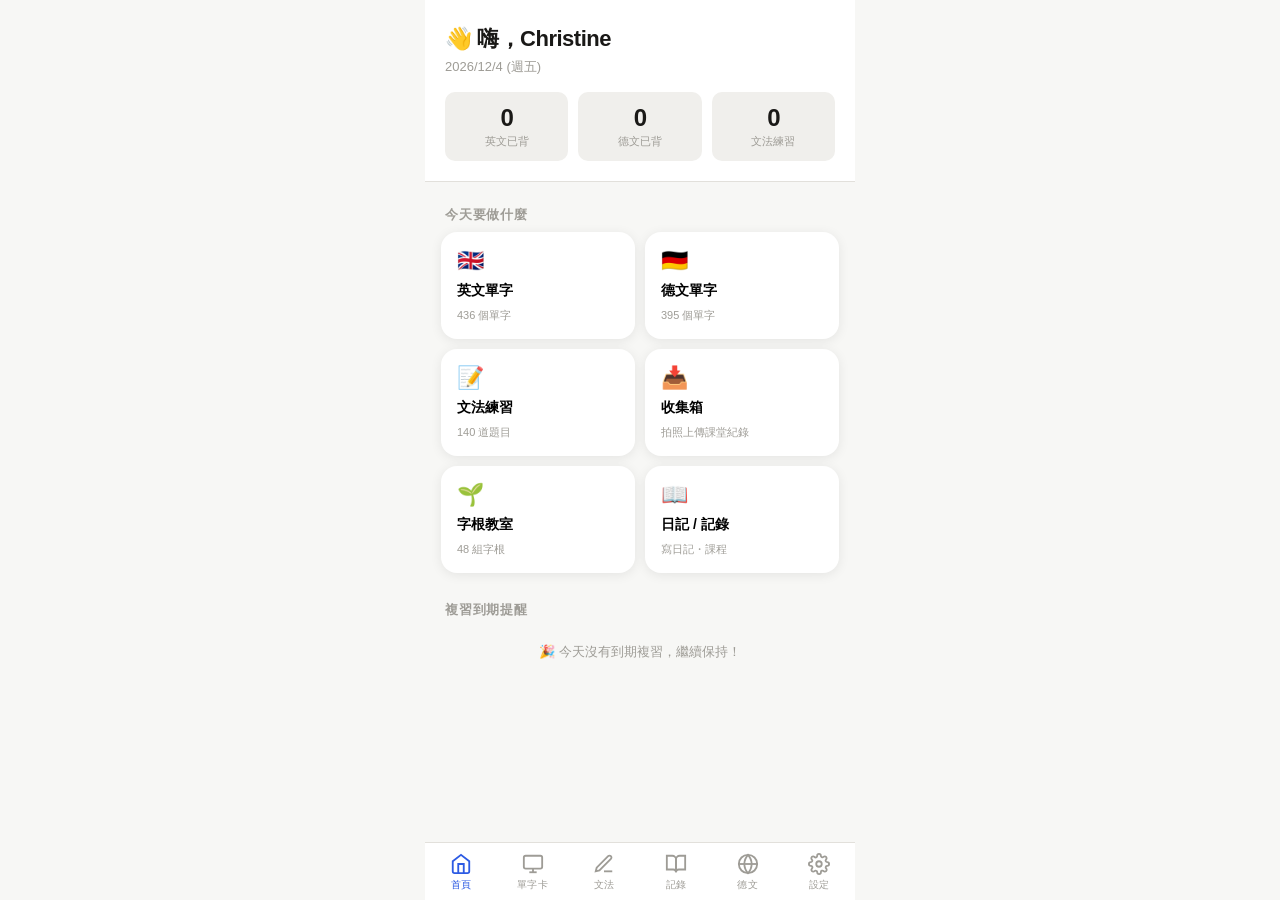
<file: index.html>
<!DOCTYPE html>
<html lang="zh-TW">
<head>
<meta charset="UTF-8">
<meta name="viewport" content="width=device-width, initial-scale=1.0, maximum-scale=1.0, user-scalable=no">
<meta name="apple-mobile-web-app-capable" content="yes">
<meta name="apple-mobile-web-app-status-bar-style" content="black-translucent">
<meta name="apple-mobile-web-app-title" content="語言複習">
<title>Language Review</title>
<script src="data.js"></script>
<style>
  /* ===== TOKENS ===== */
  :root {
    --bg: #F7F7F5;
    --surface: #FFFFFF;
    --surface2: #F0EFec;
    --border: #E2E0DB;
    --text: #1A1917;
    --text2: #6B6860;
    --text3: #9E9C96;
    --en: #2D5BE3;
    --en-light: #EBF0FD;
    --de: #C0392B;
    --de-light: #FDECEA;
    --green: #1A7F4B;
    --green-light: #E6F5EE;
    --amber: #B45309;
    --amber-light: #FEF3C7;
    --radius: 16px;
    --radius-sm: 10px;
    --shadow: 0 2px 12px rgba(0,0,0,0.08);
    --shadow-card: 0 4px 24px rgba(0,0,0,0.12);
    --font: -apple-system, 'SF Pro Display', 'Helvetica Neue', sans-serif;
    --safe-bottom: env(safe-area-inset-bottom, 0px);
  }

  /* ===== RESET ===== */
  *, *::before, *::after { box-sizing: border-box; margin: 0; padding: 0; }
  html, body { height: 100%; overflow: hidden; }
  body {
    font-family: var(--font);
    background: var(--bg);
    color: var(--text);
    -webkit-tap-highlight-color: transparent;
    -webkit-font-smoothing: antialiased;
  }
  button { border: none; cursor: pointer; font-family: var(--font); background: none; }
  input, textarea { font-family: var(--font); outline: none; border: none; }

  /* ===== LAYOUT ===== */
  #app {
    display: flex;
    flex-direction: column;
    height: 100vh;
    max-width: 430px;
    margin: 0 auto;
    position: relative;
    overflow: hidden;
  }
  #content {
    flex: 1;
    overflow-y: auto;
    overflow-x: hidden;
    -webkit-overflow-scrolling: touch;
    padding-bottom: calc(72px + var(--safe-bottom));
  }
  #content::-webkit-scrollbar { display: none; }

  /* ===== TOP BAR ===== */
  .topbar {
    background: var(--surface);
    padding: 16px 20px 12px;
    display: flex;
    align-items: center;
    justify-content: space-between;
    border-bottom: 1px solid var(--border);
    position: sticky;
    top: 0;
    z-index: 10;
  }
  .topbar-title { font-size: 17px; font-weight: 600; letter-spacing: -0.3px; }
  .topbar-sub { font-size: 12px; color: var(--text3); margin-top: 1px; }
  .topbar-action {
    width: 36px; height: 36px;
    border-radius: 50%;
    background: var(--surface2);
    display: flex; align-items: center; justify-content: center;
    font-size: 16px;
    transition: background 0.15s;
  }
  .topbar-action:active { background: var(--border); }

  /* ===== BOTTOM NAV ===== */
  #nav {
    position: fixed;
    bottom: 0; left: 50%; transform: translateX(-50%);
    width: 100%; max-width: 430px;
    background: rgba(255,255,255,0.95);
    backdrop-filter: blur(20px);
    -webkit-backdrop-filter: blur(20px);
    border-top: 1px solid var(--border);
    display: flex;
    padding-bottom: var(--safe-bottom);
    z-index: 100;
  }
  .nav-item {
    flex: 1;
    display: flex; flex-direction: column;
    align-items: center; justify-content: center;
    padding: 10px 0 8px;
    gap: 3px;
    color: var(--text3);
    transition: color 0.15s;
    -webkit-tap-highlight-color: transparent;
  }
  .nav-item.active { color: var(--en); }
  .nav-item svg { width: 22px; height: 22px; }
  .nav-item span { font-size: 10px; font-weight: 500; letter-spacing: 0.2px; }

  /* ===== PAGES ===== */
  .page { display: none; }
  .page.active { display: block; }

  /* ===== SECTION HEADER ===== */
  .section-header {
    padding: 20px 20px 8px;
    display: flex; align-items: center; justify-content: space-between;
  }
  .section-title { font-size: 13px; font-weight: 600; color: var(--text3); text-transform: uppercase; letter-spacing: 0.8px; }
  .section-action { font-size: 13px; color: var(--en); font-weight: 500; }

  /* ===== CARDS ===== */
  .card {
    background: var(--surface);
    border-radius: var(--radius);
    margin: 0 16px 12px;
    padding: 16px;
    box-shadow: var(--shadow);
  }
  .card-sm {
    background: var(--surface);
    border-radius: var(--radius-sm);
    padding: 12px 14px;
    box-shadow: var(--shadow);
  }

  /* ===== TAGS ===== */
  .tag {
    display: inline-flex; align-items: center;
    padding: 3px 8px;
    border-radius: 20px;
    font-size: 11px; font-weight: 600;
    letter-spacing: 0.3px;
  }
  .tag-en { background: var(--en-light); color: var(--en); }
  .tag-de { background: var(--de-light); color: var(--de); }
  .tag-green { background: var(--green-light); color: var(--green); }
  .tag-amber { background: var(--amber-light); color: var(--amber); }

  /* ===== HOME PAGE ===== */
  .home-hero {
    padding: 24px 20px 20px;
    background: var(--surface);
    border-bottom: 1px solid var(--border);
    margin-bottom: 4px;
  }
  .home-greeting { font-size: 22px; font-weight: 700; letter-spacing: -0.5px; }
  .home-date { font-size: 13px; color: var(--text3); margin-top: 4px; }
  .streak-row {
    display: flex; gap: 10px; margin-top: 16px;
  }
  .streak-box {
    flex: 1;
    background: var(--surface2);
    border-radius: var(--radius-sm);
    padding: 12px;
    text-align: center;
  }
  .streak-num { font-size: 24px; font-weight: 700; letter-spacing: -1px; }
  .streak-label { font-size: 11px; color: var(--text3); margin-top: 2px; }
  .quick-actions {
    display: grid; grid-template-columns: 1fr 1fr;
    gap: 10px; padding: 0 16px 8px;
  }
  .quick-btn {
    background: var(--surface);
    border-radius: var(--radius);
    padding: 16px;
    display: flex; flex-direction: column;
    gap: 8px;
    box-shadow: var(--shadow);
    transition: transform 0.1s;
    text-align: left;
  }
  .quick-btn:active { transform: scale(0.97); }
  .quick-btn-icon { font-size: 22px; }
  .quick-btn-title { font-size: 14px; font-weight: 600; }
  .quick-btn-sub { font-size: 11px; color: var(--text3); }

  /* ===== FLASHCARD ===== */
  .flashcard-container {
    padding: 20px 20px 0;
    position: relative;
  }
  .lang-toggle {
    display: flex;
    background: var(--surface2);
    border-radius: 12px;
    padding: 3px;
    margin-bottom: 16px;
  }
  .lang-toggle-btn {
    flex: 1; padding: 8px;
    border-radius: 9px;
    font-size: 13px; font-weight: 600;
    transition: all 0.2s;
    color: var(--text3);
  }
  .lang-toggle-btn.active {
    background: var(--surface);
    color: var(--text);
    box-shadow: 0 1px 4px rgba(0,0,0,0.1);
  }
  .flashcard-area {
    position: relative;
    height: 260px;
    user-select: none;
  }
  .flashcard {
    position: absolute; inset: 0;
    background: var(--surface);
    border-radius: 20px;
    box-shadow: var(--shadow-card);
    display: flex; flex-direction: column;
    align-items: center; justify-content: center;
    padding: 28px;
    text-align: center;
    cursor: pointer;
    transition: transform 0.3s ease;
    touch-action: pan-y;
  }
  .flashcard.flipped { background: var(--en-light); }
  .flashcard.flipped-de { background: var(--de-light); }
  .flashcard-top {
    position: absolute; top: 16px; left: 0; right: 0;
    display: flex; justify-content: center;
  }
  /* 發音按鈕（卡片右上角） */
  .speak-btn {
    position: absolute; top: 10px; right: 10px;
    width: 36px; height: 36px;
    border-radius: 50%;
    background: var(--surface2);
    display: flex; align-items: center; justify-content: center;
    font-size: 16px;
    z-index: 5;
  }
  .speak-btn:active { background: var(--border); }
  .speak-btn-inline {
    display: inline-flex; align-items: center; justify-content: center;
    width: 28px; height: 28px;
    border-radius: 50%;
    background: var(--surface2);
    font-size: 13px;
    margin-left: 6px;
    vertical-align: middle;
    flex: none;
  }
  .speak-btn-inline:active { background: var(--border); }
  .flashcard-word {
    font-size: 28px; font-weight: 700;
    letter-spacing: -0.5px;
    line-height: 1.2;
  }
  .flashcard-article {
    font-size: 16px; color: var(--de);
    font-weight: 600; margin-bottom: 4px;
  }
  .flashcard-pos {
    font-size: 12px; color: var(--text3);
    margin-top: 6px; font-style: italic;
  }
  .flashcard-meaning {
    font-size: 22px; font-weight: 600;
    margin-top: 8px; color: var(--text);
  }
  .flashcard-example {
    font-size: 12px; color: var(--text2);
    margin-top: 10px; line-height: 1.5;
    font-style: italic;
  }
  .flashcard-hint {
    position: absolute; bottom: 14px;
    font-size: 11px; color: var(--text3);
  }
  .swipe-indicators {
    display: flex; justify-content: space-between;
    padding: 10px 4px 0;
    font-size: 12px; color: var(--text3);
  }
  .swipe-indicators .left { color: var(--amber); }
  .swipe-indicators .right { color: var(--green); }
  .flashcard-actions {
    display: flex; gap: 12px; margin-top: 14px;
  }
  .fc-btn {
    flex: 1; padding: 14px;
    border-radius: 14px;
    font-size: 15px; font-weight: 600;
    transition: transform 0.1s;
  }
  .fc-btn:active { transform: scale(0.96); }
  .fc-btn-forget { background: var(--amber-light); color: var(--amber); }
  .fc-btn-know { background: var(--green-light); color: var(--green); }
  .flashcard-progress {
    margin: 14px 20px 0;
    display: flex; align-items: center; gap: 10px;
  }
  .progress-bar {
    flex: 1; height: 4px;
    background: var(--border);
    border-radius: 2px;
    overflow: hidden;
  }
  .progress-fill {
    height: 100%; background: var(--en);
    border-radius: 2px;
    transition: width 0.3s;
  }
  .progress-fill.de { background: var(--de); }
  .progress-text { font-size: 12px; color: var(--text3); white-space: nowrap; }

  /* typing mode */
  .typing-mode {
    padding: 20px;
  }
  .typing-card {
    background: var(--surface);
    border-radius: 20px;
    box-shadow: var(--shadow-card);
    padding: 28px 24px;
    text-align: center;
    margin-bottom: 16px;
    position: relative;
  }
  .typing-prompt { font-size: 13px; color: var(--text3); margin-bottom: 8px; }
  .typing-word { font-size: 26px; font-weight: 700; }
  .typing-input-wrap {
    display: flex; gap: 10px;
    margin-top: 16px;
  }
  .typing-input {
    flex: 1;
    background: var(--surface2);
    border-radius: 12px;
    padding: 14px 16px;
    font-size: 16px;
    color: var(--text);
    border: 2px solid transparent;
    transition: border-color 0.2s;
  }
  .typing-input:focus { border-color: var(--en); background: var(--surface); }
  .typing-input.correct { border-color: var(--green); background: var(--green-light); }
  .typing-input.wrong { border-color: var(--amber); background: var(--amber-light); }
  .typing-submit {
    background: var(--en);
    color: white;
    border-radius: 12px;
    padding: 0 18px;
    font-size: 15px; font-weight: 600;
  }
  .typing-submit:active { opacity: 0.85; }

  /* ===== GRAMMAR PAGE ===== */
  .grammar-card {
    background: var(--surface);
    border-radius: var(--radius);
    margin: 0 16px 12px;
    padding: 20px;
    box-shadow: var(--shadow);
  }
  /* 類別標籤列：可點擊展開規則 */
  .grammar-category-row {
    display: flex; align-items: center; gap: 8px;
    margin-bottom: 10px;
    cursor: pointer;
    user-select: none;
  }
  .grammar-category-label {
    font-size: 11px; font-weight: 600;
    text-transform: uppercase; letter-spacing: 0.8px;
    color: var(--text3);
  }
  .grammar-rule-toggle {
    font-size: 11px; color: var(--en);
    font-weight: 500;
  }
  .grammar-rule-detail {
    display: none;
    font-size: 12px; color: var(--text2);
    background: var(--en-light);
    border-radius: 8px;
    padding: 8px 10px;
    margin-bottom: 10px;
    line-height: 1.5;
  }
  .grammar-rule-detail.show { display: block; }
  .grammar-question {
    font-size: 16px; font-weight: 600; line-height: 1.4;
    margin-bottom: 12px;
  }
  .grammar-choices {
    display: flex; flex-direction: column; gap: 8px;
  }
  .grammar-choice {
    background: var(--surface2);
    border-radius: 10px;
    padding: 12px 14px;
    font-size: 14px;
    text-align: left;
    transition: background 0.15s;
    border: 2px solid transparent;
  }
  .grammar-choice:active { background: var(--border); }
  .grammar-choice.correct { background: var(--green-light); border-color: var(--green); color: var(--green); }
  .grammar-choice.wrong { background: var(--de-light); border-color: var(--de); color: var(--de); }
  .grammar-explanation {
    display: none;
    margin-top: 12px;
    padding: 12px;
    background: var(--surface2);
    border-radius: 10px;
    font-size: 13px;
    line-height: 1.6;
    color: var(--text2);
  }
  .grammar-explanation.show { display: block; }
  .grammar-nav-btn {
    width: 100%; padding: 14px;
    background: var(--en);
    color: white;
    border-radius: 12px;
    font-size: 15px; font-weight: 600;
    margin-top: 12px;
    transition: opacity 0.15s;
  }
  .grammar-nav-btn:active { opacity: 0.85; }
  .grammar-ai-btn {
    width: 100%; padding: 12px;
    background: var(--surface2);
    color: var(--text2);
    border-radius: 12px;
    font-size: 13px; font-weight: 500;
    margin-top: 8px;
    display: flex; align-items: center; justify-content: center; gap: 6px;
  }
  .grammar-stats {
    display: flex; gap: 10px;
    padding: 0 16px 12px;
  }
  .grammar-stat {
    flex: 1; background: var(--surface);
    border-radius: var(--radius-sm);
    padding: 12px;
    text-align: center;
    box-shadow: var(--shadow);
  }
  .grammar-stat-num { font-size: 22px; font-weight: 700; }
  .grammar-stat-label { font-size: 11px; color: var(--text3); margin-top: 2px; }
  .filter-row {
    display: flex; gap: 8px;
    padding: 0 16px 12px;
    overflow-x: auto;
  }
  .filter-row::-webkit-scrollbar { display: none; }
  .filter-chip {
    padding: 6px 14px;
    border-radius: 20px;
    font-size: 12px; font-weight: 600;
    background: var(--surface2);
    color: var(--text3);
    white-space: nowrap;
    transition: all 0.15s;
  }
  .filter-chip.active { background: var(--en); color: white; }

  /* ===== 找錯誤題型樣式 ===== */
  .error-find-badge {
    display: inline-flex; align-items: center; gap: 4px;
    padding: 3px 10px;
    border-radius: 20px;
    font-size: 11px; font-weight: 600;
    background: var(--amber-light); color: var(--amber);
    margin-bottom: 10px;
  }
  .error-find-instruction {
    font-size: 13px; color: var(--text2);
    margin-bottom: 14px; line-height: 1.5;
  }
  .error-find-sentence {
    display: flex; flex-wrap: wrap; gap: 6px;
    padding: 16px;
    background: var(--surface2);
    border-radius: 12px;
    margin-bottom: 14px;
    line-height: 1.8;
  }
  .word-token {
    display: inline-block;
    padding: 4px 8px;
    border-radius: 8px;
    font-size: 15px; font-weight: 500;
    cursor: pointer;
    border: 2px solid transparent;
    transition: all 0.15s;
    background: var(--surface);
  }
  .word-token:active { transform: scale(0.93); }
  .word-token.found-error {
    background: var(--de-light);
    border-color: var(--de);
    color: var(--de);
    font-weight: 700;
  }
  .word-token.not-error {
    opacity: 0.45;
    cursor: default;
  }
  .word-token.punctuation {
    background: none;
    border: none;
    cursor: default;
    padding: 4px 2px;
    color: var(--text3);
    font-size: 15px;
  }
  .error-find-feedback {
    font-size: 13px;
    padding: 8px 12px;
    border-radius: 8px;
    margin-bottom: 10px;
    line-height: 1.5;
  }
  .error-find-feedback.hint {
    background: var(--amber-light);
    color: var(--amber);
  }
  .error-find-feedback.success {
    background: var(--green-light);
    color: var(--green);
    font-weight: 600;
  }
  /* 第二步：選正確替換 */
  .word-fix-section {
    margin-top: 4px;
  }
  .word-fix-prompt {
    font-size: 14px; font-weight: 600;
    margin-bottom: 10px; color: var(--text);
  }
  .word-fix-prompt .error-word {
    color: var(--de);
    text-decoration: line-through;
    margin-right: 4px;
  }
  .word-fix-choices {
    display: flex; flex-direction: column; gap: 8px;
  }
  .word-fix-choice {
    background: var(--surface2);
    border-radius: 10px;
    padding: 11px 14px;
    font-size: 14px;
    text-align: left;
    border: 2px solid transparent;
    transition: all 0.15s;
  }
  .word-fix-choice:active { background: var(--border); }
  .word-fix-choice.correct { background: var(--green-light); border-color: var(--green); color: var(--green); font-weight: 600; }
  .word-fix-choice.wrong { background: var(--de-light); border-color: var(--de); color: var(--de); }

  /* ===== DIARY / RECORDS PAGE ===== */
  .diary-input-card {
    background: var(--surface);
    border-radius: var(--radius);
    margin: 0 16px 12px;
    padding: 16px;
    box-shadow: var(--shadow);
  }
  .diary-textarea {
    width: 100%;
    min-height: 120px;
    background: var(--surface2);
    border-radius: 10px;
    padding: 12px;
    font-size: 15px; line-height: 1.6;
    resize: none;
    color: var(--text);
  }
  .diary-textarea:focus { background: var(--surface); }
  .diary-toolbar {
    display: flex; gap: 8px; margin-top: 10px;
  }
  .diary-submit {
    flex: 1; padding: 12px;
    background: var(--en); color: white;
    border-radius: 10px;
    font-size: 14px; font-weight: 600;
  }
  .diary-submit:active { opacity: 0.85; }
  .diary-ai-btn {
    padding: 12px 14px;
    background: var(--surface2);
    border-radius: 10px;
    font-size: 13px;
  }
  .diary-entry {
    background: var(--surface);
    border-radius: var(--radius);
    margin: 0 16px 10px;
    padding: 16px;
    box-shadow: var(--shadow);
  }
  .diary-entry-date { font-size: 11px; color: var(--text3); margin-bottom: 6px; }
  .diary-entry-text { font-size: 14px; line-height: 1.6; color: var(--text); }
  .diary-entry-corrections {
    margin-top: 10px;
    padding-top: 10px;
    border-top: 1px solid var(--border);
  }
  .correction-item { font-size: 12px; line-height: 1.5; margin-bottom: 4px; }
  .correction-wrong { color: var(--de); text-decoration: line-through; }
  .correction-right { color: var(--green); }

  /* engoo record */
  .record-input {
    width: 100%;
    background: var(--surface2);
    border-radius: 10px;
    padding: 12px;
    font-size: 15px;
    color: var(--text);
    margin-bottom: 8px;
  }
  .record-input:focus { background: var(--surface); }

  /* cambly history */
  .cambly-item {
    background: var(--surface);
    border-radius: var(--radius);
    margin: 0 16px 10px;
    padding: 14px 16px;
    box-shadow: var(--shadow);
    display: flex; flex-direction: column; gap: 4px;
  }
  .cambly-item-header {
    display: flex; align-items: center; justify-content: space-between;
  }
  .cambly-item-date { font-size: 12px; color: var(--text3); }
  .cambly-item-tutor { font-size: 12px; color: var(--en); font-weight: 500; }
  .cambly-item-topic { font-size: 14px; font-weight: 500; line-height: 1.4; }

  /* ===== 收集箱 (INBOX) ===== */
  .inbox-photo-preview {
    display: flex;
    flex-wrap: wrap;
    gap: 8px;
    margin-top: 10px;
  }
  .inbox-photo-thumb {
    position: relative;
    width: 72px; height: 72px;
    border-radius: 10px;
    overflow: hidden;
    background: var(--surface2);
  }
  .inbox-photo-thumb img {
    width: 100%; height: 100%;
    object-fit: cover;
  }
  .inbox-pdf-thumb {
    width: 100%; height: 100%;
    display: flex; flex-direction: column;
    align-items: center; justify-content: center;
    gap: 2px;
    font-size: 20px;
    background: var(--de-light);
  }
  .inbox-pdf-thumb span {
    font-size: 9px;
    color: var(--text2);
    max-width: 64px;
    overflow: hidden;
    text-overflow: ellipsis;
    white-space: nowrap;
  }
  .inbox-photo-remove {
    position: absolute; top: 2px; right: 2px;
    width: 20px; height: 20px;
    border-radius: 50%;
    background: rgba(0,0,0,0.6);
    color: white;
    font-size: 11px;
    display: flex; align-items: center; justify-content: center;
  }
  .inbox-item {
    background: var(--surface);
    border-radius: var(--radius-sm);
    margin: 0 16px 10px;
    padding: 12px 14px;
    box-shadow: var(--shadow);
  }
  .inbox-item-header {
    display: flex; align-items: center; justify-content: space-between;
    margin-bottom: 8px;
  }
  .inbox-item-remove {
    font-size: 13px; color: var(--de); font-weight: 600;
    padding: 4px 8px;
  }
  .inbox-field {
    display: flex; align-items: center; gap: 8px;
    margin-bottom: 6px;
  }
  .inbox-field-label {
    font-size: 11px; color: var(--text3);
    width: 44px; flex: none;
  }
  .inbox-field-input {
    flex: 1;
    background: var(--surface2);
    border-radius: 8px;
    padding: 8px 10px;
    font-size: 14px;
    color: var(--text);
  }
  .inbox-field-input:focus { background: var(--en-light); }

  /* ===== GERMAN PAGE ===== */
  .pr-card {
    background: var(--surface);
    border-radius: var(--radius);
    margin: 0 16px 10px;
    padding: 16px;
    box-shadow: var(--shadow);
  }
  .pr-title {
    font-size: 15px; font-weight: 700; margin-bottom: 6px;
    color: var(--de);
  }
  .pr-rule { font-size: 13px; line-height: 1.5; color: var(--text2); margin-bottom: 10px; }
  .pr-examples { display: flex; flex-wrap: wrap; gap: 6px; }
  .pr-example {
    background: var(--de-light);
    border-radius: 8px;
    padding: 6px 10px;
    font-size: 12px;
  }
  .pr-example-word { font-weight: 600; color: var(--de); }
  .pr-example-pron { color: var(--text3); font-size: 11px; }
  .pr-example-meaning { color: var(--text2); }
  .pr-notes {
    margin-top: 10px;
    padding: 8px 10px;
    background: var(--amber-light);
    border-radius: 8px;
    font-size: 12px; color: var(--amber);
  }
  /* 格位速查表 */
  .case-table-wrap { overflow-x: auto; margin-bottom: 14px; }
  .case-table { width: 100%; border-collapse: collapse; font-size: 12px; white-space: nowrap; }
  .case-table caption { text-align: left; font-weight: 700; font-size: 13px; margin-bottom: 6px; color: var(--de); caption-side: top; }
  .case-table th, .case-table td { border: 1px solid var(--border); padding: 6px 8px; text-align: center; }
  .case-table th { background: var(--surface2); font-weight: 600; }
  .case-table td:first-child, .case-table th:first-child { text-align: left; font-weight: 600; color: var(--text2); }

  /* ===== SETTINGS PAGE ===== */
  .settings-section {
    padding: 0 16px 8px;
  }
  .settings-item {
    background: var(--surface);
    border-radius: var(--radius-sm);
    margin-bottom: 8px;
    padding: 14px 16px;
    display: flex; align-items: center; justify-content: space-between;
    box-shadow: var(--shadow);
  }
  .settings-item-left { display: flex; flex-direction: column; gap: 2px; }
  .settings-item-title { font-size: 15px; font-weight: 500; }
  .settings-item-sub { font-size: 12px; color: var(--text3); }
  .settings-input {
    width: 100%;
    background: var(--surface2);
    border-radius: 10px;
    padding: 10px 12px;
    font-size: 14px;
    color: var(--text);
    margin-top: 6px;
  }
  .settings-group-header {
    cursor: pointer;
    user-select: none;
  }
  .settings-group-header .chevron {
    font-size: 12px;
    color: var(--text3);
    transition: transform 0.15s;
    display: inline-block;
  }
  .settings-group-header.open .chevron { transform: rotate(90deg); }
  .settings-group-body { display: none; }
  .settings-group-body.open { display: block; }
  .settings-save-btn {
    width: 100%; padding: 14px;
    background: var(--en); color: white;
    border-radius: 12px;
    font-size: 15px; font-weight: 600;
    margin-top: 8px;
  }

  /* ===== AI Loading ===== */
  .ai-loading {
    display: flex; align-items: center; gap: 8px;
    padding: 12px 16px;
    background: var(--surface2);
    border-radius: 10px;
    font-size: 13px; color: var(--text3);
  }
  .ai-dots {
    display: flex; gap: 4px;
  }
  .ai-dot {
    width: 6px; height: 6px;
    border-radius: 50%;
    background: var(--text3);
    animation: bounce 1.2s infinite;
  }
  .ai-dot:nth-child(2) { animation-delay: 0.2s; }
  .ai-dot:nth-child(3) { animation-delay: 0.4s; }
  @keyframes bounce {
    0%, 80%, 100% { transform: translateY(0); }
    40% { transform: translateY(-6px); }
  }

  /* AI result box */
  .ai-result {
    background: var(--surface2);
    border-radius: 10px;
    padding: 12px 14px;
    font-size: 13px;
    line-height: 1.7;
    color: var(--text);
    margin-top: 10px;
    border-left: 3px solid var(--en);
  }
  .ai-result.de { border-left-color: var(--de); }

  /* ===== TOAST ===== */
  .toast {
    position: fixed;
    bottom: calc(80px + var(--safe-bottom));
    left: 50%; transform: translateX(-50%) translateY(20px);
    background: var(--text);
    color: white;
    padding: 10px 20px;
    border-radius: 20px;
    font-size: 13px; font-weight: 500;
    opacity: 0;
    transition: all 0.3s;
    z-index: 999;
    pointer-events: none;
    white-space: nowrap;
    max-width: 90vw;
    overflow: hidden;
    text-overflow: ellipsis;
  }
  .toast.show {
    opacity: 1;
    transform: translateX(-50%) translateY(0);
  }

  /* swipe animation */
  @keyframes swipeRight {
    to { transform: translateX(120%) rotate(15deg); opacity: 0; }
  }
  @keyframes swipeLeft {
    to { transform: translateX(-120%) rotate(-15deg); opacity: 0; }
  }
  .swiping-right { animation: swipeRight 0.3s ease forwards; }
  .swiping-left { animation: swipeLeft 0.3s ease forwards; }

  /* empty state */
  .empty-state {
    text-align: center;
    padding: 48px 24px;
    color: var(--text3);
  }
  .empty-state-icon { font-size: 40px; margin-bottom: 12px; }
  .empty-state-text { font-size: 15px; font-weight: 500; color: var(--text2); }
  .empty-state-sub { font-size: 13px; margin-top: 6px; }
</style>
</head>
<body>
<div id="app">

  <!-- ===== CONTENT ===== -->
  <div id="content">

    <!-- HOME -->
    <div id="page-home" class="page active">
      <div class="home-hero">
        <div class="home-greeting">👋 嗨，Christine</div>
        <div class="home-date" id="home-date">今天是學習的好日子</div>
        <div class="streak-row">
          <div class="streak-box">
            <div class="streak-num" id="streak-en">—</div>
            <div class="streak-label">英文已背</div>
          </div>
          <div class="streak-box">
            <div class="streak-num" id="streak-de">—</div>
            <div class="streak-label">德文已背</div>
          </div>
          <div class="streak-box">
            <div class="streak-num" id="streak-grammar">—</div>
            <div class="streak-label">文法練習</div>
          </div>
        </div>
      </div>

      <div class="section-header">
        <span class="section-title">今天要做什麼</span>
      </div>
      <div class="quick-actions">
        <button class="quick-btn" onclick="goTo('vocab','en')">
          <span class="quick-btn-icon">🇬🇧</span>
          <span class="quick-btn-title">英文單字</span>
          <span class="quick-btn-sub" id="home-en-count">載入中…</span>
        </button>
        <button class="quick-btn" onclick="goTo('vocab','de')">
          <span class="quick-btn-icon">🇩🇪</span>
          <span class="quick-btn-title">德文單字</span>
          <span class="quick-btn-sub" id="home-de-count">載入中…</span>
        </button>
        <button class="quick-btn" onclick="goTo('grammar',null)">
          <span class="quick-btn-icon">📝</span>
          <span class="quick-btn-title">文法練習</span>
          <span class="quick-btn-sub" id="home-grammar-count">載入中…</span>
        </button>
        <button class="quick-btn" onclick="goTo('diary',null); setDiaryTab('inbox')">
          <span class="quick-btn-icon">📥</span>
          <span class="quick-btn-title">收集箱</span>
          <span class="quick-btn-sub">拍照上傳課堂紀錄</span>
        </button>
        <button class="quick-btn" onclick="goTo('roots',null)">
          <span class="quick-btn-icon">🌱</span>
          <span class="quick-btn-title">字根教室</span>
          <span class="quick-btn-sub" id="home-roots-count">雅思字根拆解</span>
        </button>
        <button class="quick-btn" onclick="goTo('diary',null); setDiaryTab('diary')">
          <span class="quick-btn-icon">📖</span>
          <span class="quick-btn-title">日記 / 記錄</span>
          <span class="quick-btn-sub">寫日記・課程</span>
        </button>
      </div>

      <div class="section-header">
        <span class="section-title">複習到期提醒</span>
      </div>
      <div id="due-list" style="padding: 0 16px 12px;">
        <!-- filled by JS -->
      </div>
    </div>

    <!-- VOCABULARY -->
    <div id="page-vocab" class="page">
      <div class="topbar">
        <div>
          <div class="topbar-title" id="vocab-title">英文單字</div>
          <div class="topbar-sub" id="vocab-mode-label">翻牌模式</div>
        </div>
      </div>

      <!-- lang toggle -->
      <div style="padding: 16px 16px 0;">
        <div class="lang-toggle">
          <button class="lang-toggle-btn active" id="lang-en-btn" onclick="setVocabLang('en')">🇬🇧 英文</button>
          <button class="lang-toggle-btn" id="lang-de-btn" onclick="setVocabLang('de')">🇩🇪 德文</button>
        </div>
      </div>

      <!-- 模式切換：翻牌 / 打字 / 字根實驗室 -->
      <div class="filter-row" style="padding-top: 12px;">
        <button class="filter-chip active" id="vmode-flip" onclick="setVocabMode('flip')">🃏 翻牌</button>
        <button class="filter-chip" id="vmode-type" onclick="setVocabMode('type')">⌨️ 打字</button>
        <button class="filter-chip" id="vmode-roots" onclick="setVocabMode('roots')">🔎 字根實驗室</button>
      </div>

      <!-- flashcard mode -->
      <div id="flashcard-mode">
        <div class="flashcard-container">
          <div class="flashcard-area" id="flashcard-area">
            <div class="flashcard" id="flashcard" onclick="flipCard()">
              <button class="speak-btn" onclick="event.stopPropagation(); speakCurrentWord();" title="發音">🔊</button>
              <div class="flashcard-top">
                <span class="tag" id="fc-tag">翻牌</span>
              </div>
              <div id="fc-article" class="flashcard-article"></div>
              <div class="flashcard-word" id="fc-word">載入中…</div>
              <div class="flashcard-pos" id="fc-pos"></div>
              <div id="fc-back" style="display:none; width:100%;">
                <div class="flashcard-meaning" id="fc-meaning"></div>
                <div class="flashcard-example" id="fc-example"></div>
                <button class="speak-btn-inline" onclick="event.stopPropagation(); speakCurrentExample();" title="唸例句">📢</button>
              </div>
              <div class="flashcard-hint" id="fc-hint">點擊翻面</div>
            </div>
          </div>
          <div class="swipe-indicators">
            <span class="left">← 還需要再記</span>
            <span class="right">認識了 →</span>
          </div>
          <div class="flashcard-actions">
            <button class="fc-btn fc-btn-forget" onclick="swipeCard('left')">😅 還不熟</button>
            <button class="fc-btn fc-btn-know" onclick="swipeCard('right')">✅ 認識了</button>
          </div>
          <div class="flashcard-progress">
            <div class="progress-bar"><div class="progress-fill" id="fc-progress"></div></div>
            <span class="progress-text" id="fc-progress-text">0 / 0</span>
          </div>
          <!-- AI example button -->
          <div style="padding: 12px 0 0;">
            <button class="grammar-ai-btn" onclick="getAIExample()" id="ai-example-btn">
              ✨ AI 生成例句幫助記憶
            </button>
            <div id="ai-example-result"></div>
          </div>
        </div>
      </div>

      <!-- typing mode -->
      <div id="typing-mode-view" style="display:none;">
        <div class="typing-mode">
          <div class="typing-card">
            <button class="speak-btn" onclick="speakCurrentWord()" title="發音">🔊</button>
            <div class="typing-prompt" id="typing-prompt">看中文，輸入英文</div>
            <div class="typing-word" id="typing-word">載入中…</div>
            <div id="typing-hint" style="font-size:12px; color:var(--text3); margin-top:6px;"></div>
          </div>
          <div class="typing-input-wrap">
            <input class="typing-input" id="typing-input" placeholder="在這裡輸入答案…" autocomplete="off" autocorrect="off" autocapitalize="off" spellcheck="false">
            <button class="typing-submit" onclick="checkTyping()">確認</button>
          </div>
          <div id="typing-feedback" style="margin-top:12px;"></div>
          <div class="flashcard-progress" style="margin-top:16px;">
            <div class="progress-bar"><div class="progress-fill" id="typing-progress"></div></div>
            <span class="progress-text" id="typing-progress-text">0 / 0</span>
          </div>
        </div>
      </div>
    </div>

    <!-- GRAMMAR -->
    <div id="page-grammar" class="page">
      <div class="topbar">
        <div>
          <div class="topbar-title">文法練習</div>
          <div class="topbar-sub">英文文法 × AI 出題</div>
        </div>
        <button class="topbar-action" onclick="refreshGrammar()">🔄</button>
      </div>

      <div class="grammar-stats">
        <div class="grammar-stat">
          <div class="grammar-stat-num" id="gs-correct" style="color:var(--green);">0</div>
          <div class="grammar-stat-label">答對</div>
        </div>
        <div class="grammar-stat">
          <div class="grammar-stat-num" id="gs-wrong" style="color:var(--de);">0</div>
          <div class="grammar-stat-label">答錯</div>
        </div>
        <div class="grammar-stat">
          <div class="grammar-stat-num" id="gs-total">0</div>
          <div class="grammar-stat-label">已練習</div>
        </div>
      </div>

      <div class="filter-row">
        <button class="filter-chip active" onclick="setGrammarFilter('all', this)">全部</button>
        <button class="filter-chip" onclick="setGrammarFilter('past_tense', this)">過去式</button>
        <button class="filter-chip" onclick="setGrammarFilter('subject_verb', this)">主詞一致</button>
        <button class="filter-chip" onclick="setGrammarFilter('preposition', this)">介系詞</button>
        <button class="filter-chip" onclick="setGrammarFilter('other', this)">其他</button>
        <button class="filter-chip" onclick="setGrammarFilter('weak', this)">⚠️ 弱點</button>
      </div>

      <div id="grammar-card-container">
        <!-- filled by JS -->
      </div>
    </div>

    <!-- DIARY / RECORDS -->
    <div id="page-diary" class="page">
      <div class="topbar">
        <div>
          <div class="topbar-title">記錄 & 收集</div>
          <div class="topbar-sub">日記 · Engoo · Cambly · 收集箱</div>
        </div>
      </div>

      <!-- sub tabs -->
      <div class="lang-toggle" style="margin: 12px 16px 0;">
        <button class="lang-toggle-btn active" id="diary-tab-diary" onclick="setDiaryTab('diary')">📔 日記</button>
        <button class="lang-toggle-btn" id="diary-tab-engoo" onclick="setDiaryTab('engoo')">📰 Engoo</button>
        <button class="lang-toggle-btn" id="diary-tab-cambly" onclick="setDiaryTab('cambly')">🎙️ Cambly</button>
        <button class="lang-toggle-btn" id="diary-tab-inbox" onclick="setDiaryTab('inbox')">📥 收集</button>
      </div>

      <!-- diary sub -->
      <div id="diary-sub-diary">
        <div class="section-header"><span class="section-title">今日英文日記</span></div>
        <div class="diary-input-card">
          <textarea class="diary-textarea" id="diary-text" placeholder="用英文寫下今天發生的事… (3句以上)&#10;提示：試著用過去式！"></textarea>
          <div class="diary-toolbar">
            <button class="diary-submit" onclick="submitDiary()">儲存日記</button>
            <button class="diary-ai-btn" onclick="checkDiaryAI()" title="AI 批改">✨ AI 批改</button>
          </div>
          <div id="diary-ai-result"></div>
        </div>
        <div class="section-header">
          <span class="section-title">過去日記</span>
          <button class="section-action" onclick="clearDiaries()">清除</button>
        </div>
        <div id="diary-list">
          <div class="empty-state"><div class="empty-state-icon">📝</div><div class="empty-state-text">還沒有日記</div><div class="empty-state-sub">每天寫 3 句，練習過去式！</div></div>
        </div>
      </div>

      <!-- engoo sub -->
      <div id="diary-sub-engoo" style="display:none;">
        <div class="section-header"><span class="section-title">✨ 貼上文章連結，AI 自動整理</span></div>
        <div class="diary-input-card">
          <div style="font-size:12px; color:var(--text3); line-height:1.6; margin-bottom:8px;">貼上 Engoo 文章連結 → AI 讀取文章，抽出值得學的單字與句型 → 進收集箱給你確認 → 儲存進資料庫，並自動建立閱讀記錄。</div>
          <input class="record-input" id="engoo-url" placeholder="https://engoo.com/app/daily-news/article/…" autocapitalize="off" autocorrect="off">
          <button class="diary-submit" style="width:100%; margin-top:4px;" onclick="analyzeEngooUrl()">✨ AI 分析文章</button>
          <div id="engoo-analyze-status"></div>
        </div>

        <!-- 手動記錄（次要選項，收合） -->
        <div class="section-header"><span class="section-title">或手動記錄</span></div>
        <div class="diary-input-card">
          <input class="record-input" id="engoo-title" placeholder="文章標題 (e.g. A 3D-Printed Rocket…)">
          <input class="record-input" id="engoo-date" type="date">
          <textarea class="diary-textarea" id="engoo-words" style="min-height:80px;" placeholder="不懂的單字，一行一個：&#10;orbit / 軌道"></textarea>
          <button class="diary-submit" style="width:100%; margin-top:8px; background:var(--surface2); color:var(--text);" onclick="submitEngoo()">儲存手動記錄</button>
        </div>
        <div class="section-header"><span class="section-title">閱讀紀錄</span></div>
        <div id="engoo-list">
          <div class="empty-state"><div class="empty-state-icon">📰</div><div class="empty-state-text">還沒有閱讀記錄</div><div class="empty-state-sub">每天讀一篇 Engoo 文章！</div></div>
        </div>
      </div>

      <!-- cambly sub -->
      <div id="diary-sub-cambly" style="display:none;">
        <div class="section-header">
          <span class="section-title">口語課歷史（共 <span id="cambly-count">0</span> 堂）</span>
        </div>
        <div id="cambly-list"><!-- filled by JS --></div>
      </div>

      <!-- 收集箱 sub -->
      <div id="diary-sub-inbox" style="display:none;">
        <div class="section-header"><span class="section-title">上傳課堂紀錄</span></div>
        <div class="diary-input-card">
          <div style="font-size:12px; color:var(--text3); line-height:1.6; margin-bottom:10px;">
            拍照、上傳 PDF 或貼上課堂內容 → AI 自動整理成單字/文法 → 確認後直接存進資料庫（GitHub）。
          </div>
          <textarea class="diary-textarea" id="inbox-text" style="min-height:90px;" placeholder="貼上文字內容（Cambly AI回饋、筆記…），或只上傳照片/PDF"></textarea>
          <div class="diary-toolbar">
            <button class="diary-ai-btn" style="flex:1;" onclick="document.getElementById('inbox-photo').click()">📷 選擇照片/PDF</button>
            <button class="diary-submit" style="flex:1.6;" onclick="analyzeInbox()">✨ AI 分析內容</button>
          </div>
          <input type="file" id="inbox-photo" accept="image/*,application/pdf" multiple style="display:none;" onchange="handleInboxPhoto(event)">
          <div id="inbox-photo-preview" class="inbox-photo-preview" style="display:none;"></div>
          <div id="inbox-analyze-status"></div>
        </div>

        <div class="section-header">
          <span class="section-title">待確認項目（<span id="inbox-count">0</span>）</span>
          <button class="section-action" onclick="clearInbox()">全部清除</button>
        </div>
        <div id="inbox-list">
          <div class="empty-state"><div class="empty-state-icon">📥</div><div class="empty-state-text">收集箱是空的</div><div class="empty-state-sub">上傳照片或文字，AI 幫你整理</div></div>
        </div>
        <div style="padding: 0 16px 20px;">
          <button class="settings-save-btn" style="background:var(--green); margin-top:0;" onclick="saveInboxToGithub()">💾 儲存到資料庫（GitHub）</button>
          <div id="inbox-save-status"></div>
        </div>
      </div>
    </div>

    <!-- GERMAN -->
    <div id="page-german" class="page">
      <div class="topbar">
        <div>
          <div class="topbar-title">德文基礎</div>
          <div class="topbar-sub">A1 發音 · 句型 · 文法</div>
        </div>
      </div>

      <div class="lang-toggle" style="margin: 12px 16px 0;">
        <button class="lang-toggle-btn active" id="de-tab-pr" onclick="setDeTab('pronunciation')">🔤 發音</button>
        <button class="lang-toggle-btn" id="de-tab-sentence" onclick="setDeTab('sentence')">💬 句型</button>
        <button class="lang-toggle-btn" id="de-tab-grammar" onclick="setDeTab('grammar')">📚 文法</button>
      </div>

      <div id="de-sub-pronunciation">
        <div class="section-header"><span class="section-title">德文發音規則</span></div>
        <div id="pronunciation-list"><!-- filled by JS --></div>
      </div>

      <div id="de-sub-sentence" style="display:none;">
        <div class="flashcard-container" style="padding-top: 16px;">
          <div class="flashcard-area" id="sentence-flashcard-area">
            <div class="flashcard" id="sentence-flashcard" onclick="flipSentenceCard()">
              <button class="speak-btn" onclick="event.stopPropagation(); speakCurrentSentence();" title="發音">🔊</button>
              <div class="flashcard-top">
                <span class="tag tag-de" id="sentence-unit-tag">單元</span>
              </div>
              <div class="flashcard-word" id="sentence-de" style="font-size: 22px;">載入中…</div>
              <div id="sentence-back" style="display:none; width:100%;">
                <div class="flashcard-meaning" id="sentence-zh"></div>
              </div>
              <div class="flashcard-hint" id="sentence-hint">點擊翻面看中文</div>
            </div>
          </div>
          <div class="flashcard-actions">
            <button class="fc-btn" style="background:var(--surface2); color:var(--text2);" onclick="prevSentence()">← 上一句</button>
            <button class="fc-btn fc-btn-know" onclick="nextSentence()">下一句 →</button>
          </div>
          <div class="flashcard-progress">
            <div class="progress-bar"><div class="progress-fill de" id="sentence-progress"></div></div>
            <span class="progress-text" id="sentence-progress-text">0 / 0</span>
          </div>
        </div>
        <div class="section-header" style="margin-top: 8px;"><span class="section-title">依單元瀏覽全部句子</span></div>
        <div id="sentence-list"><!-- filled by JS --></div>
      </div>

      <div id="de-sub-grammar" style="display:none;">
        <!-- 瀏覽 / 練習 / 動詞變化 模式切換 -->
        <div class="lang-toggle" style="margin: 12px 16px 0;">
          <button class="lang-toggle-btn active" id="degr-mode-browse" onclick="setDeGrammarMode('browse')">📖 瀏覽規則</button>
          <button class="lang-toggle-btn" id="degr-mode-practice" onclick="setDeGrammarMode('practice')">✏️ 練習</button>
          <button class="lang-toggle-btn" id="degr-mode-conjug" onclick="setDeGrammarMode('conjug')">🔤 動詞變化</button>
        </div>
        <div id="degr-browse-view">
          <!-- 格位速查表（v1.4.4 新增，B1 之路待辦）-->
          <div class="pr-card">
            <div class="grammar-category-row" onclick="toggleRuleDetail('case-table-detail')" style="margin-bottom:0;">
              <span class="pr-title" style="margin-bottom:0;">📐 格位速查表（定冠詞／不定冠詞／代名詞）</span>
              <span class="grammar-rule-toggle">展開 ▾</span>
            </div>
            <div class="grammar-rule-detail" id="case-table-detail" style="background:transparent; padding:0;">
              <div id="case-tables-container"><!-- filled by JS --></div>
            </div>
          </div>
          <div class="section-header"><span class="section-title">德文文法重點</span></div>
          <div id="de-grammar-list"><!-- filled by JS --></div>
        </div>
        <div id="degr-practice-view" style="display:none;">
          <div class="grammar-stats" style="padding-top:12px;">
            <div class="grammar-stat">
              <div class="grammar-stat-num" id="degr-correct" style="color:var(--green);">0</div>
              <div class="grammar-stat-label">答對</div>
            </div>
            <div class="grammar-stat">
              <div class="grammar-stat-num" id="degr-wrong" style="color:var(--de);">0</div>
              <div class="grammar-stat-label">答錯</div>
            </div>
            <div class="grammar-stat">
              <div class="grammar-stat-num" id="degr-cached">0</div>
              <div class="grammar-stat-label">題庫存量</div>
            </div>
          </div>
          <div id="degr-question-container"><!-- filled by JS --></div>
        </div>
        <div id="degr-conjug-view" style="display:none;">
          <div class="grammar-stats" style="padding-top:12px;">
            <div class="grammar-stat">
              <div class="grammar-stat-num" id="deconj-correct" style="color:var(--green);">0</div>
              <div class="grammar-stat-label">答對</div>
            </div>
            <div class="grammar-stat">
              <div class="grammar-stat-num" id="deconj-wrong" style="color:var(--de);">0</div>
              <div class="grammar-stat-label">答錯</div>
            </div>
            <div class="grammar-stat">
              <div class="grammar-stat-num" id="deconj-total">0</div>
              <div class="grammar-stat-label">已練習</div>
            </div>
          </div>
          <div id="deconj-question-container"><!-- filled by JS --></div>
        </div>
      </div>
    </div>

    <!-- ROOTS 字根教室（從首頁進入，無底部導航按鈕）-->
    <div id="page-roots" class="page">
      <div class="topbar">
        <div style="display:flex; align-items:center; gap:10px;">
          <button class="topbar-action" onclick="switchPage('home')" title="返回">←</button>
          <div>
            <div class="topbar-title">🌱 字根教室</div>
            <div class="topbar-sub">雅思高頻字根・AI 拆解查詢</div>
          </div>
        </div>
      </div>

      <!-- AI 查詢區 -->
      <div class="section-header"><span class="section-title">查詢單字的字根來源</span></div>
      <div class="diary-input-card">
        <div class="typing-input-wrap" style="margin-top:0;">
          <input class="typing-input" id="root-lookup-input" placeholder="輸入英文單字，例如 sustainable" autocomplete="off" autocapitalize="off">
          <button class="typing-submit" onclick="lookupRoot()">拆解</button>
        </div>
        <div id="root-lookup-result"></div>
      </div>

      <!-- 篩選 -->
      <div class="filter-row" style="padding-top:4px;">
        <button class="filter-chip active" onclick="setRootFilter('all', this)">全部</button>
        <button class="filter-chip" onclick="setRootFilter('root', this)">字根</button>
        <button class="filter-chip" onclick="setRootFilter('prefix', this)">字首</button>
        <button class="filter-chip" onclick="setRootFilter('suffix', this)">字尾</button>
        <button class="filter-chip" onclick="setRootFilter('user', this)">📒 我的查詢</button>
      </div>
      <div style="padding: 0 16px 8px;">
        <input class="record-input" id="root-search" placeholder="🔍 搜尋字根或例字…" oninput="renderRootList()" style="margin-bottom:0;">
      </div>
      <div id="root-list"><!-- filled by JS --></div>
    </div>

    <!-- SETTINGS -->
    <div id="page-settings" class="page">
      <div class="topbar">
        <div><div class="topbar-title">設定</div></div>
      </div>
      <div style="padding: 16px 0 0;">
        <div class="section-header settings-group-header" id="sg-header-ai" onclick="toggleSettingsGroup('ai')">
          <span class="section-title">AI 設定</span>
          <span class="chevron">▸</span>
        </div>
        <div class="settings-section settings-group-body" id="sg-body-ai">
          <div class="settings-item" style="flex-direction: column; align-items: stretch;">
            <div class="settings-item-title">Gemini API Key</div>
            <div class="settings-item-sub">用於 AI 批改日記、生成例句、收集箱辨識</div>
            <input class="settings-input" id="api-key-input" type="password" placeholder="貼上你的 Gemini API Key">
            <div class="settings-item-title" style="margin-top:12px;">Gemini 模型名稱</div>
            <div class="settings-item-sub">模型退役時只要改這裡，不用改程式碼</div>
            <input class="settings-input" id="gemini-model-input" placeholder="gemini-2.5-flash">
            <button class="settings-save-btn" onclick="saveApiSettings()">儲存 AI 設定</button>
          </div>
        </div>

        <div class="section-header settings-group-header" id="sg-header-github" style="margin-top:8px;" onclick="toggleSettingsGroup('github')">
          <span class="section-title">GitHub 同步（收集箱用）</span>
          <span class="chevron">▸</span>
        </div>
        <div class="settings-section settings-group-body" id="sg-body-github">
          <div class="settings-item" style="flex-direction: column; align-items: stretch;">
            <div class="settings-item-title">GitHub Token</div>
            <div class="settings-item-sub">Fine-grained token，只需這個 repo 的 Contents 讀寫權限</div>
            <input class="settings-input" id="github-token-input" type="password" placeholder="github_pat_...">
            <div class="settings-item-title" style="margin-top:12px;">Repo 擁有者（帳號名）</div>
            <input class="settings-input" id="github-owner-input" placeholder="例如：christine-tw">
            <div class="settings-item-title" style="margin-top:12px;">Repo 名稱</div>
            <input class="settings-input" id="github-repo-input" placeholder="例如：language-review">
            <div class="settings-item-title" style="margin-top:12px;">分支（通常是 main）</div>
            <input class="settings-input" id="github-branch-input" placeholder="main">
            <button class="settings-save-btn" onclick="saveGithubSettings()">儲存 GitHub 設定</button>
            <button class="settings-save-btn" style="background:var(--surface2); color:var(--text);" onclick="testGithubConnection()">🔌 測試連線</button>
            <div id="github-test-status"></div>
          </div>
        </div>

        <div class="section-header settings-group-header" id="sg-header-sync" style="margin-top:8px;" onclick="toggleSettingsGroup('sync')">
          <span class="section-title">☁️ 自動同步進度</span>
          <span class="chevron">▸</span>
        </div>
        <div class="settings-section settings-group-body" id="sg-body-sync">
          <div class="settings-item" style="flex-direction: column; align-items: stretch;">
            <div class="settings-item-sub" style="line-height:1.6;">開啟後：複習進度、日記、記錄會自動備份到 GitHub（每人一個進度檔），開 App 時自動還原最新進度。換手機不用再手動匯出。</div>
            <div class="settings-item-title" style="margin-top:12px;">使用者名稱</div>
            <div class="settings-item-sub">每個人用不同名稱，進度就完全分開（如 christine / murray）</div>
            <input class="settings-input" id="username-input" placeholder="christine">
            <div style="display:flex; align-items:center; justify-content:space-between; margin-top:12px;">
              <div class="settings-item-title">自動同步</div>
              <button id="autosync-toggle" onclick="toggleAutoSync()" style="font-size:14px; font-weight:600; color:var(--green);">已開啟</button>
            </div>
            <button class="settings-save-btn" onclick="saveSyncSettings()">儲存同步設定</button>
            <button class="settings-save-btn" style="background:var(--green);" onclick="pushProgress(true)">☁️ 立即同步</button>
            <div class="settings-item-sub" id="sync-status" style="margin-top:8px; text-align:center;">—</div>
          </div>
        </div>

        <div class="section-header settings-group-header" id="sg-header-data" style="margin-top:8px;" onclick="toggleSettingsGroup('data')">
          <span class="section-title">資料管理</span>
          <span class="chevron">▸</span>
        </div>
        <div class="settings-section settings-group-body" id="sg-body-data">
          <div class="settings-item">
            <div class="settings-item-left">
              <div class="settings-item-title">英文單字數量</div>
              <div class="settings-item-sub" id="settings-en-count">—</div>
            </div>
            <span class="tag tag-en">英文</span>
          </div>
          <div class="settings-item">
            <div class="settings-item-left">
              <div class="settings-item-title">德文單字數量</div>
              <div class="settings-item-sub" id="settings-de-count">—</div>
            </div>
            <span class="tag tag-de">德文</span>
          </div>
          <div class="settings-item">
            <div class="settings-item-left">
              <div class="settings-item-title">文法題數量</div>
              <div class="settings-item-sub" id="settings-grammar-count">—</div>
            </div>
            <span class="tag tag-green">文法</span>
          </div>
          <div class="settings-item">
            <div class="settings-item-left">
              <div class="settings-item-title">重置今日進度</div>
              <div class="settings-item-sub">清除今天的翻牌記錄</div>
            </div>
            <button onclick="resetToday()" style="font-size:13px; color:var(--de); font-weight:600;">重置</button>
          </div>
          <div class="settings-item">
            <div class="settings-item-left">
              <div class="settings-item-title">清除所有複習排程</div>
              <div class="settings-item-sub">重新開始間隔複習</div>
            </div>
            <button onclick="resetAllSchedule()" style="font-size:13px; color:var(--de); font-weight:600;">清除</button>
          </div>
        </div>

        <div class="section-header settings-group-header" id="sg-header-backup" style="margin-top:8px;" onclick="toggleSettingsGroup('backup')">
          <span class="section-title">資料備份 & 轉移</span>
          <span class="chevron">▸</span>
        </div>
        <div class="settings-section settings-group-body" id="sg-body-backup">
          <div class="card" style="display:flex; flex-direction:column; gap:10px;">
            <div style="font-size:13px; color:var(--text2); line-height:1.6;">
              匯出後會下載一個 <strong>.json</strong> 檔案，存到 iCloud 或任何地方。<br>
              換手機或換裝置時，用匯入還原所有資料。
            </div>
            <button class="settings-save-btn" onclick="exportData()" style="background:var(--green);">
              📤 匯出所有資料
            </button>
            <button class="settings-save-btn" onclick="document.getElementById('import-file').click()" style="background:var(--surface2); color:var(--text);">
              📥 匯入資料（從備份還原）
            </button>
            <input type="file" id="import-file" accept=".json" style="display:none;" onchange="importData(event)">
            <div id="import-status"></div>
          </div>
        </div>

        <div class="section-header settings-group-header" id="sg-header-howto" style="margin-top:8px;" onclick="toggleSettingsGroup('howto')">
          <span class="section-title">資料更新方式</span>
          <span class="chevron">▸</span>
        </div>
        <div class="settings-section settings-group-body" id="sg-body-howto">
          <div class="card">
            <div style="font-size:13px; line-height:1.8; color: var(--text2);">
              <strong>日常小更新</strong>：用「📥 收集箱」拍照上傳，AI 整理後直接存進 GitHub 的 data-user.json。<br><br>
              <strong>大批整理</strong>：每隔一段時間把累積的內容交給 Claude，合併進 data.js 並重新分類、去重複。
            </div>
          </div>
        </div>
        <div style="text-align:center; padding: 20px; font-size:12px; color:var(--text3);">
          Language Review App v1.4.6<br>最後更新：2026-07-10（GitHub 同步 409 衝突自動重試）
        </div>
      </div>
    </div>

  </div><!-- /content -->

  <!-- ===== BOTTOM NAV ===== -->
  <nav id="nav">
    <button class="nav-item active" onclick="switchPage('home')" id="nav-home">
      <svg viewBox="0 0 24 24" fill="none" stroke="currentColor" stroke-width="2"><path d="M3 9l9-7 9 7v11a2 2 0 0 1-2 2H5a2 2 0 0 1-2-2z"/><polyline points="9 22 9 12 15 12 15 22"/></svg>
      <span>首頁</span>
    </button>
    <button class="nav-item" onclick="switchPage('vocab')" id="nav-vocab">
      <svg viewBox="0 0 24 24" fill="none" stroke="currentColor" stroke-width="2"><rect x="2" y="3" width="20" height="14" rx="2"/><line x1="8" y1="21" x2="16" y2="21"/><line x1="12" y1="17" x2="12" y2="21"/></svg>
      <span>單字卡</span>
    </button>
    <button class="nav-item" onclick="switchPage('grammar')" id="nav-grammar">
      <svg viewBox="0 0 24 24" fill="none" stroke="currentColor" stroke-width="2"><path d="M12 20h9"/><path d="M16.5 3.5a2.121 2.121 0 0 1 3 3L7 19l-4 1 1-4L16.5 3.5z"/></svg>
      <span>文法</span>
    </button>
    <button class="nav-item" onclick="switchPage('diary')" id="nav-diary">
      <svg viewBox="0 0 24 24" fill="none" stroke="currentColor" stroke-width="2"><path d="M2 3h6a4 4 0 0 1 4 4v14a3 3 0 0 0-3-3H2z"/><path d="M22 3h-6a4 4 0 0 0-4 4v14a3 3 0 0 1 3-3h7z"/></svg>
      <span>記錄</span>
    </button>
    <button class="nav-item" onclick="switchPage('german')" id="nav-german">
      <svg viewBox="0 0 24 24" fill="none" stroke="currentColor" stroke-width="2"><circle cx="12" cy="12" r="10"/><path d="M2 12h20"/><path d="M12 2a15.3 15.3 0 0 1 4 10 15.3 15.3 0 0 1-4 10 15.3 15.3 0 0 1-4-10 15.3 15.3 0 0 1 4-10z"/></svg>
      <span>德文</span>
    </button>
    <button class="nav-item" onclick="switchPage('settings')" id="nav-settings">
      <svg viewBox="0 0 24 24" fill="none" stroke="currentColor" stroke-width="2"><circle cx="12" cy="12" r="3"/><path d="M19.4 15a1.65 1.65 0 0 0 .33 1.82l.06.06a2 2 0 0 1 0 2.83 2 2 0 0 1-2.83 0l-.06-.06a1.65 1.65 0 0 0-1.82-.33 1.65 1.65 0 0 0-1 1.51V21a2 2 0 0 1-2 2 2 2 0 0 1-2-2v-.09A1.65 1.65 0 0 0 9 19.4a1.65 1.65 0 0 0-1.82.33l-.06.06a2 2 0 0 1-2.83 0 2 2 0 0 1 0-2.83l.06-.06A1.65 1.65 0 0 0 4.68 15a1.65 1.65 0 0 0-1.51-1H3a2 2 0 0 1-2-2 2 2 0 0 1 2-2h.09A1.65 1.65 0 0 0 4.6 9a1.65 1.65 0 0 0-.33-1.82l-.06-.06a2 2 0 0 1 0-2.83 2 2 0 0 1 2.83 0l.06.06A1.65 1.65 0 0 0 9 4.68a1.65 1.65 0 0 0 1-1.51V3a2 2 0 0 1 2-2 2 2 0 0 1 2 2v.09a1.65 1.65 0 0 0 1 1.51 1.65 1.65 0 0 0 1.82-.33l.06-.06a2 2 0 0 1 2.83 0 2 2 0 0 1 0 2.83l-.06.06A1.65 1.65 0 0 0 19.4 9a1.65 1.65 0 0 0 1.51 1H21a2 2 0 0 1 2 2 2 2 0 0 1-2 2h-.09a1.65 1.65 0 0 0-1.51 1z"/></svg>
      <span>設定</span>
    </button>
  </nav>

  <!-- Toast -->
  <div class="toast" id="toast"></div>

</div><!-- /app -->

<script>
// ============================================================
// STATE
// ============================================================
let currentPage = 'home';
let currentLang = 'en';
let vocabMode = 'flip'; // 'flip' | 'type'
let grammarFilter = 'all';
let diaryTab = 'diary';
let deTab = 'pronunciation';

// sentence practice state
let sentenceDeck = [];
let sentenceIdx = 0;
let sentenceFlipped = false;

// vocab state
let enDeck = [];
let deDeck = [];
let currentDeck = [];
let currentCardIdx = 0;
let cardFlipped = false;
let sessionStats = { en: { known: 0, unknown: 0 }, de: { known: 0, unknown: 0 } };

// grammar state
let grammarItems = [];
let currentGrammarIdx = 0;
let grammarStats = { correct: 0, wrong: 0 };
let grammarAnswered = false;

// 找錯誤題型 state
let efState = null;

// 收集箱 state：待確認項目清單
// 每筆 = { type: 'en_vocab'|'de_vocab'|'en_grammar'|'de_sentence', ...欄位 }
let inboxItems = [];
let inboxPhotos = []; // v1.4.4：改為陣列支援多張照片，格式 [{mime, base64}]

// data
let diaryEntries = [];
let engooRecords = [];
let reviewSchedule = {};
let todayStats = { enFlipped: 0, deFlipped: 0, grammarPracticed: 0 };

// touch state
let touchStartX = 0;
let touchStartY = 0;
let isDragging = false;

// ============================================================
// STORAGE
// ============================================================
function saveData() {
  try {
    localStorage.setItem('lr_diary', JSON.stringify(diaryEntries));
    localStorage.setItem('lr_engoo', JSON.stringify(engooRecords));
    localStorage.setItem('lr_schedule', JSON.stringify(reviewSchedule));
    localStorage.setItem('lr_today', JSON.stringify(todayStats));
    localStorage.setItem('lr_gstats', JSON.stringify(grammarStats));
    localStorage.setItem('lr_inbox', JSON.stringify(inboxItems));
    localStorage.setItem('lr_savedat', String(Date.now())); // 給自動同步比對新舊用
  } catch(e) {}
  // 資料有變動 → 排程 20 秒後自動上傳雲端（函式內會自行檢查是否已設定）
  if (typeof scheduleAutoPush === 'function') scheduleAutoPush();
}
function loadData() {
  try {
    const d = localStorage.getItem('lr_diary');
    if (d) diaryEntries = JSON.parse(d);
    const e = localStorage.getItem('lr_engoo');
    if (e) engooRecords = JSON.parse(e);
    const s = localStorage.getItem('lr_schedule');
    if (s) reviewSchedule = JSON.parse(s);
    const today = localStorage.getItem('lr_today');
    if (today) {
      const saved = JSON.parse(today);
      const todayKey = new Date().toDateString();
      if (saved.date === todayKey) {
        todayStats = saved;
      }
    }
    const gs = localStorage.getItem('lr_gstats');
    if (gs) grammarStats = JSON.parse(gs);
    const inbox = localStorage.getItem('lr_inbox');
    if (inbox) inboxItems = JSON.parse(inbox);
  } catch(e) {}
}
function getApiKey() {
  return localStorage.getItem('lr_apikey') || '';
}
function getGeminiModel() {
  return localStorage.getItem('lr_gemini_model') || 'gemini-2.5-flash';
}
function saveApiSettings() {
  const k = document.getElementById('api-key-input').value.trim();
  const m = document.getElementById('gemini-model-input').value.trim();
  if (k) localStorage.setItem('lr_apikey', k);
  if (m) localStorage.setItem('lr_gemini_model', m);
  showToast('✅ AI 設定已儲存');
}

// GitHub 設定
function getGithubConfig() {
  return {
    token: localStorage.getItem('lr_gh_token') || '',
    owner: localStorage.getItem('lr_gh_owner') || '',
    repo: localStorage.getItem('lr_gh_repo') || '',
    branch: localStorage.getItem('lr_gh_branch') || 'main',
  };
}
function saveGithubSettings() {
  const t = document.getElementById('github-token-input').value.trim();
  const o = document.getElementById('github-owner-input').value.trim();
  const r = document.getElementById('github-repo-input').value.trim();
  const b = document.getElementById('github-branch-input').value.trim();
  if (t) localStorage.setItem('lr_gh_token', t);
  if (o) localStorage.setItem('lr_gh_owner', o);
  if (r) localStorage.setItem('lr_gh_repo', r);
  localStorage.setItem('lr_gh_branch', b || 'main');
  showToast('✅ GitHub 設定已儲存');
}

// ============================================================
// 使用者資料檔（data-user.json）：載入 & 合併
// data.js 是穩定基底；data-user.json 存收集箱新增的內容
// ============================================================
async function loadUserData() {
  try {
    // 加時間戳避免快取到舊檔
    const res = await fetch('data-user.json?t=' + Date.now());
    if (!res.ok) return; // 檔案不存在就跳過（第一次使用）
    const userData = await res.json();
    mergeUserData(userData);
  } catch(e) {
    // 讀不到就當作沒有，app 照常運作
    console.warn('data-user.json 載入失敗（可忽略）', e);
  }
}
function mergeUserData(userData) {
  if (!userData) return;
  // 用 id 去重複後 push 進主陣列（data.js 的陣列是 const 但內容可以 push）
  function mergeInto(target, items) {
    if (!Array.isArray(items)) return;
    const existingIds = new Set(target.map(x => x.id));
    items.forEach(item => {
      if (item && item.id && !existingIds.has(item.id)) {
        target.push(item);
        existingIds.add(item.id);
      }
    });
  }
  mergeInto(ENGLISH_VOCABULARY, userData.englishVocabulary);
  mergeInto(GERMAN_VOCABULARY, userData.germanVocabulary);
  mergeInto(ENGLISH_GRAMMAR, userData.englishGrammar);
  if (typeof GERMAN_GRAMMAR !== 'undefined') mergeInto(GERMAN_GRAMMAR, userData.germanGrammar);
  if (typeof GERMAN_SENTENCES !== 'undefined') mergeInto(GERMAN_SENTENCES, userData.germanSentences);
  if (typeof WORD_ROOTS !== 'undefined') mergeInto(WORD_ROOTS, userData.wordRoots);
}

// ============================================================
// GITHUB API：讀取 & 寫入 data-user.json
// 文件：https://docs.github.com/rest/repos/contents
// ============================================================
const USER_DATA_PATH = 'data-user.json';

function githubApiUrl(path) {
  const cfg = getGithubConfig();
  return `https://api.github.com/repos/${cfg.owner}/${cfg.repo}/contents/${path}`;
}
// Base64 編碼/解碼（支援中文）
function toBase64Unicode(str) {
  return btoa(unescape(encodeURIComponent(str)));
}
function fromBase64Unicode(b64) {
  return decodeURIComponent(escape(atob(b64)));
}

// 取得檔案內容與 sha（sha 是 GitHub 更新檔案時的必要參數）
// 回傳 { exists, sha, json } 或 { error }
async function githubGetUserData() {
  const cfg = getGithubConfig();
  try {
    const res = await fetch(githubApiUrl(USER_DATA_PATH) + '?ref=' + cfg.branch, {
      headers: {
        'Authorization': 'Bearer ' + cfg.token,
        'Accept': 'application/vnd.github+json',
      }
    });
    if (res.status === 404) {
      return { exists: false, sha: null, json: emptyUserData() };
    }
    if (!res.ok) {
      const body = await res.json().catch(() => ({}));
      return { error: `GitHub 讀取失敗 (${res.status})：${body.message || '未知錯誤'}` };
    }
    const data = await res.json();
    // content 是 base64（可能含換行）
    const text = fromBase64Unicode(data.content.replace(/\n/g, ''));
    let json;
    try { json = JSON.parse(text); }
    catch(e) { return { error: 'data-user.json 內容不是有效的 JSON，請檢查檔案' }; }
    return { exists: true, sha: data.sha, json };
  } catch(e) {
    return { error: '網路錯誤：' + e.message };
  }
}

// 寫入檔案（sha 為 null 表示建立新檔）
async function githubPutUserData(json, sha) {
  const cfg = getGithubConfig();
  const content = JSON.stringify(json, null, 2);
  const body = {
    message: '收集箱更新 ' + new Date().toLocaleString('zh-TW'),
    content: toBase64Unicode(content),
    branch: cfg.branch,
  };
  if (sha) body.sha = sha;
  try {
    const res = await fetch(githubApiUrl(USER_DATA_PATH), {
      method: 'PUT',
      headers: {
        'Authorization': 'Bearer ' + cfg.token,
        'Accept': 'application/vnd.github+json',
        'Content-Type': 'application/json',
      },
      body: JSON.stringify(body),
    });
    if (!res.ok) {
      const resBody = await res.json().catch(() => ({}));
      return { error: `GitHub 寫入失敗 (${res.status})：${resBody.message || '未知錯誤'}${res.status === 404 ? '（很可能是分支名稱設錯，請到設定頁重新按「測試連線」檢查）' : ''}` };
    }
    return { ok: true };
  } catch(e) {
    return { error: '網路錯誤：' + e.message };
  }
}

// ============================================================
// 自動同步：把「複習進度」備份到 GitHub 的 progress-<使用者名稱>.json
// 設計重點：
//   - 每位使用者（如 christine / murray）有各自的進度檔，互不干擾
//   - 開啟 App 時自動下載雲端進度，若雲端較新就還原（比較 savedAt 時間戳）
//   - 本機資料變動後 20 秒自動上傳一次（防抖，避免頻繁 commit）
//   - 離開/切換 App 時也會嘗試上傳一次
//   - 沒設定 GitHub 或關閉自動同步時，一切照舊（純本機）
// ============================================================
function getUsername() {
  return (localStorage.getItem('lr_username') || 'christine').trim().toLowerCase().replace(/[^a-z0-9-]/g, '') || 'christine';
}
function isAutoSyncOn() {
  return localStorage.getItem('lr_autosync') !== '0'; // 預設開啟
}
function progressPath() {
  return 'progress-' + getUsername() + '.json';
}

// 通用：讀取 repo 裡任一個 JSON 檔
async function githubGetJson(path) {
  const cfg = getGithubConfig();
  if (!cfg.token || !cfg.owner || !cfg.repo) return { error: '未設定' };
  try {
    const res = await fetch(githubApiUrl(path) + '?ref=' + encodeURIComponent(cfg.branch), {
      headers: { 'Authorization': 'Bearer ' + cfg.token, 'Accept': 'application/vnd.github+json' },
    });
    if (res.status === 404) return { exists: false, sha: null, json: null };
    if (!res.ok) {
      const body = await res.json().catch(() => ({}));
      return { error: `GitHub 讀取失敗 (${res.status})：${body.message || '未知錯誤'}` };
    }
    const data = await res.json();
    const text = fromBase64Unicode(data.content.replace(/\n/g, ''));
    let json;
    try { json = JSON.parse(text); } catch(e) { return { error: path + ' 不是有效的 JSON' }; }
    return { exists: true, sha: data.sha, json };
  } catch(e) { return { error: '網路錯誤：' + e.message }; }
}

// 通用：寫入 repo 裡任一個 JSON 檔
async function githubPutJson(path, json, sha, message) {
  const cfg = getGithubConfig();
  const body = {
    message: message || ('更新 ' + path + ' ' + new Date().toLocaleString('zh-TW')),
    content: toBase64Unicode(JSON.stringify(json, null, 2)),
    branch: cfg.branch,
  };
  if (sha) body.sha = sha;
  try {
    const res = await fetch(githubApiUrl(path), {
      method: 'PUT',
      headers: { 'Authorization': 'Bearer ' + cfg.token, 'Accept': 'application/vnd.github+json', 'Content-Type': 'application/json' },
      body: JSON.stringify(body),
    });
    if (!res.ok) {
      const resBody = await res.json().catch(() => ({}));
      return { error: `GitHub 寫入失敗 (${res.status})：${resBody.message || '未知錯誤'}${res.status === 404 ? '（很可能是分支名稱設錯，請到設定頁重新按「測試連線」檢查）' : ''}` };
    }
    const resData = await res.json().catch(() => ({}));
    return { ok: true, sha: resData.content && resData.content.sha };
  } catch(e) { return { error: '網路錯誤：' + e.message }; }
}
// 刪除檔案（目前只用在「測試連線」清掉自己建立的測試檔，避免留垃圾檔在 repo 裡）
async function githubDeleteJson(path, sha, message) {
  const cfg = getGithubConfig();
  try {
    const res = await fetch(githubApiUrl(path), {
      method: 'DELETE',
      headers: { 'Authorization': 'Bearer ' + cfg.token, 'Accept': 'application/vnd.github+json', 'Content-Type': 'application/json' },
      body: JSON.stringify({ message: message || ('刪除 ' + path), sha, branch: cfg.branch }),
    });
    return { ok: res.ok };
  } catch(e) { return { ok: false }; }
}

// 組合要備份的進度物件
function buildProgressObject() {
  return {
    savedAt: Number(localStorage.getItem('lr_savedat') || 0),
    username: getUsername(),
    reviewSchedule, grammarStats, todayStats, diaryEntries, engooRecords, inboxItems,
  };
}
// 把雲端進度還原到本機
function applyProgressObject(p) {
  if (!p) return;
  if (p.reviewSchedule) reviewSchedule = p.reviewSchedule;
  if (p.grammarStats) grammarStats = p.grammarStats;
  if (p.todayStats && p.todayStats.date === new Date().toDateString()) todayStats = p.todayStats;
  if (Array.isArray(p.diaryEntries)) diaryEntries = p.diaryEntries;
  if (Array.isArray(p.engooRecords)) engooRecords = p.engooRecords;
  if (Array.isArray(p.inboxItems)) inboxItems = p.inboxItems;
  saveData();
}

let syncTimer = null;
let syncing = false;
function setSyncStatus(text) {
  const el = document.getElementById('sync-status');
  if (el) el.textContent = text;
}
// 資料變動後呼叫：20 秒後自動上傳（重複呼叫會重設計時器）
function scheduleAutoPush() {
  if (!isAutoSyncOn()) return;
  const cfg = getGithubConfig();
  if (!cfg.token || !cfg.owner || !cfg.repo) return;
  if (syncTimer) clearTimeout(syncTimer);
  syncTimer = setTimeout(() => pushProgress(), 20000);
}
// 上傳進度到雲端
// ============================================================
// 修復記錄（2026-07-10）：使用者回報同步時出現「409：progress-christine.json
// does not match <sha>」。
// 原因：GitHub 用 sha 做樂觀鎖（optimistic concurrency）。pushProgress() 原本
// 是「讀取 sha → 寫入」一次做完，但如果同時有另一個分頁/裝置也在同步（例如
// 自動同步的 20 秒計時器和手動按「立即同步」剛好前後腳，或同時開了電腦+手機
// 兩個視窗），中間那個檔案已經被別人改過，手上的 sha 就過期了，寫入會被 GitHub
// 拒絕並回傳 409。
// 修法：409 是「暫時性」的競爭問題，不是設定錯誤，重新抓一次最新 sha 再寫入
// 通常就會成功，所以加上自動重試（最多 3 次，每次間隔遞增），完全不需要使用者
// 自己處理。真的重試 3 次都失敗才顯示錯誤。
// ============================================================
async function pushProgress(manual) {
  if (syncing) return;
  const cfg = getGithubConfig();
  if (!cfg.token || !cfg.owner || !cfg.repo) {
    if (manual) showToast('請先到設定完成 GitHub 設定');
    return;
  }
  syncing = true;
  setSyncStatus('⬆️ 同步中…');
  try {
    let lastError = null;
    for (let attempt = 0; attempt < 3; attempt++) {
      const remote = await githubGetJson(progressPath());
      if (remote.error && remote.error !== '未設定') { lastError = remote.error; break; }
      const put = await githubPutJson(progressPath(), buildProgressObject(), remote.sha, '進度同步 (' + getUsername() + ')');
      if (put.ok) {
        lastError = null;
        localStorage.setItem('lr_lastsync', String(Date.now()));
        setSyncStatus('✅ 已同步 ' + new Date().toLocaleTimeString('zh-TW', { hour: '2-digit', minute: '2-digit' }));
        if (manual) showToast('✅ 進度已同步到雲端');
        break;
      }
      lastError = put.error;
      // 409 衝突：sha 過期，重新抓最新 sha 再試一次；其他錯誤（權限/網路）重試沒有意義，直接跳出
      if (put.error && put.error.includes('409') && attempt < 2) {
        await new Promise(r => setTimeout(r, 400 * (attempt + 1)));
        continue;
      }
      break;
    }
    if (lastError) {
      const friendly = lastError.includes('409')
        ? '同步衝突，已重試但仍失敗，請稍後手動再按一次「立即同步」'
        : lastError;
      setSyncStatus('❌ ' + friendly);
      if (manual) showToast('❌ 同步失敗，請稍後再試');
    }
  } finally {
    syncing = false;
  }
}
// 開啟 App 時：雲端進度比本機新就還原
async function pullProgressOnStartup() {
  if (!isAutoSyncOn()) return;
  const cfg = getGithubConfig();
  if (!cfg.token || !cfg.owner || !cfg.repo) return;
  const remote = await githubGetJson(progressPath());
  if (remote.error || !remote.exists || !remote.json) return;
  const localSavedAt = Number(localStorage.getItem('lr_savedat') || 0);
  const remoteSavedAt = Number(remote.json.savedAt || 0);
  if (remoteSavedAt > localSavedAt) {
    applyProgressObject(remote.json);
    localStorage.setItem('lr_savedat', String(remoteSavedAt));
    setSyncStatus('⬇️ 已從雲端還原進度');
    showToast('⬇️ 已從雲端還原最新進度');
    if (currentPage === 'home') updateHome();
  } else {
    setSyncStatus('✅ 雲端進度已是最新');
  }
}
// 離開 / 切換 App 時盡力上傳一次（fire and forget）
document.addEventListener('visibilitychange', () => {
  if (document.visibilityState === 'hidden' && isAutoSyncOn()) {
    const cfg = getGithubConfig();
    if (cfg.token && cfg.owner && cfg.repo) pushProgress();
  }
});

function emptyUserData() {
  return {
    englishVocabulary: [],
    germanVocabulary: [],
    englishGrammar: [],
    germanGrammar: [],
    germanSentences: [],
    wordRoots: [],
  };
}

// 測試 GitHub 連線設定是否正確
// ============================================================
// 修復記錄（2026-07-09）：使用者回報「測試連線」顯示成功，但收集箱按
// 「儲存到 GitHub」卻失敗顯示 404。
// 原因：舊版 testGithubConnection() 只測試讀取(GET)，從未測試寫入(PUT)。
// 最常見的真正病灶是「分支名稱設錯」：例如 repo 實際預設分支是 master，
// 但設定裡填的是 main（或留空、程式預設 main）。讀取時 GitHub 對不存在
// 的分支會回 404，我們的程式碼誤判成「檔案還不存在，等一下建立」而顯示
// 成功；但寫入時同樣分支不存在，就會真的失敗。
// 修法：測試連線時額外呼叫 GET /repos/{owner}/{repo} 取得 default_branch，
// 和設定裡的分支比對，不符就明確提示正確的分支名稱。
// ============================================================
async function githubGetRepoInfo() {
  const cfg = getGithubConfig();
  try {
    const res = await fetch(`https://api.github.com/repos/${cfg.owner}/${cfg.repo}`, {
      headers: { 'Authorization': 'Bearer ' + cfg.token, 'Accept': 'application/vnd.github+json' },
    });
    if (!res.ok) {
      const body = await res.json().catch(() => ({}));
      return { error: `找不到 repo (${res.status})：${body.message || '請檢查擁有者/Repo 名稱是否正確，或 Token 是否有這個 repo 的權限'}` };
    }
    const data = await res.json();
    return { defaultBranch: data.default_branch };
  } catch(e) { return { error: '網路錯誤：' + e.message }; }
}

async function testGithubConnection() {
  const cfg = getGithubConfig();
  const statusEl = document.getElementById('github-test-status');
  if (!cfg.token || !cfg.owner || !cfg.repo) {
    statusEl.innerHTML = `<div style="color:var(--de); font-size:13px; margin-top:8px;">請先填寫並儲存 Token、擁有者、Repo 名稱</div>`;
    return;
  }
  statusEl.innerHTML = `<div style="color:var(--text3); font-size:13px; margin-top:8px;">測試中…</div>`;

  // 第一步：確認 repo 存在，並拿到真正的預設分支名稱
  const repoInfo = await githubGetRepoInfo();
  if (repoInfo.error) {
    statusEl.innerHTML = `<div style="color:var(--de); font-size:13px; margin-top:8px;">❌ ${escHtml(repoInfo.error)}</div>`;
    return;
  }
  // 第二步：分支名稱是否和設定相符
  if (repoInfo.defaultBranch && repoInfo.defaultBranch !== cfg.branch) {
    statusEl.innerHTML = `<div style="color:var(--de); font-size:13px; margin-top:8px; line-height:1.6;">
      ⚠️ 分支名稱不符：你的 repo 實際分支是 <strong>${escHtml(repoInfo.defaultBranch)}</strong>，但設定裡填的是 <strong>${escHtml(cfg.branch)}</strong>。<br>
      這就是「測試看起來成功、但儲存時 404」最常見的原因！
      <button class="settings-save-btn" style="margin-top:8px;" onclick="document.getElementById('github-branch-input').value='${escHtml(repoInfo.defaultBranch)}'; saveGithubSettings(); testGithubConnection();">✅ 自動修正為 ${escHtml(repoInfo.defaultBranch)}</button>
    </div>`;
    return;
  }
  // 第三步：讀取測試（確認 token 至少有讀取權限）
  const result = await githubGetUserData();
  if (result.error) {
    statusEl.innerHTML = `<div style="color:var(--de); font-size:13px; margin-top:8px;">❌ ${escHtml(result.error)}</div>`;
    return;
  }
  // 第四步：真正測試寫入權限——寫一個小測試檔再馬上刪除，確保「測試連線」不會給假的安心感
  const testPath = '.lr-connection-test.json';
  const putResult = await githubPutJson(testPath, { test: true, at: Date.now() }, null, '連線測試（可忽略/刪除）');
  if (putResult.error) {
    statusEl.innerHTML = `<div style="color:var(--de); font-size:13px; margin-top:8px; line-height:1.6;">
      ❌ 讀取正常，但寫入失敗：${escHtml(putResult.error)}<br>
      請檢查 Token 權限是否為「Contents: Read and write」（不是 Read-only）。
    </div>`;
    return;
  }
  // 寫入測試成功 → 立刻刪掉測試檔，不留垃圾在 repo 裡（刪除失敗也不影響「連線成功」的結論）
  if (putResult.sha) await githubDeleteJson(testPath, putResult.sha, '清除連線測試檔');
  if (!result.exists) {
    statusEl.innerHTML = `<div style="color:var(--green); font-size:13px; margin-top:8px;">✅ 連線成功（讀取＋寫入都正常）！repo 中還沒有 data-user.json，第一次儲存時會自動建立</div>`;
  } else {
    statusEl.innerHTML = `<div style="color:var(--green); font-size:13px; margin-top:8px;">✅ 連線成功（讀取＋寫入都正常），data-user.json 已存在</div>`;
  }
}

// ============================================================
// 收集箱：照片處理
// ============================================================
// 把照片縮到最長邊 1600px 再轉成 base64（省流量、Gemini 處理也更快）
// 獨立成一個函式方便測試時 mock 掉（jsdom 沒有真正的 canvas 繪圖能力）
function resizeImageToDataUrl(file, maxDim) {
  maxDim = maxDim || 1600;
  return new Promise((resolve, reject) => {
    const reader = new FileReader();
    reader.onload = (e) => {
      const img = new Image();
      img.onload = () => {
        let { width, height } = img;
        if (width > height && width > maxDim) { height = Math.round(height * maxDim / width); width = maxDim; }
        else if (height >= width && height > maxDim) { width = Math.round(width * maxDim / height); height = maxDim; }
        const canvas = document.createElement('canvas');
        canvas.width = width; canvas.height = height;
        canvas.getContext('2d').drawImage(img, 0, 0, width, height);
        resolve(canvas.toDataURL('image/jpeg', 0.85));
      };
      img.onerror = () => reject(new Error('圖片載入失敗'));
      img.src = e.target.result;
    };
    reader.onerror = () => reject(new Error('檔案讀取失敗'));
    reader.readAsDataURL(file);
  });
}

// 純讀檔轉 base64（PDF 用這個，不需要也不能像圖片一樣用 canvas 縮圖）
function readFileAsDataUrl(file) {
  return new Promise((resolve, reject) => {
    const reader = new FileReader();
    reader.onload = (e) => resolve(e.target.result);
    reader.onerror = () => reject(new Error('檔案讀取失敗'));
    reader.readAsDataURL(file);
  });
}

// v1.4.5：支援 PDF（Gemini 可以直接讀 PDF 內容，不需要轉成圖片）
// 圖片一樣會先縮到 1600px；PDF 檔案較大，限制 15MB 避免請求太大失敗
const INBOX_PDF_SIZE_LIMIT = 15 * 1024 * 1024;
async function handleInboxPhoto(event) {
  const files = Array.from(event.target.files || []);
  if (files.length === 0) return;
  const statusEl = document.getElementById('inbox-analyze-status');
  statusEl.innerHTML = `<div class="ai-loading" style="margin-top:10px;">處理 ${files.length} 個檔案中…</div>`;
  for (const file of files) {
    try {
      const isPdf = file.type === 'application/pdf';
      if (isPdf && file.size > INBOX_PDF_SIZE_LIMIT) {
        showToast(`「${file.name}」超過 15MB，已略過`);
        continue;
      }
      const dataUrl = isPdf ? await readFileAsDataUrl(file) : await resizeImageToDataUrl(file, 1600);
      const match = dataUrl.match(/^data:(.+?);base64,(.*)$/);
      if (!match) continue;
      inboxPhotos.push({ mime: match[1], base64: match[2], isPdf, name: file.name });
    } catch(e) { /* 單一檔案失敗不影響其他檔案 */ }
  }
  statusEl.innerHTML = '';
  renderInboxPhotoPreviews();
  event.target.value = '';
}
function renderInboxPhotoPreviews() {
  const el = document.getElementById('inbox-photo-preview');
  if (inboxPhotos.length === 0) { el.style.display = 'none'; el.innerHTML = ''; return; }
  el.style.display = 'flex';
  el.innerHTML = inboxPhotos.map((p, i) => `
    <div class="inbox-photo-thumb">
      ${p.isPdf
        ? `<div class="inbox-pdf-thumb" title="${escAttr(p.name || 'PDF')}">📄<span>${escHtml((p.name || 'PDF').slice(0, 10))}</span></div>`
        : `<img src="data:${p.mime};base64,${p.base64}">`}
      <button class="inbox-photo-remove" onclick="removeInboxPhoto(${i})" title="移除">✕</button>
    </div>`).join('');
}
function removeInboxPhoto(idx) {
  inboxPhotos.splice(idx, 1);
  renderInboxPhotoPreviews();
}


// ============================================================
// 收集箱：AI 分析
// ============================================================
async function analyzeInbox() {
  const text = document.getElementById('inbox-text').value.trim();
  if (!text && inboxPhotos.length === 0) {
    showToast('請先貼上文字或選擇照片');
    return;
  }
  const statusEl = document.getElementById('inbox-analyze-status');
  const photoNote = inboxPhotos.length > 1 ? `（${inboxPhotos.length} 個檔案一起分析）` : '';
  statusEl.innerHTML = `<div class="ai-loading" style="margin-top:10px;"><div class="ai-dots"><div class="ai-dot"></div><div class="ai-dot"></div><div class="ai-dot"></div></div>AI 分析中${photoNote}，可能需要 10–30 秒…</div>`;

  const prompt = `You are helping a Taiwanese language learner (Christine) organize her lesson notes into a study database. She is preparing for IELTS (target band 6.5-7.0).
The content may include: English lesson feedback (您說/建議/解釋 format from Cambly), IELTS practice exercises with mistakes and corrections (錯題), Engoo articles, German lesson handouts, handwritten notes, or vocabulary lists.

Analyze the content and extract items into this exact JSON structure. Only include items that are clearly present. Return ONLY valid JSON, no markdown fences, no explanation:

{
  "englishVocab": [
    { "word": "...", "meaning": "中文意思", "partOfSpeech": "n./v./adj./phrase", "example": "example sentence", "source": "cambly/engoo/ielts/other" }
  ],
  "germanVocab": [
    { "article": "der/die/das or empty string", "word": "das Wort (include article in word for nouns)", "meaning": "中文意思", "category": "greeting/people/food/objects/body/places/nature/verb/adjective/time/other", "example": "German example sentence" }
  ],
  "englishGrammar": [
    { "category": "past_tense/subject_verb/preposition/other", "rule": "簡短規則名稱", "wrong": "wrong sentence", "correct": "correct sentence", "explanation": "繁體中文解釋", "source": "cambly/engoo/ielts/other" }
  ],
  "germanSentences": [
    { "german": "German sentence", "chinese": "中文翻譯", "unitTitle": "單元名稱（若可辨識）" }
  ]
}

Rules:
- Meanings and explanations in Traditional Chinese (繁體中文)
- For grammar: only include errors with clear learning value, not every small mistake
- "source": mark "ielts" if the content is clearly IELTS practice/test material (雅思題目、錯題訂正、劍橋真題); "cambly" for tutor lesson feedback; "engoo" for Engoo articles; otherwise "other"
- For IELTS mistakes (錯題): the wrong answer goes in "wrong", the correction in "correct", and explain WHY in Traditional Chinese
- If content is unreadable or empty, return {"englishVocab":[],"germanVocab":[],"englishGrammar":[],"germanSentences":[]}`;

  // 組合 Gemini 請求的 parts：文字 + 全部照片（v1.4.4：多張照片一次送給 AI 一起分析，
  // 比一張一張分開分析更有效率，也讓 AI 能理解跨頁筆記的上下文）
  const parts = [{ text: prompt }];
  if (text) parts.push({ text: '\n\n=== Content to analyze ===\n' + text });
  inboxPhotos.forEach(p => {
    parts.push({ inline_data: { mime_type: p.mime, data: p.base64 } });
  });

  const result = await callGemini(parts);
  if (!result.ok) {
    statusEl.innerHTML = `<div class="ai-result" style="color:var(--de);">❌ ${result.error}</div>`;
    return;
  }

  // 解析 AI 回傳的 JSON
  let parsed;
  try {
    let jsonText = result.text.trim();
    jsonText = jsonText.replace(/^```json\s*/,'').replace(/^```\s*/,'').replace(/\s*```$/,'').trim();
    parsed = JSON.parse(jsonText);
  } catch(e) {
    statusEl.innerHTML = `<div class="ai-result" style="color:var(--de);">❌ AI 回傳的格式無法解析，請再試一次</div>`;
    return;
  }

  // 轉成收集箱項目
  let added = 0;
  (parsed.englishVocab || []).forEach(v => {
    inboxItems.push({ type: 'en_vocab', word: v.word || '', meaning: v.meaning || '', partOfSpeech: v.partOfSpeech || '', example: v.example || '', source: v.source || 'inbox' });
    added++;
  });
  (parsed.germanVocab || []).forEach(v => {
    inboxItems.push({ type: 'de_vocab', article: v.article || '', word: v.word || '', meaning: v.meaning || '', category: v.category || 'other', example: v.example || '' });
    added++;
  });
  (parsed.englishGrammar || []).forEach(g => {
    inboxItems.push({ type: 'en_grammar', category: g.category || 'other', rule: g.rule || '', wrong: g.wrong || '', correct: g.correct || '', explanation: g.explanation || '', source: g.source || 'inbox' });
    added++;
  });
  (parsed.germanSentences || []).forEach(s => {
    inboxItems.push({ type: 'de_sentence', german: s.german || '', chinese: s.chinese || '', unitTitle: s.unitTitle || '' });
    added++;
  });

  saveData();
  renderInboxList();

  if (added === 0) {
    statusEl.innerHTML = `<div class="ai-result" style="color:var(--amber);">AI 沒有辨識出可加入的內容，可以換張更清晰的照片試試</div>`;
  } else {
    statusEl.innerHTML = `<div class="ai-result" style="color:var(--green); border-left-color:var(--green);">✅ 辨識出 ${added} 個項目！請往下確認、修改，再按儲存</div>`;
    // 清空輸入區
    document.getElementById('inbox-text').value = '';
    inboxPhotos = [];
    renderInboxPhotoPreviews();
  }
}

// ============================================================
// 收集箱：待確認清單（可編輯、可刪除）
// ============================================================
const INBOX_TYPE_LABEL = {
  en_vocab: { label: '🇬🇧 英文單字', tag: 'tag-en' },
  de_vocab: { label: '🇩🇪 德文單字', tag: 'tag-de' },
  en_grammar: { label: '📝 英文文法', tag: 'tag-green' },
  de_sentence: { label: '💬 德文句子', tag: 'tag-amber' },
};
// 每種類型顯示哪些欄位
const INBOX_TYPE_FIELDS = {
  en_vocab: [ ['word','單字'], ['meaning','中文'], ['partOfSpeech','詞性'], ['example','例句'] ],
  de_vocab: [ ['article','冠詞'], ['word','單字'], ['meaning','中文'], ['category','分類'], ['example','例句'] ],
  en_grammar: [ ['rule','規則'], ['category','分類'], ['wrong','錯誤句'], ['correct','正確句'], ['explanation','解釋'] ],
  de_sentence: [ ['german','德文'], ['chinese','中文'], ['unitTitle','單元'] ],
};

function renderInboxList() {
  const el = document.getElementById('inbox-list');
  document.getElementById('inbox-count').textContent = inboxItems.length;
  if (inboxItems.length === 0) {
    el.innerHTML = `<div class="empty-state"><div class="empty-state-icon">📥</div><div class="empty-state-text">收集箱是空的</div><div class="empty-state-sub">上傳照片或文字，AI 幫你整理</div></div>`;
    return;
  }
  el.innerHTML = inboxItems.map((item, idx) => {
    const meta = INBOX_TYPE_LABEL[item.type] || { label: item.type, tag: '' };
    const fields = INBOX_TYPE_FIELDS[item.type] || [];
    return `
    <div class="inbox-item">
      <div class="inbox-item-header">
        <span class="tag ${meta.tag}">${meta.label}</span>
        <button class="inbox-item-remove" onclick="removeInboxItem(${idx})">刪除</button>
      </div>
      ${fields.map(([key, label]) => `
        <div class="inbox-field">
          <span class="inbox-field-label">${label}</span>
          <input class="inbox-field-input" value="${escAttr(item[key] || '')}" oninput="updateInboxField(${idx}, '${key}', this.value)">
        </div>`).join('')}
    </div>`;
  }).join('');
}
function updateInboxField(idx, key, value) {
  if (inboxItems[idx]) {
    inboxItems[idx][key] = value;
    saveData();
  }
}
function removeInboxItem(idx) {
  inboxItems.splice(idx, 1);
  saveData();
  renderInboxList();
}
function clearInbox() {
  if (inboxItems.length === 0) return;
  if (!confirm('確定要清除所有待確認項目嗎？')) return;
  inboxItems = [];
  saveData();
  renderInboxList();
}

// ============================================================
// 收集箱：儲存到 GitHub
// ============================================================
// 產生不重複的 id：u + 類型 + 時間戳 + 流水號
function makeUserId(prefix, n) {
  return 'u' + prefix + Date.now().toString(36) + n;
}

// ============================================================
// 通用：把新內容附加進 data-user.json，內建 409 衝突自動重試（2026-07-10 新增）
// applyFn(userData) 負責把新內容 push 進 userData 對應的陣列；每次重試都會重新
// 讀取「最新」的雲端資料再呼叫 applyFn，這點很重要——因為 data-user.json 是
// Christine 和 Murray 共用的檔案，如果衝突重試時偷懶重用舊資料，會不小心蓋掉
// 對方同時寫入的內容。重新讀取再附加，才能保證兩人的新增都保留下來。
// ============================================================
async function githubAppendToUserData(applyFn) {
  let lastError = null;
  let finalUserData = null;
  for (let attempt = 0; attempt < 3; attempt++) {
    const current = await githubGetUserData();
    if (current.error) { lastError = current.error; break; }
    const userData = current.json || emptyUserData();
    const defaults = emptyUserData();
    Object.keys(defaults).forEach(k => { if (!Array.isArray(userData[k])) userData[k] = []; });
    applyFn(userData);
    const put = await githubPutUserData(userData, current.sha);
    if (put.ok) { finalUserData = userData; lastError = null; break; }
    lastError = put.error;
    // 409 衝突：資料已被別人（或另一台裝置）改過，sha 過期。重新讀取最新版本後重試。
    if (put.error && put.error.includes('409') && attempt < 2) {
      await new Promise(r => setTimeout(r, 400 * (attempt + 1)));
      continue;
    }
    break;
  }
  return { ok: !lastError, error: lastError, userData: finalUserData };
}
function friendlyConflictMessage(error, retryHint) {
  if (error && error.includes('409')) {
    return `同步衝突（可能你和 Murray 剛好同時儲存），已自動重試但仍失敗，請稍後${retryHint}`;
  }
  return error;
}

async function saveInboxToGithub() {
  const statusEl = document.getElementById('inbox-save-status');
  if (inboxItems.length === 0) { showToast('收集箱是空的'); return; }
  const cfg = getGithubConfig();
  if (!cfg.token || !cfg.owner || !cfg.repo) {
    statusEl.innerHTML = `<div class="ai-result" style="color:var(--de);">請先到「設定」填寫 GitHub Token、擁有者和 Repo 名稱</div>`;
    return;
  }

  statusEl.innerHTML = `<div class="ai-loading" style="margin-top:10px;"><div class="ai-dots"><div class="ai-dot"></div><div class="ai-dot"></div><div class="ai-dot"></div></div>正在儲存到 GitHub…</div>`;

  const result = await githubAppendToUserData((userData) => {
    let n = 0;
    inboxItems.forEach(item => {
      n++;
      if (item.type === 'en_vocab') {
        userData.englishVocabulary.push({
          id: makeUserId('en', n),
          word: item.word, meaning: item.meaning,
          partOfSpeech: item.partOfSpeech, source: item.source || 'inbox', example: item.example,
        });
      } else if (item.type === 'de_vocab') {
        userData.germanVocabulary.push({
          id: makeUserId('de', n),
          article: item.article, word: item.word, meaning: item.meaning,
          category: item.category || 'other', example: item.example,
        });
      } else if (item.type === 'en_grammar') {
        userData.englishGrammar.push({
          id: makeUserId('gr', n),
          category: item.category || 'other', rule: item.rule,
          wrong: item.wrong, correct: item.correct,
          explanation: item.explanation, mastered: false,
          source: item.source || 'inbox',
        });
      } else if (item.type === 'de_sentence') {
        userData.germanSentences.push({
          id: makeUserId('s', n),
          stage: 0, part: 0,
          unitTitle: item.unitTitle || '收集箱新增',
          german: item.german, chinese: item.chinese,
        });
      }
    });
  });

  if (!result.ok) {
    statusEl.innerHTML = `<div class="ai-result" style="color:var(--de);">❌ ${friendlyConflictMessage(result.error, '再按一次「儲存到 GitHub」')}</div>`;
    return;
  }

  // 成功：清空收集箱、把新資料合併進目前的 app（不用等重新部署）
  const savedCount = inboxItems.length;
  inboxItems = [];
  saveData();
  mergeUserData(result.userData);
  renderInboxList();
  statusEl.innerHTML = `<div class="ai-result" style="color:var(--green); border-left-color:var(--green);">✅ 已儲存 ${savedCount} 個項目到 GitHub！GitHub Pages 約 1 分鐘後更新，本機已即時生效</div>`;
  showToast('✅ 儲存成功！');
}

// ============================================================
// 發音（Web Speech API，iPhone Safari 內建，免費）
// ============================================================
function speak(text, lang) {
  if (!text) return;
  if (!('speechSynthesis' in window)) {
    showToast('此裝置不支援語音功能');
    return;
  }
  speechSynthesis.cancel(); // 停掉還在唸的
  const u = new SpeechSynthesisUtterance(text);
  u.lang = lang; // 'en-US' 或 'de-DE'
  u.rate = 0.9;  // 稍慢一點，方便學習
  speechSynthesis.speak(u);
}
function speakCurrentWord() {
  if (currentDeck.length === 0) return;
  const w = currentDeck[currentCardIdx];
  const text = (w.article ? w.article + ' ' : '') + w.word;
  speak(text, currentLang === 'de' ? 'de-DE' : 'en-US');
}
function speakCurrentExample() {
  if (currentDeck.length === 0) return;
  const w = currentDeck[currentCardIdx];
  if (w.example) speak(w.example, currentLang === 'de' ? 'de-DE' : 'en-US');
}
function speakCurrentSentence() {
  if (sentenceDeck.length === 0) return;
  speak(sentenceDeck[sentenceIdx].german, 'de-DE');
}
function speakSentenceById(id) {
  const s = GERMAN_SENTENCES.find(x => x.id === id);
  if (s) speak(s.german, 'de-DE');
}

// ============================================================
// NAVIGATION
// ============================================================
function switchPage(page) {
  document.querySelectorAll('.page').forEach(p => p.classList.remove('active'));
  document.querySelectorAll('.nav-item').forEach(n => n.classList.remove('active'));
  document.getElementById('page-' + page).classList.add('active');
  // 有些頁面（如字根教室）沒有底部導航按鈕，要防呆
  const navItem = document.getElementById('nav-' + page);
  if (navItem) navItem.classList.add('active');
  currentPage = page;
  if (page === 'home') updateHome();
  if (page === 'vocab') initVocab();
  if (page === 'grammar') initGrammar();
  if (page === 'diary') initDiary();
  if (page === 'german') initGerman();
  if (page === 'settings') initSettings();
  if (page === 'roots') initRoots();
}
function goTo(page, lang) {
  if (lang) { currentLang = lang; }
  switchPage(page);
}

// ============================================================
// HOME
// ============================================================
function updateHome() {
  const days = ['日','一','二','三','四','五','六'];
  const now = new Date();
  document.getElementById('home-date').textContent =
    `${now.getFullYear()}/${now.getMonth()+1}/${now.getDate()} (週${days[now.getDay()]})`;

  const dueEn = getDueWords('en').length;
  const dueDE = getDueWords('de').length;
  document.getElementById('home-en-count').textContent =
    dueEn > 0 ? `${dueEn} 個到期複習` : `${ENGLISH_VOCABULARY.length} 個單字`;
  document.getElementById('home-de-count').textContent =
    dueDE > 0 ? `${dueDE} 個到期複習` : `${GERMAN_VOCABULARY.length} 個單字`;
  document.getElementById('home-grammar-count').textContent =
    `${ENGLISH_GRAMMAR.length} 道題目`;
  if (typeof WORD_ROOTS !== 'undefined') {
    document.getElementById('home-roots-count').textContent = `${WORD_ROOTS.length} 組字根`;
  }

  document.getElementById('streak-en').textContent = todayStats.enFlipped || 0;
  document.getElementById('streak-de').textContent = todayStats.deFlipped || 0;
  document.getElementById('streak-grammar').textContent = todayStats.grammarPracticed || 0;

  // due list
  const dl = document.getElementById('due-list');
  const dueWords = [...getDueWords('en').slice(0,3), ...getDueWords('de').slice(0,3)];
  if (dueWords.length === 0) {
    dl.innerHTML = `<div style="text-align:center; padding:16px; color:var(--text3); font-size:13px;">🎉 今天沒有到期複習，繼續保持！</div>`;
  } else {
    dl.innerHTML = dueWords.map(w => {
      const lang = ENGLISH_VOCABULARY.find(x => x.id === w.wordId) ? 'en' : 'de';
      const data = lang === 'en' ? ENGLISH_VOCABULARY.find(x => x.id === w.wordId) : GERMAN_VOCABULARY.find(x => x.id === w.wordId);
      if (!data) return '';
      return `<div class="cambly-item" style="margin-bottom:8px; cursor:pointer;" onclick="goTo('vocab','${lang}')">
        <div class="cambly-item-header">
          <span class="tag tag-${lang}">${lang === 'en' ? '🇬🇧 英文' : '🇩🇪 德文'}</span>
          <span style="font-size:11px; color:var(--de);">到期複習</span>
        </div>
        <div class="cambly-item-topic">${data.article ? data.article + ' ' : ''}${data.word}</div>
      </div>`;
    }).join('');
  }
}

// ============================================================
// VOCABULARY – SCHEDULE
// ============================================================
function getScheduleKey(wordId, lang) { return `${lang}_${wordId}`; }
function getSchedule(wordId, lang) {
  const k = getScheduleKey(wordId, lang);
  return reviewSchedule[k] || { stage: 1, nextReview: 0, correct: 0, incorrect: 0 };
}
function updateSchedule(wordId, lang, knew) {
  const k = getScheduleKey(wordId, lang);
  const s = getSchedule(wordId, lang);
  const now = Date.now();
  if (knew) {
    s.correct++;
    if (s.stage === 1) { s.stage = 2; s.nextReview = now + 7*24*60*60*1000; }
    else if (s.stage === 2) { s.stage = 3; s.nextReview = now + 14*24*60*60*1000; }
    else { s.stage = 4; s.nextReview = now + 30*24*60*60*1000; }
  } else {
    s.incorrect++;
    s.stage = 1; s.nextReview = now + 24*60*60*1000;
  }
  reviewSchedule[k] = s;
  saveData();
}
// 到期複習 = 曾經排程過（nextReview > 0）且時間到了
// 修正：以前把所有 stage 1 都算到期，連剛答錯明天才要複習的字也算進去
function getDueWords(lang) {
  const vocab = lang === 'en' ? ENGLISH_VOCABULARY : GERMAN_VOCABULARY;
  const now = Date.now();
  return vocab.map(w => {
    const s = getSchedule(w.id, lang);
    return { wordId: w.id, stage: s.stage, nextReview: s.nextReview };
  }).filter(w => w.nextReview > 0 && w.nextReview <= now);
}

// ============================================================
// VOCABULARY – UI
// ============================================================
function initVocab() {
  const lang = currentLang;
  document.getElementById('lang-en-btn').classList.toggle('active', lang === 'en');
  document.getElementById('lang-de-btn').classList.toggle('active', lang === 'de');
  document.getElementById('vocab-title').textContent = lang === 'en' ? '英文單字' : '德文單字';
  document.getElementById('vmode-flip').classList.toggle('active', vocabMode === 'flip');
  document.getElementById('vmode-type').classList.toggle('active', vocabMode === 'type');
  if (currentDeck.length === 0) buildDeck(lang);
  if (vocabMode === 'flip') renderFlashcard();
  else renderTyping();
}
function setVocabLang(lang) {
  currentLang = lang;
  document.getElementById('lang-en-btn').classList.toggle('active', lang === 'en');
  document.getElementById('lang-de-btn').classList.toggle('active', lang === 'de');
  document.getElementById('vocab-title').textContent = lang === 'en' ? '英文單字' : '德文單字';
  buildDeck(lang);
  if (vocabMode === 'flip') renderFlashcard();
  else renderTyping();
}
function buildDeck(lang) {
  const vocab = lang === 'en' ? ENGLISH_VOCABULARY : GERMAN_VOCABULARY;
  const now = Date.now();
  let due = [], fresh = [];
  vocab.forEach(w => {
    const s = getSchedule(w.id, lang);
    if (s.nextReview === 0) fresh.push(w);
    else if (s.nextReview <= now) due.push(w);
  });
  shuffle(due);
  shuffle(fresh);
  const dueSlice = due.slice(0, 20);
  const remaining = 20 - dueSlice.length;
  const freshSlice = fresh.slice(0, remaining);
  currentDeck = [...dueSlice, ...freshSlice];
  if (currentDeck.length === 0) {
    const allScheduled = vocab
      .map(w => ({ w, s: getSchedule(w.id, lang) }))
      .filter(x => x.s.nextReview > 0)
      .sort((a, b) => a.s.nextReview - b.s.nextReview)
      .slice(0, 20)
      .map(x => x.w);
    currentDeck = allScheduled.length > 0 ? allScheduled : [...vocab].slice(0, 20);
  }
  currentCardIdx = 0;
  cardFlipped = false;
}
function renderFlashcard() {
  if (currentDeck.length === 0) return;
  const w = currentDeck[currentCardIdx];
  const card = document.getElementById('flashcard');
  cardFlipped = false;
  card.className = 'flashcard';
  document.getElementById('fc-article').textContent = w.article || '';
  document.getElementById('fc-word').textContent = w.word;
  document.getElementById('fc-pos').textContent = w.partOfSpeech || '';
  document.getElementById('fc-back').style.display = 'none';
  document.getElementById('fc-meaning').textContent = w.meaning || '';
  document.getElementById('fc-example').textContent = w.example || '';
  document.getElementById('fc-hint').textContent = '點擊翻面';
  const tag = document.getElementById('fc-tag');
  const s = getSchedule(w.id, currentLang);
  const stageLabel = ['新單字','7天後','14天後','30天後'];
  tag.className = 'tag ' + (currentLang === 'en' ? 'tag-en' : 'tag-de');
  tag.textContent = stageLabel[s.stage - 1] || '新單字';
  const pct = Math.round((currentCardIdx / currentDeck.length) * 100);
  document.getElementById('fc-progress').style.width = pct + '%';
  document.getElementById('fc-progress').className = 'progress-fill' + (currentLang === 'de' ? ' de' : '');
  document.getElementById('fc-progress-text').textContent = `${currentCardIdx} / ${currentDeck.length}`;
  document.getElementById('ai-example-result').innerHTML = '';
}
function flipCard() {
  const card = document.getElementById('flashcard');
  if (!cardFlipped) {
    cardFlipped = true;
    card.className = 'flashcard ' + (currentLang === 'de' ? 'flipped-de' : 'flipped');
    document.getElementById('fc-back').style.display = 'block';
    document.getElementById('fc-hint').textContent = '左滑：不熟  右滑：認識';
  }
}
function swipeCard(dir) {
  if (!cardFlipped) {
    // 新手引導：還沒翻面就按按鈕 → 先翻面並提示操作邏輯（只提示前3次）
    const hintCount = Number(localStorage.getItem('lr_fliphint') || 0);
    if (hintCount < 3) {
      showToast('先看答案再作答：卡片已翻面，確認後再按一次', 2600);
      localStorage.setItem('lr_fliphint', String(hintCount + 1));
    }
    flipCard(); return;
  }
  const card = document.getElementById('flashcard');
  const w = currentDeck[currentCardIdx];
  card.classList.add(dir === 'right' ? 'swiping-right' : 'swiping-left');
  const knew = dir === 'right';
  updateSchedule(w.id, currentLang, knew);
  if (currentLang === 'en') todayStats.enFlipped++;
  else todayStats.deFlipped++;
  todayStats.date = new Date().toDateString();
  saveData();
  setTimeout(() => {
    card.className = 'flashcard';
    currentCardIdx++;
    if (currentCardIdx >= currentDeck.length) {
      buildDeck(currentLang);
      showToast('🎉 本輪結束！繼續下一批');
    }
    renderFlashcard();
  }, 320);
}

// touch swipe
const fcArea = document.getElementById('flashcard-area');
fcArea.addEventListener('touchstart', e => {
  touchStartX = e.touches[0].clientX;
  touchStartY = e.touches[0].clientY;
  isDragging = false;
}, { passive: true });
fcArea.addEventListener('touchmove', e => {
  const dx = e.touches[0].clientX - touchStartX;
  const dy = Math.abs(e.touches[0].clientY - touchStartY);
  if (Math.abs(dx) > 10 && dy < 40) {
    isDragging = true;
    const card = document.getElementById('flashcard');
    card.style.transform = `translateX(${dx}px) rotate(${dx * 0.05}deg)`;
  }
}, { passive: true });
fcArea.addEventListener('touchend', e => {
  const dx = e.changedTouches[0].clientX - touchStartX;
  const card = document.getElementById('flashcard');
  card.style.transform = '';
  if (isDragging && Math.abs(dx) > 60) {
    swipeCard(dx > 0 ? 'right' : 'left');
  } else if (!isDragging) {
    // 點到發音按鈕時不翻牌
    if (e.target.closest && e.target.closest('.speak-btn, .speak-btn-inline')) return;
    flipCard();
  }
  isDragging = false;
});

// typing mode
// ============================================================
// 修復記錄（2026-07-09）：HTML 按鈕呼叫 setVocabMode()，但先前只定義了
// 舊版 toggleVocabMode()（只有兩種模式），導致「打字」「字根實驗室」按鈕
// 完全沒有對應函式可執行，點擊沒有任何反應。這裡補上正確版本。
// 教訓：修改 HTML 按鈕的 onclick 名稱時，一定要同步搜尋 JS 是否有對應函式。
// ============================================================
function setVocabMode(mode) {
  if (mode === 'roots') {
    // 字根功能已經是獨立的「字根教室」頁面（從首頁進入），這裡直接導頁過去，
    // 避免同一套邏輯要維護兩份。
    goTo('roots', null);
    return;
  }
  vocabMode = mode; // 'flip' | 'type'
  document.getElementById('flashcard-mode').style.display = vocabMode === 'flip' ? 'block' : 'none';
  document.getElementById('typing-mode-view').style.display = vocabMode === 'type' ? 'block' : 'none';
  document.getElementById('vocab-mode-label').textContent = vocabMode === 'flip' ? '翻牌模式' : '打字模式';
  // 三個模式按鈕的 active 樣式
  document.getElementById('vmode-flip').classList.toggle('active', mode === 'flip');
  document.getElementById('vmode-type').classList.toggle('active', mode === 'type');
  document.getElementById('vmode-roots').classList.remove('active'); // roots 是導頁，不需要 active 狀態
  if (vocabMode === 'type') { buildDeck(currentLang); renderTyping(); }
}
function toggleVocabMode() {
  // 保留舊函式名稱以防其他地方還有呼叫到，內部轉呼叫新版
  setVocabMode(vocabMode === 'flip' ? 'type' : 'flip');
}
function renderTyping() {
  if (currentDeck.length === 0) return;
  const w = currentDeck[currentCardIdx];
  const input = document.getElementById('typing-input');
  input.value = '';
  input.className = 'typing-input';
  document.getElementById('typing-feedback').innerHTML = '';
  document.getElementById('typing-prompt').textContent = currentLang === 'en' ? '看中文，輸入英文' : '看中文，輸入德文（含定冠詞）';
  document.getElementById('typing-word').textContent = w.meaning;
  document.getElementById('typing-hint').textContent = w.article ? `提示：定冠詞 ${w.article}` : '';
  const pct = Math.round((currentCardIdx / currentDeck.length) * 100);
  document.getElementById('typing-progress').style.width = pct + '%';
  document.getElementById('typing-progress-text').textContent = `${currentCardIdx} / ${currentDeck.length}`;
}
// 德文寬容比對：手機鍵盤打變音字母不方便，允許 ae=ä、oe=ö、ue=ü、ss=ß
function normalizeGerman(s) {
  return s.toLowerCase()
    .replace(/ä/g, 'ae').replace(/ö/g, 'oe').replace(/ü/g, 'ue').replace(/ß/g, 'ss');
}
function checkTyping() {
  if (currentDeck.length === 0) return;
  const w = currentDeck[currentCardIdx];
  const input = document.getElementById('typing-input');
  const val = input.value.trim().toLowerCase();
  const answer = (w.article ? w.article + ' ' : '') + w.word;
  let correct = val === answer.toLowerCase() || val === w.word.toLowerCase();
  // 德文模式再用寬容比對檢查一次
  if (!correct && currentLang === 'de') {
    const nv = normalizeGerman(val);
    correct = nv === normalizeGerman(answer) || nv === normalizeGerman(w.word);
  }
  input.className = 'typing-input ' + (correct ? 'correct' : 'wrong');
  const fb = document.getElementById('typing-feedback');
  if (correct) {
    fb.innerHTML = `<div class="ai-result" style="background:var(--green-light); border-color:var(--green); color:var(--green);">✅ 正確！</div>`;
    updateSchedule(w.id, currentLang, true);
    if (currentLang === 'en') todayStats.enFlipped++;
    else todayStats.deFlipped++;
    todayStats.date = new Date().toDateString();
    saveData();
    setTimeout(() => { currentCardIdx++; if (currentCardIdx >= currentDeck.length) { showToast('🎉 本輪結束！'); currentCardIdx = 0; } renderTyping(); }, 1200);
  } else {
    fb.innerHTML = `<div class="ai-result" style="background:var(--de-light); border-color:var(--de); color:var(--de);">❌ 正確答案：<strong>${answer}</strong></div>`;
    updateSchedule(w.id, currentLang, false);
    saveData();
    setTimeout(() => { currentCardIdx++; if (currentCardIdx >= currentDeck.length) { showToast('本輪結束！'); currentCardIdx = 0; } renderTyping(); }, 2000);
  }
}
document.getElementById('typing-input').addEventListener('keydown', e => { if (e.key === 'Enter') checkTyping(); });

// ============================================================
// GRAMMAR – 決定題型混合
// ============================================================
// 出題機率：60% 選正確句、40% 找錯誤（需要 API）
function shouldUseErrorFind() {
  return Math.random() < 0.4;
}

function initGrammar() {
  buildGrammarDeck();
  renderGrammarCard();
  updateGrammarStats();
}
function buildGrammarDeck() {
  let pool = [...ENGLISH_GRAMMAR];
  if (grammarFilter === 'weak') {
    pool = pool.filter(g => !g.mastered);
  } else if (grammarFilter !== 'all') {
    pool = pool.filter(g => g.category === grammarFilter);
  }
  shuffle(pool);
  grammarItems = pool;
  currentGrammarIdx = 0;
}
function setGrammarFilter(f, el) {
  grammarFilter = f;
  document.querySelectorAll('.filter-chip').forEach(c => c.classList.remove('active'));
  el.classList.add('active');
  buildGrammarDeck();
  renderGrammarCard();
}

// ============================================================
// GRAMMAR – 選正確句（原有題型）
// ============================================================
function renderGrammarCard() {
  const container = document.getElementById('grammar-card-container');
  if (grammarItems.length === 0) {
    container.innerHTML = `<div class="empty-state"><div class="empty-state-icon">✅</div><div class="empty-state-text">這個分類沒有題目</div></div>`;
    return;
  }
  const g = grammarItems[currentGrammarIdx % grammarItems.length];

  // 決定題型
  const useErrorFind = shouldUseErrorFind() && getApiKey();
  if (useErrorFind) {
    renderErrorFindCard(g);
  } else {
    renderChoiceCard(g);
  }
}

// ============================================================
// 英文文法題引擎（v1.4.2 重寫）
// 舊設計的問題：選項是從「其他文法題」抓來的正確句，三句彼此無關、
// 全都文法正確，根本無從判斷——已整段淘汰。
// 新設計：所有題目只圍繞「同一條規則」出題，兩種題型：
//   1. 填空題：自動比對 wrong/correct 的差異字挖空，
//      選項 = 正確字 + 本人當時的錯字 + 同類干擾字（從混淆池抓）
//   2. 判斷題：同一句話的錯誤版 vs 正確版，二選一
// 差異太大無法挖空的題目自動退回判斷題。
// ============================================================

// 各分類的「混淆池」：填空題的第三個干擾選項從這裡抓（要跟正解、錯字都不同才用）
const GRAMMAR_DISTRACTOR_POOLS = {
  past_tense: ['go', 'went', 'gone', 'come', 'came', 'is', 'was', 'were', 'have been', 'begin', 'began', 'begun', 'bring', 'brought', 'feel', 'felt', 'stay', 'stayed', 'choose', 'chose'],
  subject_verb: ['is', 'are', 'was', 'were', 'has', 'have', 'does', 'do'],
  preposition: ['in', 'on', 'at', 'to', 'for', 'from', 'about', 'of', 'with', 'as'],
  other: ['a', 'an', 'the', 'more', 'most', 'was', 'is', 'to', 'ing'],
};

// 比對錯誤句與正確句，找出「從頭到尾唯一不同的那段」
// 回傳 { pre, wrongMid, correctMid, post }；差異太大（挖空超過4個字）回傳 null
function diffSentences(wrong, correct) {
  const clean = s => s.trim().replace(/\s+/g, ' ');
  const wWords = clean(wrong).split(' ');
  const cWords = clean(correct).split(' ');
  const norm = x => x.toLowerCase().replace(/[.,!?;:'"()]+$/g, '');
  // 從頭找相同的部分
  let start = 0;
  while (start < wWords.length && start < cWords.length && norm(wWords[start]) === norm(cWords[start])) start++;
  // 從尾找相同的部分
  let endW = wWords.length - 1, endC = cWords.length - 1;
  while (endW >= start && endC >= start && norm(wWords[endW]) === norm(cWords[endC])) { endW--; endC--; }
  const wrongMid = wWords.slice(start, endW + 1).join(' ');
  const correctMid = cWords.slice(start, endC + 1).join(' ');
  // 兩邊差異都是空 或 挖空段太長 → 不適合填空
  if (!correctMid || correctMid.split(' ').length > 4) return null;
  if (norm(wrongMid) === norm(correctMid)) return null;
  return {
    pre: cWords.slice(0, start).join(' '),
    wrongMid: wrongMid.replace(/[.,!?;:]+$/g, ''),
    correctMid: correctMid.replace(/[.,!?;:]+$/g, ''),
    post: cWords.slice(endC + 1).join(' '),
  };
}

// 用差異結果組出填空題；組不出來回傳 null（呼叫端退回判斷題）
function buildFillQuestion(g) {
  const d = diffSentences(g.wrong, g.correct);
  if (!d) return null;
  const choices = [d.correctMid];
  // 本人當時的錯字當第二個選項（若差異段是「多出來的字」則 wrongMid 可能為空）
  if (d.wrongMid && d.wrongMid.toLowerCase() !== d.correctMid.toLowerCase()) choices.push(d.wrongMid);
  // 從同分類混淆池抓一個都不重複的干擾字
  const pool = GRAMMAR_DISTRACTOR_POOLS[g.category] || GRAMMAR_DISTRACTOR_POOLS.other;
  const used = choices.map(c => c.toLowerCase());
  const candidates = pool.filter(p => !used.includes(p.toLowerCase()) && !used.some(u => u.includes(p.toLowerCase())));
  if (candidates.length > 0 && choices.length < 3) {
    choices.push(candidates[Math.floor(Math.random() * candidates.length)]);
  }
  if (choices.length < 2) return null; // 至少要兩個選項才成題
  const question = `${d.pre} ___ ${d.post}`.trim().replace(/\s+/g, ' ');
  return { question, choices, answer: d.correctMid };
}

// 共用的題卡外框（填空題與判斷題都用這個）
function renderGrammarCardFrame(g, questionText, choices, answer) {
  const container = document.getElementById('grammar-card-container');
  const catLabel = { past_tense:'過去式', subject_verb:'主詞一致', preposition:'介系詞', other:'其他文法' };
  grammarAnswered = false;
  const shuffled = shuffle([...choices]);
  // 把 choices 存到 window 讓 onclick 用 index 取值，避免引號衝突
  window._grammarChoices = shuffled;
  window._grammarCorrect = answer;
  container.innerHTML = `
    <div class="grammar-card">
      <div class="grammar-category-row" onclick="toggleRuleDetail('rule-${g.id}')">
        <span class="grammar-category-label">${catLabel[g.category] || g.category}${g.source === 'ielts' ? '・雅思錯題' : ''}</span>
        <span class="grammar-rule-toggle">規則 ▾</span>
      </div>
      <div class="grammar-rule-detail" id="rule-${g.id}">${g.rule}</div>
      <div class="grammar-question">${escHtml(questionText)}</div>
      <div class="grammar-choices">
        ${shuffled.map((c, i) => `<button class="grammar-choice" onclick="answerGrammarByIdx(this, ${i})">${escHtml(c)}</button>`).join('')}
      </div>
      <div class="grammar-explanation" id="grammar-exp">
        <strong>📌 解析：</strong>${g.explanation}<br>
        <span style="color:var(--green); font-weight:600;">✅ ${escHtml(g.correct)}</span>
      </div>
      <div id="grammar-ai-new" style="display:none;">
        <button class="grammar-ai-btn" onclick="getAIGrammarExample('${g.id}')">✨ AI 生成新例句練習</button>
        <div id="grammar-ai-result-${g.id}"></div>
      </div>
      <button class="grammar-nav-btn" id="grammar-next-btn" onclick="nextGrammar()" style="display:none;">下一題 →</button>
    </div>`;
}

// 題型分派：優先填空題（60%），否則判斷題；填空組不出來也退回判斷題
function renderChoiceCard(g) {
  const fill = Math.random() < 0.6 ? buildFillQuestion(g) : null;
  if (fill) {
    renderGrammarCardFrame(g, fill.question, fill.choices, fill.answer);
  } else {
    // 判斷題：同一句的錯誤版 vs 正確版
    renderGrammarCardFrame(g, '哪一句是正確的？', [g.correct, g.wrong], g.correct);
  }
}

function toggleRuleDetail(id) {
  const el = document.getElementById(id);
  if (el) el.classList.toggle('show');
}

function answerGrammarByIdx(btn, idx) {
  const chosen = window._grammarChoices[idx];
  const correct = window._grammarCorrect;
  answerGrammar(btn, chosen, correct);
}
function answerGrammar(btn, chosen, correct) {
  if (grammarAnswered) return;
  grammarAnswered = true;
  const isCorrect = chosen === correct;
  document.querySelectorAll('.grammar-choice').forEach(b => {
    if (b.textContent === correct) b.classList.add('correct');
    else if (b === btn && !isCorrect) b.classList.add('wrong');
  });
  document.getElementById('grammar-exp').classList.add('show');
  document.getElementById('grammar-ai-new').style.display = 'block';
  document.getElementById('grammar-next-btn').style.display = 'block';
  if (isCorrect) grammarStats.correct++; else grammarStats.wrong++;
  grammarStats.total = (grammarStats.total || 0) + 1;
  todayStats.grammarPracticed++;
  todayStats.date = new Date().toDateString();
  saveData();
  updateGrammarStats();
}
function nextGrammar() {
  currentGrammarIdx = (currentGrammarIdx + 1) % grammarItems.length;
  efState = null;
  renderGrammarCard();
}
function refreshGrammar() { buildGrammarDeck(); efState = null; renderGrammarCard(); showToast('🔄 題目已重新洗牌'); }
function updateGrammarStats() {
  document.getElementById('gs-correct').textContent = grammarStats.correct || 0;
  document.getElementById('gs-wrong').textContent = grammarStats.wrong || 0;
  document.getElementById('gs-total').textContent = grammarStats.total || 0;
}

// ============================================================
// GRAMMAR – 找錯誤題型
// ============================================================
async function renderErrorFindCard(g) {
  const container = document.getElementById('grammar-card-container');
  const catLabel = { past_tense:'過去式', subject_verb:'主詞一致', preposition:'介系詞', other:'其他文法' };

  // 先顯示載入畫面
  container.innerHTML = `
    <div class="grammar-card">
      <div class="grammar-category-row" onclick="toggleRuleDetail('ef-rule-${g.id}')">
        <span class="grammar-category-label">${catLabel[g.category] || g.category}</span>
        <span class="grammar-rule-toggle">規則 ▾</span>
      </div>
      <div class="grammar-rule-detail" id="ef-rule-${g.id}">${g.rule}</div>
      <div class="error-find-badge">🔍 找錯誤模式</div>
      <div class="ai-loading" style="margin: 8px 0 0;">
        <div class="ai-dots"><div class="ai-dot"></div><div class="ai-dot"></div><div class="ai-dot"></div></div>
        AI 分析題目中…
      </div>
    </div>`;

  // 呼叫 AI 分析錯誤
  const aiData = await analyzeErrorsWithAI(g);

  if (!aiData) {
    // AI 失敗，fallback 到選正確句題型
    renderChoiceCard(g);
    return;
  }

  efState = {
    grammarId: g.id,
    grammar: g,
    wrongSentence: g.wrong,
    correctSentence: g.correct,
    errorWords: aiData.errors, // [{word, index, correctOptions:[]}]
    foundErrors: new Set(),
    currentFixIdx: 0,
    fixAnswered: false,
    allFixed: false
  };

  renderErrorFindStep1(g, catLabel);
}

async function analyzeErrorsWithAI(g) {
  const prompt = `You are analyzing grammar errors. Given a wrong sentence and its correct version, identify exactly which words are wrong and what they should be replaced with.

Wrong sentence: "${g.wrong}"
Correct sentence: "${g.correct}"

Return ONLY valid JSON, no markdown, no explanation:
{
  "errors": [
    {
      "word": "the exact wrong word as it appears in the wrong sentence",
      "index": 0,
      "correctOptions": ["correct word", "plausible wrong option 1", "plausible wrong option 2"]
    }
  ]
}

Rules:
- "index" is the 0-based position of the word in the wrong sentence (split by spaces, ignoring punctuation attached to words)
- "correctOptions" must have exactly 3 items: first is the correct replacement, other 2 are plausible but wrong alternatives (same word type)
- Only list words that are actually incorrect
- If a word needs to be changed AND a different word needs to be added, treat as separate error entries
- Return only the JSON object`;

  const result = await callGemini([{ text: prompt }]);
  if (!result.ok) return null;
  try {
    let text = result.text.trim();
    // strip markdown fences if present
    text = text.replace(/^```json\s*/,'').replace(/^```\s*/,'').replace(/\s*```$/,'').trim();
    const parsed = JSON.parse(text);
    if (!parsed.errors || !Array.isArray(parsed.errors)) return null;
    return parsed;
  } catch(e) {
    console.error('AI error find failed:', e);
    return null;
  }
}

function renderErrorFindStep1(g, catLabel) {
  if (!efState) return;
  const container = document.getElementById('grammar-card-container');
  const cat = catLabel || { past_tense:'過去式', subject_verb:'主詞一致', preposition:'介系詞', other:'其他文法' };

  // 把錯誤句子分詞，產生可點擊的 token
  const sentence = efState.wrongSentence;
  // 分割出 words 和 punctuation
  const tokens = tokenizeSentence(sentence);

  // 修正：不再把單字塞進 onclick 字串（含撇號的字會讓 JS 壞掉）
  // 改用 data-* 屬性，點擊時從 dataset 讀取
  const tokensHTML = tokens.map((t, i) => {
    if (t.isPunct) {
      return `<span class="word-token punctuation">${escHtml(t.text)}</span>`;
    }
    return `<span class="word-token" id="wt-${i}" data-tokenidx="${i}" onclick="handleWordClick(this)">${escHtml(t.text)}</span>`;
  }).join('');

  const totalErrors = efState.errorWords.length;

  container.innerHTML = `
    <div class="grammar-card">
      <div class="grammar-category-row" onclick="toggleRuleDetail('ef-rule2-${g.id}')">
        <span class="grammar-category-label">${cat[g.category] || g.category}</span>
        <span class="grammar-rule-toggle">規則 ▾</span>
      </div>
      <div class="grammar-rule-detail" id="ef-rule2-${g.id}">${g.rule}</div>
      <div class="error-find-badge">🔍 找錯誤模式</div>
      <div class="error-find-instruction">點擊句子中<strong>有問題的字</strong>，找出所有錯誤（共 ${totalErrors} 個）</div>
      <div class="error-find-sentence" id="ef-sentence">${tokensHTML}</div>
      <div id="ef-feedback"></div>
      <div id="ef-fix-section"></div>
      <div id="grammar-ai-new-ef" style="display:none;">
        <button class="grammar-ai-btn" onclick="getAIGrammarExample('${g.id}')">✨ AI 生成新例句練習</button>
        <div id="grammar-ai-result-ef-${g.id}"></div>
      </div>
      <button class="grammar-nav-btn" id="grammar-next-btn-ef" onclick="nextGrammar()" style="display:none;">下一題 →</button>
    </div>`;

  // 把 token 文字記在 efState，供點擊時查詢
  efState.tokens = tokens;
}

function tokenizeSentence(sentence) {
  // Split sentence into word tokens and punctuation tokens
  const raw = sentence.split(/(\s+)/);
  const tokens = [];
  let wordIdx = 0;
  raw.forEach(part => {
    if (/^\s+$/.test(part)) return; // skip pure whitespace
    // Check if ends with punctuation
    const match = part.match(/^(.*?)([.,!?;:'"()]+)$/);
    if (match && match[1]) {
      tokens.push({ text: match[1], isPunct: false, wordIdx: wordIdx++ });
      tokens.push({ text: match[2], isPunct: true });
    } else if (/^[.,!?;:'"()]+$/.test(part)) {
      tokens.push({ text: part, isPunct: true });
    } else {
      tokens.push({ text: part, isPunct: false, wordIdx: wordIdx++ });
    }
  });
  return tokens;
}

function handleWordClick(el) {
  if (!efState || efState.allFixed) return;
  // 修正階段（所有錯誤都已找到）才鎖定點字；還在找錯誤時可以繼續點
  // ⚠️ 修過的 bug：之前的條件在「找到第一個錯誤後」就把後續點擊全擋掉了
  if (efState.foundErrors.size >= efState.errorWords.length) {
    return;
  }
  const tokenIdx = parseInt(el.dataset.tokenidx, 10);
  const token = efState.tokens[tokenIdx];
  if (!token) return;
  const word = token.text;

  // 找這個 word 對應到哪個 errorWord
  const wordLower = word.toLowerCase().replace(/[.,!?;:'"()]/g, '');
  const errorMatch = efState.errorWords.find((e, idx) => {
    return e.word.toLowerCase() === wordLower && !efState.foundErrors.has(idx);
  });

  const feedbackEl = document.getElementById('ef-feedback');

  if (errorMatch) {
    const errIdx = efState.errorWords.indexOf(errorMatch);
    efState.foundErrors.add(errIdx);

    // 標記這個 token 為已找到的錯誤
    el.classList.add('found-error');

    const remaining = efState.errorWords.length - efState.foundErrors.size;
    if (remaining > 0) {
      feedbackEl.innerHTML = `<div class="error-find-feedback hint">✓ 找到一個錯誤！還有 ${remaining} 個，繼續找找看</div>`;
    } else {
      // 全找到了，進入第二步
      feedbackEl.innerHTML = `<div class="error-find-feedback success">🎉 全部找到了！現在來修正每個錯誤</div>`;
      // 標記所有非錯誤的字為灰色
      document.querySelectorAll('.word-token:not(.punctuation):not(.found-error)').forEach(t => {
        t.classList.add('not-error');
      });
      efState.currentFixIdx = 0;
      efState.fixAnswered = false;
      setTimeout(() => renderFixStep(), 400);
    }
  } else {
    // 點錯了
    feedbackEl.innerHTML = `<div class="error-find-feedback hint">這個字沒有問題，再試試看</div>`;
    el.style.background = 'var(--border)';
    setTimeout(() => { el.style.background = ''; }, 600);
  }
}

function renderFixStep() {
  if (!efState) return;
  const fixEl = document.getElementById('ef-fix-section');
  const idx = efState.currentFixIdx;
  if (idx >= efState.errorWords.length) {
    // 全部修完，顯示解析和下一題
    efState.allFixed = true;
    fixEl.innerHTML = `
      <div class="grammar-explanation show" style="margin-top:12px;">
        <strong>📌 解析：</strong>${efState.grammar.explanation}<br>
        <span style="color:var(--green); font-weight:600;">✅ ${escHtml(efState.correctSentence)}</span>
      </div>`;
    document.getElementById('grammar-ai-new-ef').style.display = 'block';
    document.getElementById('grammar-next-btn-ef').style.display = 'block';
    return;
  }

  const err = efState.errorWords[idx];
  const choices = shuffle([...err.correctOptions]);
  efState.fixAnswered = false;

  window._fixChoices = choices;
  window._fixCorrect = err.correctOptions[0];
  fixEl.innerHTML = `
    <div class="word-fix-section">
      <div class="word-fix-prompt">
        <span class="error-word">${escHtml(err.word)}</span> 應該改成？
      </div>
      <div class="word-fix-choices">
        ${choices.map((c, i) => `<button class="word-fix-choice" onclick="answerFixByIdx(this, ${i})">${escHtml(c)}</button>`).join('')}
      </div>
      <div id="fix-feedback-${idx}"></div>
    </div>`;
}

function answerFixByIdx(btn, idx) {
  const chosen = window._fixChoices[idx];
  const correct = window._fixCorrect;
  answerFix(btn, chosen, correct);
}
function answerFix(btn, chosen, correct) {
  if (!efState || efState.fixAnswered) return;
  efState.fixAnswered = true;

  const isCorrect = chosen === correct;
  document.querySelectorAll('.word-fix-choice').forEach(b => {
    if (b.textContent === correct) b.classList.add('correct');
    else if (b === btn && !isCorrect) b.classList.add('wrong');
  });

  if (isCorrect) {
    grammarStats.correct++;
  } else {
    grammarStats.wrong++;
  }
  grammarStats.total = (grammarStats.total || 0) + 1;
  todayStats.grammarPracticed++;
  todayStats.date = new Date().toDateString();
  saveData();
  updateGrammarStats();

  // 等一下進入下一個錯字修正
  setTimeout(() => {
    efState.currentFixIdx++;
    renderFixStep();
  }, 900);
}

// ============================================================
// DIARY / RECORDS
// ============================================================
function initDiary() {
  renderDiaryList();
  renderEngooList();
  renderCamblyList();
  renderInboxList();
  const today = new Date().toISOString().split('T')[0];
  document.getElementById('engoo-date').value = today;
}
function setDiaryTab(tab) {
  diaryTab = tab;
  ['diary','engoo','cambly','inbox'].forEach(t => {
    document.getElementById('diary-sub-' + t).style.display = t === tab ? 'block' : 'none';
    document.getElementById('diary-tab-' + t).classList.toggle('active', t === tab);
  });
}
function submitDiary() {
  const text = document.getElementById('diary-text').value.trim();
  if (!text) { showToast('請先寫日記！'); return; }
  const entry = { id: Date.now(), date: new Date().toLocaleDateString('zh-TW'), text, corrections: null };
  diaryEntries.unshift(entry);
  saveData();
  document.getElementById('diary-text').value = '';
  document.getElementById('diary-ai-result').innerHTML = '';
  renderDiaryList();
  showToast('✅ 日記已儲存！');
}
function renderDiaryList() {
  const el = document.getElementById('diary-list');
  if (diaryEntries.length === 0) {
    el.innerHTML = `<div class="empty-state"><div class="empty-state-icon">📝</div><div class="empty-state-text">還沒有日記</div><div class="empty-state-sub">每天寫 3 句，練習過去式！</div></div>`;
    return;
  }
  el.innerHTML = diaryEntries.map(e => `
    <div class="diary-entry">
      <div class="diary-entry-date">${e.date}</div>
      <div class="diary-entry-text">${escHtml(e.text)}</div>
      ${e.corrections ? `<div class="diary-entry-corrections">${e.corrections}</div>` : ''}
    </div>`).join('');
}
// ============================================================
// Engoo：貼連結 → AI 讀文章自動整理單字與句型
// 使用 Gemini 的 url_context 工具讓 AI 自己去讀網頁（瀏覽器直接抓會被 CORS 擋）
// 流程：分析 → 結果進收集箱（可編輯確認）→ 儲存到 GitHub → 同時自動建立閱讀記錄
// ============================================================
async function analyzeEngooUrl() {
  const urlInput = document.getElementById('engoo-url');
  const url = urlInput.value.trim();
  const statusEl = document.getElementById('engoo-analyze-status');
  if (!url || !/^https?:\/\//.test(url)) { showToast('請貼上完整的文章網址（http 開頭）'); return; }

  statusEl.innerHTML = `<div class="ai-loading" style="margin-top:10px;"><div class="ai-dots"><div class="ai-dot"></div><div class="ai-dot"></div><div class="ai-dot"></div></div>AI 正在讀文章並整理，約需 15–30 秒…</div>`;

  const prompt = `Read this article: ${url}

You are helping Christine, a Taiwanese IELTS learner (target band 6.5-7.0, chemical industry analyst). Extract learning content from the article.

Return ONLY valid JSON, no markdown fences:
{
  "title": "article title",
  "vocab": [
    { "word": "...", "meaning": "繁體中文意思", "partOfSpeech": "n./v./adj./adv./phrase", "example": "the sentence from the article containing this word" }
  ],
  "grammar": [
    { "category": "past_tense/subject_verb/preposition/other", "rule": "這個句型的簡短名稱（繁體中文）", "wrong": "a plausible learner-error version of a sentence from the article", "correct": "the correct sentence from the article", "explanation": "繁體中文解釋這個句型為什麼值得學" }
  ]
}

Rules:
- vocab: pick 6-10 words/phrases worth learning at IELTS 6.0-7.0 level (skip basic words she'd already know; prefer academic words, collocations, and topic vocabulary)
- grammar: pick 1-3 sentences with structures worth learning (e.g. passive voice, relative clauses, comparisons); create the "wrong" version by introducing a typical Taiwanese learner mistake
- All meanings/explanations in Traditional Chinese
- If you cannot access the URL, return {"title":"","vocab":[],"grammar":[]}`;

  // url_context 工具：讓 Gemini 伺服器端去抓網頁內容
  const result = await callGemini(prompt, { tools: [{ url_context: {} }] });
  if (!result.ok) {
    statusEl.innerHTML = `<div class="ai-result" style="color:var(--de);">❌ ${escHtml(result.error)}<br><span style="color:var(--text3);">若一直失敗，可改用「收集箱」貼上文章內文分析。</span></div>`;
    return;
  }
  let parsed;
  try { parsed = JSON.parse(result.text.replace(/^```json\s*/,'').replace(/^```\s*/,'').replace(/\s*```$/,'').trim()); }
  catch(e) {
    statusEl.innerHTML = `<div class="ai-result" style="color:var(--de);">❌ AI 回傳格式異常，請再按一次</div>`;
    return;
  }
  const vocab = parsed.vocab || [];
  const grammar = parsed.grammar || [];
  if (vocab.length === 0 && grammar.length === 0) {
    statusEl.innerHTML = `<div class="ai-result" style="color:var(--de);">❌ AI 讀不到這個網址的內容（可能需要登入才能看）。可改用「收集箱」貼上文章內文分析。</div>`;
    return;
  }

  // 1) 內容進收集箱（走既有的確認→儲存流程），標記來源 engoo
  vocab.forEach(v => inboxItems.push({ type: 'en_vocab', word: v.word || '', meaning: v.meaning || '', partOfSpeech: v.partOfSpeech || '', example: v.example || '', source: 'engoo' }));
  grammar.forEach(g => inboxItems.push({ type: 'en_grammar', category: g.category || 'other', rule: g.rule || '', wrong: g.wrong || '', correct: g.correct || '', explanation: g.explanation || '', source: 'engoo' }));

  // 2) 自動建立閱讀記錄（標題＋日期＋單字摘要）
  const rec = {
    id: Date.now(),
    title: parsed.title || url,
    date: new Date().toISOString().split('T')[0],
    words: vocab.map(v => `${v.word} / ${v.meaning}`).join('\n'),
    url: url,
  };
  engooRecords.unshift(rec);
  saveData();
  renderEngooList();
  renderInboxList();
  urlInput.value = '';

  statusEl.innerHTML = `<div class="ai-result" style="color:var(--green);">✅ 整理完成：${vocab.length} 個單字、${grammar.length} 個句型，已加入收集箱。<br>閱讀記錄也已自動建立。</div>
    <button class="settings-save-btn" onclick="setDiaryTab('inbox')">📥 前往收集箱確認並儲存</button>`;
  showToast('✅ 已加入收集箱，請確認後儲存');
}

function submitEngoo() {
  const title = document.getElementById('engoo-title').value.trim();
  const date = document.getElementById('engoo-date').value;
  const words = document.getElementById('engoo-words').value.trim();
  if (!title) { showToast('請輸入文章標題'); return; }
  const rec = { id: Date.now(), title, date, words };
  engooRecords.unshift(rec);
  saveData();
  document.getElementById('engoo-title').value = '';
  document.getElementById('engoo-words').value = '';
  renderEngooList();
  showToast('✅ 閱讀記錄已儲存！');
}
function renderEngooList() {
  const el = document.getElementById('engoo-list');
  if (engooRecords.length === 0) {
    el.innerHTML = `<div class="empty-state"><div class="empty-state-icon">📰</div><div class="empty-state-text">還沒有閱讀記錄</div></div>`;
    return;
  }
  el.innerHTML = engooRecords.map(r => `
    <div class="cambly-item">
      <div class="cambly-item-header">
        <span class="tag tag-en">Engoo</span>
        <span class="cambly-item-date">${r.date}</span>
      </div>
      <div class="cambly-item-topic">${escHtml(r.title)}</div>
      ${r.words ? `<div style="font-size:12px; color:var(--text3); margin-top:4px; white-space:pre-wrap;">${escHtml(r.words)}</div>` : ''}
    </div>`).join('');
}
function renderCamblyList() {
  const el = document.getElementById('cambly-list');
  document.getElementById('cambly-count').textContent = SPEAKING_RECORDS.length;
  el.innerHTML = [...SPEAKING_RECORDS].reverse().map(r => `
    <div class="cambly-item">
      <div class="cambly-item-header">
        <span class="cambly-item-date">${r.date}</span>
        <span class="cambly-item-tutor">${r.tutor}</span>
      </div>
      <div class="cambly-item-topic">${r.topic}</div>
    </div>`).join('');
}
function clearDiaries() {
  if (diaryEntries.length === 0) return;
  if (!confirm('確定要清除所有日記嗎？')) return;
  diaryEntries = [];
  saveData();
  renderDiaryList();
}

// ============================================================
// GERMAN
// ============================================================
function initGerman() {
  renderPronunciation();
  initSentencePractice();
  renderGermanGrammar();
  renderCaseTables();
}
function setDeTab(tab) {
  deTab = tab;
  document.getElementById('de-sub-pronunciation').style.display = tab === 'pronunciation' ? 'block' : 'none';
  document.getElementById('de-sub-sentence').style.display = tab === 'sentence' ? 'block' : 'none';
  document.getElementById('de-sub-grammar').style.display = tab === 'grammar' ? 'block' : 'none';
  document.getElementById('de-tab-pr').classList.toggle('active', tab === 'pronunciation');
  document.getElementById('de-tab-sentence').classList.toggle('active', tab === 'sentence');
  document.getElementById('de-tab-grammar').classList.toggle('active', tab === 'grammar');
}
function renderPronunciation() {
  const el = document.getElementById('pronunciation-list');
  el.innerHTML = GERMAN_PRONUNCIATION.map(pr => `
    <div class="pr-card">
      <div class="pr-title">${pr.title}</div>
      <div class="pr-rule">${pr.rule}</div>
      <div class="pr-examples">
        ${pr.examples.map(ex => `
          <div class="pr-example">
            <span class="pr-example-word">${ex.word}</span>
            <span class="pr-example-pron"> [${ex.pronunciation}]</span>
            <span class="pr-example-meaning"> ${ex.meaning}</span>
            <button class="speak-btn-inline" style="width:22px; height:22px; font-size:11px;" onclick="speak('${escAttr(ex.word)}', 'de-DE')">🔊</button>
          </div>`).join('')}
      </div>
      ${pr.notes ? `<div class="pr-notes">💡 ${pr.notes}</div>` : ''}
    </div>`).join('');
}

// 德文文法列表（讀取 data.js 的 GERMAN_GRAMMAR）
// ============================================================
// 德文文法練習模式（AI 出題 + 本機題庫快取 + 內建備用題）
// 設計：AI 從 GERMAN_GRAMMAR 的規則生成選擇題 → 存進 localStorage 題庫
//       沒有 API key 或離線時，使用內建備用題（BUILTIN_DE_QUESTIONS）
// ============================================================
let deGrammarMode = 'browse';
let degrStats = { correct: 0, wrong: 0 };
let degrCurrentQ = null;
let degrAnswered = false;

// 內建備用題（從 GERMAN_GRAMMAR 規則手工出的題，離線可用）
// ============================================================
// 德文格位速查表（v1.4.4 新增，德文 B1 之路待辦①）
// 純參考資料，不需要 data.js 那樣的批次整理流程，直接放在 app.html。
// ============================================================
const GERMAN_CASE_TABLES = [
  {
    title: '定冠詞（der/die/das）格位變化',
    header: ['格', '陽性', '陰性', '中性', '複數'],
    rows: [
      ['Nominativ（主格）', 'der', 'die', 'das', 'die'],
      ['Akkusativ（受格）', 'den', 'die', 'das', 'die'],
      ['Dativ（與格）', 'dem', 'der', 'dem', 'den'],
      ['Genitiv（屬格）', 'des', 'der', 'des', 'der'],
    ],
  },
  {
    title: '不定冠詞（ein/eine）格位變化',
    header: ['格', '陽性', '陰性', '中性'],
    rows: [
      ['Nominativ', 'ein', 'eine', 'ein'],
      ['Akkusativ', 'einen', 'eine', 'ein'],
      ['Dativ', 'einem', 'einer', 'einem'],
      ['Genitiv', 'eines', 'einer', 'eines'],
    ],
  },
  {
    title: '人稱代名詞格位變化',
    header: ['人稱', 'Nominativ', 'Akkusativ', 'Dativ'],
    rows: [
      ['ich（我）', 'ich', 'mich', 'mir'],
      ['du（你）', 'du', 'dich', 'dir'],
      ['er（他）', 'er', 'ihn', 'ihm'],
      ['sie（她）', 'sie', 'sie', 'ihr'],
      ['es（它）', 'es', 'es', 'ihm'],
      ['wir（我們）', 'wir', 'uns', 'uns'],
      ['ihr（你們）', 'ihr', 'euch', 'euch'],
      ['sie/Sie（他們/您）', 'sie/Sie', 'sie/Sie', 'ihnen/Ihnen'],
    ],
  },
];
function renderCaseTables() {
  const el = document.getElementById('case-tables-container');
  if (!el) return;
  el.innerHTML = GERMAN_CASE_TABLES.map(t => `
    <div class="case-table-wrap">
      <table class="case-table">
        <caption>${escHtml(t.title)}</caption>
        <thead><tr>${t.header.map(h => `<th>${escHtml(h)}</th>`).join('')}</tr></thead>
        <tbody>
          ${t.rows.map(r => `<tr>${r.map(c => `<td>${escHtml(c)}</td>`).join('')}</tr>`).join('')}
        </tbody>
      </table>
    </div>`).join('');
}

// ============================================================
// 德文動詞變化練習（v1.4.4 新增，德文 B1 之路待辦②）
// 內建常見動詞的六個人稱變化（規則動詞 + 幾個高頻不規則動詞），
// 純本機題庫，不需要 AI，離線也能練習。
// 出題邏輯：隨機挑動詞+人稱，選項＝正解＋同一動詞的其他人稱變化
//（這樣的干擾項最有教學價值：測的是「這個變化對應哪個人稱」）
// ============================================================
const GERMAN_VERB_CONJUGATIONS = [
  { infinitive: 'sein', meaning: '是（be動詞）', forms: { 'ich':'bin', 'du':'bist', 'er/sie/es':'ist', 'wir':'sind', 'ihr':'seid', 'sie/Sie':'sind' } },
  { infinitive: 'haben', meaning: '有', forms: { 'ich':'habe', 'du':'hast', 'er/sie/es':'hat', 'wir':'haben', 'ihr':'habt', 'sie/Sie':'haben' } },
  { infinitive: 'werden', meaning: '變成、將要', forms: { 'ich':'werde', 'du':'wirst', 'er/sie/es':'wird', 'wir':'werden', 'ihr':'werdet', 'sie/Sie':'werden' } },
  { infinitive: 'gehen', meaning: '去、走', forms: { 'ich':'gehe', 'du':'gehst', 'er/sie/es':'geht', 'wir':'gehen', 'ihr':'geht', 'sie/Sie':'gehen' } },
  { infinitive: 'kommen', meaning: '來', forms: { 'ich':'komme', 'du':'kommst', 'er/sie/es':'kommt', 'wir':'kommen', 'ihr':'kommt', 'sie/Sie':'kommen' } },
  { infinitive: 'machen', meaning: '做', forms: { 'ich':'mache', 'du':'machst', 'er/sie/es':'macht', 'wir':'machen', 'ihr':'macht', 'sie/Sie':'machen' } },
  { infinitive: 'sehen', meaning: '看見', forms: { 'ich':'sehe', 'du':'siehst', 'er/sie/es':'sieht', 'wir':'sehen', 'ihr':'seht', 'sie/Sie':'sehen' } },
  { infinitive: 'sprechen', meaning: '說', forms: { 'ich':'spreche', 'du':'sprichst', 'er/sie/es':'spricht', 'wir':'sprechen', 'ihr':'sprecht', 'sie/Sie':'sprechen' } },
  { infinitive: 'lesen', meaning: '讀', forms: { 'ich':'lese', 'du':'liest', 'er/sie/es':'liest', 'wir':'lesen', 'ihr':'lest', 'sie/Sie':'lesen' } },
  { infinitive: 'essen', meaning: '吃', forms: { 'ich':'esse', 'du':'isst', 'er/sie/es':'isst', 'wir':'essen', 'ihr':'esst', 'sie/Sie':'essen' } },
  { infinitive: 'fahren', meaning: '開車、搭乘', forms: { 'ich':'fahre', 'du':'fährst', 'er/sie/es':'fährt', 'wir':'fahren', 'ihr':'fahrt', 'sie/Sie':'fahren' } },
  { infinitive: 'arbeiten', meaning: '工作', forms: { 'ich':'arbeite', 'du':'arbeitest', 'er/sie/es':'arbeitet', 'wir':'arbeiten', 'ihr':'arbeitet', 'sie/Sie':'arbeiten' } },
  { infinitive: 'lernen', meaning: '學習', forms: { 'ich':'lerne', 'du':'lernst', 'er/sie/es':'lernt', 'wir':'lernen', 'ihr':'lernt', 'sie/Sie':'lernen' } },
  { infinitive: 'wohnen', meaning: '居住', forms: { 'ich':'wohne', 'du':'wohnst', 'er/sie/es':'wohnt', 'wir':'wohnen', 'ihr':'wohnt', 'sie/Sie':'wohnen' } },
];

let deconjStats = { correct: 0, wrong: 0 };
let deconjAnswered = false;

function nextConjugationQuestion() {
  const container = document.getElementById('deconj-question-container');
  deconjAnswered = false;
  const verb = GERMAN_VERB_CONJUGATIONS[Math.floor(Math.random() * GERMAN_VERB_CONJUGATIONS.length)];
  const persons = Object.keys(verb.forms);
  const person = persons[Math.floor(Math.random() * persons.length)];
  const correct = verb.forms[person];

  // 干擾選項：同一動詞其他人稱的變化（去重、排除跟正解一樣的）
  const otherForms = [...new Set(persons.filter(p => p !== person).map(p => verb.forms[p]))].filter(f => f !== correct);
  shuffle(otherForms);
  const choices = shuffle([correct, ...otherForms.slice(0, 2)]);

  window._deconjChoices = choices;
  window._deconjAnswer = correct;
  window._deconjVerb = verb;

  container.innerHTML = `
    <div class="grammar-card">
      <div class="grammar-category-row" style="cursor:default;">
        <span class="grammar-category-label">${escHtml(verb.infinitive)}（${escHtml(verb.meaning)}）</span>
      </div>
      <div class="grammar-question">${escHtml(person)} ___ （${escHtml(verb.infinitive)}）</div>
      <div class="grammar-choices">
        ${choices.map((c, i) => `<button class="grammar-choice" onclick="answerConjugation(this, ${i})">${escHtml(c)}</button>`).join('')}
      </div>
      <div class="grammar-explanation" id="deconj-exp">
        <strong>📌 完整變化：</strong>${persons.map(p => `${p}: ${verb.forms[p]}`).join('　')}
      </div>
      <button class="grammar-nav-btn" id="deconj-next-btn" onclick="nextConjugationQuestion()" style="display:none; background:var(--de);">下一題 →</button>
    </div>`;
}

function answerConjugation(btn, idx) {
  if (deconjAnswered) return;
  deconjAnswered = true;
  const chosen = window._deconjChoices[idx];
  const correct = window._deconjAnswer;
  const isCorrect = chosen === correct;
  document.querySelectorAll('#deconj-question-container .grammar-choice').forEach(b => {
    if (b.textContent === correct) b.classList.add('correct');
    else if (b === btn && !isCorrect) b.classList.add('wrong');
  });
  document.getElementById('deconj-exp').classList.add('show');
  document.getElementById('deconj-next-btn').style.display = 'block';
  if (isCorrect) deconjStats.correct++; else deconjStats.wrong++;
  document.getElementById('deconj-correct').textContent = deconjStats.correct;
  document.getElementById('deconj-wrong').textContent = deconjStats.wrong;
  document.getElementById('deconj-total').textContent = deconjStats.correct + deconjStats.wrong;
  todayStats.grammarPracticed++;
  todayStats.date = new Date().toDateString();
  saveData();
}

const BUILTIN_DE_QUESTIONS = [
  { ruleId: 'gg001', question: 'Ich habe ___ Freund.（我有一個男朋友）', choices: ['einen', 'ein', 'einem'], answer: 'einen', explanation: 'haben 後面接 Akkusativ；Freund 是陽性名詞，ein → einen。' },
  { ruleId: 'gg003', question: '___ der Arbeit（因為工作的關係）', choices: ['wegen', 'nachdem', 'von'], answer: 'wegen', explanation: 'wegen + Genitiv 表示「因為…」，陰性 die Arbeit → der Arbeit。' },
  { ruleId: 'gg006', question: 'Ich arbeite an ___ Forschungsinstitut.（我在一間研究機構工作）', choices: ['einem', 'einen', 'eines'], answer: 'einem', explanation: 'an + Dativ；das Forschungsinstitut 是中性名詞，ein → einem。' },
  { ruleId: 'gg007', question: '「我覺得熱」的正確說法是？', choices: ['Mir ist heiß.', 'Ich bin heiß.', 'Mich ist heiß.'], answer: 'Mir ist heiß.', explanation: '身體感受用 Dativ 代名詞 mir。Ich bin heiß 意思會變成「我很辣／性感」！' },
  { ruleId: 'gg013', question: '「搬去台北」怎麼說？', choices: ['nach Taipeh ziehen', 'in Taipeh ziehen', 'zu Taipeh ziehen'], answer: 'nach Taipeh ziehen', explanation: '搬去城市或無冠詞國家用 nach。' },
  { ruleId: 'gg014', question: '「搬去瑞士」怎麼說？', choices: ['in die Schweiz ziehen', 'nach die Schweiz ziehen', 'nach Schweiz ziehen'], answer: 'in die Schweiz ziehen', explanation: 'die Schweiz 是陰性冠詞國家，用 in + Akkusativ，不用 nach。' },
  { ruleId: 'gg015', question: '「搬去伊朗」怎麼說？', choices: ['in den Iran ziehen', 'in der Iran ziehen', 'nach Iran ziehen'], answer: 'in den Iran ziehen', explanation: 'der Iran 是陽性冠詞國家，Akkusativ 格中 der → den。' },
  { ruleId: 'gg016', question: 'Sie arbeitet ___ Ingenieurin.（她擔任工程師）', choices: ['als', 'wie', 'für'], answer: 'als', explanation: 'als + 職業（不加冠詞）表示「擔任…」。' },
  { ruleId: 'gg017', question: '女性研究員自我介紹應該說？', choices: ['Ich bin Forscherin.', 'Ich bin Forscher.', 'Ich bin die Forscher.'], answer: 'Ich bin Forscherin.', explanation: '女性從事職業要用陰性形式：字尾加 -in。' },
  { ruleId: 'gg002', question: 'Nachdem er nach Taipeh gezogen ist, ___ wir weniger Kontakt.', choices: ['haben', 'wir haben', 'haben wir zu'], answer: 'haben', explanation: 'nachdem 子句後的主要子句要倒裝：動詞在主詞前（haben wir…）。' },
];

function setDeGrammarMode(mode) {
  deGrammarMode = mode;
  document.getElementById('degr-browse-view').style.display = mode === 'browse' ? 'block' : 'none';
  document.getElementById('degr-practice-view').style.display = mode === 'practice' ? 'block' : 'none';
  document.getElementById('degr-conjug-view').style.display = mode === 'conjug' ? 'block' : 'none';
  document.getElementById('degr-mode-browse').classList.toggle('active', mode === 'browse');
  document.getElementById('degr-mode-practice').classList.toggle('active', mode === 'practice');
  document.getElementById('degr-mode-conjug').classList.toggle('active', mode === 'conjug');
  if (mode === 'practice') nextDeGrammarQuestion();
  if (mode === 'conjug') nextConjugationQuestion();
}

// 題庫快取：{ questions: [...], generatedAt }
function getDeQuestionCache() {
  try { return JSON.parse(localStorage.getItem('lr_de_qcache')) || { questions: [] }; }
  catch(e) { return { questions: [] }; }
}
function saveDeQuestionCache(cache) {
  try { localStorage.setItem('lr_de_qcache', JSON.stringify(cache)); } catch(e) {}
}

async function nextDeGrammarQuestion() {
  const container = document.getElementById('degr-question-container');
  degrAnswered = false;
  const cache = getDeQuestionCache();
  document.getElementById('degr-cached').textContent = cache.questions.length;

  // 快取題庫少於5題且有 API key 時，背景補充新題（不擋使用者）
  if (cache.questions.length < 5 && getApiKey()) {
    generateDeQuestions(); // 非同步補題，不 await
  }

  let q;
  if (cache.questions.length > 0) {
    q = cache.questions.shift(); // 取出一題（用過就丟，避免重複）
    saveDeQuestionCache(cache);
  } else {
    // 快取空了 → 用內建備用題隨機出
    q = BUILTIN_DE_QUESTIONS[Math.floor(Math.random() * BUILTIN_DE_QUESTIONS.length)];
  }
  degrCurrentQ = q;
  const rule = (typeof GERMAN_GRAMMAR !== 'undefined') ? GERMAN_GRAMMAR.find(g => g.id === q.ruleId) : null;
  const choices = shuffle([...q.choices]);
  window._degrChoices = choices;
  window._degrAnswer = q.answer;

  container.innerHTML = `
    <div class="grammar-card">
      ${rule ? `
      <div class="grammar-category-row" onclick="toggleRuleDetail('degr-rule')">
        <span class="grammar-category-label">相關規則</span>
        <span class="grammar-rule-toggle">提示 ▾</span>
      </div>
      <div class="grammar-rule-detail" id="degr-rule" style="background:var(--de-light);">${escHtml(rule.rule)}</div>` : ''}
      <div class="grammar-question">${escHtml(q.question)}</div>
      <div class="grammar-choices">
        ${choices.map((c, i) => `<button class="grammar-choice" onclick="answerDeGrammar(this, ${i})">${escHtml(c)}</button>`).join('')}
      </div>
      <div class="grammar-explanation" id="degr-exp">
        <strong>📌 解析：</strong>${escHtml(q.explanation)}
      </div>
      <button class="grammar-nav-btn" id="degr-next-btn" onclick="nextDeGrammarQuestion()" style="display:none; background:var(--de);">下一題 →</button>
    </div>`;
}

function answerDeGrammar(btn, idx) {
  if (degrAnswered) return;
  degrAnswered = true;
  const chosen = window._degrChoices[idx];
  const correct = window._degrAnswer;
  const isCorrect = chosen === correct;
  document.querySelectorAll('#degr-question-container .grammar-choice').forEach(b => {
    if (b.textContent === correct) b.classList.add('correct');
    else if (b === btn && !isCorrect) b.classList.add('wrong');
  });
  document.getElementById('degr-exp').classList.add('show');
  document.getElementById('degr-next-btn').style.display = 'block';
  if (isCorrect) degrStats.correct++; else degrStats.wrong++;
  document.getElementById('degr-correct').textContent = degrStats.correct;
  document.getElementById('degr-wrong').textContent = degrStats.wrong;
  todayStats.grammarPracticed++;
  todayStats.date = new Date().toDateString();
  saveData();
}

// 背景生成新題：一次向 AI 要 5 題，存進快取
let degrGenerating = false;
async function generateDeQuestions() {
  if (degrGenerating || typeof GERMAN_GRAMMAR === 'undefined') return;
  degrGenerating = true;
  try {
    // 隨機挑 5 條規則出題
    const rules = shuffle([...GERMAN_GRAMMAR]).slice(0, 5);
    const rulesText = rules.map(g => `- id: ${g.id} | rule: ${g.rule} | example: ${g.example}`).join('\n');
    const prompt = `You are a German teacher creating A1-A2 level multiple choice questions for a Taiwanese learner.

Based on these grammar rules from her notes:
${rulesText}

Create exactly 5 multiple choice questions (one per rule). Return ONLY valid JSON, no markdown:
{
  "questions": [
    {
      "ruleId": "the id from above",
      "question": "fill-in-the-blank German sentence with ___ , plus 中文提示 in parentheses",
      "choices": ["correct answer", "wrong option 1", "wrong option 2"],
      "answer": "correct answer (must exactly match one choice)",
      "explanation": "繁體中文解釋，一兩句話"
    }
  ]
}
Rules: questions test the grammar point (case endings, word order, prepositions). Choices must be plausible. Keep A1-A2 vocabulary.`;
    const result = await callGemini(prompt);
    if (!result.ok) return;
    let parsed;
    try { parsed = JSON.parse(result.text.replace(/^```json\s*/,'').replace(/\s*```$/,'').trim()); }
    catch(e) { return; }
    if (!parsed.questions || !Array.isArray(parsed.questions)) return;
    const cache = getDeQuestionCache();
    parsed.questions.forEach(q => {
      // 基本驗證：答案必須在選項裡
      if (q.question && Array.isArray(q.choices) && q.choices.includes(q.answer)) {
        cache.questions.push(q);
      }
    });
    saveDeQuestionCache(cache);
    const cachedEl = document.getElementById('degr-cached');
    if (cachedEl) cachedEl.textContent = cache.questions.length;
  } finally {
    degrGenerating = false;
  }
}

function renderGermanGrammar() {
  const el = document.getElementById('de-grammar-list');
  if (typeof GERMAN_GRAMMAR === 'undefined' || GERMAN_GRAMMAR.length === 0) {
    el.innerHTML = `<div class="empty-state"><div class="empty-state-icon">🚧</div><div class="empty-state-text">還沒有德文文法資料</div><div class="empty-state-sub">學到文法後會出現在這裡</div></div>`;
    return;
  }
  const catLabel = {
    case_akkusativ: 'Akkusativ 第四格',
    case_dativ: 'Dativ 第三格',
    case_genitiv: 'Genitiv 第二格',
    clause: '子句',
    idiom: '慣用語',
    essay_correction: '作文批改',
    vocab_pattern: '詞彙規則',
  };
  // 依分類分組顯示
  const groups = {};
  GERMAN_GRAMMAR.forEach(g => {
    const key = catLabel[g.category] || g.category || '其他';
    if (!groups[key]) groups[key] = [];
    groups[key].push(g);
  });
  el.innerHTML = Object.keys(groups).map(cat => `
    <div class="pr-card">
      <div class="pr-title">${cat}</div>
      ${groups[cat].map(g => `
        <div style="padding: 10px 0; border-top: 1px solid var(--border);">
          <div style="font-size: 14px; font-weight: 600; line-height:1.5;">${g.rule}</div>
          ${g.example ? `<div style="font-size: 13px; color: var(--de); margin-top: 6px; line-height:1.5;">${escHtml(g.example)}</div>` : ''}
          ${g.explanation ? `<div style="font-size: 12px; color: var(--text2); margin-top: 6px; line-height:1.6;">${g.explanation}</div>` : ''}
        </div>`).join('')}
    </div>`).join('');
}

// ============================================================
// GERMAN SENTENCE PRACTICE
// ============================================================
function initSentencePractice() {
  if (typeof GERMAN_SENTENCES === 'undefined' || GERMAN_SENTENCES.length === 0) {
    sentenceDeck = [];
    renderSentenceList();
    return;
  }
  if (sentenceDeck.length === 0) {
    sentenceDeck = [...GERMAN_SENTENCES];
    sentenceIdx = 0;
  }
  renderSentenceCard();
  renderSentenceList();
}
function renderSentenceCard() {
  const area = document.getElementById('sentence-flashcard-area');
  if (sentenceDeck.length === 0) {
    document.getElementById('sentence-de').textContent = '尚無句型資料';
    document.getElementById('sentence-hint').textContent = '';
    return;
  }
  const s = sentenceDeck[sentenceIdx];
  const card = document.getElementById('sentence-flashcard');
  sentenceFlipped = false;
  card.className = 'flashcard';
  document.getElementById('sentence-unit-tag').textContent = s.unitTitle || `第${s.stage}階段`;
  document.getElementById('sentence-de').textContent = s.german;
  document.getElementById('sentence-back').style.display = 'none';
  document.getElementById('sentence-zh').textContent = s.chinese;
  document.getElementById('sentence-hint').textContent = '點擊翻面看中文';
  const pct = Math.round(((sentenceIdx + 1) / sentenceDeck.length) * 100);
  document.getElementById('sentence-progress').style.width = pct + '%';
  document.getElementById('sentence-progress-text').textContent = `${sentenceIdx + 1} / ${sentenceDeck.length}`;
}
function flipSentenceCard() {
  const card = document.getElementById('sentence-flashcard');
  sentenceFlipped = !sentenceFlipped;
  if (sentenceFlipped) {
    card.className = 'flashcard flipped-de';
    document.getElementById('sentence-back').style.display = 'block';
    document.getElementById('sentence-hint').textContent = '點擊再翻回正面';
  } else {
    card.className = 'flashcard';
    document.getElementById('sentence-back').style.display = 'none';
    document.getElementById('sentence-hint').textContent = '點擊翻面看中文';
  }
}
function nextSentence() {
  if (sentenceDeck.length === 0) return;
  sentenceIdx = (sentenceIdx + 1) % sentenceDeck.length;
  renderSentenceCard();
}
function prevSentence() {
  if (sentenceDeck.length === 0) return;
  sentenceIdx = (sentenceIdx - 1 + sentenceDeck.length) % sentenceDeck.length;
  renderSentenceCard();
}
function renderSentenceList() {
  const el = document.getElementById('sentence-list');
  if (typeof GERMAN_SENTENCES === 'undefined' || GERMAN_SENTENCES.length === 0) {
    el.innerHTML = `<div class="empty-state"><div class="empty-state-icon">💬</div><div class="empty-state-text">尚無句型資料</div></div>`;
    return;
  }
  const groups = {};
  GERMAN_SENTENCES.forEach(s => {
    const key = s.unitTitle || `第${s.stage}階段`;
    if (!groups[key]) groups[key] = [];
    groups[key].push(s);
  });
  el.innerHTML = Object.keys(groups).map(unit => `
    <div class="pr-card">
      <div class="pr-title">${unit}</div>
      ${groups[unit].map(s => `
        <div style="padding: 8px 0; border-top: 1px solid var(--border); display:flex; align-items:center; gap:8px;">
          <div style="flex:1;">
            <div style="font-size: 14px; font-weight: 600;">${escHtml(s.german)}</div>
            <div style="font-size: 13px; color: var(--text2); margin-top: 2px;">${escHtml(s.chinese)}</div>
          </div>
          <button class="speak-btn-inline" onclick="speakSentenceById('${s.id}')">🔊</button>
        </div>`).join('')}
    </div>`).join('');
}

// ============================================================
// ROOTS 字根教室
// ============================================================
let rootFilter = 'all';
let pendingRootResult = null; // AI 查詢結果暫存，等使用者按「儲存」

function initRoots() {
  renderRootList();
}
function setRootFilter(f, el) {
  rootFilter = f;
  document.querySelectorAll('#page-roots .filter-chip').forEach(c => c.classList.remove('active'));
  el.classList.add('active');
  renderRootList();
}
function renderRootList() {
  const el = document.getElementById('root-list');
  const q = (document.getElementById('root-search').value || '').trim().toLowerCase();
  const typeLabel = { root: '字根', prefix: '字首', suffix: '字尾' };
  let list = WORD_ROOTS;
  if (rootFilter === 'user') list = list.filter(r => String(r.id).startsWith('urt'));
  else if (rootFilter !== 'all') list = list.filter(r => r.type === rootFilter);
  if (q) {
    list = list.filter(r =>
      r.root.toLowerCase().includes(q) ||
      (r.meaning || '').toLowerCase().includes(q) ||
      (r.examples || []).some(ex => ex.word.toLowerCase().includes(q))
    );
  }
  if (list.length === 0) {
    el.innerHTML = `<div class="empty-state"><div class="empty-state-icon">🌱</div><div class="empty-state-text">${rootFilter === 'user' ? '還沒有查詢紀錄' : '沒有符合的字根'}</div><div class="empty-state-sub">${rootFilter === 'user' ? '用上面的查詢框拆解單字，儲存後會出現在這裡' : '換個關鍵字試試'}</div></div>`;
    return;
  }
  el.innerHTML = list.map(r => `
    <div class="pr-card">
      <div style="display:flex; align-items:center; justify-content:space-between;">
        <div class="pr-title" style="margin-bottom:0;">${escHtml(r.root)} <span style="font-weight:400; font-size:13px; color:var(--text2);">＝ ${escHtml(r.meaning)}</span></div>
        <span class="tag ${r.type === 'root' ? 'tag-en' : r.type === 'prefix' ? 'tag-green' : 'tag-amber'}">${typeLabel[r.type] || r.type}${String(r.id).startsWith('urt') ? '・我的' : ''}</span>
      </div>
      ${r.origin ? `<div class="pr-rule" style="margin:6px 0 8px;">來源：${escHtml(r.origin)}</div>` : '<div style="height:8px;"></div>'}
      <div class="pr-examples">
        ${(r.examples || []).map(ex => `
          <div class="pr-example" style="background:var(--en-light);">
            <span class="pr-example-word" style="color:var(--en);">${escHtml(ex.word)}</span>
            <span class="pr-example-meaning"> ${escHtml(ex.meaning)}</span>
          </div>`).join('')}
      </div>
      ${r.ieltsTip ? `<div class="pr-notes">💡 ${escHtml(r.ieltsTip)}</div>` : ''}
    </div>`).join('');
}

// AI 拆解單字的字根來源
async function lookupRoot() {
  const input = document.getElementById('root-lookup-input');
  const word = input.value.trim();
  const resultEl = document.getElementById('root-lookup-result');
  if (!word) { showToast('請先輸入單字'); return; }
  pendingRootResult = null;
  resultEl.innerHTML = `<div class="ai-loading" style="margin-top:10px;"><div class="ai-dots"><div class="ai-dot"></div><div class="ai-dot"></div><div class="ai-dot"></div></div>AI 拆解中…</div>`;

  const prompt = `You are an etymology teacher for a Taiwanese IELTS learner. Break down the English word "${word}" into its morphemes (root/prefix/suffix).

Return ONLY valid JSON, no markdown:
{
  "word": "${word}",
  "breakdown": "prefix + root + suffix 的拆解說明，用繁體中文，例如：sus(=sub, 在下) + tain(握住) + able(可以…的)",
  "root": "the main root, e.g. tain/ten",
  "rootMeaning": "字根意思（繁體中文）",
  "origin": "字根來源（繁體中文），例如：拉丁文 tenere",
  "relatedWords": [
    { "word": "related word 1", "meaning": "繁體中文意思" },
    { "word": "related word 2", "meaning": "繁體中文意思" },
    { "word": "related word 3", "meaning": "繁體中文意思" }
  ],
  "ieltsTip": "一句繁體中文的雅思應用提示（這個字根家族在雅思哪類題目常見）"
}`;

  const result = await callGemini(prompt);
  if (!result.ok) {
    resultEl.innerHTML = `<div class="ai-result" style="color:var(--de);">❌ ${escHtml(result.error)}</div>`;
    return;
  }
  let parsed;
  try {
    parsed = JSON.parse(result.text.replace(/^```json\s*/,'').replace(/\s*```$/,'').trim());
  } catch(e) {
    resultEl.innerHTML = `<div class="ai-result" style="color:var(--de);">❌ AI 回傳格式異常，請再按一次「拆解」</div>`;
    return;
  }
  pendingRootResult = parsed;
  resultEl.innerHTML = `
    <div class="ai-result" style="margin-top:12px;">
      <div style="font-size:16px; font-weight:700;">${escHtml(parsed.word)}</div>
      <div style="margin-top:6px;">🧩 ${escHtml(parsed.breakdown || '')}</div>
      <div style="margin-top:6px; color:var(--text2);">字根 <strong>${escHtml(parsed.root || '')}</strong> ＝ ${escHtml(parsed.rootMeaning || '')}（${escHtml(parsed.origin || '')}）</div>
      <div style="margin-top:8px;">同家族：${(parsed.relatedWords || []).map(x => `<strong>${escHtml(x.word)}</strong> ${escHtml(x.meaning)}`).join('、')}</div>
      ${parsed.ieltsTip ? `<div style="margin-top:8px; color:var(--amber);">💡 ${escHtml(parsed.ieltsTip)}</div>` : ''}
    </div>
    <button class="settings-save-btn" style="background:var(--green);" onclick="saveRootLookup()">📒 儲存到我的字根筆記（同步到 GitHub）</button>
    <div id="root-save-status"></div>`;
}

// 把查詢結果存進 data-user.json 的 wordRoots
async function saveRootLookup() {
  if (!pendingRootResult) return;
  const statusEl = document.getElementById('root-save-status');
  const p = pendingRootResult;
  const entry = {
    id: 'urt' + Date.now().toString(36),
    type: 'root',
    root: p.root || p.word,
    meaning: p.rootMeaning || '',
    origin: p.origin || '',
    examples: [{ word: p.word, meaning: p.breakdown || '' }, ...(p.relatedWords || []).slice(0, 3)],
    ieltsTip: p.ieltsTip || '',
  };
  const cfg = getGithubConfig();
  if (!cfg.token || !cfg.owner || !cfg.repo) {
    // 沒設定 GitHub 也可以先存在本機（放進記憶體 + localStorage 收集箱概念之外，這裡直接併入並提示）
    WORD_ROOTS.push(entry);
    renderRootList();
    statusEl.innerHTML = `<div class="ai-result" style="color:var(--amber);">已暫存在這台裝置。到「設定」完成 GitHub 設定後再儲存可跨裝置同步。</div>`;
    pendingRootResult = null;
    return;
  }
  statusEl.innerHTML = `<div class="ai-loading" style="margin-top:10px;"><div class="ai-dots"><div class="ai-dot"></div><div class="ai-dot"></div><div class="ai-dot"></div></div>正在寫入 GitHub…</div>`;
  const result = await githubAppendToUserData((userData) => { userData.wordRoots.push(entry); });
  if (!result.ok) {
    statusEl.innerHTML = `<div class="ai-result" style="color:var(--de);">❌ ${escHtml(friendlyConflictMessage(result.error, '再按一次儲存'))}</div>`;
    return;
  }
  WORD_ROOTS.push(entry); // 本機立即生效
  renderRootList();
  statusEl.innerHTML = `<div class="ai-result" style="color:var(--green);">✅ 已儲存！其他裝置約 1 分鐘後重新整理可看到。</div>`;
  pendingRootResult = null;
  showToast('✅ 字根已加入筆記');
}

// ============================================================
// SETTINGS
// ============================================================
// ============================================================
// 設定頁：分組收合（v1.4.4 新增，解決「設定頁太長」的待辦）
// 設計：每組記住自己的開關狀態在 localStorage，下次進來維持原狀。
// 首次使用（沒有存過狀態）時，AI 設定與 GitHub 同步預設展開（初次設定最常用到），
// 其餘分組預設收合。
// ============================================================
const SETTINGS_GROUP_DEFAULTS = { ai: true, github: true, sync: false, data: false, backup: false, howto: false };
function toggleSettingsGroup(id) {
  const body = document.getElementById('sg-body-' + id);
  const header = document.getElementById('sg-header-' + id);
  if (!body || !header) return;
  const open = !body.classList.contains('open');
  body.classList.toggle('open', open);
  header.classList.toggle('open', open);
  try { localStorage.setItem('lr_sg_' + id, open ? '1' : '0'); } catch(e) {}
}
function initSettingsGroups() {
  Object.keys(SETTINGS_GROUP_DEFAULTS).forEach(id => {
    let open;
    try {
      const saved = localStorage.getItem('lr_sg_' + id);
      open = saved !== null ? saved === '1' : SETTINGS_GROUP_DEFAULTS[id];
    } catch(e) { open = SETTINGS_GROUP_DEFAULTS[id]; }
    const body = document.getElementById('sg-body-' + id);
    const header = document.getElementById('sg-header-' + id);
    if (body) body.classList.toggle('open', open);
    if (header) header.classList.toggle('open', open);
  });
}

function initSettings() {
  initSettingsGroups();
  const k = getApiKey();
  if (k) document.getElementById('api-key-input').value = k;
  document.getElementById('gemini-model-input').value = getGeminiModel();
  const gh = getGithubConfig();
  if (gh.token) document.getElementById('github-token-input').value = gh.token;
  if (gh.owner) document.getElementById('github-owner-input').value = gh.owner;
  if (gh.repo) document.getElementById('github-repo-input').value = gh.repo;
  document.getElementById('github-branch-input').value = gh.branch;
  // 同步設定
  document.getElementById('username-input').value = getUsername();
  updateAutoSyncToggle();
  const lastSync = Number(localStorage.getItem('lr_lastsync') || 0);
  if (lastSync) setSyncStatus('上次同步：' + new Date(lastSync).toLocaleString('zh-TW'));
  document.getElementById('settings-en-count').textContent = `共 ${ENGLISH_VOCABULARY.length} 個`;
  document.getElementById('settings-de-count').textContent = `共 ${GERMAN_VOCABULARY.length} 個`;
  document.getElementById('settings-grammar-count').textContent = `共 ${ENGLISH_GRAMMAR.length} 道`;
}
function updateAutoSyncToggle() {
  const btn = document.getElementById('autosync-toggle');
  if (!btn) return;
  const on = isAutoSyncOn();
  btn.textContent = on ? '已開啟' : '已關閉';
  btn.style.color = on ? 'var(--green)' : 'var(--text3)';
}
function toggleAutoSync() {
  localStorage.setItem('lr_autosync', isAutoSyncOn() ? '0' : '1');
  updateAutoSyncToggle();
  showToast(isAutoSyncOn() ? '☁️ 自動同步已開啟' : '自動同步已關閉');
}
function saveSyncSettings() {
  const name = document.getElementById('username-input').value.trim();
  if (name) localStorage.setItem('lr_username', name);
  showToast('✅ 同步設定已儲存');
  initSettings();
}
function resetToday() {
  todayStats = { enFlipped: 0, deFlipped: 0, grammarPracticed: 0 };
  saveData();
  showToast('今日進度已重置');
  updateHome();
}
function resetAllSchedule() {
  if (!confirm('確定要清除所有複習排程嗎？')) return;
  reviewSchedule = {};
  saveData();
  showToast('複習排程已清除');
}
function exportData() {
  const exportObj = {
    exportDate: new Date().toISOString(),
    version: '1.0.0',
    diaryEntries,
    engooRecords,
    reviewSchedule,
    grammarStats,
    todayStats,
    inboxItems,
  };
  const json = JSON.stringify(exportObj, null, 2);
  const blob = new Blob([json], { type: 'application/json' });
  const url = URL.createObjectURL(blob);
  const a = document.createElement('a');
  const dateStr = new Date().toISOString().split('T')[0];
  a.href = url;
  a.download = `language-review-backup-${dateStr}.json`;
  a.click();
  URL.revokeObjectURL(url);
  showToast('✅ 資料已匯出！');
}
function importData(event) {
  const file = event.target.files[0];
  if (!file) return;
  const reader = new FileReader();
  reader.onload = function(e) {
    try {
      const data = JSON.parse(e.target.result);
      if (!data.version || !data.exportDate) {
        document.getElementById('import-status').innerHTML =
          `<div style="color:var(--de); font-size:13px; margin-top:4px;">❌ 檔案格式不正確，請選擇正確的備份檔案</div>`;
        return;
      }
      if (data.diaryEntries) diaryEntries = data.diaryEntries;
      if (data.engooRecords) engooRecords = data.engooRecords;
      if (data.reviewSchedule) reviewSchedule = data.reviewSchedule;
      if (data.grammarStats) grammarStats = data.grammarStats;
      if (data.todayStats) todayStats = data.todayStats;
      if (data.inboxItems) inboxItems = data.inboxItems;
      saveData();
      const exportDate = new Date(data.exportDate).toLocaleDateString('zh-TW');
      document.getElementById('import-status').innerHTML =
        `<div style="color:var(--green); font-size:13px; margin-top:4px;">✅ 匯入成功！備份日期：${exportDate}<br>日記 ${diaryEntries.length} 筆、Engoo ${engooRecords.length} 筆、複習排程已還原</div>`;
      showToast('✅ 資料匯入成功！');
      updateHome();
    } catch(err) {
      document.getElementById('import-status').innerHTML =
        `<div style="color:var(--de); font-size:13px; margin-top:4px;">❌ 讀取失敗，請確認檔案是否正確</div>`;
    }
  };
  reader.readAsText(file);
  event.target.value = '';
}

// ============================================================
// GEMINI AI
// 統一入口：parts 可以是純文字或文字+圖片
// 回傳 { ok: true, text } 或 { ok: false, error }
// 錯誤訊息會包含 Google 回傳的原因，方便除錯
// ============================================================
async function callGemini(parts, extra) {
  const key = getApiKey();
  if (!key) return { ok: false, error: '請先在「設定」中輸入 Gemini API Key' };
  // 向下相容：如果傳進來是字串，包成 parts 格式
  if (typeof parts === 'string') parts = [{ text: parts }];
  const model = getGeminiModel();
  // extra 可放額外的請求參數，例如 { tools: [{ url_context: {} }] } 讓 Gemini 自己去讀網址
  const requestBody = Object.assign({ contents: [{ parts: parts }] }, extra || {});
  try {
    const res = await fetch(`https://generativelanguage.googleapis.com/v1beta/models/${model}:generateContent?key=${key}`, {
      method: 'POST',
      headers: { 'Content-Type': 'application/json' },
      body: JSON.stringify(requestBody)
    });
    const data = await res.json();
    if (!res.ok) {
      // 顯示 Google 回傳的真正錯誤（例如模型名稱錯誤、key 無效、超過額度）
      const msg = (data.error && data.error.message) ? data.error.message : `HTTP ${res.status}`;
      return { ok: false, error: `Gemini 錯誤：${msg}（目前模型：${model}，可到設定修改）` };
    }
    if (data.candidates && data.candidates[0] && data.candidates[0].content) {
      const text = data.candidates[0].content.parts.map(p => p.text || '').join('');
      return { ok: true, text };
    }
    return { ok: false, error: 'Gemini 沒有回傳內容，請再試一次' };
  } catch(e) {
    return { ok: false, error: '網路錯誤：' + e.message };
  }
}

async function getAIExample() {
  if (currentDeck.length === 0) return;
  const w = currentDeck[currentCardIdx];
  const resultEl = document.getElementById('ai-example-result');
  resultEl.innerHTML = `<div class="ai-loading"><div class="ai-dots"><div class="ai-dot"></div><div class="ai-dot"></div><div class="ai-dot"></div></div>AI 生成中…</div>`;
  const lang = currentLang === 'en' ? 'English' : 'German (A1 level)';
  const prompt = `Generate 2 short, natural example sentences for the word "${w.word}" (${w.meaning}) in ${lang}. 
Each sentence should be simple, practical, and help a Taiwanese learner remember this word.
Format: 
1. [sentence] → [Chinese translation]
2. [sentence] → [Chinese translation]
Only output the sentences, nothing else.`;
  const result = await callGemini(prompt);
  if (result.ok) {
    resultEl.innerHTML = `<div class="ai-result ${currentLang === 'de' ? 'de' : ''}">${escHtml(result.text)}</div>`;
  } else {
    resultEl.innerHTML = `<div class="ai-result" style="color:var(--de);">❌ ${result.error}</div>`;
  }
}

async function getAIGrammarExample(grammarId) {
  const g = ENGLISH_GRAMMAR.find(x => x.id === grammarId);
  if (!g) return;
  // 找到對應的 result element（選正確句 or 找錯誤 各有不同 id）
  const resultElId = document.getElementById(`grammar-ai-result-${grammarId}`)
    ? `grammar-ai-result-${grammarId}`
    : `grammar-ai-result-ef-${grammarId}`;
  const resultEl = document.getElementById(resultElId);
  if (!resultEl) return;
  resultEl.innerHTML = `<div class="ai-loading"><div class="ai-dots"><div class="ai-dot"></div><div class="ai-dot"></div><div class="ai-dot"></div></div>AI 生成新例句中…</div>`;
  const prompt = `You are an English teacher for a Taiwanese learner named Christine (chemical industry analyst, loves travel and K-pop).
Grammar rule: "${g.rule}"
Generate 3 NEW practice sentences related to her daily life (work/travel/food/LOL esports/skincare).
Each sentence should be WRONG first, then show the correct version.
Format:
❌ [wrong sentence]
✅ [correct sentence]
→ [brief Chinese explanation in 1 line]

Only output the 3 sets, nothing else.`;
  const result = await callGemini(prompt);
  if (result.ok) {
    resultEl.innerHTML = `<div class="ai-result">${escHtml(result.text).replace(/❌/g, '<span style="color:var(--de)">❌</span>').replace(/✅/g, '<span style="color:var(--green)">✅</span>')}</div>`;
  } else {
    resultEl.innerHTML = `<div class="ai-result" style="color:var(--de);">❌ ${result.error}</div>`;
  }
}

async function checkDiaryAI() {
  const text = document.getElementById('diary-text').value.trim();
  if (!text) { showToast('請先寫日記再批改'); return; }
  const resultEl = document.getElementById('diary-ai-result');
  resultEl.innerHTML = `<div class="ai-loading" style="margin-top:10px;"><div class="ai-dots"><div class="ai-dot"></div><div class="ai-dot"></div><div class="ai-dot"></div></div>AI 批改中…</div>`;
  const prompt = `You are an encouraging English teacher. A Taiwanese student named Christine wrote this diary entry:

"${text}"

Please:
1. Point out grammar errors (especially past tense, subject-verb agreement, prepositions)
2. Show correct version for each error
3. Give 1-2 sentences of encouragement
4. Keep response in Traditional Chinese (繁體中文) with English examples

Format:
【錯誤修正】
❌ [wrong] → ✅ [correct] 原因：[brief explanation]
(list all errors)

【整體評價】
[encouragement in Chinese]`;
  const result = await callGemini(prompt);
  if (result.ok) {
    resultEl.innerHTML = `<div class="ai-result">${escHtml(result.text).replace(/❌/g, '<span style="color:var(--de)">❌</span>').replace(/✅/g, '<span style="color:var(--green)">✅</span>')}</div>`;
  } else {
    resultEl.innerHTML = `<div class="ai-result" style="color:var(--de); margin-top:10px;">❌ ${result.error}</div>`;
  }
}

// ============================================================
// UTILS
// ============================================================
function shuffle(arr) {
  for (let i = arr.length - 1; i > 0; i--) {
    const j = Math.floor(Math.random() * (i + 1));
    [arr[i], arr[j]] = [arr[j], arr[i]];
  }
  return arr;
}
function escHtml(s) {
  return String(s).replace(/&/g,'&amp;').replace(/</g,'&lt;').replace(/>/g,'&gt;').replace(/\n/g,'<br>');
}
function escAttr(s) {
  return String(s).replace(/&/g,'&amp;').replace(/</g,'&lt;').replace(/>/g,'&gt;').replace(/'/g,'&#39;').replace(/"/g,'&quot;');
}
function showToast(msg, duration = 2000) {
  const t = document.getElementById('toast');
  t.textContent = msg;
  t.classList.add('show');
  setTimeout(() => t.classList.remove('show'), duration);
}

// ============================================================
// INIT
// ============================================================
loadData();
updateHome();
// 載入 GitHub 上的使用者資料檔（收集箱新增的內容），完成後刷新首頁數字
loadUserData().then(() => {
  updateHome();
  if (currentPage === 'settings') initSettings();
});
// 自動同步：開啟 App 時檢查雲端進度，比本機新就還原
pullProgressOnStartup();
</script>
</body>
</html>
</file>
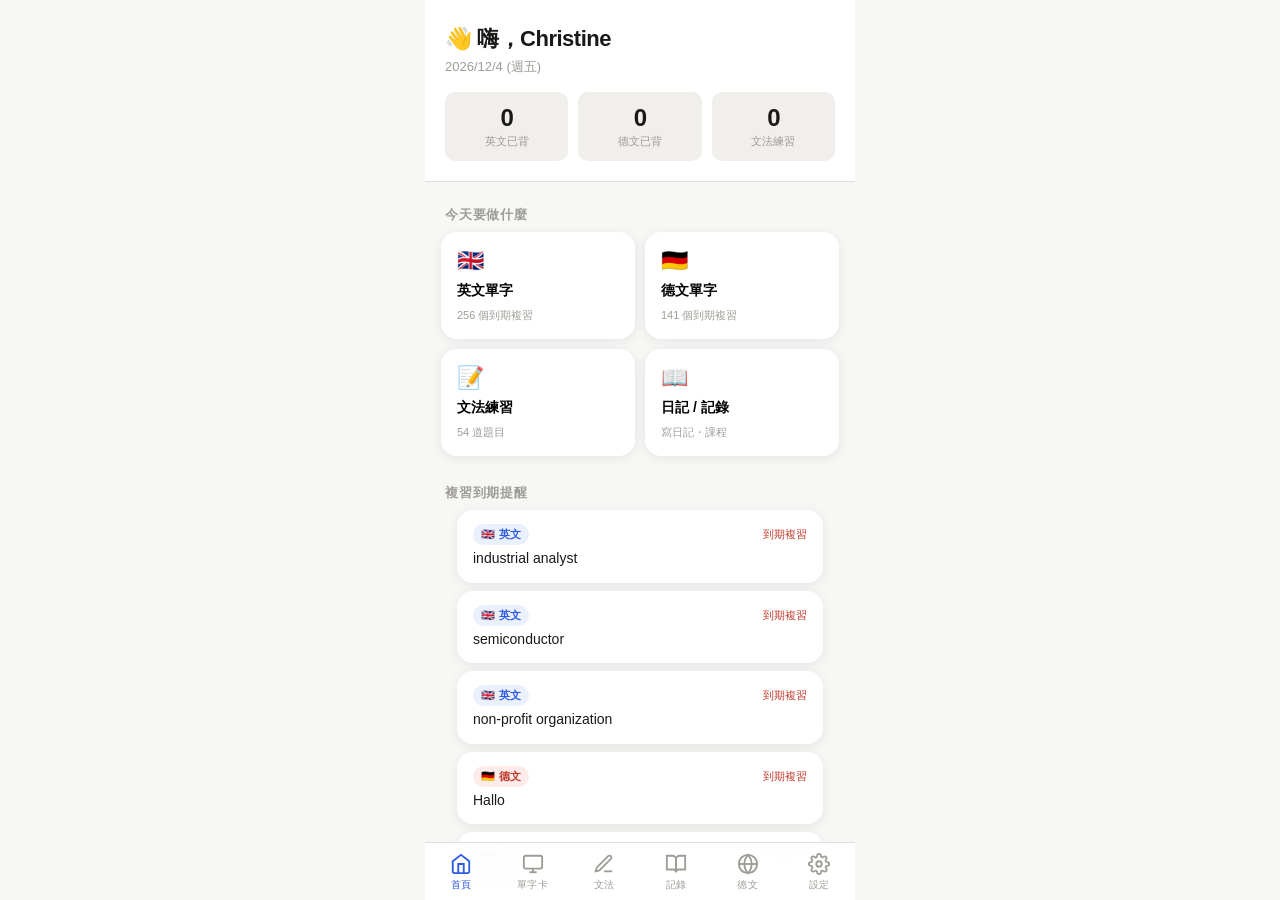
<file: app.html>
<!DOCTYPE html>
<html lang="zh-TW">
<head>
<meta charset="UTF-8">
<meta name="viewport" content="width=device-width, initial-scale=1.0, maximum-scale=1.0, user-scalable=no">
<meta name="apple-mobile-web-app-capable" content="yes">
<meta name="apple-mobile-web-app-status-bar-style" content="black-translucent">
<meta name="apple-mobile-web-app-title" content="語言複習">
<title>Language Review</title>
<script src="data.js"></script>
<style>
  /* ===== TOKENS ===== */
  :root {
    --bg: #F7F7F5;
    --surface: #FFFFFF;
    --surface2: #F0EFec;
    --border: #E2E0DB;
    --text: #1A1917;
    --text2: #6B6860;
    --text3: #9E9C96;
    --en: #2D5BE3;
    --en-light: #EBF0FD;
    --de: #C0392B;
    --de-light: #FDECEA;
    --green: #1A7F4B;
    --green-light: #E6F5EE;
    --amber: #B45309;
    --amber-light: #FEF3C7;
    --radius: 16px;
    --radius-sm: 10px;
    --shadow: 0 2px 12px rgba(0,0,0,0.08);
    --shadow-card: 0 4px 24px rgba(0,0,0,0.12);
    --font: -apple-system, 'SF Pro Display', 'Helvetica Neue', sans-serif;
    --safe-bottom: env(safe-area-inset-bottom, 0px);
  }

  /* ===== RESET ===== */
  *, *::before, *::after { box-sizing: border-box; margin: 0; padding: 0; }
  html, body { height: 100%; overflow: hidden; }
  body {
    font-family: var(--font);
    background: var(--bg);
    color: var(--text);
    -webkit-tap-highlight-color: transparent;
    -webkit-font-smoothing: antialiased;
  }
  button { border: none; cursor: pointer; font-family: var(--font); background: none; }
  input, textarea { font-family: var(--font); outline: none; border: none; }

  /* ===== LAYOUT ===== */
  #app {
    display: flex;
    flex-direction: column;
    height: 100vh;
    max-width: 430px;
    margin: 0 auto;
    position: relative;
    overflow: hidden;
  }
  #content {
    flex: 1;
    overflow-y: auto;
    overflow-x: hidden;
    -webkit-overflow-scrolling: touch;
    padding-bottom: calc(72px + var(--safe-bottom));
  }
  #content::-webkit-scrollbar { display: none; }

  /* ===== TOP BAR ===== */
  .topbar {
    background: var(--surface);
    padding: 16px 20px 12px;
    display: flex;
    align-items: center;
    justify-content: space-between;
    border-bottom: 1px solid var(--border);
    position: sticky;
    top: 0;
    z-index: 10;
  }
  .topbar-title { font-size: 17px; font-weight: 600; letter-spacing: -0.3px; }
  .topbar-sub { font-size: 12px; color: var(--text3); margin-top: 1px; }
  .topbar-action {
    width: 36px; height: 36px;
    border-radius: 50%;
    background: var(--surface2);
    display: flex; align-items: center; justify-content: center;
    font-size: 16px;
    transition: background 0.15s;
  }
  .topbar-action:active { background: var(--border); }

  /* ===== BOTTOM NAV ===== */
  #nav {
    position: fixed;
    bottom: 0; left: 50%; transform: translateX(-50%);
    width: 100%; max-width: 430px;
    background: rgba(255,255,255,0.95);
    backdrop-filter: blur(20px);
    -webkit-backdrop-filter: blur(20px);
    border-top: 1px solid var(--border);
    display: flex;
    padding-bottom: var(--safe-bottom);
    z-index: 100;
  }
  .nav-item {
    flex: 1;
    display: flex; flex-direction: column;
    align-items: center; justify-content: center;
    padding: 10px 0 8px;
    gap: 3px;
    color: var(--text3);
    transition: color 0.15s;
    -webkit-tap-highlight-color: transparent;
  }
  .nav-item.active { color: var(--en); }
  .nav-item svg { width: 22px; height: 22px; }
  .nav-item span { font-size: 10px; font-weight: 500; letter-spacing: 0.2px; }

  /* ===== PAGES ===== */
  .page { display: none; }
  .page.active { display: block; }

  /* ===== SECTION HEADER ===== */
  .section-header {
    padding: 20px 20px 8px;
    display: flex; align-items: center; justify-content: space-between;
  }
  .section-title { font-size: 13px; font-weight: 600; color: var(--text3); text-transform: uppercase; letter-spacing: 0.8px; }
  .section-action { font-size: 13px; color: var(--en); font-weight: 500; }

  /* ===== CARDS ===== */
  .card {
    background: var(--surface);
    border-radius: var(--radius);
    margin: 0 16px 12px;
    padding: 16px;
    box-shadow: var(--shadow);
  }
  .card-sm {
    background: var(--surface);
    border-radius: var(--radius-sm);
    padding: 12px 14px;
    box-shadow: var(--shadow);
  }

  /* ===== TAGS ===== */
  .tag {
    display: inline-flex; align-items: center;
    padding: 3px 8px;
    border-radius: 20px;
    font-size: 11px; font-weight: 600;
    letter-spacing: 0.3px;
  }
  .tag-en { background: var(--en-light); color: var(--en); }
  .tag-de { background: var(--de-light); color: var(--de); }
  .tag-green { background: var(--green-light); color: var(--green); }
  .tag-amber { background: var(--amber-light); color: var(--amber); }

  /* ===== HOME PAGE ===== */
  .home-hero {
    padding: 24px 20px 20px;
    background: var(--surface);
    border-bottom: 1px solid var(--border);
    margin-bottom: 4px;
  }
  .home-greeting { font-size: 22px; font-weight: 700; letter-spacing: -0.5px; }
  .home-date { font-size: 13px; color: var(--text3); margin-top: 4px; }
  .streak-row {
    display: flex; gap: 10px; margin-top: 16px;
  }
  .streak-box {
    flex: 1;
    background: var(--surface2);
    border-radius: var(--radius-sm);
    padding: 12px;
    text-align: center;
  }
  .streak-num { font-size: 24px; font-weight: 700; letter-spacing: -1px; }
  .streak-label { font-size: 11px; color: var(--text3); margin-top: 2px; }
  .quick-actions {
    display: grid; grid-template-columns: 1fr 1fr;
    gap: 10px; padding: 0 16px 8px;
  }
  .quick-btn {
    background: var(--surface);
    border-radius: var(--radius);
    padding: 16px;
    display: flex; flex-direction: column;
    gap: 8px;
    box-shadow: var(--shadow);
    transition: transform 0.1s;
    text-align: left;
  }
  .quick-btn:active { transform: scale(0.97); }
  .quick-btn-icon { font-size: 22px; }
  .quick-btn-title { font-size: 14px; font-weight: 600; }
  .quick-btn-sub { font-size: 11px; color: var(--text3); }

  /* ===== FLASHCARD ===== */
  .flashcard-container {
    padding: 20px 20px 0;
    position: relative;
  }
  .lang-toggle {
    display: flex;
    background: var(--surface2);
    border-radius: 12px;
    padding: 3px;
    margin-bottom: 16px;
  }
  .lang-toggle-btn {
    flex: 1; padding: 8px;
    border-radius: 9px;
    font-size: 13px; font-weight: 600;
    transition: all 0.2s;
    color: var(--text3);
  }
  .lang-toggle-btn.active {
    background: var(--surface);
    color: var(--text);
    box-shadow: 0 1px 4px rgba(0,0,0,0.1);
  }
  .flashcard-area {
    position: relative;
    height: 260px;
    user-select: none;
  }
  .flashcard {
    position: absolute; inset: 0;
    background: var(--surface);
    border-radius: 20px;
    box-shadow: var(--shadow-card);
    display: flex; flex-direction: column;
    align-items: center; justify-content: center;
    padding: 28px;
    text-align: center;
    cursor: pointer;
    transition: transform 0.3s ease;
    touch-action: pan-y;
  }
  .flashcard.flipped { background: var(--en-light); }
  .flashcard.flipped-de { background: var(--de-light); }
  .flashcard-top {
    position: absolute; top: 16px; left: 0; right: 0;
    display: flex; justify-content: center;
  }
  .flashcard-word {
    font-size: 28px; font-weight: 700;
    letter-spacing: -0.5px;
    line-height: 1.2;
  }
  .flashcard-article {
    font-size: 16px; color: var(--de);
    font-weight: 600; margin-bottom: 4px;
  }
  .flashcard-pos {
    font-size: 12px; color: var(--text3);
    margin-top: 6px; font-style: italic;
  }
  .flashcard-meaning {
    font-size: 22px; font-weight: 600;
    margin-top: 8px; color: var(--text);
  }
  .flashcard-example {
    font-size: 12px; color: var(--text2);
    margin-top: 10px; line-height: 1.5;
    font-style: italic;
  }
  .flashcard-hint {
    position: absolute; bottom: 14px;
    font-size: 11px; color: var(--text3);
  }
  .swipe-indicators {
    display: flex; justify-content: space-between;
    padding: 10px 4px 0;
    font-size: 12px; color: var(--text3);
  }
  .swipe-indicators .left { color: var(--amber); }
  .swipe-indicators .right { color: var(--green); }
  .flashcard-actions {
    display: flex; gap: 12px; margin-top: 14px;
  }
  .fc-btn {
    flex: 1; padding: 14px;
    border-radius: 14px;
    font-size: 15px; font-weight: 600;
    transition: transform 0.1s;
  }
  .fc-btn:active { transform: scale(0.96); }
  .fc-btn-forget { background: var(--amber-light); color: var(--amber); }
  .fc-btn-know { background: var(--green-light); color: var(--green); }
  .flashcard-progress {
    margin: 14px 20px 0;
    display: flex; align-items: center; gap: 10px;
  }
  .progress-bar {
    flex: 1; height: 4px;
    background: var(--border);
    border-radius: 2px;
    overflow: hidden;
  }
  .progress-fill {
    height: 100%; background: var(--en);
    border-radius: 2px;
    transition: width 0.3s;
  }
  .progress-fill.de { background: var(--de); }
  .progress-text { font-size: 12px; color: var(--text3); white-space: nowrap; }

  /* typing mode */
  .typing-mode {
    padding: 20px;
  }
  .typing-card {
    background: var(--surface);
    border-radius: 20px;
    box-shadow: var(--shadow-card);
    padding: 28px 24px;
    text-align: center;
    margin-bottom: 16px;
  }
  .typing-prompt { font-size: 13px; color: var(--text3); margin-bottom: 8px; }
  .typing-word { font-size: 26px; font-weight: 700; }
  .typing-input-wrap {
    display: flex; gap: 10px;
    margin-top: 16px;
  }
  .typing-input {
    flex: 1;
    background: var(--surface2);
    border-radius: 12px;
    padding: 14px 16px;
    font-size: 16px;
    color: var(--text);
    border: 2px solid transparent;
    transition: border-color 0.2s;
  }
  .typing-input:focus { border-color: var(--en); background: var(--surface); }
  .typing-input.correct { border-color: var(--green); background: var(--green-light); }
  .typing-input.wrong { border-color: var(--amber); background: var(--amber-light); }
  .typing-submit {
    background: var(--en);
    color: white;
    border-radius: 12px;
    padding: 0 18px;
    font-size: 15px; font-weight: 600;
  }
  .typing-submit:active { opacity: 0.85; }

  /* ===== GRAMMAR PAGE ===== */
  .grammar-card {
    background: var(--surface);
    border-radius: var(--radius);
    margin: 0 16px 12px;
    padding: 20px;
    box-shadow: var(--shadow);
  }
  .grammar-category {
    font-size: 11px; font-weight: 600;
    text-transform: uppercase; letter-spacing: 0.8px;
    color: var(--text3); margin-bottom: 10px;
  }
  .grammar-question {
    font-size: 16px; font-weight: 600; line-height: 1.4;
    margin-bottom: 12px;
  }
  .grammar-choices {
    display: flex; flex-direction: column; gap: 8px;
  }
  .grammar-choice {
    background: var(--surface2);
    border-radius: 10px;
    padding: 12px 14px;
    font-size: 14px;
    text-align: left;
    transition: background 0.15s;
    border: 2px solid transparent;
  }
  .grammar-choice:active { background: var(--border); }
  .grammar-choice.correct { background: var(--green-light); border-color: var(--green); color: var(--green); }
  .grammar-choice.wrong { background: var(--de-light); border-color: var(--de); color: var(--de); }
  .grammar-explanation {
    display: none;
    margin-top: 12px;
    padding: 12px;
    background: var(--surface2);
    border-radius: 10px;
    font-size: 13px;
    line-height: 1.6;
    color: var(--text2);
  }
  .grammar-explanation.show { display: block; }
  .grammar-nav-btn {
    width: 100%; padding: 14px;
    background: var(--en);
    color: white;
    border-radius: 12px;
    font-size: 15px; font-weight: 600;
    margin-top: 12px;
    transition: opacity 0.15s;
  }
  .grammar-nav-btn:active { opacity: 0.85; }
  .grammar-ai-btn {
    width: 100%; padding: 12px;
    background: var(--surface2);
    color: var(--text2);
    border-radius: 12px;
    font-size: 13px; font-weight: 500;
    margin-top: 8px;
    display: flex; align-items: center; justify-content: center; gap: 6px;
  }
  .grammar-stats {
    display: flex; gap: 10px;
    padding: 0 16px 12px;
  }
  .grammar-stat {
    flex: 1; background: var(--surface);
    border-radius: var(--radius-sm);
    padding: 12px;
    text-align: center;
    box-shadow: var(--shadow);
  }
  .grammar-stat-num { font-size: 22px; font-weight: 700; }
  .grammar-stat-label { font-size: 11px; color: var(--text3); margin-top: 2px; }
  .filter-row {
    display: flex; gap: 8px;
    padding: 0 16px 12px;
    overflow-x: auto;
  }
  .filter-row::-webkit-scrollbar { display: none; }
  .filter-chip {
    padding: 6px 14px;
    border-radius: 20px;
    font-size: 12px; font-weight: 600;
    background: var(--surface2);
    color: var(--text3);
    white-space: nowrap;
    transition: all 0.15s;
  }
  .filter-chip.active { background: var(--en); color: white; }

  /* ===== DIARY / RECORDS PAGE ===== */
  .diary-input-card {
    background: var(--surface);
    border-radius: var(--radius);
    margin: 0 16px 12px;
    padding: 16px;
    box-shadow: var(--shadow);
  }
  .diary-textarea {
    width: 100%;
    min-height: 120px;
    background: var(--surface2);
    border-radius: 10px;
    padding: 12px;
    font-size: 15px; line-height: 1.6;
    resize: none;
    color: var(--text);
  }
  .diary-textarea:focus { background: var(--surface); }
  .diary-toolbar {
    display: flex; gap: 8px; margin-top: 10px;
  }
  .diary-submit {
    flex: 1; padding: 12px;
    background: var(--en); color: white;
    border-radius: 10px;
    font-size: 14px; font-weight: 600;
  }
  .diary-submit:active { opacity: 0.85; }
  .diary-ai-btn {
    padding: 12px 14px;
    background: var(--surface2);
    border-radius: 10px;
    font-size: 13px;
  }
  .diary-entry {
    background: var(--surface);
    border-radius: var(--radius);
    margin: 0 16px 10px;
    padding: 16px;
    box-shadow: var(--shadow);
  }
  .diary-entry-date { font-size: 11px; color: var(--text3); margin-bottom: 6px; }
  .diary-entry-text { font-size: 14px; line-height: 1.6; color: var(--text); }
  .diary-entry-corrections {
    margin-top: 10px;
    padding-top: 10px;
    border-top: 1px solid var(--border);
  }
  .correction-item { font-size: 12px; line-height: 1.5; margin-bottom: 4px; }
  .correction-wrong { color: var(--de); text-decoration: line-through; }
  .correction-right { color: var(--green); }

  /* engoo record */
  .record-input {
    width: 100%;
    background: var(--surface2);
    border-radius: 10px;
    padding: 12px;
    font-size: 15px;
    color: var(--text);
    margin-bottom: 8px;
  }
  .record-input:focus { background: var(--surface); }

  /* cambly history */
  .cambly-item {
    background: var(--surface);
    border-radius: var(--radius);
    margin: 0 16px 10px;
    padding: 14px 16px;
    box-shadow: var(--shadow);
    display: flex; flex-direction: column; gap: 4px;
  }
  .cambly-item-header {
    display: flex; align-items: center; justify-content: space-between;
  }
  .cambly-item-date { font-size: 12px; color: var(--text3); }
  .cambly-item-tutor { font-size: 12px; color: var(--en); font-weight: 500; }
  .cambly-item-topic { font-size: 14px; font-weight: 500; line-height: 1.4; }

  /* ===== GERMAN PAGE ===== */
  .pr-card {
    background: var(--surface);
    border-radius: var(--radius);
    margin: 0 16px 10px;
    padding: 16px;
    box-shadow: var(--shadow);
  }
  .pr-title {
    font-size: 15px; font-weight: 700; margin-bottom: 6px;
    color: var(--de);
  }
  .pr-rule { font-size: 13px; line-height: 1.5; color: var(--text2); margin-bottom: 10px; }
  .pr-examples { display: flex; flex-wrap: wrap; gap: 6px; }
  .pr-example {
    background: var(--de-light);
    border-radius: 8px;
    padding: 6px 10px;
    font-size: 12px;
  }
  .pr-example-word { font-weight: 600; color: var(--de); }
  .pr-example-pron { color: var(--text3); font-size: 11px; }
  .pr-example-meaning { color: var(--text2); }
  .pr-notes {
    margin-top: 10px;
    padding: 8px 10px;
    background: var(--amber-light);
    border-radius: 8px;
    font-size: 12px; color: var(--amber);
  }

  /* ===== SETTINGS PAGE ===== */
  .settings-section {
    padding: 0 16px 8px;
  }
  .settings-item {
    background: var(--surface);
    border-radius: var(--radius-sm);
    margin-bottom: 8px;
    padding: 14px 16px;
    display: flex; align-items: center; justify-content: space-between;
    box-shadow: var(--shadow);
  }
  .settings-item-left { display: flex; flex-direction: column; gap: 2px; }
  .settings-item-title { font-size: 15px; font-weight: 500; }
  .settings-item-sub { font-size: 12px; color: var(--text3); }
  .settings-input {
    width: 100%;
    background: var(--surface2);
    border-radius: 10px;
    padding: 10px 12px;
    font-size: 14px;
    color: var(--text);
    margin-top: 6px;
  }
  .settings-save-btn {
    width: 100%; padding: 14px;
    background: var(--en); color: white;
    border-radius: 12px;
    font-size: 15px; font-weight: 600;
    margin-top: 8px;
  }

  /* ===== AI Loading ===== */
  .ai-loading {
    display: flex; align-items: center; gap: 8px;
    padding: 12px 16px;
    background: var(--surface2);
    border-radius: 10px;
    font-size: 13px; color: var(--text3);
  }
  .ai-dots {
    display: flex; gap: 4px;
  }
  .ai-dot {
    width: 6px; height: 6px;
    border-radius: 50%;
    background: var(--text3);
    animation: bounce 1.2s infinite;
  }
  .ai-dot:nth-child(2) { animation-delay: 0.2s; }
  .ai-dot:nth-child(3) { animation-delay: 0.4s; }
  @keyframes bounce {
    0%, 80%, 100% { transform: translateY(0); }
    40% { transform: translateY(-6px); }
  }

  /* AI result box */
  .ai-result {
    background: var(--surface2);
    border-radius: 10px;
    padding: 12px 14px;
    font-size: 13px;
    line-height: 1.7;
    color: var(--text);
    margin-top: 10px;
    border-left: 3px solid var(--en);
  }
  .ai-result.de { border-left-color: var(--de); }

  /* ===== TOAST ===== */
  .toast {
    position: fixed;
    bottom: calc(80px + var(--safe-bottom));
    left: 50%; transform: translateX(-50%) translateY(20px);
    background: var(--text);
    color: white;
    padding: 10px 20px;
    border-radius: 20px;
    font-size: 13px; font-weight: 500;
    opacity: 0;
    transition: all 0.3s;
    z-index: 999;
    pointer-events: none;
    white-space: nowrap;
  }
  .toast.show {
    opacity: 1;
    transform: translateX(-50%) translateY(0);
  }

  /* ===== MODAL ===== */
  .modal-overlay {
    display: none;
    position: fixed; inset: 0;
    background: rgba(0,0,0,0.5);
    z-index: 200;
    align-items: flex-end;
  }
  .modal-overlay.show { display: flex; }
  .modal {
    background: var(--surface);
    border-radius: 20px 20px 0 0;
    padding: 20px;
    width: 100%;
    max-height: 80vh;
    overflow-y: auto;
    padding-bottom: calc(20px + var(--safe-bottom));
    animation: slideUp 0.3s ease;
  }
  @keyframes slideUp {
    from { transform: translateY(100%); }
    to { transform: translateY(0); }
  }
  .modal-handle {
    width: 36px; height: 4px;
    background: var(--border);
    border-radius: 2px;
    margin: 0 auto 16px;
  }
  .modal-title { font-size: 17px; font-weight: 700; margin-bottom: 16px; }

  /* swipe animation */
  @keyframes swipeRight {
    to { transform: translateX(120%) rotate(15deg); opacity: 0; }
  }
  @keyframes swipeLeft {
    to { transform: translateX(-120%) rotate(-15deg); opacity: 0; }
  }
  .swiping-right { animation: swipeRight 0.3s ease forwards; }
  .swiping-left { animation: swipeLeft 0.3s ease forwards; }

  /* empty state */
  .empty-state {
    text-align: center;
    padding: 48px 24px;
    color: var(--text3);
  }
  .empty-state-icon { font-size: 40px; margin-bottom: 12px; }
  .empty-state-text { font-size: 15px; font-weight: 500; color: var(--text2); }
  .empty-state-sub { font-size: 13px; margin-top: 6px; }
</style>
</head>
<body>
<div id="app">

  <!-- ===== CONTENT ===== -->
  <div id="content">

    <!-- HOME -->
    <div id="page-home" class="page active">
      <div class="home-hero">
        <div class="home-greeting">👋 嗨，Christine</div>
        <div class="home-date" id="home-date">今天是學習的好日子</div>
        <div class="streak-row">
          <div class="streak-box">
            <div class="streak-num" id="streak-en">—</div>
            <div class="streak-label">英文已背</div>
          </div>
          <div class="streak-box">
            <div class="streak-num" id="streak-de">—</div>
            <div class="streak-label">德文已背</div>
          </div>
          <div class="streak-box">
            <div class="streak-num" id="streak-grammar">—</div>
            <div class="streak-label">文法練習</div>
          </div>
        </div>
      </div>

      <div class="section-header">
        <span class="section-title">今天要做什麼</span>
      </div>
      <div class="quick-actions">
        <button class="quick-btn" onclick="goTo('vocab','en')">
          <span class="quick-btn-icon">🇬🇧</span>
          <span class="quick-btn-title">英文單字</span>
          <span class="quick-btn-sub" id="home-en-count">載入中…</span>
        </button>
        <button class="quick-btn" onclick="goTo('vocab','de')">
          <span class="quick-btn-icon">🇩🇪</span>
          <span class="quick-btn-title">德文單字</span>
          <span class="quick-btn-sub" id="home-de-count">載入中…</span>
        </button>
        <button class="quick-btn" onclick="goTo('grammar',null)">
          <span class="quick-btn-icon">📝</span>
          <span class="quick-btn-title">文法練習</span>
          <span class="quick-btn-sub" id="home-grammar-count">載入中…</span>
        </button>
        <button class="quick-btn" onclick="goTo('diary',null)">
          <span class="quick-btn-icon">📖</span>
          <span class="quick-btn-title">日記 / 記錄</span>
          <span class="quick-btn-sub">寫日記・課程</span>
        </button>
      </div>

      <div class="section-header">
        <span class="section-title">複習到期提醒</span>
      </div>
      <div id="due-list" style="padding: 0 16px 12px;">
        <!-- filled by JS -->
      </div>
    </div>

    <!-- VOCABULARY -->
    <div id="page-vocab" class="page">
      <div class="topbar">
        <div>
          <div class="topbar-title" id="vocab-title">英文單字</div>
          <div class="topbar-sub" id="vocab-mode-label">翻牌模式</div>
        </div>
        <button class="topbar-action" onclick="toggleVocabMode()" title="切換模式">⌨️</button>
      </div>

      <!-- lang toggle -->
      <div style="padding: 16px 16px 0;">
        <div class="lang-toggle">
          <button class="lang-toggle-btn active" id="lang-en-btn" onclick="setVocabLang('en')">🇬🇧 英文</button>
          <button class="lang-toggle-btn" id="lang-de-btn" onclick="setVocabLang('de')">🇩🇪 德文</button>
        </div>
      </div>

      <!-- flashcard mode -->
      <div id="flashcard-mode">
        <div class="flashcard-container">
          <div class="flashcard-area" id="flashcard-area">
            <div class="flashcard" id="flashcard" onclick="flipCard()">
              <div class="flashcard-top">
                <span class="tag" id="fc-tag">翻牌</span>
              </div>
              <div id="fc-article" class="flashcard-article"></div>
              <div class="flashcard-word" id="fc-word">載入中…</div>
              <div class="flashcard-pos" id="fc-pos"></div>
              <div id="fc-back" style="display:none; width:100%;">
                <div class="flashcard-meaning" id="fc-meaning"></div>
                <div class="flashcard-example" id="fc-example"></div>
              </div>
              <div class="flashcard-hint" id="fc-hint">點擊翻面</div>
            </div>
          </div>
          <div class="swipe-indicators">
            <span class="left">← 還需要再記</span>
            <span class="right">認識了 →</span>
          </div>
          <div class="flashcard-actions">
            <button class="fc-btn fc-btn-forget" onclick="swipeCard('left')">😅 還不熟</button>
            <button class="fc-btn fc-btn-know" onclick="swipeCard('right')">✅ 認識了</button>
          </div>
          <div class="flashcard-progress">
            <div class="progress-bar"><div class="progress-fill" id="fc-progress"></div></div>
            <span class="progress-text" id="fc-progress-text">0 / 0</span>
          </div>
          <!-- AI example button -->
          <div style="padding: 12px 0 0;">
            <button class="grammar-ai-btn" onclick="getAIExample()" id="ai-example-btn">
              ✨ AI 生成例句幫助記憶
            </button>
            <div id="ai-example-result"></div>
          </div>
        </div>
      </div>

      <!-- typing mode -->
      <div id="typing-mode-view" style="display:none;">
        <div class="typing-mode">
          <div class="typing-card">
            <div class="typing-prompt" id="typing-prompt">看中文，輸入英文</div>
            <div class="typing-word" id="typing-word">載入中…</div>
            <div id="typing-hint" style="font-size:12px; color:var(--text3); margin-top:6px;"></div>
          </div>
          <div class="typing-input-wrap">
            <input class="typing-input" id="typing-input" placeholder="在這裡輸入答案…" autocomplete="off" autocorrect="off" autocapitalize="off" spellcheck="false">
            <button class="typing-submit" onclick="checkTyping()">確認</button>
          </div>
          <div id="typing-feedback" style="margin-top:12px;"></div>
          <div class="flashcard-progress" style="margin-top:16px;">
            <div class="progress-bar"><div class="progress-fill" id="typing-progress"></div></div>
            <span class="progress-text" id="typing-progress-text">0 / 0</span>
          </div>
        </div>
      </div>
    </div>

    <!-- GRAMMAR -->
    <div id="page-grammar" class="page">
      <div class="topbar">
        <div>
          <div class="topbar-title">文法練習</div>
          <div class="topbar-sub">英文文法 × AI 出題</div>
        </div>
        <button class="topbar-action" onclick="refreshGrammar()">🔄</button>
      </div>

      <div class="grammar-stats">
        <div class="grammar-stat">
          <div class="grammar-stat-num" id="gs-correct" style="color:var(--green);">0</div>
          <div class="grammar-stat-label">答對</div>
        </div>
        <div class="grammar-stat">
          <div class="grammar-stat-num" id="gs-wrong" style="color:var(--de);">0</div>
          <div class="grammar-stat-label">答錯</div>
        </div>
        <div class="grammar-stat">
          <div class="grammar-stat-num" id="gs-total">0</div>
          <div class="grammar-stat-label">已練習</div>
        </div>
      </div>

      <div class="filter-row">
        <button class="filter-chip active" onclick="setGrammarFilter('all', this)">全部</button>
        <button class="filter-chip" onclick="setGrammarFilter('past_tense', this)">過去式</button>
        <button class="filter-chip" onclick="setGrammarFilter('subject_verb', this)">主詞一致</button>
        <button class="filter-chip" onclick="setGrammarFilter('preposition', this)">介系詞</button>
        <button class="filter-chip" onclick="setGrammarFilter('weak', this)">⚠️ 弱點</button>
      </div>

      <div id="grammar-card-container">
        <!-- filled by JS -->
      </div>
    </div>

    <!-- DIARY / RECORDS -->
    <div id="page-diary" class="page">
      <div class="topbar">
        <div>
          <div class="topbar-title">日記 & 記錄</div>
          <div class="topbar-sub">英文日記 · Engoo · Cambly</div>
        </div>
      </div>

      <!-- sub tabs -->
      <div class="lang-toggle" style="margin: 12px 16px 0;">
        <button class="lang-toggle-btn active" id="diary-tab-diary" onclick="setDiaryTab('diary')">📔 日記</button>
        <button class="lang-toggle-btn" id="diary-tab-engoo" onclick="setDiaryTab('engoo')">📰 Engoo</button>
        <button class="lang-toggle-btn" id="diary-tab-cambly" onclick="setDiaryTab('cambly')">🎙️ Cambly</button>
      </div>

      <!-- diary sub -->
      <div id="diary-sub-diary">
        <div class="section-header"><span class="section-title">今日英文日記</span></div>
        <div class="diary-input-card">
          <textarea class="diary-textarea" id="diary-text" placeholder="用英文寫下今天發生的事… (3句以上)&#10;提示：試著用過去式！"></textarea>
          <div class="diary-toolbar">
            <button class="diary-submit" onclick="submitDiary()">儲存日記</button>
            <button class="diary-ai-btn" onclick="checkDiaryAI()" title="AI 批改">✨ AI 批改</button>
          </div>
          <div id="diary-ai-result"></div>
        </div>
        <div class="section-header">
          <span class="section-title">過去日記</span>
          <button class="section-action" onclick="clearDiaries()">清除</button>
        </div>
        <div id="diary-list">
          <div class="empty-state"><div class="empty-state-icon">📝</div><div class="empty-state-text">還沒有日記</div><div class="empty-state-sub">每天寫 3 句，練習過去式！</div></div>
        </div>
      </div>

      <!-- engoo sub -->
      <div id="diary-sub-engoo" style="display:none;">
        <div class="section-header"><span class="section-title">新增閱讀記錄</span></div>
        <div class="diary-input-card">
          <input class="record-input" id="engoo-title" placeholder="文章標題 (e.g. A 3D-Printed Rocket…)">
          <input class="record-input" id="engoo-date" type="date">
          <textarea class="diary-textarea" id="engoo-words" style="min-height:80px;" placeholder="不懂的單字，一行一個：&#10;orbit / 軌道"></textarea>
          <button class="diary-submit" style="width:100%; margin-top:8px;" onclick="submitEngoo()">儲存記錄</button>
        </div>
        <div class="section-header"><span class="section-title">閱讀紀錄</span></div>
        <div id="engoo-list">
          <div class="empty-state"><div class="empty-state-icon">📰</div><div class="empty-state-text">還沒有閱讀記錄</div><div class="empty-state-sub">每天讀一篇 Engoo 文章！</div></div>
        </div>
      </div>

      <!-- cambly sub -->
      <div id="diary-sub-cambly" style="display:none;">
        <div class="section-header">
          <span class="section-title">口語課歷史（共 <span id="cambly-count">0</span> 堂）</span>
        </div>
        <div id="cambly-list"><!-- filled by JS --></div>
      </div>
    </div>

    <!-- GERMAN -->
    <div id="page-german" class="page">
      <div class="topbar">
        <div>
          <div class="topbar-title">德文基礎</div>
          <div class="topbar-sub">A1 發音規則 & 文法（預留）</div>
        </div>
      </div>

      <div class="lang-toggle" style="margin: 12px 16px 0;">
        <button class="lang-toggle-btn active" id="de-tab-pr" onclick="setDeTab('pronunciation')">🔤 發音規則</button>
        <button class="lang-toggle-btn" id="de-tab-grammar" onclick="setDeTab('grammar')">📚 文法（預留）</button>
      </div>

      <div id="de-sub-pronunciation">
        <div class="section-header"><span class="section-title">德文發音規則</span></div>
        <div id="pronunciation-list"><!-- filled by JS --></div>
      </div>

      <div id="de-sub-grammar" style="display:none;">
        <div class="empty-state" style="padding-top: 60px;">
          <div class="empty-state-icon">🚧</div>
          <div class="empty-state-text">文法區塊建置中</div>
          <div class="empty-state-sub">等你學到文法單元再來填！</div>
        </div>
      </div>
    </div>

    <!-- SETTINGS -->
    <div id="page-settings" class="page">
      <div class="topbar">
        <div><div class="topbar-title">設定</div></div>
      </div>
      <div style="padding: 16px 0 0;">
        <div class="section-header"><span class="section-title">AI 設定</span></div>
        <div class="settings-section">
          <div class="settings-item" style="flex-direction: column; align-items: stretch;">
            <div class="settings-item-title">Gemini API Key</div>
            <div class="settings-item-sub">用於 AI 批改日記、生成例句、自動出文法題</div>
            <input class="settings-input" id="api-key-input" type="password" placeholder="貼上你的 Gemini API Key">
            <button class="settings-save-btn" onclick="saveApiKey()">儲存 API Key</button>
          </div>
        </div>

        <div class="section-header" style="margin-top:8px;"><span class="section-title">資料管理</span></div>
        <div class="settings-section">
          <div class="settings-item">
            <div class="settings-item-left">
              <div class="settings-item-title">英文單字數量</div>
              <div class="settings-item-sub" id="settings-en-count">—</div>
            </div>
            <span class="tag tag-en">英文</span>
          </div>
          <div class="settings-item">
            <div class="settings-item-left">
              <div class="settings-item-title">德文單字數量</div>
              <div class="settings-item-sub" id="settings-de-count">—</div>
            </div>
            <span class="tag tag-de">德文</span>
          </div>
          <div class="settings-item">
            <div class="settings-item-left">
              <div class="settings-item-title">文法題數量</div>
              <div class="settings-item-sub" id="settings-grammar-count">—</div>
            </div>
            <span class="tag tag-green">文法</span>
          </div>
          <div class="settings-item">
            <div class="settings-item-left">
              <div class="settings-item-title">重置今日進度</div>
              <div class="settings-item-sub">清除今天的翻牌記錄</div>
            </div>
            <button onclick="resetToday()" style="font-size:13px; color:var(--de); font-weight:600;">重置</button>
          </div>
          <div class="settings-item">
            <div class="settings-item-left">
              <div class="settings-item-title">清除所有複習排程</div>
              <div class="settings-item-sub">重新開始間隔複習</div>
            </div>
            <button onclick="resetAllSchedule()" style="font-size:13px; color:var(--de); font-weight:600;">清除</button>
          </div>
        </div>

        <div class="section-header" style="margin-top:8px;"><span class="section-title">每週更新格式</span></div>
        <div class="settings-section">
          <div class="card">
            <div style="font-size:13px; line-height:1.8; color: var(--text2);">
              每週把以下格式複製給 Claude 更新 data.js：<br><br>
              <code style="background:var(--surface2); padding:8px; border-radius:8px; display:block; font-size:12px; line-height:1.7;">
              【新增英文單字】<br>
              word / 中文 / 詞性<br><br>
              【新增文法錯誤】<br>
              錯誤：...<br>
              正確：...<br>
              規則：...<br><br>
              【新增德文單字】<br>
              der/die/das Word / 中文
              </code>
            </div>
          </div>
        </div>
        <div style="text-align:center; padding: 20px; font-size:12px; color:var(--text3);">
          Language Review App v1.0.0<br>最後更新：2026-06-13
        </div>
      </div>
    </div>

  </div><!-- /content -->

  <!-- ===== BOTTOM NAV ===== -->
  <nav id="nav">
    <button class="nav-item active" onclick="switchPage('home')" id="nav-home">
      <svg viewBox="0 0 24 24" fill="none" stroke="currentColor" stroke-width="2"><path d="M3 9l9-7 9 7v11a2 2 0 0 1-2 2H5a2 2 0 0 1-2-2z"/><polyline points="9 22 9 12 15 12 15 22"/></svg>
      <span>首頁</span>
    </button>
    <button class="nav-item" onclick="switchPage('vocab')" id="nav-vocab">
      <svg viewBox="0 0 24 24" fill="none" stroke="currentColor" stroke-width="2"><rect x="2" y="3" width="20" height="14" rx="2"/><line x1="8" y1="21" x2="16" y2="21"/><line x1="12" y1="17" x2="12" y2="21"/></svg>
      <span>單字卡</span>
    </button>
    <button class="nav-item" onclick="switchPage('grammar')" id="nav-grammar">
      <svg viewBox="0 0 24 24" fill="none" stroke="currentColor" stroke-width="2"><path d="M12 20h9"/><path d="M16.5 3.5a2.121 2.121 0 0 1 3 3L7 19l-4 1 1-4L16.5 3.5z"/></svg>
      <span>文法</span>
    </button>
    <button class="nav-item" onclick="switchPage('diary')" id="nav-diary">
      <svg viewBox="0 0 24 24" fill="none" stroke="currentColor" stroke-width="2"><path d="M2 3h6a4 4 0 0 1 4 4v14a3 3 0 0 0-3-3H2z"/><path d="M22 3h-6a4 4 0 0 0-4 4v14a3 3 0 0 1 3-3h7z"/></svg>
      <span>記錄</span>
    </button>
    <button class="nav-item" onclick="switchPage('german')" id="nav-german">
      <svg viewBox="0 0 24 24" fill="none" stroke="currentColor" stroke-width="2"><circle cx="12" cy="12" r="10"/><path d="M2 12h20"/><path d="M12 2a15.3 15.3 0 0 1 4 10 15.3 15.3 0 0 1-4 10 15.3 15.3 0 0 1-4-10 15.3 15.3 0 0 1 4-10z"/></svg>
      <span>德文</span>
    </button>
    <button class="nav-item" onclick="switchPage('settings')" id="nav-settings">
      <svg viewBox="0 0 24 24" fill="none" stroke="currentColor" stroke-width="2"><circle cx="12" cy="12" r="3"/><path d="M19.4 15a1.65 1.65 0 0 0 .33 1.82l.06.06a2 2 0 0 1 0 2.83 2 2 0 0 1-2.83 0l-.06-.06a1.65 1.65 0 0 0-1.82-.33 1.65 1.65 0 0 0-1 1.51V21a2 2 0 0 1-2 2 2 2 0 0 1-2-2v-.09A1.65 1.65 0 0 0 9 19.4a1.65 1.65 0 0 0-1.82.33l-.06.06a2 2 0 0 1-2.83 0 2 2 0 0 1 0-2.83l.06-.06A1.65 1.65 0 0 0 4.68 15a1.65 1.65 0 0 0-1.51-1H3a2 2 0 0 1-2-2 2 2 0 0 1 2-2h.09A1.65 1.65 0 0 0 4.6 9a1.65 1.65 0 0 0-.33-1.82l-.06-.06a2 2 0 0 1 0-2.83 2 2 0 0 1 2.83 0l.06.06A1.65 1.65 0 0 0 9 4.68a1.65 1.65 0 0 0 1-1.51V3a2 2 0 0 1 2-2 2 2 0 0 1 2 2v.09a1.65 1.65 0 0 0 1 1.51 1.65 1.65 0 0 0 1.82-.33l.06-.06a2 2 0 0 1 2.83 0 2 2 0 0 1 0 2.83l-.06.06A1.65 1.65 0 0 0 19.4 9a1.65 1.65 0 0 0 1.51 1H21a2 2 0 0 1 2 2 2 2 0 0 1-2 2h-.09a1.65 1.65 0 0 0-1.51 1z"/></svg>
      <span>設定</span>
    </button>
  </nav>

  <!-- Toast -->
  <div class="toast" id="toast"></div>

</div><!-- /app -->

<script>
// ============================================================
// STATE
// ============================================================
let currentPage = 'home';
let currentLang = 'en';
let vocabMode = 'flip'; // 'flip' | 'type'
let grammarFilter = 'all';
let diaryTab = 'diary';
let deTab = 'pronunciation';

// vocab state
let enDeck = [];
let deDeck = [];
let currentDeck = [];
let currentCardIdx = 0;
let cardFlipped = false;
let sessionStats = { en: { known: 0, unknown: 0 }, de: { known: 0, unknown: 0 } };

// grammar state
let grammarItems = [];
let currentGrammarIdx = 0;
let grammarStats = { correct: 0, wrong: 0 };
let grammarAnswered = false;

// data
let diaryEntries = [];
let engooRecords = [];
let reviewSchedule = {};
let todayStats = { enFlipped: 0, deFlipped: 0, grammarPracticed: 0 };

// touch state
let touchStartX = 0;
let touchStartY = 0;
let isDragging = false;

// ============================================================
// STORAGE
// ============================================================
function saveData() {
  try {
    localStorage.setItem('lr_diary', JSON.stringify(diaryEntries));
    localStorage.setItem('lr_engoo', JSON.stringify(engooRecords));
    localStorage.setItem('lr_schedule', JSON.stringify(reviewSchedule));
    localStorage.setItem('lr_today', JSON.stringify(todayStats));
    localStorage.setItem('lr_gstats', JSON.stringify(grammarStats));
  } catch(e) {}
}
function loadData() {
  try {
    const d = localStorage.getItem('lr_diary');
    if (d) diaryEntries = JSON.parse(d);
    const e = localStorage.getItem('lr_engoo');
    if (e) engooRecords = JSON.parse(e);
    const s = localStorage.getItem('lr_schedule');
    if (s) reviewSchedule = JSON.parse(s);
    const today = localStorage.getItem('lr_today');
    if (today) {
      const saved = JSON.parse(today);
      const todayKey = new Date().toDateString();
      if (saved.date === todayKey) {
        todayStats = saved;
      }
    }
    const gs = localStorage.getItem('lr_gstats');
    if (gs) grammarStats = JSON.parse(gs);
  } catch(e) {}
}
function getApiKey() {
  return localStorage.getItem('lr_apikey') || '';
}
function saveApiKey() {
  const k = document.getElementById('api-key-input').value.trim();
  if (!k) { showToast('請輸入 API Key'); return; }
  localStorage.setItem('lr_apikey', k);
  showToast('✅ API Key 已儲存');
}

// ============================================================
// NAVIGATION
// ============================================================
function switchPage(page) {
  document.querySelectorAll('.page').forEach(p => p.classList.remove('active'));
  document.querySelectorAll('.nav-item').forEach(n => n.classList.remove('active'));
  document.getElementById('page-' + page).classList.add('active');
  document.getElementById('nav-' + page).classList.add('active');
  currentPage = page;
  if (page === 'home') updateHome();
  if (page === 'vocab') initVocab();
  if (page === 'grammar') initGrammar();
  if (page === 'diary') initDiary();
  if (page === 'german') initGerman();
  if (page === 'settings') initSettings();
}
function goTo(page, lang) {
  if (lang) { currentLang = lang; }
  switchPage(page);
}

// ============================================================
// HOME
// ============================================================
function updateHome() {
  const days = ['日','一','二','三','四','五','六'];
  const now = new Date();
  document.getElementById('home-date').textContent =
    `${now.getFullYear()}/${now.getMonth()+1}/${now.getDate()} (週${days[now.getDay()]})`;

  const dueEn = getDueWords('en').length;
  const dueDE = getDueWords('de').length;
  document.getElementById('home-en-count').textContent =
    dueEn > 0 ? `${dueEn} 個到期複習` : `${ENGLISH_VOCABULARY.length} 個單字`;
  document.getElementById('home-de-count').textContent =
    dueDE > 0 ? `${dueDE} 個到期複習` : `${GERMAN_VOCABULARY.length} 個單字`;
  document.getElementById('home-grammar-count').textContent =
    `${ENGLISH_GRAMMAR.length} 道題目`;

  document.getElementById('streak-en').textContent = todayStats.enFlipped || 0;
  document.getElementById('streak-de').textContent = todayStats.deFlipped || 0;
  document.getElementById('streak-grammar').textContent = todayStats.grammarPracticed || 0;

  // due list
  const dl = document.getElementById('due-list');
  const dueWords = [...getDueWords('en').slice(0,3), ...getDueWords('de').slice(0,3)];
  if (dueWords.length === 0) {
    dl.innerHTML = `<div style="text-align:center; padding:16px; color:var(--text3); font-size:13px;">🎉 今天沒有到期複習，繼續保持！</div>`;
  } else {
    dl.innerHTML = dueWords.map(w => {
      const lang = ENGLISH_VOCABULARY.find(x => x.id === w.wordId) ? 'en' : 'de';
      const data = lang === 'en' ? ENGLISH_VOCABULARY.find(x => x.id === w.wordId) : GERMAN_VOCABULARY.find(x => x.id === w.wordId);
      if (!data) return '';
      return `<div class="cambly-item" style="margin-bottom:8px; cursor:pointer;" onclick="goTo('vocab','${lang}')">
        <div class="cambly-item-header">
          <span class="tag tag-${lang}">${lang === 'en' ? '🇬🇧 英文' : '🇩🇪 德文'}</span>
          <span style="font-size:11px; color:var(--de);">到期複習</span>
        </div>
        <div class="cambly-item-topic">${data.article ? data.article + ' ' : ''}${data.word}</div>
      </div>`;
    }).join('');
  }
}

// ============================================================
// VOCABULARY – SCHEDULE
// ============================================================
// stage: 1=flip(due anytime) 2=7d 3=14d 4=30d
function getScheduleKey(wordId, lang) { return `${lang}_${wordId}`; }
function getSchedule(wordId, lang) {
  const k = getScheduleKey(wordId, lang);
  return reviewSchedule[k] || { stage: 1, nextReview: 0, correct: 0, incorrect: 0 };
}
function updateSchedule(wordId, lang, knew) {
  const k = getScheduleKey(wordId, lang);
  const s = getSchedule(wordId, lang);
  const now = Date.now();
  if (knew) {
    s.correct++;
    if (s.stage === 1) { s.stage = 2; s.nextReview = now + 7*24*60*60*1000; }
    else if (s.stage === 2) { s.stage = 3; s.nextReview = now + 14*24*60*60*1000; }
    else { s.stage = 4; s.nextReview = now + 30*24*60*60*1000; }
  } else {
    s.incorrect++;
    s.stage = 1; s.nextReview = now + 24*60*60*1000;
  }
  reviewSchedule[k] = s;
  saveData();
}
function getDueWords(lang) {
  const vocab = lang === 'en' ? ENGLISH_VOCABULARY : GERMAN_VOCABULARY;
  const now = Date.now();
  return vocab.map(w => {
    const s = getSchedule(w.id, lang);
    return { wordId: w.id, stage: s.stage, nextReview: s.nextReview };
  }).filter(w => w.nextReview <= now || w.stage === 1);
}

// ============================================================
// VOCABULARY – UI
// ============================================================
function initVocab() {
  setVocabLang(currentLang);
}
function setVocabLang(lang) {
  currentLang = lang;
  document.getElementById('lang-en-btn').classList.toggle('active', lang === 'en');
  document.getElementById('lang-de-btn').classList.toggle('active', lang === 'de');
  document.getElementById('vocab-title').textContent = lang === 'en' ? '英文單字' : '德文單字';
  buildDeck(lang);
  if (vocabMode === 'flip') renderFlashcard();
  else renderTyping();
}
function buildDeck(lang) {
  const vocab = lang === 'en' ? ENGLISH_VOCABULARY : GERMAN_VOCABULARY;
  const now = Date.now();
  // prioritise due words, then new/stage-1
  let due = [], fresh = [];
  vocab.forEach(w => {
    const s = getSchedule(w.id, lang);
    if (s.nextReview <= now) due.push(w);
    else if (s.stage === 1 && s.nextReview === 0) fresh.push(w);
  });
  shuffle(due); shuffle(fresh);
  currentDeck = [...due, ...fresh].slice(0, 30); // max 30 per session
  if (currentDeck.length === 0) currentDeck = [...vocab];
  currentCardIdx = 0;
  cardFlipped = false;
}
function renderFlashcard() {
  if (currentDeck.length === 0) return;
  const w = currentDeck[currentCardIdx];
  const card = document.getElementById('flashcard');
  cardFlipped = false;
  card.className = 'flashcard';
  // front
  document.getElementById('fc-article').textContent = w.article || '';
  document.getElementById('fc-word').textContent = w.word;
  document.getElementById('fc-pos').textContent = w.partOfSpeech || '';
  document.getElementById('fc-back').style.display = 'none';
  document.getElementById('fc-meaning').textContent = w.meaning || '';
  document.getElementById('fc-example').textContent = w.example || '';
  document.getElementById('fc-hint').textContent = '點擊翻面';
  // tag
  const tag = document.getElementById('fc-tag');
  const s = getSchedule(w.id, currentLang);
  const stageLabel = ['新單字','7天後','14天後','30天後'];
  tag.className = 'tag ' + (currentLang === 'en' ? 'tag-en' : 'tag-de');
  tag.textContent = stageLabel[s.stage - 1] || '新單字';
  // progress
  const pct = Math.round((currentCardIdx / currentDeck.length) * 100);
  document.getElementById('fc-progress').style.width = pct + '%';
  document.getElementById('fc-progress').className = 'progress-fill' + (currentLang === 'de' ? ' de' : '');
  document.getElementById('fc-progress-text').textContent = `${currentCardIdx} / ${currentDeck.length}`;
  // clear AI result
  document.getElementById('ai-example-result').innerHTML = '';
}
function flipCard() {
  const card = document.getElementById('flashcard');
  if (!cardFlipped) {
    cardFlipped = true;
    card.className = 'flashcard ' + (currentLang === 'de' ? 'flipped-de' : 'flipped');
    document.getElementById('fc-back').style.display = 'block';
    document.getElementById('fc-hint').textContent = '左滑：不熟  右滑：認識';
  }
}
function swipeCard(dir) {
  if (!cardFlipped) { flipCard(); return; }
  const card = document.getElementById('flashcard');
  const w = currentDeck[currentCardIdx];
  card.classList.add(dir === 'right' ? 'swiping-right' : 'swiping-left');
  const knew = dir === 'right';
  updateSchedule(w.id, currentLang, knew);
  if (currentLang === 'en') todayStats.enFlipped++;
  else todayStats.deFlipped++;
  todayStats.date = new Date().toDateString();
  saveData();
  setTimeout(() => {
    card.className = 'flashcard';
    currentCardIdx++;
    if (currentCardIdx >= currentDeck.length) {
      showToast('🎉 本輪結束！重新開始');
      currentCardIdx = 0;
    }
    renderFlashcard();
  }, 320);
}

// touch swipe
const fcArea = document.getElementById('flashcard-area');
fcArea.addEventListener('touchstart', e => {
  touchStartX = e.touches[0].clientX;
  touchStartY = e.touches[0].clientY;
  isDragging = false;
}, { passive: true });
fcArea.addEventListener('touchmove', e => {
  const dx = e.touches[0].clientX - touchStartX;
  const dy = Math.abs(e.touches[0].clientY - touchStartY);
  if (Math.abs(dx) > 10 && dy < 40) {
    isDragging = true;
    const card = document.getElementById('flashcard');
    card.style.transform = `translateX(${dx}px) rotate(${dx * 0.05}deg)`;
  }
}, { passive: true });
fcArea.addEventListener('touchend', e => {
  const dx = e.changedTouches[0].clientX - touchStartX;
  const card = document.getElementById('flashcard');
  card.style.transform = '';
  if (isDragging && Math.abs(dx) > 60) {
    swipeCard(dx > 0 ? 'right' : 'left');
  } else if (!isDragging) {
    flipCard();
  }
  isDragging = false;
});

// typing mode
function toggleVocabMode() {
  vocabMode = vocabMode === 'flip' ? 'type' : 'flip';
  document.getElementById('flashcard-mode').style.display = vocabMode === 'flip' ? 'block' : 'none';
  document.getElementById('typing-mode-view').style.display = vocabMode === 'type' ? 'block' : 'none';
  document.getElementById('vocab-mode-label').textContent = vocabMode === 'flip' ? '翻牌模式' : '打字模式';
  if (vocabMode === 'type') {
    buildDeck(currentLang);
    renderTyping();
  }
}
function renderTyping() {
  if (currentDeck.length === 0) return;
  const w = currentDeck[currentCardIdx];
  const input = document.getElementById('typing-input');
  input.value = '';
  input.className = 'typing-input';
  document.getElementById('typing-feedback').innerHTML = '';
  // show meaning, user types word
  document.getElementById('typing-prompt').textContent = currentLang === 'en' ? '看中文，輸入英文' : '看中文，輸入德文（含定冠詞）';
  document.getElementById('typing-word').textContent = w.meaning;
  document.getElementById('typing-hint').textContent = w.article ? `提示：定冠詞 ${w.article}` : '';
  const pct = Math.round((currentCardIdx / currentDeck.length) * 100);
  document.getElementById('typing-progress').style.width = pct + '%';
  document.getElementById('typing-progress-text').textContent = `${currentCardIdx} / ${currentDeck.length}`;
}
function checkTyping() {
  if (currentDeck.length === 0) return;
  const w = currentDeck[currentCardIdx];
  const input = document.getElementById('typing-input');
  const val = input.value.trim().toLowerCase();
  const answer = (w.article ? w.article + ' ' : '') + w.word;
  const correct = val === answer.toLowerCase() || val === w.word.toLowerCase();
  input.className = 'typing-input ' + (correct ? 'correct' : 'wrong');
  const fb = document.getElementById('typing-feedback');
  if (correct) {
    fb.innerHTML = `<div class="ai-result" style="background:var(--green-light); border-color:var(--green); color:var(--green);">✅ 正確！</div>`;
    updateSchedule(w.id, currentLang, true);
    if (currentLang === 'en') todayStats.enFlipped++;
    else todayStats.deFlipped++;
    todayStats.date = new Date().toDateString();
    saveData();
    setTimeout(() => { currentCardIdx++; if (currentCardIdx >= currentDeck.length) { showToast('🎉 本輪結束！'); currentCardIdx = 0; } renderTyping(); }, 1200);
  } else {
    fb.innerHTML = `<div class="ai-result" style="background:var(--de-light); border-color:var(--de); color:var(--de);">❌ 正確答案：<strong>${answer}</strong></div>`;
    updateSchedule(w.id, currentLang, false);
    saveData();
    setTimeout(() => { currentCardIdx++; if (currentCardIdx >= currentDeck.length) { showToast('本輪結束！'); currentCardIdx = 0; } renderTyping(); }, 2000);
  }
}
document.getElementById('typing-input').addEventListener('keydown', e => { if (e.key === 'Enter') checkTyping(); });

// ============================================================
// GRAMMAR
// ============================================================
function initGrammar() {
  buildGrammarDeck();
  renderGrammarCard();
  updateGrammarStats();
}
function buildGrammarDeck() {
  let pool = [...ENGLISH_GRAMMAR];
  if (grammarFilter === 'weak') {
    pool = pool.filter(g => !g.mastered);
  } else if (grammarFilter !== 'all') {
    pool = pool.filter(g => g.category === grammarFilter);
  }
  // weight mistakes more
  shuffle(pool);
  grammarItems = pool;
  currentGrammarIdx = 0;
}
function setGrammarFilter(f, el) {
  grammarFilter = f;
  document.querySelectorAll('.filter-chip').forEach(c => c.classList.remove('active'));
  el.classList.add('active');
  buildGrammarDeck();
  renderGrammarCard();
}
function renderGrammarCard() {
  const container = document.getElementById('grammar-card-container');
  if (grammarItems.length === 0) {
    container.innerHTML = `<div class="empty-state"><div class="empty-state-icon">✅</div><div class="empty-state-text">這個分類沒有題目</div></div>`;
    return;
  }
  const g = grammarItems[currentGrammarIdx % grammarItems.length];
  const catLabel = { past_tense:'過去式', subject_verb:'主詞一致', preposition:'介系詞', other:'其他' };
  // create 3 choices (1 correct + 2 wrong from other items)
  const others = grammarItems.filter((_, i) => i !== currentGrammarIdx % grammarItems.length);
  shuffle(others);
  const wrongChoices = others.slice(0, 2).map(x => x.correct);
  const choices = shuffle([g.correct, ...wrongChoices]);
  grammarAnswered = false;
  container.innerHTML = `
    <div class="grammar-card">
      <div class="grammar-category">${catLabel[g.category] || g.category} · ${g.rule}</div>
      <div class="grammar-question">哪一句是正確的？</div>
      <div style="font-size:13px; color:var(--text2); margin-bottom:12px; font-style:italic;">"${g.wrong}"</div>
      <div class="grammar-choices">
        ${choices.map(c => `<button class="grammar-choice" onclick="answerGrammar(this, '${c.replace(/'/g,"&#39;")}', '${g.correct.replace(/'/g,"&#39;")}')">${c}</button>`).join('')}
      </div>
      <div class="grammar-explanation" id="grammar-exp">
        <strong>📌 解析：</strong>${g.explanation}<br>
        <span style="color:var(--green); font-weight:600;">✅ ${g.correct}</span>
      </div>
      <div id="grammar-ai-new" style="display:none;">
        <button class="grammar-ai-btn" onclick="getAIGrammarExample('${g.id}')">✨ AI 生成新例句練習</button>
        <div id="grammar-ai-result-${g.id}"></div>
      </div>
      <button class="grammar-nav-btn" id="grammar-next-btn" onclick="nextGrammar()" style="display:none;">下一題 →</button>
    </div>`;
}
function answerGrammar(btn, chosen, correct) {
  if (grammarAnswered) return;
  grammarAnswered = true;
  const isCorrect = chosen === correct;
  // style all buttons
  document.querySelectorAll('.grammar-choice').forEach(b => {
    if (b.textContent === correct) b.classList.add('correct');
    else if (b === btn && !isCorrect) b.classList.add('wrong');
  });
  // show explanation
  document.getElementById('grammar-exp').classList.add('show');
  document.getElementById('grammar-ai-new').style.display = 'block';
  document.getElementById('grammar-next-btn').style.display = 'block';
  // stats
  if (isCorrect) grammarStats.correct++; else grammarStats.wrong++;
  grammarStats.total = (grammarStats.total || 0) + 1;
  todayStats.grammarPracticed++;
  todayStats.date = new Date().toDateString();
  saveData();
  updateGrammarStats();
}
function nextGrammar() {
  currentGrammarIdx = (currentGrammarIdx + 1) % grammarItems.length;
  renderGrammarCard();
}
function refreshGrammar() { buildGrammarDeck(); renderGrammarCard(); showToast('🔄 題目已重新洗牌'); }
function updateGrammarStats() {
  document.getElementById('gs-correct').textContent = grammarStats.correct || 0;
  document.getElementById('gs-wrong').textContent = grammarStats.wrong || 0;
  document.getElementById('gs-total').textContent = grammarStats.total || 0;
}

// ============================================================
// DIARY / RECORDS
// ============================================================
function initDiary() {
  renderDiaryList();
  renderEngooList();
  renderCamblyList();
  const today = new Date().toISOString().split('T')[0];
  document.getElementById('engoo-date').value = today;
}
function setDiaryTab(tab) {
  diaryTab = tab;
  ['diary','engoo','cambly'].forEach(t => {
    document.getElementById('diary-sub-' + t).style.display = t === tab ? 'block' : 'none';
    document.getElementById('diary-tab-' + t).classList.toggle('active', t === tab);
  });
}
function submitDiary() {
  const text = document.getElementById('diary-text').value.trim();
  if (!text) { showToast('請先寫日記！'); return; }
  const entry = { id: Date.now(), date: new Date().toLocaleDateString('zh-TW'), text, corrections: null };
  diaryEntries.unshift(entry);
  saveData();
  document.getElementById('diary-text').value = '';
  document.getElementById('diary-ai-result').innerHTML = '';
  renderDiaryList();
  showToast('✅ 日記已儲存！');
}
function renderDiaryList() {
  const el = document.getElementById('diary-list');
  if (diaryEntries.length === 0) {
    el.innerHTML = `<div class="empty-state"><div class="empty-state-icon">📝</div><div class="empty-state-text">還沒有日記</div><div class="empty-state-sub">每天寫 3 句，練習過去式！</div></div>`;
    return;
  }
  el.innerHTML = diaryEntries.map(e => `
    <div class="diary-entry">
      <div class="diary-entry-date">${e.date}</div>
      <div class="diary-entry-text">${escHtml(e.text)}</div>
      ${e.corrections ? `<div class="diary-entry-corrections">${e.corrections}</div>` : ''}
    </div>`).join('');
}
function submitEngoo() {
  const title = document.getElementById('engoo-title').value.trim();
  const date = document.getElementById('engoo-date').value;
  const words = document.getElementById('engoo-words').value.trim();
  if (!title) { showToast('請輸入文章標題'); return; }
  const rec = { id: Date.now(), title, date, words };
  engooRecords.unshift(rec);
  saveData();
  document.getElementById('engoo-title').value = '';
  document.getElementById('engoo-words').value = '';
  renderEngooList();
  showToast('✅ 閱讀記錄已儲存！');
}
function renderEngooList() {
  const el = document.getElementById('engoo-list');
  if (engooRecords.length === 0) {
    el.innerHTML = `<div class="empty-state"><div class="empty-state-icon">📰</div><div class="empty-state-text">還沒有閱讀記錄</div></div>`;
    return;
  }
  el.innerHTML = engooRecords.map(r => `
    <div class="cambly-item">
      <div class="cambly-item-header">
        <span class="tag tag-en">Engoo</span>
        <span class="cambly-item-date">${r.date}</span>
      </div>
      <div class="cambly-item-topic">${escHtml(r.title)}</div>
      ${r.words ? `<div style="font-size:12px; color:var(--text3); margin-top:4px; white-space:pre-wrap;">${escHtml(r.words)}</div>` : ''}
    </div>`).join('');
}
function renderCamblyList() {
  const el = document.getElementById('cambly-list');
  document.getElementById('cambly-count').textContent = SPEAKING_RECORDS.length;
  el.innerHTML = [...SPEAKING_RECORDS].reverse().map(r => `
    <div class="cambly-item">
      <div class="cambly-item-header">
        <span class="cambly-item-date">${r.date}</span>
        <span class="cambly-item-tutor">${r.tutor}</span>
      </div>
      <div class="cambly-item-topic">${r.topic}</div>
    </div>`).join('');
}
function clearDiaries() {
  if (diaryEntries.length === 0) return;
  if (!confirm('確定要清除所有日記嗎？')) return;
  diaryEntries = [];
  saveData();
  renderDiaryList();
}

// ============================================================
// GERMAN
// ============================================================
function initGerman() {
  renderPronunciation();
}
function setDeTab(tab) {
  deTab = tab;
  document.getElementById('de-sub-pronunciation').style.display = tab === 'pronunciation' ? 'block' : 'none';
  document.getElementById('de-sub-grammar').style.display = tab === 'grammar' ? 'block' : 'none';
  document.getElementById('de-tab-pr').classList.toggle('active', tab === 'pronunciation');
  document.getElementById('de-tab-grammar').classList.toggle('active', tab === 'grammar');
}
function renderPronunciation() {
  const el = document.getElementById('pronunciation-list');
  el.innerHTML = GERMAN_PRONUNCIATION.map(pr => `
    <div class="pr-card">
      <div class="pr-title">${pr.title}</div>
      <div class="pr-rule">${pr.rule}</div>
      <div class="pr-examples">
        ${pr.examples.map(ex => `
          <div class="pr-example">
            <span class="pr-example-word">${ex.word}</span>
            <span class="pr-example-pron"> [${ex.pronunciation}]</span>
            <span class="pr-example-meaning"> ${ex.meaning}</span>
          </div>`).join('')}
      </div>
      ${pr.notes ? `<div class="pr-notes">💡 ${pr.notes}</div>` : ''}
    </div>`).join('');
}

// ============================================================
// SETTINGS
// ============================================================
function initSettings() {
  const k = getApiKey();
  if (k) document.getElementById('api-key-input').value = k;
  document.getElementById('settings-en-count').textContent = `共 ${ENGLISH_VOCABULARY.length} 個`;
  document.getElementById('settings-de-count').textContent = `共 ${GERMAN_VOCABULARY.length} 個`;
  document.getElementById('settings-grammar-count').textContent = `共 ${ENGLISH_GRAMMAR.length} 道`;
}
function resetToday() {
  todayStats = { enFlipped: 0, deFlipped: 0, grammarPracticed: 0 };
  saveData();
  showToast('今日進度已重置');
  updateHome();
}
function resetAllSchedule() {
  if (!confirm('確定要清除所有複習排程嗎？')) return;
  reviewSchedule = {};
  saveData();
  showToast('複習排程已清除');
}

// ============================================================
// GEMINI AI
// ============================================================
async function callGemini(prompt) {
  const key = getApiKey();
  if (!key) { showToast('請先在設定中輸入 Gemini API Key'); return null; }
  try {
    const res = await fetch(`https://generativelanguage.googleapis.com/v1beta/models/gemini-2.0-flash:generateContent?key=${key}`, {
      method: 'POST',
      headers: { 'Content-Type': 'application/json' },
      body: JSON.stringify({ contents: [{ parts: [{ text: prompt }] }] })
    });
    const data = await res.json();
    if (data.candidates && data.candidates[0]) {
      return data.candidates[0].content.parts[0].text;
    }
    return null;
  } catch(e) {
    console.error(e);
    return null;
  }
}

async function getAIExample() {
  if (currentDeck.length === 0) return;
  const w = currentDeck[currentCardIdx];
  const resultEl = document.getElementById('ai-example-result');
  resultEl.innerHTML = `<div class="ai-loading"><div class="ai-dots"><div class="ai-dot"></div><div class="ai-dot"></div><div class="ai-dot"></div></div>AI 生成中…</div>`;
  const lang = currentLang === 'en' ? 'English' : 'German (A1 level)';
  const prompt = `Generate 2 short, natural example sentences for the word "${w.word}" (${w.meaning}) in ${lang}. 
Each sentence should be simple, practical, and help a Taiwanese learner remember this word.
Format: 
1. [sentence] → [Chinese translation]
2. [sentence] → [Chinese translation]
Only output the sentences, nothing else.`;
  const result = await callGemini(prompt);
  if (result) {
    resultEl.innerHTML = `<div class="ai-result ${currentLang === 'de' ? 'de' : ''}">${result.replace(/\n/g, '<br>')}</div>`;
  } else {
    resultEl.innerHTML = `<div class="ai-result" style="color:var(--de);">❌ 無法連線，請確認 API Key</div>`;
  }
}

async function getAIGrammarExample(grammarId) {
  const g = ENGLISH_GRAMMAR.find(x => x.id === grammarId);
  if (!g) return;
  const resultEl = document.getElementById(`grammar-ai-result-${grammarId}`);
  resultEl.innerHTML = `<div class="ai-loading"><div class="ai-dots"><div class="ai-dot"></div><div class="ai-dot"></div><div class="ai-dot"></div></div>AI 生成新例句中…</div>`;
  const prompt = `You are an English teacher for a Taiwanese learner named Christine (chemical industry analyst, ENTP, loves travel and K-pop).
Grammar rule: "${g.rule}"
Generate 3 NEW practice sentences related to her daily life (work/travel/food/LOL esports/skincare).
Each sentence should be WRONG first, then show the correct version.
Format:
❌ [wrong sentence]
✅ [correct sentence]
→ [brief Chinese explanation in 1 line]

Only output the 3 sets, nothing else.`;
  const result = await callGemini(prompt);
  if (result) {
    resultEl.innerHTML = `<div class="ai-result">${result.replace(/\n/g, '<br>').replace(/❌/g, '<span style="color:var(--de)">❌</span>').replace(/✅/g, '<span style="color:var(--green)">✅</span>')}</div>`;
  } else {
    resultEl.innerHTML = `<div class="ai-result" style="color:var(--de);">❌ 連線失敗</div>`;
  }
}

async function checkDiaryAI() {
  const text = document.getElementById('diary-text').value.trim();
  if (!text) { showToast('請先寫日記再批改'); return; }
  const resultEl = document.getElementById('diary-ai-result');
  resultEl.innerHTML = `<div class="ai-loading" style="margin-top:10px;"><div class="ai-dots"><div class="ai-dot"></div><div class="ai-dot"></div><div class="ai-dot"></div></div>AI 批改中…</div>`;
  const prompt = `You are an encouraging English teacher. A Taiwanese student named Christine wrote this diary entry:

"${text}"

Please:
1. Point out grammar errors (especially past tense, subject-verb agreement, prepositions)
2. Show correct version for each error
3. Give 1-2 sentences of encouragement
4. Keep response in Traditional Chinese (繁體中文) with English examples

Format:
【錯誤修正】
❌ [wrong] → ✅ [correct] 原因：[brief explanation]
(list all errors)

【整體評價】
[encouragement in Chinese]`;
  const result = await callGemini(prompt);
  if (result) {
    resultEl.innerHTML = `<div class="ai-result">${result.replace(/\n/g, '<br>').replace(/❌/g, '<span style="color:var(--de)">❌</span>').replace(/✅/g, '<span style="color:var(--green)">✅</span>')}</div>`;
  } else {
    resultEl.innerHTML = `<div class="ai-result" style="color:var(--de); margin-top:10px;">❌ 連線失敗，請確認 API Key</div>`;
  }
}

// ============================================================
// UTILS
// ============================================================
function shuffle(arr) {
  for (let i = arr.length - 1; i > 0; i--) {
    const j = Math.floor(Math.random() * (i + 1));
    [arr[i], arr[j]] = [arr[j], arr[i]];
  }
  return arr;
}
function escHtml(s) {
  return String(s).replace(/&/g,'&amp;').replace(/</g,'&lt;').replace(/>/g,'&gt;').replace(/\n/g,'<br>');
}
function showToast(msg, duration = 2000) {
  const t = document.getElementById('toast');
  t.textContent = msg;
  t.classList.add('show');
  setTimeout(() => t.classList.remove('show'), duration);
}

// ============================================================
// INIT
// ============================================================
loadData();
updateHome();
document.getElementById('page-vocab');
</script>
</body>
</html>
</file>
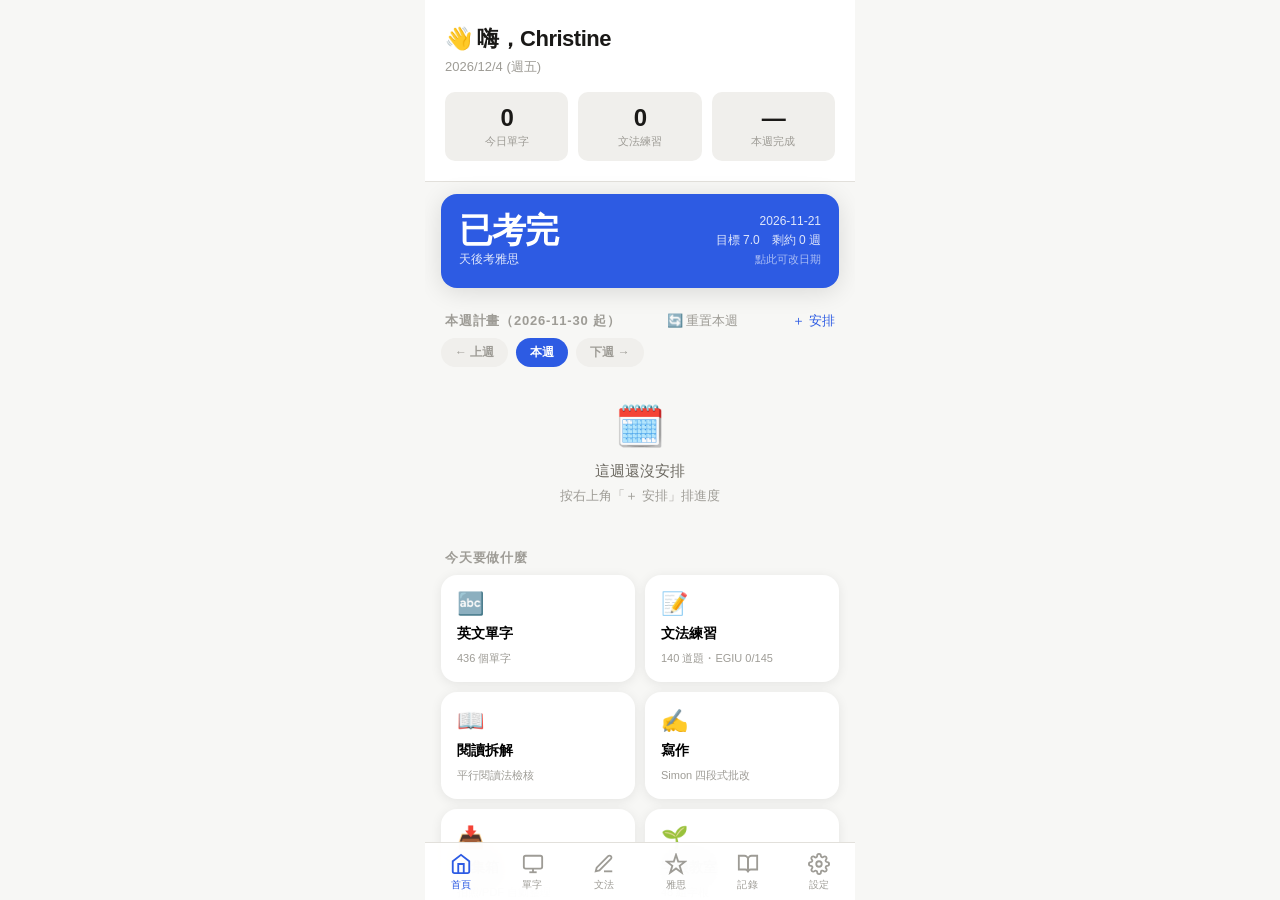
<file: english.html>
<!DOCTYPE html>
<html lang="zh-TW">
<head>
<meta charset="UTF-8">
<meta name="viewport" content="width=device-width, initial-scale=1.0, maximum-scale=1.0, user-scalable=no">
<meta name="apple-mobile-web-app-capable" content="yes">
<meta name="apple-mobile-web-app-status-bar-style" content="black-translucent">
<meta name="apple-mobile-web-app-title" content="雅思英文">
<title>IELTS English</title>
<link rel="stylesheet" href="core.css?v=3.0.0">
<script>
  // v3.0.0：告訴 core.js 這支 App 用哪個使用者資料檔、有哪些欄位。
  // 一定要在 core.js 之前宣告；名字不可改成 APP_CONFIG（舊 data.js 有同名全域 const，會遮蔽掉）。
  window.LR_APP = { id: 'en', name: '英文', userDataPath: 'data-user-en.json',
    userDataKeys: ['englishVocabulary', 'englishGrammar', 'wordRoots', 'task2Phrases', 'speakingNotes', 'paraphrases'] };
  </script>
<script src="data-en.js?v=3.0.0"></script>
<script src="data-ielts.js?v=3.0.0"></script>
<script src="core.js?v=3.0.0"></script>
<style>
  /* 英文 App 主色＝藍色（德文 App 是紅色，兩支 App 一眼可分辨） */
  :root { --primary: var(--en); --primary-light: var(--en-light); }
  /* EGIU 145 單元進度棋盤（v2.1.0 新增，只有英文 App 用，所以放這裡不放 core.css） */
  .egiu-grid { display: grid; grid-template-columns: repeat(10, 1fr); gap: 4px; margin: 6px 0 8px; }
  .egiu-cell { aspect-ratio: 1; border-radius: 6px; background: var(--surface2); border: 1px solid var(--border);
    font-size: 10px; color: var(--text3); display: flex; align-items: center; justify-content: center;
    cursor: pointer; user-select: none; -webkit-user-select: none; }
  .egiu-cell.done { background: var(--green); border-color: var(--green); color: #fff; font-weight: 700; }
  .plan-template-banner { margin: 0 16px 8px; padding: 10px 12px; background: var(--primary-light);
    border-radius: 10px; font-size: 12px; line-height: 1.6; color: var(--text2); }
  .plan-template-banner strong { color: var(--primary); }
  /* 收集箱 paraphrase 類型切換下拉 + 解析警告（v2.2.0，只有英文 App 用） */
  .inbox-type-select { font-size: 13px; font-weight: 600; padding: 4px 8px; border-radius: 8px;
    border: 1px solid var(--border); background: var(--surface2); color: var(--text); }
  .inbox-warn { font-size: 12px; line-height: 1.6; color: var(--amber); background: var(--amber-light, #fff8e1);
    border-radius: 8px; padding: 8px 10px; margin: 4px 0 8px; }
  .inbox-warn code { background: rgba(0,0,0,.06); padding: 1px 4px; border-radius: 4px; font-size: 11px; }
  /* 計畫項目編輯按鈕（v2.2.1） */
  .plan-edit { font-size: 13px; color: var(--text3); background: none; border: none; padding: 4px 6px; cursor: pointer; }
  /* Paraphrase 選項中文說明（v2.2.1，答完後顯示每個選項的意思，不只正確答案） */
  .para-choice-meaning { font-size: 12px; line-height: 1.6; color: var(--text2); margin-top: 6px; padding-top: 6px; border-top: 1px dashed var(--border); }
  .para-choice-meaning .pcm-row { margin-bottom: 4px; }
  .para-choice-meaning .pcm-correct { color: var(--green); font-weight: 600; }
  .para-choice-meaning .pcm-wrong { color: var(--text2); }
  /* 不規則動詞三態（v2.2.2） */
  .irr-input-row { display: flex; gap: 8px; margin: 10px 0; }
  .irr-input-row input { flex: 1; padding: 10px 12px; border-radius: 10px; border: 1px solid var(--border);
    background: var(--surface2); color: var(--text); font-size: 15px; min-height: 44px; }
  .irr-input-label { font-size: 11px; color: var(--text3); margin-bottom: 2px; }
  .irr-list-row { display: flex; align-items: center; justify-content: space-between; padding: 10px 0; border-top: 1px solid var(--border); }
  .irr-list-row:first-child { border-top: none; }
  .irr-list-forms { font-size: 13px; color: var(--text2); }
  .irr-stage-tag { font-size: 11px; padding: 2px 8px; border-radius: 999px; white-space: nowrap; }
  .irr-stage-new { background: var(--surface2); color: var(--text3); }
  .irr-stage-review { background: var(--amber-light, #fff8e1); color: var(--amber); }
  .irr-stage-mastered { background: var(--green-light, #e8f5e9); color: var(--green); }
  #diary-verb-hint:empty { display: none; }
  .diary-verb-hint-box { margin: 0 16px 10px; padding: 8px 12px; background: var(--primary-light); border-radius: 10px; font-size: 12px; line-height: 1.6; color: var(--text2); }
  .diary-verb-hint-box strong { color: var(--primary); }
</style>
</head>
<body>
<div id="app">
  <div id="content">

    <!-- ========== 首頁：倒數 + 週計畫 ========== -->
    <div id="page-home" class="page active">
      <div class="home-hero">
        <div class="home-greeting">👋 嗨，Christine</div>
        <div class="home-date" id="home-date">今天是學習的好日子</div>
        <div class="streak-row">
          <div class="streak-box"><div class="streak-num" id="streak-vocab">—</div><div class="streak-label">今日單字</div></div>
          <div class="streak-box"><div class="streak-num" id="streak-grammar">—</div><div class="streak-label">文法練習</div></div>
          <div class="streak-box"><div class="streak-num" id="streak-plan">—</div><div class="streak-label">本週完成</div></div>
        </div>
      </div>

      <!-- 考試倒數 -->
      <div class="countdown-card" onclick="switchPage('settings')" id="countdown-card">
        <div>
          <div class="countdown-num" id="countdown-days">—</div>
          <div class="countdown-label">天後考雅思</div>
        </div>
        <div class="countdown-date" id="countdown-date">點此設定考試日期</div>
      </div>

      <!-- 本週計畫表 -->
      <div class="section-header">
        <span class="section-title" id="plan-week-title">本週計畫</span>
        <button class="section-action" onclick="resetWeekPlan()" style="color:var(--text3); margin-right:8px;">🔄 重置本週</button>
        <button class="section-action" onclick="openPlanEditor()">＋ 安排</button>
      </div>
      <div class="filter-row" id="plan-week-nav">
        <button class="filter-chip" onclick="shiftWeek(-1)">← 上週</button>
        <button class="filter-chip active" onclick="goThisWeek()" id="plan-thisweek-chip">本週</button>
        <button class="filter-chip" onclick="shiftWeek(1)">下週 →</button>
      </div>
      <div id="plan-list"></div>

      <div class="section-header"><span class="section-title">今天要做什麼</span></div>
      <div class="quick-actions">
        <button class="quick-btn" onclick="switchPage('vocab')">
          <span class="quick-btn-icon">🔤</span><span class="quick-btn-title">英文單字</span>
          <span class="quick-btn-sub" id="home-vocab-count">載入中…</span>
        </button>
        <button class="quick-btn" onclick="switchPage('grammar')">
          <span class="quick-btn-icon">📝</span><span class="quick-btn-title">文法練習</span>
          <span class="quick-btn-sub" id="home-grammar-count">載入中…</span>
        </button>
        <button class="quick-btn" onclick="goIelts('reading')">
          <span class="quick-btn-icon">📖</span><span class="quick-btn-title">閱讀拆解</span>
          <span class="quick-btn-sub">平行閱讀法檢核</span>
        </button>
        <button class="quick-btn" onclick="goIelts('writing')">
          <span class="quick-btn-icon">✍️</span><span class="quick-btn-title">寫作</span>
          <span class="quick-btn-sub">Simon 四段式批改</span>
        </button>
        <button class="quick-btn" onclick="switchPage('records'); setRecTab('inbox')">
          <span class="quick-btn-icon">📥</span><span class="quick-btn-title">收集箱</span>
          <span class="quick-btn-sub">拍照/PDF 自動整理</span>
        </button>
        <button class="quick-btn" onclick="switchPage('roots')">
          <span class="quick-btn-icon">🌱</span><span class="quick-btn-title">字根教室</span>
          <span class="quick-btn-sub" id="home-roots-count">雅思字根拆解</span>
        </button>
      </div>

      <div class="section-header"><span class="section-title">複習到期提醒</span></div>
      <div id="due-list" style="padding: 0 16px 12px;"></div>
    </div>

    <!-- ========== 單字 ========== -->
    <div id="page-vocab" class="page">
      <div class="topbar">
        <div><div class="topbar-title">英文單字</div><div class="topbar-sub" id="vocab-mode-label">翻牌模式</div></div>
      </div>
      <div class="filter-row" style="padding-top: 12px;">
        <button class="filter-chip active" id="vmode-flip" onclick="setVocabMode('flip')">🃏 翻牌</button>
        <button class="filter-chip" id="vmode-type" onclick="setVocabMode('type')">⌨️ 打字</button>
        <button class="filter-chip" id="vmode-irregular" onclick="setVocabMode('irregular')">🔁 不規則動詞</button>
        <button class="filter-chip" id="vmode-roots" onclick="setVocabMode('roots')">🔎 字根實驗室</button>
      </div>
      <div class="filter-row">
        <button class="filter-chip active" onclick="setVocabSource('all', this)">全部</button>
        <button class="filter-chip" onclick="setVocabSource('ielts', this)">雅思</button>
        <button class="filter-chip" onclick="setVocabSource('cambly', this)">Cambly</button>
        <button class="filter-chip" onclick="setVocabSource('engoo', this)">Engoo</button>
      </div>
      <div id="deck-info" style="font-size:12px; color:var(--text3); padding:0 16px 4px; line-height:1.6;"></div>

      <div id="flashcard-mode">
        <div class="flashcard-container">
          <div class="flashcard-area" id="flashcard-area">
            <div class="flashcard" id="flashcard" onclick="flipCard()">
              <button class="speak-btn" onclick="event.stopPropagation(); speakCurrentWord();" title="發音">🔊</button>
              <div class="flashcard-top"><span class="tag" id="fc-tag">翻牌</span></div>
              <div class="flashcard-word" id="fc-word">載入中…</div>
              <div class="flashcard-pos" id="fc-pos"></div>
              <div id="fc-back" style="display:none; width:100%;">
                <div class="flashcard-meaning" id="fc-meaning"></div>
                <div class="flashcard-example" id="fc-example"></div>
                <button class="speak-btn-inline" onclick="event.stopPropagation(); speakCurrentExample();" title="唸例句">📢</button>
              </div>
              <div class="flashcard-hint" id="fc-hint">點擊翻面</div>
            </div>
          </div>
          <div class="swipe-indicators"><span class="left">← 還需要再記</span><span class="right">認識了 →</span></div>
          <div class="flashcard-actions">
            <button class="fc-btn fc-btn-forget" onclick="swipeCard('left')">😅 還不熟</button>
            <button class="fc-btn fc-btn-know" onclick="swipeCard('right')">✅ 認識了</button>
          </div>
          <div class="flashcard-progress">
            <div class="progress-bar"><div class="progress-fill" id="fc-progress"></div></div>
            <span class="progress-text" id="fc-progress-text">0 / 0</span>
          </div>
          <div style="padding: 12px 0 0;">
            <button class="grammar-ai-btn" onclick="getAIExample()">✨ AI 生成例句幫助記憶</button>
            <div id="ai-example-result"></div>
          </div>
        </div>
      </div>

      <div id="typing-mode-view" style="display:none;">
        <div class="typing-mode">
          <div class="typing-card">
            <button class="speak-btn" onclick="speakCurrentWord()" title="發音">🔊</button>
            <div class="typing-prompt">看中文，輸入英文</div>
            <div class="typing-word" id="typing-word">載入中…</div>
          </div>
          <div class="typing-input-wrap">
            <input class="typing-input" id="typing-input" placeholder="在這裡輸入答案…" autocomplete="off" autocorrect="off" autocapitalize="off" spellcheck="false">
            <button class="typing-submit" onclick="checkTyping()">確認</button>
          </div>
          <div id="typing-feedback" style="margin-top:12px;"></div>
          <div class="flashcard-progress" style="margin-top:16px;">
            <div class="progress-bar"><div class="progress-fill" id="typing-progress"></div></div>
            <span class="progress-text" id="typing-progress-text">0 / 0</span>
          </div>
        </div>
      </div>

      <!-- 不規則動詞三態（v2.2.2 新增）：內建種子清單＋獨立的 1/3/7 天主動回想排程 -->
      <div id="irregular-mode-view" style="display:none;">
        <div class="lang-toggle" style="margin: 0 0 12px;">
          <button class="lang-toggle-btn active" id="irr-sub-quiz" onclick="setIrregularSubMode('quiz')">✏️ 練習</button>
          <button class="lang-toggle-btn" id="irr-sub-list" onclick="setIrregularSubMode('list')">📋 清單</button>
        </div>
        <div id="irr-quiz-view">
          <div class="grammar-stats">
            <div class="grammar-stat"><div class="grammar-stat-num" id="irr-stat-due" style="color:var(--amber);">0</div><div class="grammar-stat-label">今日待複習</div></div>
            <div class="grammar-stat"><div class="grammar-stat-num" id="irr-stat-mastered" style="color:var(--green);">0</div><div class="grammar-stat-label">已熟悉</div></div>
            <div class="grammar-stat"><div class="grammar-stat-num" id="irr-stat-total">0</div><div class="grammar-stat-label">總數</div></div>
          </div>
          <div id="irr-card-container"></div>
        </div>
        <div id="irr-list-view" style="display:none;">
          <div style="font-size:12px; color:var(--text3); line-height:1.6; padding: 0 16px 8px;">
            🆕 新　🟡 複習中（隔天/3天/7天各測一次）　✅ 已熟悉（暫時移出複習清單）
          </div>
          <div id="irr-list-container"></div>
        </div>
      </div>
    </div>

    <!-- ========== 文法 ========== -->
    <div id="page-grammar" class="page">
      <div class="topbar">
        <div><div class="topbar-title">文法練習</div><div class="topbar-sub">你的真實錯誤 × AI 出題</div></div>
        <button class="topbar-action" onclick="refreshGrammar()">🔄</button>
      </div>
      <!-- EGIU 145 單元進度棋盤（v2.1.0）：每日一單元的習慣追蹤，點格子標記完成 -->
      <div class="pr-card" style="margin-top:12px;">
        <div class="grammar-category-row" onclick="toggleRuleDetail('egiu-detail')" style="margin-bottom:0;">
          <span class="pr-title" style="margin-bottom:0;">📘 Grammar in Use 進度（<span id="egiu-count">0</span>/145）</span>
          <span class="grammar-rule-toggle">展開 ▾</span>
        </div>
        <div class="grammar-rule-detail" id="egiu-detail" style="background:transparent; padding:0;">
          <div style="font-size:12px; color:var(--text3); margin:8px 0 2px;" id="egiu-week-target"></div>
          <div class="egiu-grid" id="egiu-grid"></div>
          <div style="font-size:11px; color:var(--text3);">點一下格子＝完成該單元（再點取消）。平日 1 單元、假日可 2，每週六快速複習本週單元。</div>

          <!-- EGIU 練習紀錄（v2.2.5 新增；v2.2.6 搬進這個收合區塊，跟棋盤共用同一個開關，
               不會一直佔住畫面擠到下面的文法練習題）：跟聽力/閱讀同一套 practiceRecords，
               材料欄位可自由填 Unit 編號，不強制跟棋盤某一格綁定——兩個不同 Unit 講到同一個
               文法點時，材料欄位直接寫「Unit 37, 52」即可，下方「最常犯的錯因」統計是跨全部
               紀錄算的，本來就會自動把同一種錯因抓在一起。
               「錯誤類型」（可複選）與「學習狀態」（單選）是兩個獨立維度，分開存、分開顯示。 -->
          <div class="section-header" style="margin-top:16px;"><span class="section-title">📝 EGIU 練習紀錄</span></div>
          <div class="diary-input-card">
            <input class="record-input" id="eg-material" placeholder="Unit 編號（例如 Unit 37，或 Unit 37, 52 同一個文法點）">
            <div style="display:flex; gap:8px;">
              <input class="record-input" id="eg-score" placeholder="正確率（例如 90，選填，填數字才會算進平均）">
              <input class="record-input" id="eg-date" type="date">
            </div>
            <div style="font-size:12px; color:var(--text3); margin:4px 0 6px;">錯誤類型（可複選）</div>
            <div class="error-cause-row" id="eg-causes"></div>
            <div style="font-size:12px; color:var(--text3); margin:8px 0 6px;">學習狀態（單選）</div>
            <div class="error-cause-row" id="eg-status"></div>
            <textarea class="diary-textarea" id="eg-notes" style="min-height:70px;" placeholder="錯題重點、下次需要注意的地方…"></textarea>
            <div class="diary-toolbar">
              <button class="diary-submit" style="flex:1;" id="eg-save-btn" onclick="savePractice('grammar')">儲存紀錄</button>
              <button class="diary-ai-btn" style="flex:0.6;" onclick="cancelEditPractice('grammar')">取消編輯</button>
            </div>
          </div>
          <div id="eg-analysis"></div>
          <div id="eg-list"></div>
        </div>
      </div>

      <div class="grammar-stats">
        <div class="grammar-stat"><div class="grammar-stat-num" id="gs-correct" style="color:var(--green);">0</div><div class="grammar-stat-label">答對</div></div>
        <div class="grammar-stat"><div class="grammar-stat-num" id="gs-wrong" style="color:var(--de);">0</div><div class="grammar-stat-label">答錯</div></div>
        <div class="grammar-stat"><div class="grammar-stat-num" id="gs-total">0</div><div class="grammar-stat-label">已練習</div></div>
      </div>
      <div class="filter-row">
        <button class="filter-chip active" onclick="setGrammarFilter('all', this)">全部</button>
        <button class="filter-chip" onclick="setGrammarFilter('past_tense', this)">過去式</button>
        <button class="filter-chip" onclick="setGrammarFilter('subject_verb', this)">主詞一致</button>
        <button class="filter-chip" onclick="setGrammarFilter('preposition', this)">介系詞</button>
        <button class="filter-chip" onclick="setGrammarFilter('other', this)">其他</button>
        <button class="filter-chip" onclick="setGrammarFilter('ielts', this)">📕 雅思錯題</button>
        <button class="filter-chip" onclick="setGrammarFilter('weak', this)">⚠️ 弱點</button>
      </div>
      <div id="grammar-card-container"></div>
    </div>

    <!-- ========== 雅思專區（聽說讀寫）========== -->
    <div id="page-ielts" class="page">
      <div class="topbar">
        <div><div class="topbar-title">雅思專區</div><div class="topbar-sub" id="ielts-sub">目標 7.0・四科備考</div></div>
      </div>
      <div class="lang-toggle" style="margin: 12px 16px 0;">
        <button class="lang-toggle-btn active" id="ielts-tab-listening" onclick="setIeltsTab('listening')">🎧 聽</button>
        <button class="lang-toggle-btn" id="ielts-tab-speaking" onclick="setIeltsTab('speaking')">🎙️ 說</button>
        <button class="lang-toggle-btn" id="ielts-tab-reading" onclick="setIeltsTab('reading')">📖 讀</button>
        <button class="lang-toggle-btn" id="ielts-tab-writing" onclick="setIeltsTab('writing')">✍️ 寫</button>
      </div>

      <!-- 聽力 -->
      <div id="ielts-sub-listening">
        <div id="method-listening"></div>
        <div class="section-header"><span class="section-title">新增練習紀錄</span></div>
        <div class="diary-input-card">
          <input class="record-input" id="lp-material" placeholder="材料（例：劍10 Test 1）">
          <div style="display:flex; gap:8px;">
            <input class="record-input" id="lp-score" type="number" step="0.5" min="0" max="9" placeholder="分數（如 6.5）">
            <input class="record-input" id="lp-date" type="date">
          </div>
          <div style="font-size:12px; color:var(--text3); margin:4px 0 6px;">這次的錯誤原因（可複選，來自你的檢討步驟⑤）</div>
          <div class="error-cause-row" id="lp-causes"></div>
          <textarea class="diary-textarea" id="lp-notes" style="min-height:70px;" placeholder="檢討筆記：哪幾題錯、場景詞、再聽一次後找到的原因…"></textarea>
          <div class="diary-toolbar">
            <button class="diary-submit" style="flex:1;" id="lp-save-btn" onclick="savePractice('listening')">儲存紀錄</button>
            <button class="diary-ai-btn" style="flex:0.6;" onclick="cancelEditPractice('listening')">取消編輯</button>
          </div>
        </div>
        <div class="section-header"><span class="section-title">分數趨勢與弱點</span></div>
        <div id="lp-analysis"></div>
        <div id="lp-list"></div>
      </div>

      <!-- 口說 -->
      <div id="ielts-sub-speaking" style="display:none;">
        <div id="method-speaking"></div>

        <!-- 每週範例回答背誦/解析紀錄（v2.2.7 新增）：跟寫作那邊同一套邏輯，material 填題型或主題 -->
        <div class="section-header"><span class="section-title">📚 每週範例回答背誦/解析紀錄</span></div>
        <div class="diary-input-card">
          <input class="record-input" id="sm-material" placeholder="範例回答主題（例：Part 2 - Describe a book）">
          <input class="record-input" id="sm-date" type="date">
          <textarea class="diary-textarea" id="sm-notes" style="min-height:70px;" placeholder="學到的句型、慣用語、心得…"></textarea>
          <div class="diary-toolbar">
            <button class="diary-submit" style="flex:1;" id="sm-save-btn" onclick="savePractice('speakingModel')">儲存紀錄</button>
            <button class="diary-ai-btn" style="flex:0.6;" onclick="cancelEditPractice('speakingModel')">取消編輯</button>
          </div>
        </div>
        <div id="sm-analysis"></div>
        <div id="sm-list"></div>

        <div class="section-header">
          <span class="section-title">🔗 核心語料庫（串題用）</span>
          <button class="section-action" onclick="toggleEl('sn-form')">＋ 新增</button>
        </div>
        <div class="diary-input-card" id="sn-form" style="display:none;">
          <div style="font-size:12px; color:var(--text3); line-height:1.6; margin-bottom:8px;">
            一份語料對多題：想一個你熟悉的核心答案（如「一本書」「滑雪」「足球」），寫下它的名詞、動詞片語、場景詞，考試時只改首尾段扣題。
          </div>
          <input class="record-input" id="sn-core" placeholder="核心答案（例：滑雪 skiing）">
          <input class="record-input" id="sn-topics" placeholder="可以套用的題目，用 / 分隔（例：最喜歡的運動 / 做過最困難的事）">
          <input class="record-input" id="sn-nouns" placeholder="名詞、設備器材（例：goggles, ski poles, slope）">
          <input class="record-input" id="sn-verbs" placeholder="動詞片語、動作（例：carve a turn, wipe out）">
          <input class="record-input" id="sn-idioms" placeholder="慣用語（亮點用，1-2 個就夠）">
          <div class="diary-toolbar">
            <button class="diary-ai-btn" style="flex:1;" onclick="aiSpeakingNote()">✨ AI 幫我補語料</button>
            <button class="diary-submit" style="flex:1;" onclick="saveSpeakingNote()">儲存</button>
          </div>
          <div id="sn-ai-result"></div>
        </div>
        <div id="sn-list"></div>

        <!-- Paraphrase Bank／改寫語料庫（v2.2.0） -->
        <div class="section-header" style="margin-top:20px;">
          <span class="section-title">🔄 Paraphrase Bank（改寫語料）</span>
          <span class="section-action" style="pointer-events:none; color:var(--text3);" id="para-count">—</span>
        </div>
        <div class="lang-toggle" style="margin: 0 16px 8px;">
          <button class="lang-toggle-btn active" id="para-mode-browse" onclick="setParaMode('browse')">📖 瀏覽</button>
          <button class="lang-toggle-btn" id="para-mode-practice" onclick="setParaMode('practice')">✏️ 替換練習</button>
        </div>

        <div id="para-browse-view">
          <div style="padding: 0 16px;">
            <input class="record-input" id="para-search" placeholder="🔍 搜尋核心概念或表達（如 expensive、relax）" oninput="renderParaList()">
          </div>
          <div class="filter-row" id="para-topic-row"></div>
          <div id="para-list"></div>
        </div>

        <div id="para-practice-view" style="display:none;">
          <div style="font-size:12px; color:var(--text3); line-height:1.6; padding: 8px 16px 0;">
            句中挖空，選最自然的替換表達；也會出現「語域選擇」題，考的是同一個概念在不同場合該用哪個字。答完後每個選項都會顯示中文說明。
          </div>
          <div id="para-practice-note" style="font-size:12px; color:var(--text3); padding: 0 16px;"></div>
          <div id="para-question-container"></div>
        </div>
      </div>


      <!-- 閱讀 -->
      <div id="ielts-sub-reading" style="display:none;">
        <div class="lang-toggle" style="margin: 12px 16px 0;">
          <button class="lang-toggle-btn active" id="rd-mode-check" onclick="setReadMode('check')">🔍 拆解檢核</button>
          <button class="lang-toggle-btn" id="rd-mode-rule" onclick="setReadMode('rule')">📐 平行閱讀法</button>
          <button class="lang-toggle-btn" id="rd-mode-log" onclick="setReadMode('log')">📊 練習紀錄</button>
        </div>

        <!-- 拆解檢核 -->
        <div id="rd-view-check">
          <div class="section-header"><span class="section-title">這題你是怎麼拆的？</span></div>
          <div class="diary-input-card">
            <div style="font-size:12px; color:var(--text3); line-height:1.6; margin-bottom:8px;">
              寫完一題後填這裡，AI 會依平行閱讀法七個檢查點核對你的拆解是否完全，並指出你其實是「拆對」還是「猜對」。<br>
              <strong>只有兩個欄位要打字</strong>（題目和定位句都是照貼），其他都用選的。
            </div>
            <textarea class="diary-textarea" id="bd-question" style="min-height:60px;" placeholder="題目（照貼，不用打）"></textarea>
            <select class="record-input" id="bd-qtype"></select>
            <div style="font-size:12px; color:var(--text3); margin:2px 0 6px;">① 你挑的定位詞是哪一種？</div>
            <select class="record-input" id="bd-kwtype"></select>
            <input class="record-input" id="bd-keywords" placeholder="定位詞是哪幾個字（選填，例：1993, mechanisation）">
            <div style="font-size:12px; color:var(--text3); margin:2px 0 6px;">② 你判斷的重現類型</div>
            <select class="record-input" id="bd-reappear"></select>
            <div style="font-size:12px; color:var(--text3); margin:2px 0 6px;">③ 你定位到的原文句子</div>
            <textarea class="diary-textarea" id="bd-location" style="min-height:60px;" placeholder="照貼原文句子，不用打"></textarea>
            <div style="font-size:12px; color:var(--text3); margin:2px 0 6px;">④ 定位句附近的信號詞（不用背，選就好）</div>
            <select class="record-input" id="bd-signal"></select>
            <div style="font-size:12px; color:var(--text3); margin:2px 0 6px;">⑤ 你的推論（選填，寫了 AI 才能檢查你的邏輯）</div>
            <textarea class="diary-textarea" id="bd-logic" style="min-height:50px;" placeholder="為什麼這句話能得出這個答案？（選填）"></textarea>
            <div style="font-size:12px; color:var(--text3); margin:2px 0 6px;">⑥ 結果</div>
            <select class="record-input" id="bd-result-sel">
              <option value="right">✅ 答對了</option>
              <option value="wrong">❌ 答錯了</option>
            </select>
            <div style="display:flex; gap:8px;">
              <input class="record-input" id="bd-answer" placeholder="你的答案（選填）">
              <input class="record-input" id="bd-correct" placeholder="正確答案（選填）">
            </div>
            <div style="font-size:12px; color:var(--text3); margin:2px 0 6px;">⑦ 誠實回答（點一下選取）：</div>
            <div class="error-cause-row">
              <button class="error-cause-chip" id="bd-guess" onclick="this.classList.toggle('selected')">這題我其實是用猜的</button>
              <button class="error-cause-chip" id="bd-reread" onclick="this.classList.toggle('selected')">為了這題回頭重讀了原文</button>
            </div>
            <button class="diary-submit" style="width:100%; margin-top:6px;" onclick="checkBreakdown()">🔍 檢核我的拆解</button>
            <div id="bd-result"></div>
          </div>
          <div class="section-header"><span class="section-title">拆解歷史</span></div>
          <div id="bd-list"></div>
        </div>

        <!-- 平行閱讀法規則 -->
        <div id="rd-view-rule" style="display:none;">
          <div id="rule-container"></div>
        </div>

        <!-- 閱讀練習紀錄 -->
        <div id="rd-view-log" style="display:none;">
          <div id="method-reading"></div>
          <div class="section-header"><span class="section-title">新增練習紀錄</span></div>
          <div class="diary-input-card">
            <input class="record-input" id="rp-material" placeholder="材料（例：劍10 T1 P1）">
            <div style="display:flex; gap:8px;">
              <input class="record-input" id="rp-score" type="number" step="0.5" min="0" max="9" placeholder="分數">
              <input class="record-input" id="rp-date" type="date">
            </div>
            <div style="font-size:12px; color:var(--text3); margin:4px 0 6px;">這次的錯誤原因（可複選）</div>
            <div class="error-cause-row" id="rp-causes"></div>
            <textarea class="diary-textarea" id="rp-notes" style="min-height:70px;" placeholder="檢討筆記：定位點對不對、精講怎麼說…"></textarea>
            <div class="diary-toolbar">
              <button class="diary-submit" style="flex:1;" id="rp-save-btn" onclick="savePractice('reading')">儲存紀錄</button>
              <button class="diary-ai-btn" style="flex:0.6;" onclick="cancelEditPractice('reading')">取消編輯</button>
            </div>
          </div>
          <div class="section-header"><span class="section-title">分數趨勢與弱點</span></div>
          <div id="rp-analysis"></div>
          <div id="rp-list"></div>
        </div>
      </div>

      <!-- 寫作 -->
      <div id="ielts-sub-writing" style="display:none;">
        <div class="lang-toggle" style="margin: 12px 16px 0;">
          <button class="lang-toggle-btn active" id="wr-mode-grade" onclick="setWriteMode('grade')">✨ 批改</button>
          <button class="lang-toggle-btn" id="wr-mode-struct" onclick="setWriteMode('struct')">🏗️ 結構</button>
          <button class="lang-toggle-btn" id="wr-mode-vocab" onclick="setWriteMode('vocab')">📔 語料</button>
        </div>

        <!-- 每週範文背誦/解析紀錄（v2.2.7 新增）：跟聽力/閱讀/文法同一套 practiceRecords，
             不管切到批改/結構/語料哪個子分頁都看得到，因為這是每週固定的任務，不屬於任何一個子分頁 -->
        <div class="section-header" style="margin-top:12px;"><span class="section-title">📚 每週範文背誦/解析紀錄</span></div>
        <div class="diary-input-card">
          <input class="record-input" id="wm-material" placeholder="範文名稱或主題（例：Task 2 Opinion 範文 - Education）">
          <input class="record-input" id="wm-date" type="date">
          <textarea class="diary-textarea" id="wm-notes" style="min-height:70px;" placeholder="學到的句型、詞彙、心得…"></textarea>
          <div class="diary-toolbar">
            <button class="diary-submit" style="flex:1;" id="wm-save-btn" onclick="savePractice('writingModel')">儲存紀錄</button>
            <button class="diary-ai-btn" style="flex:0.6;" onclick="cancelEditPractice('writingModel')">取消編輯</button>
          </div>
        </div>
        <div id="wm-analysis"></div>
        <div id="wm-list"></div>

        <!-- AI 批改 -->
        <div id="wr-view-grade">
          <div class="section-header"><span class="section-title">作文批改（依 Simon 標準）</span></div>
          <div class="diary-input-card">
            <select class="record-input" id="wg-task">
              <option value="task2">Task 2 大作文</option>
              <option value="task1">Task 1 小作文</option>
            </select>
            <textarea class="diary-textarea" id="wg-question" style="min-height:60px;" placeholder="題目（原文照貼）"></textarea>
            <textarea class="diary-textarea" id="wg-essay" style="min-height:180px;" placeholder="你的作文…&#10;（Task 2 目標 250+ 字，13 句法：引言2＋主體5＋主體5＋結論1）"></textarea>
            <div style="font-size:12px; color:var(--text3); margin:6px 0;" id="wg-wordcount">0 字</div>
            <div class="diary-toolbar">
              <button class="diary-ai-btn" style="flex:1;" onclick="aiPlanEssay()">🧠 只幫我 plan</button>
              <button class="diary-submit" style="flex:1.4;" onclick="gradeEssay()">✨ 批改我的作文</button>
            </div>
            <div id="wg-result"></div>
          </div>
          <div class="section-header"><span class="section-title">批改歷史</span></div>
          <div id="wg-list"></div>
        </div>

        <!-- 結構 -->
        <div id="wr-view-struct" style="display:none;">
          <div id="struct-container"></div>
        </div>

        <!-- 語料 -->
        <div id="wr-view-vocab" style="display:none;">
          <div class="filter-row" style="padding-top:12px;">
            <button class="filter-chip active" onclick="setPhraseFilter('t2', this)">Task 2 佳句</button>
            <button class="filter-chip" onclick="setPhraseFilter('t1', this)">Task 1 圖表詞</button>
            <button class="filter-chip" onclick="setPhraseFilter('topics', this)">24 大主題</button>
          </div>
          <div style="padding: 0 16px 8px;">
            <input class="record-input" id="phrase-search" placeholder="🔍 搜尋…" oninput="renderPhrases()" style="margin-bottom:0;">
          </div>
          <div id="phrase-list"></div>
        </div>
      </div>
    </div>

    <!-- ========== 記錄 & 收集 ========== -->
    <div id="page-records" class="page">
      <div class="topbar">
        <div><div class="topbar-title">記錄 & 收集</div><div class="topbar-sub">日記 · Engoo · Cambly · 收集箱</div></div>
      </div>
      <div class="lang-toggle" style="margin: 12px 16px 0;">
        <button class="lang-toggle-btn active" id="rec-tab-diary" onclick="setRecTab('diary')">📔 日記</button>
        <button class="lang-toggle-btn" id="rec-tab-engoo" onclick="setRecTab('engoo')">📰 Engoo</button>
        <button class="lang-toggle-btn" id="rec-tab-cambly" onclick="setRecTab('cambly')">🎙️ Cambly</button>
        <button class="lang-toggle-btn" id="rec-tab-inbox" onclick="setRecTab('inbox')">📥 收集</button>
      </div>

      <div id="rec-sub-diary">
        <div class="section-header"><span class="section-title">今日英文日記</span></div>
        <div id="diary-prompt-box"></div>
        <div id="diary-verb-hint"></div>
        <div class="diary-input-card">
          <textarea class="diary-textarea" id="diary-text" placeholder="用英文寫下今天發生的事… (3句以上)&#10;提示：試著用過去式！"></textarea>
          <div class="diary-toolbar">
            <button class="diary-submit" onclick="submitDiary()">儲存日記</button>
            <button class="diary-ai-btn" onclick="checkDiaryAI()" title="AI 批改">✨ AI 批改</button>
          </div>
          <div id="diary-ai-result"></div>
        </div>
        <div class="section-header"><span class="section-title">過去日記</span><button class="section-action" onclick="clearDiaries()">清除</button></div>
        <div id="diary-list"></div>
      </div>

      <div id="rec-sub-engoo" style="display:none;">
        <div class="section-header"><span class="section-title">✨ 貼上文章連結，AI 自動整理</span></div>
        <div class="diary-input-card">
          <div style="font-size:12px; color:var(--text3); line-height:1.6; margin-bottom:8px;">貼上 Engoo 文章連結 → AI 讀文章、抽出雅思程度單字與句型 → 進收集箱確認 → 儲存並自動建立閱讀記錄。</div>
          <input class="record-input" id="engoo-url" placeholder="https://engoo.com/app/daily-news/article/…" autocapitalize="off" autocorrect="off">
          <button class="diary-submit" style="width:100%; margin-top:4px;" onclick="analyzeEngooUrl()">✨ AI 分析文章</button>
          <div id="engoo-analyze-status"></div>
        </div>
        <div class="section-header"><span class="section-title">或手動記錄</span></div>
        <div class="diary-input-card">
          <input class="record-input" id="engoo-title" placeholder="文章標題">
          <input class="record-input" id="engoo-date" type="date">
          <textarea class="diary-textarea" id="engoo-words" style="min-height:80px;" placeholder="不懂的單字，一行一個：&#10;orbit / 軌道"></textarea>
          <button class="diary-submit" style="width:100%; margin-top:8px; background:var(--surface2); color:var(--text);" onclick="submitEngoo()">儲存手動記錄</button>
        </div>
        <div class="section-header"><span class="section-title">閱讀紀錄</span></div>
        <div id="engoo-list"></div>
      </div>

      <div id="rec-sub-cambly" style="display:none;">
        <div class="section-header"><span class="section-title">口語課歷史（共 <span id="cambly-count">0</span> 堂）</span></div>
        <div id="cambly-list"></div>
      </div>

      <div id="rec-sub-inbox" style="display:none;">
        <div class="section-header"><span class="section-title">上傳課堂／練習紀錄</span></div>
        <div class="diary-input-card">
          <div style="font-size:12px; color:var(--text3); line-height:1.6; margin-bottom:10px;">
            拍照、上傳 PDF 或貼上內容 → AI 自動分辨是<strong>單字、文法錯誤、雅思練習成績、寫作佳句、口說語料還是改寫語料</strong>，分別整理好 → 確認後存進資料庫。
          </div>
          <textarea class="diary-textarea" id="inbox-text" style="min-height:90px;" placeholder="貼上文字（Cambly AI回饋、劍橋檢討筆記、寫作批改…），或只上傳照片/PDF"></textarea>
          <div class="diary-toolbar">
            <button class="diary-ai-btn" style="flex:1;" onclick="document.getElementById('inbox-photo').click()">📷 選擇照片/PDF</button>
            <button class="diary-submit" style="flex:1.6;" onclick="analyzeInbox()">✨ AI 分析內容</button>
          </div>
          <input type="file" id="inbox-photo" accept="image/*,application/pdf" multiple style="display:none;" onchange="handleInboxPhoto(event)">
          <div id="inbox-photo-preview" class="inbox-photo-preview" style="display:none;"></div>
          <div id="inbox-analyze-status"></div>
        </div>
        <div class="section-header">
          <span class="section-title">待確認項目（<span id="inbox-count">0</span>）</span>
          <button class="section-action" onclick="clearInbox()">全部清除</button>
        </div>
        <div id="inbox-list"></div>
        <div style="padding: 0 16px 20px;">
          <button class="settings-save-btn" style="background:var(--green); margin-top:0;" onclick="saveInboxToGithub()">💾 儲存到資料庫</button>
          <div id="inbox-save-status"></div>
        </div>
      </div>
    </div>

    <!-- ========== 字根教室 ========== -->
    <div id="page-roots" class="page">
      <div class="topbar">
        <div style="display:flex; align-items:center; gap:10px;">
          <button class="topbar-action" onclick="switchPage('home')" title="返回">←</button>
          <div><div class="topbar-title">🌱 字根教室</div><div class="topbar-sub">雅思高頻字根・AI 拆解查詢</div></div>
        </div>
      </div>
      <div class="section-header"><span class="section-title">查詢單字的字根來源</span></div>
      <div class="diary-input-card">
        <div class="typing-input-wrap" style="margin-top:0;">
          <input class="typing-input" id="root-lookup-input" placeholder="輸入英文單字，例如 sustainable" autocomplete="off" autocapitalize="off">
          <button class="typing-submit" onclick="lookupRoot()">拆解</button>
        </div>
        <div id="root-lookup-result"></div>
      </div>
      <div class="filter-row" style="padding-top:4px;">
        <button class="filter-chip active" onclick="setRootFilter('all', this)">全部</button>
        <button class="filter-chip" onclick="setRootFilter('root', this)">字根</button>
        <button class="filter-chip" onclick="setRootFilter('prefix', this)">字首</button>
        <button class="filter-chip" onclick="setRootFilter('suffix', this)">字尾</button>
        <button class="filter-chip" onclick="setRootFilter('user', this)">📒 我的查詢</button>
      </div>
      <div style="padding: 0 16px 8px;">
        <input class="record-input" id="root-search" placeholder="🔍 搜尋字根或例字…" oninput="renderRootList()" style="margin-bottom:0;">
      </div>
      <div id="root-list"></div>
    </div>

    <!-- ========== 設定 ========== -->
    <div id="page-settings" class="page">
      <div class="topbar"><div><div class="topbar-title">設定</div></div></div>
      <div style="padding: 16px 0 0;">

        <div class="section-header settings-group-header" id="sg-header-exam" onclick="toggleSettingsGroup('exam')">
          <span class="section-title">🎯 考試目標</span><span class="chevron">▸</span>
        </div>
        <div class="settings-section settings-group-body" id="sg-body-exam">
          <div class="settings-item" style="flex-direction: column; align-items: stretch;">
            <div class="settings-item-title">考試日期</div>
            <div class="settings-item-sub">首頁會顯示倒數天數</div>
            <input class="settings-input" id="exam-date-input" type="date">
            <div class="settings-item-title" style="margin-top:12px;">目標總分</div>
            <input class="settings-input" id="exam-target-input" type="number" step="0.5" min="0" max="9" placeholder="7.0">
            <button class="settings-save-btn" onclick="saveExamSettings()">儲存目標</button>
          </div>
        </div>

        <div class="section-header settings-group-header" id="sg-header-ai" style="margin-top:8px;" onclick="toggleSettingsGroup('ai')">
          <span class="section-title">AI 設定</span><span class="chevron">▸</span>
        </div>
        <div class="settings-section settings-group-body" id="sg-body-ai">
          <div class="settings-item" style="flex-direction: column; align-items: stretch;">
            <div class="settings-item-title">Gemini API Key</div>
            <div class="settings-item-sub">兩個 App 共用，設定一次即可</div>
            <input class="settings-input" id="api-key-input" type="password" placeholder="貼上你的 Gemini API Key">
            <div class="settings-item-title" style="margin-top:12px;">Gemini 模型名稱</div>
            <div class="settings-item-sub">模型退役時只要改這裡，不用改程式碼</div>
            <input class="settings-input" id="gemini-model-input" placeholder="gemini-2.5-flash">
            <button class="settings-save-btn" onclick="saveApiSettings()">儲存 AI 設定</button>
          </div>
        </div>

        <div class="section-header settings-group-header" id="sg-header-github" style="margin-top:8px;" onclick="toggleSettingsGroup('github')">
          <span class="section-title">GitHub 同步</span><span class="chevron">▸</span>
        </div>
        <div class="settings-section settings-group-body" id="sg-body-github">
          <div class="settings-item" style="flex-direction: column; align-items: stretch;">
            <div class="settings-item-title">GitHub Token</div>
            <div class="settings-item-sub">Fine-grained token，只需這個 repo 的 Contents 讀寫權限</div>
            <input class="settings-input" id="github-token-input" type="password" placeholder="github_pat_...">
            <div class="settings-item-title" style="margin-top:12px;">Repo 擁有者（帳號名）</div>
            <input class="settings-input" id="github-owner-input" placeholder="chrisitine951">
            <div class="settings-item-title" style="margin-top:12px;">Repo 名稱</div>
            <input class="settings-input" id="github-repo-input" placeholder="language-review">
            <div class="settings-item-title" style="margin-top:12px;">分支</div>
            <input class="settings-input" id="github-branch-input" placeholder="main">
            <button class="settings-save-btn" onclick="saveGithubSettings()">儲存 GitHub 設定</button>
            <button class="settings-save-btn" style="background:var(--surface2); color:var(--text);" onclick="testGithubConnection()">🔌 測試連線</button>
            <div id="github-test-status"></div>
          </div>
        </div>

        <div class="section-header settings-group-header" id="sg-header-sync" style="margin-top:8px;" onclick="toggleSettingsGroup('sync')">
          <span class="section-title">☁️ 自動同步進度</span><span class="chevron">▸</span>
        </div>
        <div class="settings-section settings-group-body" id="sg-body-sync">
          <div class="settings-item" style="flex-direction: column; align-items: stretch;">
            <div class="settings-item-sub" style="line-height:1.6;">英文 App 的進度存在 <strong>progress-en-&lt;使用者名稱&gt;.json</strong>，和德文 App 各自獨立、互不覆蓋。</div>
            <div class="settings-item-title" style="margin-top:12px;">使用者名稱</div>
            <div class="settings-item-sub">兩個 App 共用同一個名稱</div>
            <input class="settings-input" id="username-input" placeholder="christine">
            <div style="display:flex; align-items:center; justify-content:space-between; margin-top:12px;">
              <div class="settings-item-title">自動同步</div>
              <button id="autosync-toggle" onclick="toggleAutoSync()" style="font-size:14px; font-weight:600; color:var(--green);">已開啟</button>
            </div>
            <button class="settings-save-btn" onclick="saveSyncSettings()">儲存同步設定</button>
            <button class="settings-save-btn" style="background:var(--green);" onclick="pushProgress(true)">☁️ 立即同步</button>
            <button class="settings-save-btn" style="background:var(--surface2); color:var(--text);" onclick="pullProgressManual()">⬇️ 從雲端拉最新進度</button>
            <div class="settings-item-sub" id="sync-status" style="margin-top:8px; text-align:center;">—</div>
          </div>
        </div>

        <div class="section-header settings-group-header" id="sg-header-data" style="margin-top:8px;" onclick="toggleSettingsGroup('data')">
          <span class="section-title">資料管理</span><span class="chevron">▸</span>
        </div>
        <div class="settings-section settings-group-body" id="sg-body-data">
          <div class="settings-item"><div class="settings-item-left"><div class="settings-item-title">英文單字</div><div class="settings-item-sub" id="settings-en-count">—</div></div><span class="tag tag-en">單字</span></div>
          <div class="settings-item"><div class="settings-item-left"><div class="settings-item-title">複習排程</div><div class="settings-item-sub" id="settings-schedule-count">—</div></div><span class="tag tag-green">進度</span></div>
          <div class="settings-item" style="flex-direction: column; align-items: stretch;">
            <div class="settings-item-title">從舊版 App 搬入進度</div>
            <div class="settings-item-sub" style="line-height:1.6;">如果上面的複習排程是 0，按這裡把舊版 app.html 的英文進度搬過來（會從雲端的 progress-&lt;使用者名稱&gt;.json 讀取，只搬英文、不動德文）。</div>
            <button class="settings-save-btn" style="background:var(--surface2); color:var(--text);" onclick="manualMigrate()">🔄 搬入舊版英文進度</button>
            <div id="migrate-status"></div>
          </div>
          <div class="settings-item"><div class="settings-item-left"><div class="settings-item-title">文法題</div><div class="settings-item-sub" id="settings-grammar-count">—</div></div><span class="tag tag-green">文法</span></div>
          <div class="settings-item"><div class="settings-item-left"><div class="settings-item-title">雅思練習紀錄</div><div class="settings-item-sub" id="settings-practice-count">—</div></div><span class="tag tag-amber">雅思</span></div>
          <div class="settings-item" style="flex-direction: column; align-items: stretch;">
            <div class="settings-item-title">🔍 檢查重複的紀錄</div>
            <div class="settings-item-sub" style="line-height:1.6;">多台裝置同步或合併匯入舊備份後，同一筆紀錄可能會出現兩次（內容一樣但編號不同）。這裡會找出來讓你確認，保留資料最完整的那筆。</div>
            <button class="settings-save-btn" style="background:var(--surface2); color:var(--text);" onclick="scanDuplicates()">開始檢查</button>
            <div id="dup-scan-result"></div>
          </div>
          <div class="settings-item">
            <div class="settings-item-left"><div class="settings-item-title">重置今日進度</div><div class="settings-item-sub">清除今天的翻牌記錄</div></div>
            <button onclick="resetToday()" style="font-size:13px; color:var(--de); font-weight:600;">重置</button>
          </div>
          <div class="settings-item">
            <div class="settings-item-left"><div class="settings-item-title">清除所有複習排程</div><div class="settings-item-sub">重新開始間隔複習</div></div>
            <button onclick="resetAllSchedule()" style="font-size:13px; color:var(--de); font-weight:600;">清除</button>
          </div>
        </div>

        <div class="section-header settings-group-header" id="sg-header-backup" style="margin-top:8px;" onclick="toggleSettingsGroup('backup')">
          <span class="section-title">資料備份 & 轉移</span><span class="chevron">▸</span>
        </div>
        <div class="settings-section settings-group-body" id="sg-body-backup">
          <div class="card" style="display:flex; flex-direction:column; gap:10px;">
            <div style="font-size:13px; color:var(--text2); line-height:1.6;">匯出後會下載一個 <strong>.json</strong> 檔案，存到 iCloud 或任何地方。換手機時用匯入還原。<br>
              <span style="color:var(--text3); font-size:12px;">匯入可一次選多個檔案，並且會問你要「合併」還是「覆蓋」。<strong>合併</strong>只增不減，適合把散落在不同備份或 GitHub 歷史版本裡的紀錄兜回來。</span></div>
            <button class="settings-save-btn" onclick="exportData()" style="background:var(--green);">📤 匯出所有資料</button>
            <button class="settings-save-btn" onclick="document.getElementById('import-file').click()" style="background:var(--surface2); color:var(--text);">📥 匯入資料（可多選）</button>
            <input type="file" id="import-file" accept=".json" multiple style="display:none;" onchange="importData(event)">
            <div id="import-status"></div>
          </div>
        </div>

        <div style="text-align:center; padding: 20px; font-size:12px; color:var(--text3);">
          IELTS English App v3.0.0<br>
          大表版本 <span id="settings-plan-version">—</span>　<span id="settings-cache-hint" style="color:var(--amber);"></span><br>
          德文功能已搬到 german.html
        </div>
      </div>
    </div>

  </div><!-- /content -->

  <nav id="nav">
    <button class="nav-item active" onclick="switchPage('home')" id="nav-home">
      <svg viewBox="0 0 24 24" fill="none" stroke="currentColor" stroke-width="2"><path d="M3 9l9-7 9 7v11a2 2 0 0 1-2 2H5a2 2 0 0 1-2-2z"/><polyline points="9 22 9 12 15 12 15 22"/></svg><span>首頁</span>
    </button>
    <button class="nav-item" onclick="switchPage('vocab')" id="nav-vocab">
      <svg viewBox="0 0 24 24" fill="none" stroke="currentColor" stroke-width="2"><rect x="2" y="3" width="20" height="14" rx="2"/><line x1="8" y1="21" x2="16" y2="21"/><line x1="12" y1="17" x2="12" y2="21"/></svg><span>單字</span>
    </button>
    <button class="nav-item" onclick="switchPage('grammar')" id="nav-grammar">
      <svg viewBox="0 0 24 24" fill="none" stroke="currentColor" stroke-width="2"><path d="M12 20h9"/><path d="M16.5 3.5a2.121 2.121 0 0 1 3 3L7 19l-4 1 1-4L16.5 3.5z"/></svg><span>文法</span>
    </button>
    <button class="nav-item" onclick="switchPage('ielts')" id="nav-ielts">
      <svg viewBox="0 0 24 24" fill="none" stroke="currentColor" stroke-width="2"><path d="M12 2l2.4 7.4H22l-6 4.6 2.3 7.4-6.3-4.6L5.7 21.4 8 14 2 9.4h7.6z"/></svg><span>雅思</span>
    </button>
    <button class="nav-item" onclick="switchPage('records')" id="nav-records">
      <svg viewBox="0 0 24 24" fill="none" stroke="currentColor" stroke-width="2"><path d="M2 3h6a4 4 0 0 1 4 4v14a3 3 0 0 0-3-3H2z"/><path d="M22 3h-6a4 4 0 0 0-4 4v14a3 3 0 0 1 3-3h7z"/></svg><span>記錄</span>
    </button>
    <button class="nav-item" onclick="switchPage('settings')" id="nav-settings">
      <svg viewBox="0 0 24 24" fill="none" stroke="currentColor" stroke-width="2"><circle cx="12" cy="12" r="3"/><path d="M19.4 15a1.65 1.65 0 0 0 .33 1.82l.06.06a2 2 0 0 1 0 2.83 2 2 0 0 1-2.83 0l-.06-.06a1.65 1.65 0 0 0-1.82-.33 1.65 1.65 0 0 0-1 1.51V21a2 2 0 0 1-2 2 2 2 0 0 1-2-2v-.09A1.65 1.65 0 0 0 9 19.4a1.65 1.65 0 0 0-1.82.33l-.06.06a2 2 0 0 1-2.83 0 2 2 0 0 1 0-2.83l.06-.06A1.65 1.65 0 0 0 4.68 15a1.65 1.65 0 0 0-1.51-1H3a2 2 0 0 1-2-2 2 2 0 0 1 2-2h.09A1.65 1.65 0 0 0 4.6 9a1.65 1.65 0 0 0-.33-1.82l-.06-.06a2 2 0 0 1 0-2.83 2 2 0 0 1 2.83 0l.06.06A1.65 1.65 0 0 0 9 4.68a1.65 1.65 0 0 0 1-1.51V3a2 2 0 0 1 2-2 2 2 0 0 1 2 2v.09a1.65 1.65 0 0 0 1 1.51 1.65 1.65 0 0 0 1.82-.33l.06-.06a2 2 0 0 1 2.83 0 2 2 0 0 1 0 2.83l-.06.06A1.65 1.65 0 0 0 19.4 9a1.65 1.65 0 0 0 1.51 1H21a2 2 0 0 1 2 2 2 2 0 0 1-2 2h-.09a1.65 1.65 0 0 0-1.51 1z"/></svg><span>設定</span>
    </button>
  </nav>

  <div class="toast" id="toast"></div>
</div>

<script>
// ============================================================
// english.html — 雅思英文 App（v2.1.0）
// 共用邏輯（GitHub/Gemini/TTS/工具）在 core.js，樣式在 core.css。
// 【localStorage 前綴規則】這支 App 一律用 lren_ 前綴；德文 App 用 lr_。
//   兩支 App 同網域共用 localStorage，前綴搞錯會互相蓋資料！
// 【v2.1.0 新增】18 週備考大表自動帶入計畫表（資料在 data-ielts.js 的
//   IELTS_STUDY_PLAN）＋ EGIU 145 單元進度棋盤（文法頁）。
// ============================================================

// ============================================================
// STATE
// ============================================================
let currentPage = 'home';
let vocabMode = 'flip';      // 'flip' | 'type'
let vocabSource = 'all';     // all | ielts | cambly | engoo
let grammarFilter = 'all';
let recTab = 'diary';
let ieltsTab = 'listening';
let readMode = 'check';
let writeMode = 'grade';
let phraseFilter = 't2';

let currentDeck = [], currentCardIdx = 0, cardFlipped = false;
let grammarItems = [], currentGrammarIdx = 0, grammarAnswered = false;
let efState = null;
let inboxItems = [], inboxPhotos = [];

// 需要同步的個人資料
let diaryEntries = [], engooRecords = [], reviewSchedule = {};
let grammarStats = { correct: 0, wrong: 0, total: 0 };
let todayStats = { flipped: 0, grammarPracticed: 0 };
let planItems = [];      // 週計畫 { id, week, skill, day, text, done, fromPlan? }
let practiceRecords = [];// 聽/讀練習 { id, skill, date, material, score, causes:[], notes }
let breakdowns = [];     // 閱讀拆解檢核 { id, date, question, ..., score }
let essayRecords = [];   // 作文批改 { id, date, task, question, essay, feedback }
let egiuDone = {};       // EGIU 進度 { "單元號": "完成日期 YYYY-MM-DD" }（v2.1.0）
let planImportedWeeks = []; // 已自動帶入大表的週（v2.1.0）——帶過就不再帶，刪掉的項目不會自己長回來
let irregularSchedule = {}; // 不規則動詞三態的獨立 1/3/7 天排程（v2.2.2），key: irrv_<base>

let touchStartX = 0, touchStartY = 0, isDragging = false;
let planWeekOffset = 0;

// ============================================================
// STORAGE（前綴 lren_）
// ============================================================
function saveData() {
  try {
    localStorage.setItem('lren_diary', JSON.stringify(diaryEntries));
    localStorage.setItem('lren_engoo', JSON.stringify(engooRecords));
    localStorage.setItem('lren_schedule', JSON.stringify(reviewSchedule));
    localStorage.setItem('lren_today', JSON.stringify(todayStats));
    localStorage.setItem('lren_gstats', JSON.stringify(grammarStats));
    localStorage.setItem('lren_inbox', JSON.stringify(inboxItems));
    localStorage.setItem('lren_plan', JSON.stringify(planItems));
    localStorage.setItem('lren_practice', JSON.stringify(practiceRecords));
    localStorage.setItem('lren_breakdowns', JSON.stringify(breakdowns));
    localStorage.setItem('lren_essays', JSON.stringify(essayRecords));
    localStorage.setItem('lren_egiu', JSON.stringify(egiuDone));
    localStorage.setItem('lren_planwk', JSON.stringify(planImportedWeeks));
    localStorage.setItem('lren_irrsched', JSON.stringify(irregularSchedule));
    localStorage.setItem('lren_savedat', String(Date.now()));
  } catch(e) {}
  scheduleAutoPush();
}
function loadData() {
  const get = (k, def) => { try { const v = localStorage.getItem(k); return v ? JSON.parse(v) : def; } catch(e) { return def; } };
  diaryEntries = get('lren_diary', []);
  engooRecords = get('lren_engoo', []);
  reviewSchedule = get('lren_schedule', {});
  grammarStats = get('lren_gstats', { correct: 0, wrong: 0, total: 0 });
  inboxItems = get('lren_inbox', []);
  planItems = get('lren_plan', []);
  practiceRecords = get('lren_practice', []);
  breakdowns = get('lren_breakdowns', []);
  essayRecords = get('lren_essays', []);
  egiuDone = get('lren_egiu', {});
  planImportedWeeks = get('lren_planwk', []);
  irregularSchedule = get('lren_irrsched', {});
  const saved = get('lren_today', null);
  if (saved && saved.date === new Date().toDateString()) todayStats = saved;
}

// ============================================================
// 舊資料搬家（v1 的 app.html → v2 的 english.html）
//
// 【為什麼有兩條路】
// 路徑 A（本機）：兩支 App 同網域，localStorage 共用 → 直接讀 lr_* 搬過來。
// 路徑 B（雲端）：⚠️ iOS 上「加到主畫面的 PWA」和「Safari 瀏覽器」的 localStorage
//   是分開的兩個空間！她舊版是從主畫面開的，用 Safari 開新版就讀不到本機舊資料。
//   所以路徑 A 撲空時，要改從雲端的 progress-<使用者名稱>.json 撈（那裡面有完整的
//   en_* 排程）。這是 2026-07-16 使用者回報「沒跳出搬家提示」的真正原因。
//
// 【重要】只搬 en_ 開頭的排程，德文的留給 german.html；而且只讀不寫，
//   絕對不能回寫 progress-<name>.json，否則會動到德文/Murray 的進度。
// ============================================================
function extractEnglishProgress(src) {
  // 從一份 v1 進度物件抽出「英文的部分」，回傳搬了幾筆
  let moved = 0;
  const sched = src.reviewSchedule || {};
  Object.keys(sched).forEach(k => {
    if (k.startsWith('en_') && !reviewSchedule[k]) { reviewSchedule[k] = sched[k]; moved++; }
  });
  if (Array.isArray(src.diaryEntries) && diaryEntries.length === 0) diaryEntries = src.diaryEntries;
  if (Array.isArray(src.engooRecords) && engooRecords.length === 0) engooRecords = src.engooRecords;
  if (src.grammarStats && !grammarStats.total) grammarStats = src.grammarStats;
  return moved;
}
// 路徑 A：本機 localStorage（同瀏覽器用過舊版才有）
function migrateFromV1Local() {
  if (localStorage.getItem('lren_migrated')) return 0;
  try {
    const oldSchedule = JSON.parse(localStorage.getItem('lr_schedule') || '{}');
    if (Object.keys(oldSchedule).length === 0) return 0; // 沒東西可搬 → 先不設旗標，留給雲端路徑
    const moved = extractEnglishProgress({
      reviewSchedule: oldSchedule,
      diaryEntries: JSON.parse(localStorage.getItem('lr_diary') || '[]'),
      engooRecords: JSON.parse(localStorage.getItem('lr_engoo') || '[]'),
      grammarStats: JSON.parse(localStorage.getItem('lr_gstats') || 'null'),
    });
    if (moved > 0) {
      localStorage.setItem('lren_migrated', '1');
      saveData();
      showToast(`✅ 已從舊版搬入 ${moved} 個英文複習進度`, 3000);
    }
    return moved;
  } catch(e) { return 0; }
}
// 路徑 B：雲端舊進度檔（progress-<使用者名稱>.json）
async function migrateFromCloud(manual) {
  const cfg = getGithubConfig();
  if (!cfg.token || !cfg.owner || !cfg.repo) return { moved: 0, error: '未設定 GitHub' };
  const old = await githubGetJson('progress-' + getUsername() + '.json');
  if (old.error) return { moved: 0, error: old.error };
  if (!old.exists || !old.json) return { moved: 0, error: '雲端找不到舊版進度檔' };
  const moved = extractEnglishProgress(old.json);
  if (moved > 0 || manual) {
    localStorage.setItem('lren_migrated', '1');
    saveData();
    if (moved > 0) showToast(`✅ 已從雲端搬入 ${moved} 個英文複習進度`, 3000);
  }
  return { moved };
}
// 設定頁的手動按鈕：本機找不到就從雲端找，把過程講清楚
async function manualMigrate() {
  const el = document.getElementById('migrate-status');
  el.innerHTML = `<div class="ai-loading" style="margin-top:8px;"><div class="ai-dots"><div class="ai-dot"></div><div class="ai-dot"></div><div class="ai-dot"></div></div>搬移中…</div>`;
  localStorage.removeItem('lren_migrated'); // 手動觸發時忽略旗標，強制再試一次
  const localMoved = migrateFromV1Local();
  const cloud = await migrateFromCloud(true);
  const total = localMoved + cloud.moved;
  initSettings();
  updateHome();
  if (total > 0) {
    el.innerHTML = `<div class="ai-result" style="color:var(--green); border-left-color:var(--green);">✅ 搬入 ${total} 個英文複習進度（本機 ${localMoved} + 雲端 ${cloud.moved}）<br>德文進度和 Murray 的進度完全沒有被動到。</div>`;
  } else if (cloud.error) {
    el.innerHTML = `<div class="ai-result" style="color:var(--amber);">沒搬到東西：${escHtml(cloud.error)}<br>若還沒填 GitHub 設定，請先完成上面的「GitHub 同步」設定再按一次。</div>`;
  } else {
    el.innerHTML = `<div class="ai-result" style="color:var(--amber);">舊版進度已經搬過了，或舊檔裡沒有英文排程（複習排程目前 ${Object.keys(reviewSchedule).length} 個）。</div>`;
  }
}

// ============================================================
// 同步：progress-en-<使用者名稱>.json（和德文 App 各自獨立）
// ============================================================
function progressPath() { return 'progress-en-' + getUsername() + '.json'; }
function isAutoSyncOn() { return localStorage.getItem('lr_autosync') !== '0'; }

// ============================================================
// 【v2.2.9 修正：跨裝置互相洗掉紀錄】
// 舊行為：同步是純 last-write-wins，推送時把「本機這一份」整包蓋掉雲端。
//   實際災情（2026-07-28 使用者回報）：手機填了文法練習紀錄並推上雲端 → 電腦開 App
//   （記憶體裡是還沒有那些紀錄的舊資料）→ 在電腦點了任何東西就觸發存檔、savedAt 變新
//   → 20 秒後整包推上去，把手機剛存的紀錄洗掉。只要兩台裝置交替使用就會一直發生。
// 新行為：對「純累積型的紀錄陣列」改成以 id 聯集合併，推送前先把雲端有、本機沒有的補回來，
//   拉取時也用合併而不是取代。這樣兩台裝置各自新增的紀錄都會保留。
//
// ⚠️ 為什麼不是所有欄位都合併：
//   - planItems 不合併：使用者刪掉計畫項目是刻意動作，DESIGN.md 明訂「刪掉的項目不會自己
//     長回來」。聯集會讓刪掉的項目復活，違反既有設計決策。
//   - inboxItems 不合併：那是「待確認」的暫存區，存進資料庫後就該清空，合併會讓已處理的
//     項目跑回來；而且收集箱項目沒有 id 可去重，聯集會產生重複項目。
//     ⚠️ 代價：在 A 裝置分析完還沒按儲存就跑去 B 裝置操作，那批暫存可能消失。
//     使用習慣上請「分析完就儘快按儲存到資料庫」，不要留在收集箱過夜。
//   - reviewSchedule / irregularSchedule / egiuDone / grammarStats：
//     ✅ v2.3.0 起改成合併（原本不合併，是這次補上的缺口）。理由見 absorbRemoteRecords
//     內的註解——覆蓋會讓複習進度「倒退」，而且很難察覺。合併規則是「只前進不後退」：
//     排程取練習次數較多者、EGIU 打卡取聯集、統計取較大值。
// ⚠️ 合併的取捨：在 A 裝置刪掉一筆紀錄（或取消一個 EGIU 打卡）後，若 B 裝置還留著舊副本，
//   那筆會被合併回來。相較於「整包洗掉別台的紀錄」，這個代價可接受得多——
//   重複出現看得見可以再刪，資料消失看不見。
// ============================================================
const MERGED_RECORD_KEYS = ['practiceRecords', 'breakdowns', 'essayRecords', 'diaryEntries', 'engooRecords'];
// 以 id 聯集兩個紀錄陣列；同 id 時以 primary（通常是本機這份，代表使用者最近的編輯）為準
function mergeRecordArrays(primary, secondary) {
  if (!Array.isArray(primary)) primary = [];
  if (!Array.isArray(secondary)) secondary = [];
  const out = [...primary];
  const seen = new Set(primary.map(r => String(r && r.id)));
  secondary.forEach(r => {
    if (!r || r.id === undefined) return;
    if (!seen.has(String(r.id))) { out.push(r); seen.add(String(r.id)); }
  });
  return out;
}
// 推送前呼叫：把雲端有、本機沒有的紀錄先補進本機記憶體，這樣送上去的那份不會漏掉別台的東西
// 回傳「補回了幾筆」（含排程與 EGIU 打卡的變動數），0 代表本機已經涵蓋雲端所有內容
function absorbRemoteRecords(remoteJson) {
  if (!remoteJson) return 0;
  let added = 0;
  const before = {
    practiceRecords: practiceRecords.length, breakdowns: breakdowns.length,
    essayRecords: essayRecords.length, diaryEntries: diaryEntries.length, engooRecords: engooRecords.length,
  };
  practiceRecords = mergeRecordArrays(practiceRecords, remoteJson.practiceRecords);
  breakdowns = mergeRecordArrays(breakdowns, remoteJson.breakdowns);
  essayRecords = mergeRecordArrays(essayRecords, remoteJson.essayRecords);
  diaryEntries = mergeRecordArrays(diaryEntries, remoteJson.diaryEntries);
  engooRecords = mergeRecordArrays(engooRecords, remoteJson.engooRecords);
  added = (practiceRecords.length - before.practiceRecords) + (breakdowns.length - before.breakdowns)
        + (essayRecords.length - before.essayRecords) + (diaryEntries.length - before.diaryEntries)
        + (engooRecords.length - before.engooRecords);

  // ---- v2.3.0：排程與打卡也要合併（原本只合併上面那幾個陣列，這裡是補上的缺口）----
  // 為什麼：單字複習排程被整包覆蓋時，進度會「倒退」——手機把某字練到第 4 階段，
  // 電腦用舊狀態推上去就退回第 2 階段，那幾次複習等於白做，而且很難察覺
  // （只會覺得「這個字怎麼又跑出來了」）。EGIU 打卡同理，這就是 Unit 1–7 和 Unit 10
  // 會分散在不同雲端版本、必須手動合併的原因。
  const schedBefore = scheduleFingerprint(reviewSchedule) + scheduleFingerprint(irregularSchedule);
  reviewSchedule = mergeSchedules(reviewSchedule, remoteJson.reviewSchedule);
  irregularSchedule = mergeSchedules(irregularSchedule, remoteJson.irregularSchedule);
  if (scheduleFingerprint(reviewSchedule) + scheduleFingerprint(irregularSchedule) !== schedBefore) added++;

  // EGIU 打卡：聯集（同一單元兩邊都有就取較早的完成日，代表第一次讀完的時間）
  if (remoteJson.egiuDone && typeof remoteJson.egiuDone === 'object') {
    const egiuBefore = Object.keys(egiuDone).length;
    Object.keys(remoteJson.egiuDone).forEach(k => {
      if (!egiuDone[k]) egiuDone[k] = remoteJson.egiuDone[k];
      else if (remoteJson.egiuDone[k] < egiuDone[k]) egiuDone[k] = remoteJson.egiuDone[k];
    });
    if (Object.keys(egiuDone).length !== egiuBefore) added++;
  }

  // 文法答對/答錯統計：純計數器，取較大值（不會少算她的練習量）
  if (remoteJson.grammarStats) {
    const g = remoteJson.grammarStats;
    const merged = {
      correct: Math.max(grammarStats.correct || 0, g.correct || 0),
      wrong: Math.max(grammarStats.wrong || 0, g.wrong || 0),
      total: Math.max(grammarStats.total || 0, g.total || 0),
    };
    if (merged.correct !== (grammarStats.correct || 0) || merged.wrong !== (grammarStats.wrong || 0)
        || merged.total !== (grammarStats.total || 0)) added++;
    grammarStats = merged;
  }
  return added;
}
// 排程指紋：用來判斷合併後有沒有實際變動（不用逐字比對物件）
function scheduleFingerprint(sched) {
  return Object.keys(sched || {}).reduce((sum, k) => {
    const s = sched[k] || {};
    return sum + (s.correct || 0) + (s.incorrect || 0) + (s.stage || 0);
  }, 0);
}
// 逐字合併複習排程：同一個字取「總練習次數（correct+incorrect）」較多的那一份；
// 相同時取 nextReview 較晚的（代表比較近期才複習過）。
// 這樣不論哪一台先推，複習進度都只會前進不會倒退。
function mergeSchedules(local, remote) {
  const out = Object.assign({}, remote || {});
  Object.keys(local || {}).forEach(k => {
    const a = local[k], b = out[k];
    if (!b) { out[k] = a; return; }
    const ta = (a.correct || 0) + (a.incorrect || 0);
    const tb = (b.correct || 0) + (b.incorrect || 0);
    if (ta > tb) out[k] = a;
    else if (ta === tb && (a.nextReview || 0) > (b.nextReview || 0)) out[k] = a;
  });
  return out;
}
function buildProgressObject() {
  return {
    savedAt: Number(localStorage.getItem('lren_savedat') || 0),
    username: getUsername(), app: 'english',
    reviewSchedule, grammarStats, todayStats, diaryEntries, engooRecords, inboxItems,
    planItems, practiceRecords, breakdowns, essayRecords,
    egiuDone, planImportedWeeks, irregularSchedule,
  };
}
function applyProgressObject(p) {
  if (!p) return;
  // 排程、EGIU 打卡、文法統計一律「合併」不取代（v2.3.0）——
  // 雲端比較新不代表本機這幾次複習/打卡就該被丟掉。實作直接沿用 absorbRemoteRecords，
  // 兩條路徑用同一份邏輯，不會出現「推送有合併、拉取卻覆蓋」的不一致。
  absorbRemoteRecords(p);
  if (p.todayStats && p.todayStats.date === new Date().toDateString()) todayStats = p.todayStats;
  // 紀錄類陣列已在 absorbRemoteRecords 內合併完成，這裡不再重複處理
  // 以下維持取代（理由見上方註解：刪除是刻意動作／暫存區）
  if (Array.isArray(p.inboxItems)) inboxItems = p.inboxItems;
  if (Array.isArray(p.planItems)) planItems = p.planItems;
  if (Array.isArray(p.planImportedWeeks)) planImportedWeeks = p.planImportedWeeks;
  saveData();
}
let syncTimer = null, syncing = false;
function setSyncStatus(t) { const el = document.getElementById('sync-status'); if (el) el.textContent = t; }
function scheduleAutoPush() {
  if (!isAutoSyncOn()) return;
  const cfg = getGithubConfig();
  if (!cfg.token || !cfg.owner || !cfg.repo) return;
  if (syncTimer) clearTimeout(syncTimer);
  syncTimer = setTimeout(() => pushProgress(), 20000);
}
// 409 衝突自動重試：每次重試都重新讀最新 sha（勿改成只重送同一份 payload）
async function pushProgress(manual) {
  if (syncing) return;
  const cfg = getGithubConfig();
  if (!cfg.token || !cfg.owner || !cfg.repo) { if (manual) showToast('請先到設定完成 GitHub 設定'); return; }
  syncing = true;
  setSyncStatus('⬆️ 同步中…');
  try {
    let lastError = null;
    for (let attempt = 0; attempt < 3; attempt++) {
      const remote = await githubGetJson(progressPath());
      if (remote.error && remote.error !== '未設定') { lastError = remote.error; break; }
      // 【關鍵】推送前先把雲端有、本機沒有的紀錄吸收進來，再送出這一份。
      // 少了這一步就是整包覆蓋，會洗掉別台裝置剛存的紀錄（v2.2.9 修的災情）。
      // 放在重試迴圈「內」是刻意的：409 重試時雲端可能又被別台改過，每次都要重新吸收一次。
      const absorbed = absorbRemoteRecords(remote.json);
      if (absorbed > 0) {
        saveData(); // 讓吸收回來的紀錄也寫進本機，畫面重整後不會又不見
        renderPracticeList('listening'); renderPracticeList('reading'); renderPracticeList('grammar');
        renderPracticeList('writingModel'); renderPracticeList('speakingModel');
      }
      const put = await githubPutJson(progressPath(), buildProgressObject(), remote.sha, '英文進度同步 (' + getUsername() + ')');
      if (put.ok) {
        lastError = null;
        localStorage.setItem('lren_lastsync', String(Date.now()));
        setSyncStatus('✅ 已同步 ' + new Date().toLocaleTimeString('zh-TW', { hour: '2-digit', minute: '2-digit' }));
        if (manual) showToast('✅ 進度已同步到雲端');
        break;
      }
      lastError = put.error;
      if (put.error && put.error.includes('409') && attempt < 2) { await new Promise(r => setTimeout(r, 400 * (attempt + 1))); continue; }
      break;
    }
    if (lastError) {
      setSyncStatus('❌ ' + (lastError.includes('409') ? '同步衝突，請稍後再按一次「立即同步」' : lastError));
      if (manual) showToast('❌ 同步失敗，請稍後再試');
    }
  } finally { syncing = false; }
}
// 手動「從雲端拉最新進度」——設定頁按鈕用。
// 【為什麼需要這個】自動同步只有兩個時機會發生：① 存檔後 20 秒防抖上傳 ② App 啟動當下下載一次。
// 中間沒有「App 開著時持續檢查雲端」這回事，所以裝置 A 存檔、裝置 B 沒有重新整理就切過去看，
// 資料不會自動出現——這是 2026-07-28 使用者實際回報的情況，不是同步壞掉，只是缺一個手動觸發點。
// 邏輯沿用跟 pullProgressOnStartup() 一樣的 last-write-wins 比對（雲端 savedAt 較新才覆蓋本機），
// 不會因為手動按了就無條件蓋掉本機這幾秒內還沒同步上去的變動。
async function pullProgressManual() {
  const cfg = getGithubConfig();
  if (!cfg.token || !cfg.owner || !cfg.repo) { showToast('請先到設定完成 GitHub 設定'); return; }
  setSyncStatus('⬇️ 檢查雲端最新進度…');
  const remote = await githubGetJson(progressPath());
  if (remote.error) { setSyncStatus('❌ ' + remote.error); showToast('❌ 拉取失敗，請稍後再試'); return; }
  if (!remote.exists || !remote.json) { setSyncStatus('雲端目前還沒有進度檔'); showToast('雲端目前沒有進度檔可拉取'); return; }
  const localSavedAt = Number(localStorage.getItem('lren_savedat') || 0);
  const remoteSavedAt = Number(remote.json.savedAt || 0);
  // 【v2.2.9】即使雲端 savedAt 比較舊，也要先把雲端獨有的紀錄合併進來——
  // 「本機比較新」只代表本機最後存檔比較晚，不代表本機那份包含了別台存的所有紀錄。
  const absorbed = absorbRemoteRecords(remote.json);
  if (remoteSavedAt > localSavedAt) {
    applyProgressObject(remote.json);
    localStorage.setItem('lren_savedat', String(remoteSavedAt));
    setSyncStatus('⬇️ 已還原 ' + new Date().toLocaleTimeString('zh-TW', { hour: '2-digit', minute: '2-digit' }));
    showToast('⬇️ 已拉取雲端最新進度');
  } else if (absorbed > 0) {
    saveData();
    setSyncStatus('⬇️ 已補回 ' + absorbed + ' 筆雲端紀錄');
    showToast(`⬇️ 已補回 ${absorbed} 筆其他裝置存的紀錄`);
  } else {
    setSyncStatus('✅ 本機已經是最新的');
    showToast('本機已經是最新進度，不用拉取');
  }
  if (remoteSavedAt > localSavedAt || absorbed > 0) {
    // 重新渲染目前畫面，讓拉下來的資料立刻反映在畫面上，不用手動切頁再切回來
    updateHome();
    if (currentPage === 'grammar') initGrammar();
    if (currentPage === 'ielts') initIelts();
    if (currentPage === 'vocab') { buildDeck(); vocabMode === 'flip' ? renderFlashcard() : renderTyping(); }
    if (currentPage === 'records') initRecords();
  }
}
async function pullProgressOnStartup() {
  if (!isAutoSyncOn()) return;
  const cfg = getGithubConfig();
  if (!cfg.token || !cfg.owner || !cfg.repo) return;
  const remote = await githubGetJson(progressPath());
  // 新進度檔還不存在 = 第一次用 v2 → 自動去雲端的舊進度檔把英文部分搬過來
  // （iOS 主畫面 PWA 和 Safari 的 localStorage 不共用，本機搬家常常會撲空）
  if (!remote.error && !remote.exists) {
    const r = await migrateFromCloud(false);
    if (r.moved > 0) { updateHome(); if (currentPage === 'settings') initSettings(); }
    return;
  }
  if (remote.error || !remote.exists || !remote.json) return;
  const localSavedAt = Number(localStorage.getItem('lren_savedat') || 0);
  const remoteSavedAt = Number(remote.json.savedAt || 0);
  // 【v2.2.9】不論誰比較新，都先把雲端獨有的紀錄合併回本機（理由同 pullProgressManual）
  const absorbed = absorbRemoteRecords(remote.json);
  if (remoteSavedAt > localSavedAt) {
    applyProgressObject(remote.json);
    localStorage.setItem('lren_savedat', String(remoteSavedAt));
    setSyncStatus('⬇️ 已從雲端還原進度');
    showToast('⬇️ 已從雲端還原最新進度');
    if (currentPage === 'home') updateHome();
  } else if (absorbed > 0) {
    saveData();
    setSyncStatus('⬇️ 已補回 ' + absorbed + ' 筆雲端紀錄');
    if (currentPage === 'home') updateHome();
  } else { setSyncStatus('✅ 雲端進度已是最新'); }
}
document.addEventListener('visibilitychange', () => {
  if (document.visibilityState === 'hidden' && isAutoSyncOn()) {
    const cfg = getGithubConfig();
    if (cfg.token && cfg.owner && cfg.repo) pushProgress();
  }
});

// ============================================================
// NAVIGATION
// ============================================================
function switchPage(page) {
  document.querySelectorAll('.page').forEach(p => p.classList.remove('active'));
  document.querySelectorAll('.nav-item').forEach(n => n.classList.remove('active'));
  document.getElementById('page-' + page).classList.add('active');
  const navItem = document.getElementById('nav-' + page);
  if (navItem) navItem.classList.add('active');
  document.getElementById('content').scrollTop = 0;
  currentPage = page;
  if (page === 'home') updateHome();
  if (page === 'vocab') initVocab();
  if (page === 'grammar') initGrammar();
  if (page === 'ielts') initIelts();
  if (page === 'records') initRecords();
  if (page === 'settings') initSettings();
  if (page === 'roots') renderRootList();
}
function goIelts(tab) { switchPage('ielts'); setIeltsTab(tab); }
function toggleEl(id) { const el = document.getElementById(id); if (el) el.style.display = el.style.display === 'none' ? 'block' : 'none'; }
function toggleRuleDetail(id) { const el = document.getElementById(id); if (el) el.classList.toggle('show'); }

// ============================================================
// 首頁：考試倒數
// ============================================================
// 考試日期：2026-11-21（已和 Christine 確認），隨時可到「設定 → 考試目標」修改
const DEFAULT_EXAM_DATE = '2026-11-21';
function getExamDate() { return localStorage.getItem('lren_exam_date') || DEFAULT_EXAM_DATE; }
function getTargetBand() { return localStorage.getItem('lren_exam_target') || '7.0'; }
function saveExamSettings() {
  const d = document.getElementById('exam-date-input').value;
  const t = document.getElementById('exam-target-input').value.trim();
  if (d) localStorage.setItem('lren_exam_date', d);
  if (t) localStorage.setItem('lren_exam_target', t);
  showToast('✅ 考試目標已儲存');
  updateHome();
}
function updateCountdown() {
  const d = getExamDate();
  const numEl = document.getElementById('countdown-days');
  const dateEl = document.getElementById('countdown-date');
  if (!d) { numEl.textContent = '—'; dateEl.textContent = '點此設定考試日期'; return; }
  const exam = new Date(d + 'T00:00:00');
  const today = new Date(); today.setHours(0,0,0,0);
  const days = Math.round((exam - today) / 86400000);
  numEl.textContent = days >= 0 ? days : '已考完';
  const weeks = days > 0 ? Math.floor(days / 7) : 0;
  dateEl.innerHTML = `${d}<br>目標 ${escHtml(getTargetBand())}　剩約 ${weeks} 週<br><span style="font-size:11px; opacity:0.7;">點此可改日期</span>`;
  document.getElementById('ielts-sub').textContent = days >= 0 ? `目標 ${getTargetBand()}・倒數 ${days} 天` : `目標 ${getTargetBand()}・四科備考`;
}

// ============================================================
// 首頁：週計畫表（四科 × 週一～週日 + 其他書籍材料）
// 週別用該週週一的日期字串當 key，例如 "2026-07-20"
//
// 【v2.1.0 大表自動帶入】data-ielts.js 的 IELTS_STUDY_PLAN 排好了 18 週進度。
// 第一次開到「本週或未來週」時，該週項目自動帶入 planItems（標 fromPlan），
// 之後就是普通項目：可以打勾、刪除、補充。帶過的週記在 planImportedWeeks，
// 不會重複帶入——她刪掉的項目不會自己長回來。
//
// 【v2.2.1 新增】editPlan()：大表自動帶入的項目原本只能勾選完成或整筆刪除，
// 沒有辦法「調整」——但她幾乎每天都會依實際進度調整當天/隔天要做的項目
// （例如今天沒做完想挪到明天，或想把材料換一本）。這裡補上編輯功能：
// 點鉛筆圖示可以直接改「星期幾」和「內容文字」，跟 openPlanEditor() 一樣
// 用 prompt() 完成，不新增頁面、不改資料結構（fromPlan 標記維持不變，
// 純粹是文字/星期被她自己改過，仍算她已經確認調整過的項目）。
// ============================================================
function mondayOf(date) {
  const d = new Date(date);
  const day = (d.getDay() + 6) % 7; // 週一=0
  d.setDate(d.getDate() - day); d.setHours(0,0,0,0);
  return d;
}
// 用「本地」年月日組 YYYY-MM-DD 字串。
// 【勿改回 toISOString()】toISOString() 會轉成 UTC，台灣是 UTC+8，
// 本地午夜 00:00 換算 UTC 會變成前一天 16:00 → 週一 7/20 被吐成 7/19，
// 於是計畫表的週 key 和 18 週大表（用正確週一日期）永遠對不上、顯示空白。
// 這是踩過的坑（v2.1.1 修），大表 key 也是純日期字串，必須用本地日期比對。
function ymdLocal(d) {
  const y = d.getFullYear();
  const mo = String(d.getMonth() + 1).padStart(2, '0');
  const da = String(d.getDate()).padStart(2, '0');
  return `${y}-${mo}-${da}`;
}
function weekKey(offset) {
  const d = mondayOf(new Date());
  d.setDate(d.getDate() + offset * 7);
  return ymdLocal(d);
}
function shiftWeek(n) { planWeekOffset += n; renderPlan(); }
function goThisWeek() { planWeekOffset = 0; renderPlan(); }
const DAY_LABELS = ['週一','週二','週三','週四','週五','週六','週日'];

function getWeekPlan(wk) {
  if (typeof IELTS_STUDY_PLAN === 'undefined') return null;
  return IELTS_STUDY_PLAN.find(p => p.week === wk) || null;
}
function autoImportWeekPlan(wk) {
  if (planWeekOffset < 0) return; // 過去的週不補帶，避免灌進一堆沒做的項目
  if (planImportedWeeks.includes(wk)) return;
  const tpl = getWeekPlan(wk);
  if (!tpl) return;
  tpl.items.forEach((it, i) => {
    planItems.push({ id: Date.now() + i, week: wk, skill: it[0], day: it[1], text: it[2], done: false, score: '', fromPlan: true });
  });
  planImportedWeeks.push(wk);
  saveData();
  showToast('🗓️ 已帶入第 ' + tpl.no + ' 週的大表安排', 2600);
}

function renderPlan() {
  const wk = weekKey(planWeekOffset);
  autoImportWeekPlan(wk);
  const tpl = getWeekPlan(wk);
  const title = planWeekOffset === 0 ? '本週計畫' : (planWeekOffset < 0 ? `${-planWeekOffset} 週前` : `${planWeekOffset} 週後`);
  document.getElementById('plan-week-title').textContent = `${title}（${wk} 起）`;
  document.getElementById('plan-thisweek-chip').classList.toggle('active', planWeekOffset === 0);
  const items = planItems.filter(p => p.week === wk);
  const el = document.getElementById('plan-list');
  // 大表階段橫幅：讓她知道現在在 18 週的哪裡、這週 EGIU 要到哪
  const banner = tpl ? `<div class="plan-template-banner">📋 <strong>第 ${tpl.no}/${typeof IELTS_PLAN_TOTAL_WEEKS !== 'undefined' ? IELTS_PLAN_TOTAL_WEEKS : 18} 週</strong>・${escHtml(tpl.phase)}<br>📘 EGIU：${escHtml(tpl.egiu)}　<span style="color:var(--text3);">週四德文家教日不排英文</span></div>` : '';
  if (items.length === 0) {
    el.innerHTML = banner + `<div class="empty-state" style="padding:24px;"><div class="empty-state-icon">🗓️</div><div class="empty-state-text">這週還沒安排</div><div class="empty-state-sub">按右上角「＋ 安排」排進度</div></div>`;
    return;
  }
  // 依科目分組顯示，每組內依星期排序
  let html = banner;
  PLAN_SKILLS.forEach(sk => {
    const group = items.filter(i => i.skill === sk.id).sort((a, b) => a.day - b.day);
    if (group.length === 0) return;
    html += `<div class="plan-phase">${sk.label}</div>`;
    html += group.map(i => {
      const idx = planItems.indexOf(i);
      return `<div class="plan-item ${i.done ? 'done' : ''}">
        <div class="plan-check" data-idx="${idx}" onclick="togglePlan(this)">${i.done ? '✓' : ''}</div>
        <div class="plan-text"><strong style="font-size:12px; color:var(--text3);">${DAY_LABELS[i.day]}</strong>　${escHtml(i.text)}
        ${i.score ? `<span class="tag tag-green" style="margin-left:6px;">${escHtml(i.score)}</span>` : ''}</div>
        <button class="plan-edit" data-idx="${idx}" onclick="editPlan(this)" title="調整這一項">✏️</button>
        <button class="plan-del" data-idx="${idx}" onclick="delPlan(this)">✕</button>
      </div>`;
    }).join('');
  });
  el.innerHTML = html;
}
function togglePlan(el) {
  const i = parseInt(el.dataset.idx, 10);
  if (!planItems[i]) return;
  planItems[i].done = !planItems[i].done;
  saveData(); renderPlan(); updateHome();
}
function delPlan(el) {
  const i = parseInt(el.dataset.idx, 10);
  if (!planItems[i]) return;
  if (!confirm('刪除這個安排？')) return;
  planItems.splice(i, 1);
  saveData(); renderPlan();
}
// 【v2.2.1 新增】編輯已存在的計畫項目（含大表自動帶入的項目）：
// 可以改「星期幾」和「內容文字」。用 prompt() 沿用 openPlanEditor() 的做法，
// 低複雜度、不新增頁面。fromPlan 標記不變——這只是她確認過並調整內容，
// 不影響「已帶入哪些週」的紀錄，也不會讓大表重新灌入這一項。
function editPlan(el) {
  const i = parseInt(el.dataset.idx, 10);
  const item = planItems[i];
  if (!item) return;
  const dayIn = prompt(`調整星期幾？1=週一 … 7=週日（目前：${DAY_LABELS[item.day]}）`, String(item.day + 1));
  if (dayIn === null) return; // 取消
  const day = parseInt(dayIn, 10) - 1;
  if (isNaN(day) || day < 0 || day > 6) { showToast('請輸入 1–7，已取消調整'); return; }
  const textIn = prompt('調整內容文字：', item.text);
  if (textIn === null) return; // 取消
  if (!textIn.trim()) { showToast('內容不能是空的，已取消調整'); return; }
  item.day = day;
  item.text = textIn.trim();
  saveData(); renderPlan();
  showToast('✅ 已調整這一項');
}
// 新增安排：用 prompt 串起來（不另開頁面，維持低複雜度）
function openPlanEditor() {
  const wk = weekKey(planWeekOffset);
  const skList = PLAN_SKILLS.map((s, i) => `${i + 1}. ${s.label}`).join('\n');
  const skIn = prompt(`要安排哪一科？輸入數字：\n${skList}`, '1');
  if (!skIn) return;
  const sk = PLAN_SKILLS[parseInt(skIn, 10) - 1];
  if (!sk) { showToast('沒有這個科目'); return; }
  const dayIn = prompt('星期幾？1=週一 … 7=週日', '1');
  if (!dayIn) return;
  const day = parseInt(dayIn, 10) - 1;
  if (isNaN(day) || day < 0 || day > 6) { showToast('請輸入 1–7'); return; }
  const text = prompt('要做什麼？（例：劍10 T1、Simon 大作文 ch1）');
  if (!text || !text.trim()) return;
  planItems.push({ id: Date.now(), week: wk, skill: sk.id, day, text: text.trim(), done: false, score: '' });
  saveData(); renderPlan();
  showToast('✅ 已加入計畫');
}

// 重置本週：把這週目前的安排（不管是大表帶入的還是自己手動調過的）全部清掉，
// 重新照 data-ielts.js 目前的 IELTS_STUDY_PLAN 帶入一次。
// 【跟 autoImportWeekPlan 的差異】那個函式只在「還沒帶過」而且「不是過去週」時才會帶入；
// 這裡是使用者主動按的，不管是過去週、本週還是未來週，也不管帶過沒帶過，一律強制重新帶入——
// 這是設計上刻意放寬的例外，因為這是明確的手動動作，不是自動流程要避免的「一直重複灌資料」。
function resetWeekPlan() {
  const wk = weekKey(planWeekOffset);
  const tpl = getWeekPlan(wk);
  if (!tpl) { showToast('大表沒有這一週的範本可以重置'); return; }
  if (!confirm(`確定要重置「${wk} 起」這一週嗎？\n這週目前的安排（包含你手動改過的內容）都會被清掉，換成大表目前最新的版本。`)) return;
  planItems = planItems.filter(p => p.week !== wk);
  planImportedWeeks = planImportedWeeks.filter(w => w !== wk);
  tpl.items.forEach((it, i) => {
    planItems.push({ id: Date.now() + i, week: wk, skill: it[0], day: it[1], text: it[2], done: false, score: '', fromPlan: true });
  });
  planImportedWeeks.push(wk);
  saveData(); renderPlan();
  showToast('✅ 已重置本週，換成最新的大表安排');
}

function updateHome() {
  const days = ['日','一','二','三','四','五','六'];
  const now = new Date();
  document.getElementById('home-date').textContent = `${now.getFullYear()}/${now.getMonth()+1}/${now.getDate()} (週${days[now.getDay()]})`;
  updateCountdown();
  renderPlan();

  const due = getDueWords().length;
  document.getElementById('home-vocab-count').textContent = due > 0 ? `${due} 個到期複習` : `${ENGLISH_VOCABULARY.length} 個單字`;
  document.getElementById('home-grammar-count').textContent = `${ENGLISH_GRAMMAR.length} 道題・EGIU ${Object.keys(egiuDone).length}/145`;
  if (typeof WORD_ROOTS !== 'undefined') document.getElementById('home-roots-count').textContent = `${WORD_ROOTS.length} 組字根`;

  document.getElementById('streak-vocab').textContent = todayStats.flipped || 0;
  document.getElementById('streak-grammar').textContent = todayStats.grammarPracticed || 0;
  const wk = weekKey(0);
  const weekItems = planItems.filter(p => p.week === wk);
  document.getElementById('streak-plan').textContent = weekItems.length ? `${weekItems.filter(p => p.done).length}/${weekItems.length}` : '—';

  const dl = document.getElementById('due-list');
  const dueWords = getDueWords().slice(0, 5);
  if (dueWords.length === 0) {
    dl.innerHTML = `<div style="text-align:center; padding:16px; color:var(--text3); font-size:13px;">🎉 今天沒有到期複習，繼續保持！</div>`;
  } else {
    dl.innerHTML = dueWords.map(w => {
      const data = ENGLISH_VOCABULARY.find(x => x.id === w.wordId);
      if (!data) return '';
      return `<div class="cambly-item" style="margin-bottom:8px; cursor:pointer;" onclick="switchPage('vocab')">
        <div class="cambly-item-header"><span class="tag tag-en">🇬🇧 英文</span><span style="font-size:11px; color:var(--de);">到期複習</span></div>
        <div class="cambly-item-topic">${escHtml(data.word)}</div></div>`;
    }).join('');
  }
}

// ============================================================
// VOCABULARY — 排程（間隔複習：新字 → 7天 → 14天 → 30天）
// 到期判定：nextReview > 0 && nextReview <= now
// （nextReview=0 代表全新未排程，不算到期——這是修過的 bug，勿回退）
// ============================================================
function getScheduleKey(id) { return 'en_' + id; }
function getSchedule(id) { return reviewSchedule[getScheduleKey(id)] || { stage: 1, nextReview: 0, correct: 0, incorrect: 0 }; }
function updateSchedule(id, knew) {
  const k = getScheduleKey(id), s = getSchedule(id), now = Date.now();
  if (knew) {
    s.correct++;
    if (s.stage === 1) { s.stage = 2; s.nextReview = now + 7*864e5; }
    else if (s.stage === 2) { s.stage = 3; s.nextReview = now + 14*864e5; }
    else { s.stage = 4; s.nextReview = now + 30*864e5; }
  } else { s.incorrect++; s.stage = 1; s.nextReview = now + 864e5; }
  reviewSchedule[k] = s;
  saveData();
}
function getDueWords() {
  const now = Date.now();
  return ENGLISH_VOCABULARY.map(w => {
    const s = getSchedule(w.id);
    return { wordId: w.id, nextReview: s.nextReview };
  }).filter(w => w.nextReview > 0 && w.nextReview <= now);
}
function sourcePool() {
  if (vocabSource === 'all') return ENGLISH_VOCABULARY;
  return ENGLISH_VOCABULARY.filter(w => (w.source || 'other') === vocabSource);
}
function setVocabSource(s, el) {
  vocabSource = s;
  document.querySelectorAll('#page-vocab .filter-row:nth-of-type(2) .filter-chip').forEach(c => c.classList.remove('active'));
  el.classList.add('active');
  buildDeck();
  vocabMode === 'flip' ? renderFlashcard() : renderTyping();
}
function initVocab() {
  document.getElementById('vmode-flip').classList.toggle('active', vocabMode === 'flip');
  document.getElementById('vmode-type').classList.toggle('active', vocabMode === 'type');
  document.getElementById('vmode-irregular').classList.toggle('active', vocabMode === 'irregular');
  if (vocabMode === 'irregular') { setIrregularSubMode(irregularSubMode); return; }
  if (currentDeck.length === 0) buildDeck();
  vocabMode === 'flip' ? renderFlashcard() : renderTyping();
}
// 【修改守則】改 HTML 按鈕的 onclick 名稱時，務必同步搜尋 JS 是否有這個函式，
// 否則會「靜默失敗」——按了完全沒反應也沒錯誤訊息（v1.4.3 踩過這個坑）
function setVocabMode(mode) {
  if (mode === 'roots') { switchPage('roots'); return; }
  vocabMode = mode;
  document.getElementById('flashcard-mode').style.display = mode === 'flip' ? 'block' : 'none';
  document.getElementById('typing-mode-view').style.display = mode === 'type' ? 'block' : 'none';
  document.getElementById('irregular-mode-view').style.display = mode === 'irregular' ? 'block' : 'none';
  document.getElementById('vocab-mode-label').textContent = mode === 'flip' ? '翻牌模式' : (mode === 'type' ? '打字模式' : '不規則動詞');
  document.getElementById('vmode-flip').classList.toggle('active', mode === 'flip');
  document.getElementById('vmode-type').classList.toggle('active', mode === 'type');
  document.getElementById('vmode-irregular').classList.toggle('active', mode === 'irregular');
  document.getElementById('vmode-roots').classList.remove('active');
  if (mode === 'type') { buildDeck(); renderTyping(); }
  if (mode === 'irregular') { setIrregularSubMode(irregularSubMode); }
}
// ============================================================
// 建立這一輪的單字牌組（v2.4.1 修：新字被到期複習餓死的 bug）
//
// 【舊行為的問題】原本是 `due.slice(0,20)` 先填滿，再用 `20 - dueSlice.length` 補新字。
// 當到期複習的字 ≥20 個（她有 130 個已排程單字，長期都超過），剩餘名額就是 0，
// **新加入的單字永遠不會出現**——使用者實際回報「最近加的單字都很少出現，
// 一直是我看過/滑過的那些」（2026-08-04）。
//
// 【新行為】固定保留 NEW_WORD_QUOTA 張給新字；若新字不夠就把名額還給到期複習，
// 若到期的不夠多則反過來多補新字。兩邊都不會餓死對方。
// 最後整副洗牌，讓新舊字穿插出現（比「複習完才輪到新字」有變化，也比較不容易分心）。
// ============================================================
const DECK_SIZE = 20;
const NEW_WORD_QUOTA = 6; // 每一輪至少留給新字的張數（前提是真的還有新字）
function buildDeck() {
  const vocab = sourcePool();
  const now = Date.now();
  let due = [], fresh = [];
  vocab.forEach(w => {
    const s = getSchedule(w.id);
    if (s.nextReview === 0) fresh.push(w);
    else if (s.nextReview <= now) due.push(w);
  });
  shuffle(due); shuffle(fresh);
  const freshTake = Math.min(fresh.length, NEW_WORD_QUOTA);
  const dueTake = Math.min(due.length, DECK_SIZE - freshTake);
  // 到期的不夠填滿時，剩下的名額再多給新字
  const freshExtra = Math.min(fresh.length - freshTake, DECK_SIZE - dueTake - freshTake);
  currentDeck = shuffle([...due.slice(0, dueTake), ...fresh.slice(0, freshTake + freshExtra)]);
  // 兩種都沒有（全部都在未來的複習排程裡）→ 退回「最接近到期」的 20 個，畫面不會空白
  if (currentDeck.length === 0) {
    const scheduled = vocab.map(w => ({ w, s: getSchedule(w.id) })).filter(x => x.s.nextReview > 0)
      .sort((a, b) => a.s.nextReview - b.s.nextReview).slice(0, DECK_SIZE).map(x => x.w);
    currentDeck = scheduled.length ? scheduled : [...vocab].slice(0, DECK_SIZE);
  }
  // 讓她看得到這一輪的組成，以及還積了多少到期複習沒清
  window._deckInfo = { due: dueTake, fresh: freshTake + freshExtra, dueBacklog: due.length, freshLeft: fresh.length };
  currentCardIdx = 0; cardFlipped = false;
  renderDeckInfo();
}
function renderDeckInfo() {
  const el = document.getElementById('deck-info');
  if (!el) return;
  const d = window._deckInfo;
  if (!d) { el.textContent = ''; return; }
  const parts = [];
  if (d.due) parts.push(`🔁 到期複習 ${d.due}`);
  if (d.fresh) parts.push(`🆕 新單字 ${d.fresh}`);
  let txt = `本輪 ${parts.join('＋')} 張`;
  if (d.dueBacklog > d.due) txt += `　（還有 ${d.dueBacklog - d.due} 個到期複習排在後面）`;
  if (d.freshLeft > d.fresh) txt += `　（未學過的還有 ${d.freshLeft - d.fresh} 個）`;
  el.textContent = txt;
}
function renderFlashcard() {
  if (currentDeck.length === 0) return;
  const w = currentDeck[currentCardIdx];
  const card = document.getElementById('flashcard');
  cardFlipped = false;
  card.className = 'flashcard';
  document.getElementById('fc-word').textContent = w.word;
  document.getElementById('fc-pos').textContent = w.partOfSpeech || '';
  document.getElementById('fc-back').style.display = 'none';
  document.getElementById('fc-meaning').textContent = w.meaning || '';
  document.getElementById('fc-example').textContent = w.example || '';
  document.getElementById('fc-hint').textContent = '點擊翻面';
  const tag = document.getElementById('fc-tag');
  const s = getSchedule(w.id);
  tag.className = 'tag ' + (w.source === 'ielts' ? 'tag-amber' : 'tag-en');
  tag.textContent = (['新單字','7天後','14天後','30天後'][s.stage - 1] || '新單字') + (w.source === 'ielts' ? '・雅思' : '');
  const pct = Math.round((currentCardIdx / currentDeck.length) * 100);
  document.getElementById('fc-progress').style.width = pct + '%';
  document.getElementById('fc-progress-text').textContent = `${currentCardIdx} / ${currentDeck.length}`;
  document.getElementById('ai-example-result').innerHTML = '';
}
function flipCard() {
  const card = document.getElementById('flashcard');
  if (!cardFlipped) {
    cardFlipped = true;
    card.className = 'flashcard flipped';
    document.getElementById('fc-back').style.display = 'block';
    document.getElementById('fc-hint').textContent = '左滑：不熟  右滑：認識';
  }
}
function swipeCard(dir) {
  if (!cardFlipped) {
    const n = Number(localStorage.getItem('lren_fliphint') || 0);
    if (n < 3) { showToast('先看答案再作答：卡片已翻面，確認後再按一次', 2600); localStorage.setItem('lren_fliphint', String(n + 1)); }
    flipCard(); return;
  }
  const card = document.getElementById('flashcard');
  const w = currentDeck[currentCardIdx];
  card.classList.add(dir === 'right' ? 'swiping-right' : 'swiping-left');
  updateSchedule(w.id, dir === 'right');
  todayStats.flipped = (todayStats.flipped || 0) + 1;
  todayStats.date = new Date().toDateString();
  saveData();
  setTimeout(() => {
    card.className = 'flashcard';
    currentCardIdx++;
    if (currentCardIdx >= currentDeck.length) { buildDeck(); showToast('🎉 本輪結束！繼續下一批'); }
    renderFlashcard();
  }, 320);
}
const fcArea = document.getElementById('flashcard-area');
fcArea.addEventListener('touchstart', e => { touchStartX = e.touches[0].clientX; touchStartY = e.touches[0].clientY; isDragging = false; }, { passive: true });
fcArea.addEventListener('touchmove', e => {
  const dx = e.touches[0].clientX - touchStartX, dy = Math.abs(e.touches[0].clientY - touchStartY);
  if (Math.abs(dx) > 10 && dy < 40) { isDragging = true; document.getElementById('flashcard').style.transform = `translateX(${dx}px) rotate(${dx * 0.05}deg)`; }
}, { passive: true });
fcArea.addEventListener('touchend', e => {
  const dx = e.changedTouches[0].clientX - touchStartX;
  document.getElementById('flashcard').style.transform = '';
  if (isDragging && Math.abs(dx) > 60) swipeCard(dx > 0 ? 'right' : 'left');
  else if (!isDragging) { if (e.target.closest && e.target.closest('.speak-btn, .speak-btn-inline')) return; flipCard(); }
  isDragging = false;
});
function speakCurrentWord() { if (currentDeck.length) speak(currentDeck[currentCardIdx].word, 'en-US'); }
function speakCurrentExample() { if (currentDeck.length && currentDeck[currentCardIdx].example) speak(currentDeck[currentCardIdx].example, 'en-US'); }
function renderTyping() {
  if (currentDeck.length === 0) return;
  const w = currentDeck[currentCardIdx];
  const input = document.getElementById('typing-input');
  input.value = ''; input.className = 'typing-input';
  document.getElementById('typing-feedback').innerHTML = '';
  document.getElementById('typing-word').textContent = w.meaning;
  const pct = Math.round((currentCardIdx / currentDeck.length) * 100);
  document.getElementById('typing-progress').style.width = pct + '%';
  document.getElementById('typing-progress-text').textContent = `${currentCardIdx} / ${currentDeck.length}`;
}
function checkTyping() {
  if (currentDeck.length === 0) return;
  const w = currentDeck[currentCardIdx];
  const input = document.getElementById('typing-input');
  const correct = input.value.trim().toLowerCase() === w.word.toLowerCase();
  input.className = 'typing-input ' + (correct ? 'correct' : 'wrong');
  const fb = document.getElementById('typing-feedback');
  updateSchedule(w.id, correct);
  if (correct) {
    fb.innerHTML = `<div class="ai-result" style="background:var(--green-light); border-color:var(--green); color:var(--green);">✅ 正確！</div>`;
    todayStats.flipped = (todayStats.flipped || 0) + 1;
  } else {
    fb.innerHTML = `<div class="ai-result" style="background:var(--de-light); border-color:var(--de); color:var(--de);">❌ 正確答案：<strong>${escHtml(w.word)}</strong></div>`;
  }
  todayStats.date = new Date().toDateString();
  saveData();
  setTimeout(() => { currentCardIdx++; if (currentCardIdx >= currentDeck.length) { showToast('🎉 本輪結束！'); currentCardIdx = 0; } renderTyping(); }, correct ? 1200 : 2000);
}
document.getElementById('typing-input').addEventListener('keydown', e => { if (e.key === 'Enter') checkTyping(); });

// ============================================================
// 不規則動詞三態（v2.2.2 新增；v2.2.4 移除內建種子清單）
//
// 【v2.2.4 更新】原本這 14 個動詞是寫死在這裡當種子清單（比照德文動詞變化表
// 的做法）。Christine 決定把它們正式搬進 data.js 的 ENGLISH_VOCABULARY（見
// en262–en275，帶 pastTense/pastParticiple 欄位）後，這裡就不再需要重複一份
// 種子清單了——同一份資料只留一個來源，之後要編輯/刪除這些動詞，直接透過
// data.js 的整理流程即可，不用再回來改這支檔案。
// irregularVerbPool() 現在單純讀 ENGLISH_VOCABULARY 裡帶 pastTense/pastParticiple
// 欄位的單字（不管是這次搬進去的 14 個，或未來從收集箱新增的），邏輯不變。
// ============================================================
function irregularVerbPool() {
  if (typeof ENGLISH_VOCABULARY === 'undefined') return [];
  const pool = [];
  const seen = new Set();
  ENGLISH_VOCABULARY.forEach(w => {
    if (w.word && w.pastTense && w.pastParticiple && !seen.has(w.word.toLowerCase())) {
      pool.push({ base: w.word, pastTense: w.pastTense, pastParticiple: w.pastParticiple, meaning: w.meaning || '' });
      seen.add(w.word.toLowerCase());
    }
  });
  return pool;
}
// ---- 獨立的 1/3/7 天排程（不共用一般單字的 reviewSchedule）----
// stage 1=新／答錯後　2=通過隔天測驗，下次 3 天後　3=通過 3 天測驗，下次 7 天後　4=通過 7 天測驗＝已熟悉
function irrKey(base) { return 'irrv_' + base.toLowerCase(); }
function getIrrSchedule(base) { return irregularSchedule[irrKey(base)] || { stage: 1, nextReview: 0, correct: 0, incorrect: 0 }; }
function updateIrrSchedule(base, knew) {
  const k = irrKey(base), s = getIrrSchedule(base), now = Date.now();
  if (knew) {
    s.correct++;
    if (s.stage === 1) { s.stage = 2; s.nextReview = now + 1 * 864e5; }
    else if (s.stage === 2) { s.stage = 3; s.nextReview = now + 3 * 864e5; }
    else { s.stage = 4; s.nextReview = 0; } // 已熟悉：移出待複習清單，不再排下一次
  } else {
    s.incorrect++; s.stage = 1; s.nextReview = now + 1 * 864e5; // 想不起來 → 隔天重測，不是歸零重來
  }
  irregularSchedule[k] = s;
  saveData();
}
function getDueIrregularVerbs() {
  const now = Date.now();
  return irregularVerbPool().filter(v => {
    const s = getIrrSchedule(v.base);
    return s.nextReview > 0 && s.nextReview <= now;
  });
}
function getFreshIrregularVerbs() {
  return irregularVerbPool().filter(v => getIrrSchedule(v.base).nextReview === 0 && getIrrSchedule(v.base).stage === 1);
}

let irregularSubMode = 'quiz'; // 'quiz' | 'list'
let irrDeck = [], irrDeckIdx = 0, irrAnswered = false, irrQuestionType = 'typing';
function setIrregularSubMode(mode) {
  irregularSubMode = mode;
  document.getElementById('irr-quiz-view').style.display = mode === 'quiz' ? 'block' : 'none';
  document.getElementById('irr-list-view').style.display = mode === 'list' ? 'block' : 'none';
  document.getElementById('irr-sub-quiz').classList.toggle('active', mode === 'quiz');
  document.getElementById('irr-sub-list').classList.toggle('active', mode === 'list');
  if (mode === 'quiz') { buildIrrDeck(); renderIrrCard(); updateIrrStats(); }
  else renderIrrList();
}
function updateIrrStats() {
  const pool = irregularVerbPool();
  const mastered = pool.filter(v => getIrrSchedule(v.base).stage === 4).length;
  document.getElementById('irr-stat-due').textContent = getDueIrregularVerbs().length;
  document.getElementById('irr-stat-mastered').textContent = mastered;
  document.getElementById('irr-stat-total').textContent = pool.length;
}
function buildIrrDeck() {
  const due = getDueIrregularVerbs();
  const fresh = getFreshIrregularVerbs();
  shuffle(due); shuffle(fresh);
  irrDeck = [...due, ...fresh];
  if (irrDeck.length === 0) irrDeck = shuffle([...irregularVerbPool()]); // 全部都熟了：允許隨機複習，不會卡在空白畫面
  irrDeckIdx = 0;
}
function pickIrrDistractors(correct, count) {
  const pool = irregularVerbPool().filter(v => v.base.toLowerCase() !== correct.base.toLowerCase());
  return shuffle([...pool]).slice(0, count);
}
function renderIrrCard() {
  updateIrrStats();
  const container = document.getElementById('irr-card-container');
  if (irrDeck.length === 0) {
    container.innerHTML = `<div class="empty-state" style="padding:24px;"><div class="empty-state-icon">🔁</div><div class="empty-state-text">還沒有不規則動詞資料</div></div>`;
    return;
  }
  const v = irrDeck[irrDeckIdx % irrDeck.length];
  irrAnswered = false;
  irrQuestionType = Math.random() < 0.5 ? 'typing' : 'choice'; // 兩種都要，隨機出現
  window._irrCurrent = v;
  const stageLabel = { 1: '🆕 新', 2: '🟡 複習中（隔天）', 3: '🟡 複習中（3天後）', 4: '✅ 已熟悉' }[getIrrSchedule(v.base).stage] || '';
  if (irrQuestionType === 'typing') {
    container.innerHTML = `<div class="grammar-card">
      <div class="grammar-category-row" style="cursor:default;">
        <span class="grammar-category-label">主動回想：先默念 ${escHtml(v.base)} → ___ → ___</span>
        <span class="tag" style="background:var(--surface2);">${stageLabel}</span>
      </div>
      <div class="grammar-question" style="font-size:22px;">${escHtml(v.base)}<span style="font-size:13px; color:var(--text3); font-weight:400;">　${escHtml(v.meaning || '')}</span>
        <button class="speak-btn-inline" onclick="speak('${escAttr(v.base)}', 'en-US')">🔊</button></div>
      <div class="irr-input-row">
        <div style="flex:1;"><div class="irr-input-label">過去式</div><input id="irr-input-past" placeholder="past tense" autocomplete="off" autocapitalize="off" autocorrect="off" spellcheck="false"></div>
        <div style="flex:1;"><div class="irr-input-label">過去分詞</div><input id="irr-input-pp" placeholder="past participle" autocomplete="off" autocapitalize="off" autocorrect="off" spellcheck="false"></div>
      </div>
      <button class="typing-submit" style="width:100%;" onclick="answerIrrTyping()">確認</button>
      <div class="grammar-explanation" id="irr-exp"></div>
      <button class="grammar-nav-btn" id="irr-next-btn" onclick="nextIrr()" style="display:none;">下一個 →</button>
    </div>`;
    const pastEl = document.getElementById('irr-input-past');
    pastEl.addEventListener('keydown', e => { if (e.key === 'Enter') document.getElementById('irr-input-pp').focus(); });
    document.getElementById('irr-input-pp').addEventListener('keydown', e => { if (e.key === 'Enter') answerIrrTyping(); });
    pastEl.focus();
  } else {
    const distractors = pickIrrDistractors(v, 2);
    const correctText = `${v.pastTense} / ${v.pastParticiple}`;
    const choices = shuffle([correctText, ...distractors.map(d => `${d.pastTense} / ${d.pastParticiple}`)]);
    window._irrChoices = choices;
    window._irrCorrectText = correctText;
    container.innerHTML = `<div class="grammar-card">
      <div class="grammar-category-row" style="cursor:default;">
        <span class="grammar-category-label">選出正確的「過去式 / 過去分詞」</span>
        <span class="tag" style="background:var(--surface2);">${stageLabel}</span>
      </div>
      <div class="grammar-question" style="font-size:22px;">${escHtml(v.base)}<span style="font-size:13px; color:var(--text3); font-weight:400;">　${escHtml(v.meaning || '')}</span>
        <button class="speak-btn-inline" onclick="speak('${escAttr(v.base)}', 'en-US')">🔊</button></div>
      <div class="grammar-choices">
        ${choices.map((c, i) => `<button class="grammar-choice" onclick="answerIrrChoice(this, ${i})">${escHtml(c)}</button>`).join('')}
      </div>
      <div class="grammar-explanation" id="irr-exp"></div>
      <button class="grammar-nav-btn" id="irr-next-btn" onclick="nextIrr()" style="display:none;">下一個 →</button>
    </div>`;
  }
}
function irrRevealExplanation(v, wasCorrect) {
  const el = document.getElementById('irr-exp');
  el.innerHTML = `<strong>📌 ${escHtml(v.base)} → ${escHtml(v.pastTense)} → ${escHtml(v.pastParticiple)}</strong><br>
    <span style="font-size:12px; color:var(--text2);">試著自己造一句：My teacher ${v.pastTense === v.base ? v.pastTense : v.pastTense} … （或用你自己的方式造句更好記）</span>`;
  el.classList.add('show');
  document.getElementById('irr-next-btn').style.display = 'block';
}
function answerIrrTyping() {
  if (irrAnswered) return;
  const v = window._irrCurrent;
  const past = document.getElementById('irr-input-past').value.trim().toLowerCase();
  const pp = document.getElementById('irr-input-pp').value.trim().toLowerCase();
  const correct = past === v.pastTense.toLowerCase() && pp === v.pastParticiple.toLowerCase();
  irrAnswered = true;
  document.getElementById('irr-input-past').style.borderColor = past === v.pastTense.toLowerCase() ? 'var(--green)' : 'var(--danger)';
  document.getElementById('irr-input-pp').style.borderColor = pp === v.pastParticiple.toLowerCase() ? 'var(--green)' : 'var(--danger)';
  updateIrrSchedule(v.base, correct);
  irrRevealExplanation(v, correct);
}
function answerIrrChoice(btn, idx) {
  if (irrAnswered) return;
  irrAnswered = true;
  const v = window._irrCurrent;
  const isCorrect = window._irrChoices[idx] === window._irrCorrectText;
  document.querySelectorAll('#irr-card-container .grammar-choice').forEach(b => {
    if (b.textContent === window._irrCorrectText) b.classList.add('correct');
    else if (b === btn && !isCorrect) b.classList.add('wrong');
  });
  updateIrrSchedule(v.base, isCorrect);
  irrRevealExplanation(v, isCorrect);
}
function nextIrr() {
  irrDeckIdx++;
  if (irrDeckIdx >= irrDeck.length) { buildIrrDeck(); showToast('🎉 這輪練習完成！'); }
  renderIrrCard();
}
function renderIrrList() {
  const pool = irregularVerbPool();
  const stageTagClass = { 1: 'irr-stage-new', 2: 'irr-stage-review', 3: 'irr-stage-review', 4: 'irr-stage-mastered' };
  const stageLabel = { 1: '🆕 新', 2: '🟡 複習中', 3: '🟡 複習中', 4: '✅ 已熟悉' };
  document.getElementById('irr-list-container').innerHTML = pool.map(v => {
    const s = getIrrSchedule(v.base);
    return `<div class="irr-list-row">
      <div>
        <div style="font-weight:600;">${escHtml(v.base)} <span style="font-weight:400; color:var(--text3); font-size:12px;">${escHtml(v.meaning || '')}</span></div>
        <div class="irr-list-forms">${escHtml(v.pastTense)} / ${escHtml(v.pastParticiple)}</div>
      </div>
      <span class="irr-stage-tag ${stageTagClass[s.stage] || 'irr-stage-new'}">${stageLabel[s.stage] || ''}</span>
    </div>`;
  }).join('');
}
// 日記頁提示：只顯示今天到期的不規則動詞，不做 AI 編故事（Christine 選擇先不做）
function renderDiaryVerbHint() {
  const el = document.getElementById('diary-verb-hint');
  if (!el) return;
  const due = getDueIrregularVerbs().slice(0, 6);
  if (due.length === 0) { el.innerHTML = ''; return; }
  el.innerHTML = `<div class="diary-verb-hint-box">💡 <strong>今天可以練習用到的不規則動詞：</strong>${due.map(v => escHtml(v.base)).join('、')}</div>`;
}

// ============================================================
// 日記每日題目（v2.2.7 新增）：從文法／口說／閱讀三個既有來源隨機出一個小題目，
// 解決「日記不知道要寫什麼」的問題。同一天固定同一題（存 lren_diary_prompt），
// 按 🔄 可以強制換一題。純本機邏輯，不呼叫 AI。
// ============================================================
function pickGrammarPrompt() {
  if (typeof ENGLISH_GRAMMAR === 'undefined' || ENGLISH_GRAMMAR.length === 0) return null;
  const g = ENGLISH_GRAMMAR[Math.floor(Math.random() * ENGLISH_GRAMMAR.length)];
  return `📝 文法練習：試著用「${g.rule}」這個文法點寫 3 句日記（參考：${g.correct}）`;
}
function pickSpeakingPrompt() {
  if (typeof SPEAKING_NOTES !== 'undefined' && SPEAKING_NOTES.length > 0) {
    const n = SPEAKING_NOTES[Math.floor(Math.random() * SPEAKING_NOTES.length)];
    return `🎙️ 口說語料：試著把你的核心答案「${n.core}」寫成 3 句日記`;
  }
  if (typeof IELTS_TOPIC_LIST !== 'undefined' && IELTS_TOPIC_LIST.length > 0) {
    const t = IELTS_TOPIC_LIST[Math.floor(Math.random() * IELTS_TOPIC_LIST.length)];
    return `🎙️ 口說主題：試著寫 3 句關於「${t}」的日記`;
  }
  return null;
}
function pickReadingPrompt() {
  const readingRecs = (typeof practiceRecords !== 'undefined' ? practiceRecords : []).filter(r => r.skill === 'reading' && (r.material || r.notes));
  if (readingRecs.length > 0) {
    const r = readingRecs[Math.floor(Math.random() * readingRecs.length)];
    return `📖 閱讀複習：想一下你在「${escHtml(r.material || '')}」練習到的內容，用 3 句話寫下心得或摘要`;
  }
  if (typeof breakdowns !== 'undefined' && breakdowns.length > 0) {
    const withLesson = breakdowns.filter(b => b.keyLesson);
    if (withLesson.length > 0) {
      const b = withLesson[Math.floor(Math.random() * withLesson.length)];
      return `📖 閱讀複習：回顧這個學習點——「${b.keyLesson}」，用 3 句話寫下你的想法`;
    }
  }
  return null;
}
// 三個來源隨機挑一種，該來源沒資料就換下一種，全部沒資料就給通用題目（不會空白）
function generateDiaryPrompt() {
  const pickers = shuffle([pickGrammarPrompt, pickSpeakingPrompt, pickReadingPrompt]);
  for (const fn of pickers) {
    const p = fn();
    if (p) return p;
  }
  return '📝 今天想寫什麼都可以，試著用 3 句英文記錄一下！';
}
// forceNew=true（按🔄按鈕）一定重新抽一題；平常同一天固定同一題，不會每次切頁就換題目
function renderDiaryPrompt(forceNew) {
  const el = document.getElementById('diary-prompt-box');
  if (!el) return;
  const today = new Date().toDateString();
  let saved = null;
  try { saved = JSON.parse(localStorage.getItem('lren_diary_prompt') || 'null'); } catch(e) {}
  let text;
  if (!forceNew && saved && saved.date === today) {
    text = saved.text;
  } else {
    text = generateDiaryPrompt();
    try { localStorage.setItem('lren_diary_prompt', JSON.stringify({ date: today, text })); } catch(e) {}
  }
  el.innerHTML = `<div class="diary-verb-hint-box">${escHtml(text)}
    <button class="speak-btn-inline" style="margin-left:6px;" onclick="renderDiaryPrompt(true)" title="換一題">🔄 換一題</button></div>`;
}

// ============================================================
// EGIU 進度棋盤（v2.1.0）——English Grammar in Use 145 Units
// 個人進度：存 lren_egiu、走 progress-en-<name>.json 同步，不進 data-user.json
// egiuDone 格式：{ "37": "2026-07-21", ... }（單元號 → 完成日期）
// ============================================================
const EGIU_TOTAL = 145;
function renderEgiu() {
  const grid = document.getElementById('egiu-grid');
  if (!grid) return;
  let html = '';
  for (let u = 1; u <= EGIU_TOTAL; u++) {
    const done = egiuDone[u];
    html += `<div class="egiu-cell${done ? ' done' : ''}" data-u="${u}" onclick="toggleEgiu(this)" title="Unit ${u}${done ? '・' + done : ''}">${u}</div>`;
  }
  grid.innerHTML = html;
  document.getElementById('egiu-count').textContent = Object.keys(egiuDone).length;
  // 本週目標（來自 18 週大表）＋本週已完成幾格
  const targetEl = document.getElementById('egiu-week-target');
  if (targetEl) {
    const tpl = getWeekPlan(weekKey(0));
    const wkStart = mondayOf(new Date());
    const wkEnd = new Date(wkStart); wkEnd.setDate(wkEnd.getDate() + 7);
    const thisWeekDone = Object.values(egiuDone).filter(d => {
      const t = new Date(d + 'T00:00:00');
      return t >= wkStart && t < wkEnd;
    }).length;
    targetEl.textContent = tpl ? `本週大表目標：${tpl.egiu}（本週已完成 ${thisWeekDone} 格）` : `本週已完成 ${thisWeekDone} 格`;
  }
}
function toggleEgiu(el) {
  const u = el.dataset.u;
  if (egiuDone[u]) delete egiuDone[u];
  else egiuDone[u] = new Date().toISOString().split('T')[0];
  saveData();
  renderEgiu();
}

// ============================================================
// GRAMMAR — 題型引擎（v1.4.2 設計，勿走回頭路）
// 淘汰的舊設計：選項從「其他文法題」抓正確句 → 三句無關且都正確，無從作答。
// 現行設計：所有題目只圍繞同一條規則出題
//   1. 填空題（主力）：diffSentences() 比對 wrong/correct 找差異段挖空
//   2. 判斷題：同一句的錯誤版 vs 正確版
//   3. 找錯誤（AI）：點出錯字再選正確替換
// ============================================================
const GRAMMAR_DISTRACTOR_POOLS = {
  past_tense: ['go','went','gone','come','came','is','was','were','have been','begin','began','begun','bring','brought','feel','felt','stay','stayed','choose','chose'],
  subject_verb: ['is','are','was','were','has','have','does','do'],
  preposition: ['in','on','at','to','for','from','about','of','with','as'],
  other: ['a','an','the','more','most','was','is','to','ing'],
};
function initGrammar() {
  renderEgiu(); buildGrammarDeck(); renderGrammarCard(); updateGrammarStats();
  renderCauseChips('eg-causes', 'grammar');
  renderStatusChips('eg-status', GRAMMAR_LEARNING_STATUS);
  renderPracticeList('grammar');
  const dateEl = document.getElementById('eg-date');
  if (dateEl && !dateEl.value) dateEl.value = new Date().toISOString().split('T')[0];
  const matEl = document.getElementById('eg-material');
  if (matEl && !matEl.value) matEl.value = suggestEgiuMaterial();
}
// 建議這次練習紀錄要填的 Unit 編號：抓最近一次在棋盤上標記完成的單元。
// 只是「建議」，欄位本身可以自由編輯——同一個文法點橫跨好幾個 Unit 時，
// 她可以直接手動改成「Unit 37, 52」，不強制綁定單一格子。
function suggestEgiuMaterial() {
  const entries = Object.entries(egiuDone);
  if (entries.length === 0) return '';
  entries.sort((a, b) => (b[1] || '').localeCompare(a[1] || ''));
  return 'Unit ' + entries[0][0];
}
function buildGrammarDeck() {
  let pool = [...ENGLISH_GRAMMAR];
  if (grammarFilter === 'weak') pool = pool.filter(g => !g.mastered);
  else if (grammarFilter === 'ielts') pool = pool.filter(g => g.source === 'ielts');
  else if (grammarFilter !== 'all') pool = pool.filter(g => g.category === grammarFilter);
  shuffle(pool);
  grammarItems = pool; currentGrammarIdx = 0;
}
function setGrammarFilter(f, el) {
  grammarFilter = f;
  document.querySelectorAll('#page-grammar .filter-chip').forEach(c => c.classList.remove('active'));
  el.classList.add('active');
  buildGrammarDeck(); renderGrammarCard();
}
function renderGrammarCard() {
  const container = document.getElementById('grammar-card-container');
  if (grammarItems.length === 0) {
    container.innerHTML = `<div class="empty-state"><div class="empty-state-icon">✅</div><div class="empty-state-text">這個分類沒有題目</div></div>`;
    return;
  }
  const g = grammarItems[currentGrammarIdx % grammarItems.length];
  if (Math.random() < 0.4 && getApiKey()) renderErrorFindCard(g);
  else renderChoiceCard(g);
}
function diffSentences(wrong, correct) {
  const clean = s => s.trim().replace(/\s+/g, ' ');
  const wWords = clean(wrong).split(' '), cWords = clean(correct).split(' ');
  const norm = x => x.toLowerCase().replace(/[.,!?;:'"()]+$/g, '');
  let start = 0;
  while (start < wWords.length && start < cWords.length && norm(wWords[start]) === norm(cWords[start])) start++;
  let endW = wWords.length - 1, endC = cWords.length - 1;
  while (endW >= start && endC >= start && norm(wWords[endW]) === norm(cWords[endC])) { endW--; endC--; }
  const wrongMid = wWords.slice(start, endW + 1).join(' ');
  const correctMid = cWords.slice(start, endC + 1).join(' ');
  if (!correctMid || correctMid.split(' ').length > 4) return null;
  if (norm(wrongMid) === norm(correctMid)) return null;
  return {
    pre: cWords.slice(0, start).join(' '),
    wrongMid: wrongMid.replace(/[.,!?;:]+$/g, ''),
    correctMid: correctMid.replace(/[.,!?;:]+$/g, ''),
    post: cWords.slice(endC + 1).join(' '),
  };
}
function buildFillQuestion(g) {
  const d = diffSentences(g.wrong, g.correct);
  if (!d) return null;
  const choices = [d.correctMid];
  if (d.wrongMid && d.wrongMid.toLowerCase() !== d.correctMid.toLowerCase()) choices.push(d.wrongMid);
  const pool = GRAMMAR_DISTRACTOR_POOLS[g.category] || GRAMMAR_DISTRACTOR_POOLS.other;
  const used = choices.map(c => c.toLowerCase());
  const cand = pool.filter(p => !used.includes(p.toLowerCase()) && !used.some(u => u.includes(p.toLowerCase())));
  if (cand.length > 0 && choices.length < 3) choices.push(cand[Math.floor(Math.random() * cand.length)]);
  if (choices.length < 2) return null;
  return { question: `${d.pre} ___ ${d.post}`.trim().replace(/\s+/g, ' '), choices, answer: d.correctMid };
}
function renderGrammarCardFrame(g, questionText, choices, answer) {
  const container = document.getElementById('grammar-card-container');
  const catLabel = { past_tense:'過去式', subject_verb:'主詞一致', preposition:'介系詞', other:'其他文法' };
  grammarAnswered = false;
  const shuffled = shuffle([...choices]);
  window._grammarChoices = shuffled;
  window._grammarCorrect = answer;
  container.innerHTML = `
    <div class="grammar-card">
      <div class="grammar-category-row" onclick="toggleRuleDetail('rule-${g.id}')">
        <span class="grammar-category-label">${catLabel[g.category] || g.category}${g.source === 'ielts' ? '・雅思錯題' : ''}</span>
        <span class="grammar-rule-toggle">規則 ▾</span>
      </div>
      <div class="grammar-rule-detail" id="rule-${g.id}">${escHtml(g.rule)}</div>
      <div class="grammar-question">${escHtml(questionText)}</div>
      <div class="grammar-choices">
        ${shuffled.map((c, i) => `<button class="grammar-choice" onclick="answerGrammarByIdx(this, ${i})">${escHtml(c)}</button>`).join('')}
      </div>
      <div class="grammar-explanation" id="grammar-exp">
        <strong>📌 解析：</strong>${escHtml(g.explanation)}<br>
        <span style="color:var(--green); font-weight:600;">✅ ${escHtml(g.correct)}</span>
      </div>
      <div id="grammar-ai-new" style="display:none;">
        <button class="grammar-ai-btn" onclick="getAIGrammarExample('${g.id}')">✨ AI 生成新例句練習</button>
        <div id="grammar-ai-result-${g.id}"></div>
      </div>
      <button class="grammar-nav-btn" id="grammar-next-btn" onclick="nextGrammar()" style="display:none;">下一題 →</button>
    </div>`;
}
function renderChoiceCard(g) {
  const fill = Math.random() < 0.6 ? buildFillQuestion(g) : null;
  if (fill) renderGrammarCardFrame(g, fill.question, fill.choices, fill.answer);
  else renderGrammarCardFrame(g, '哪一句是正確的？', [g.correct, g.wrong], g.correct);
}
function answerGrammarByIdx(btn, idx) { answerGrammar(btn, window._grammarChoices[idx], window._grammarCorrect); }
function answerGrammar(btn, chosen, correct) {
  if (grammarAnswered) return;
  grammarAnswered = true;
  const isCorrect = chosen === correct;
  document.querySelectorAll('.grammar-choice').forEach(b => {
    if (b.textContent === correct) b.classList.add('correct');
    else if (b === btn && !isCorrect) b.classList.add('wrong');
  });
  document.getElementById('grammar-exp').classList.add('show');
  document.getElementById('grammar-ai-new').style.display = 'block';
  document.getElementById('grammar-next-btn').style.display = 'block';
  if (isCorrect) grammarStats.correct++; else grammarStats.wrong++;
  grammarStats.total = (grammarStats.total || 0) + 1;
  todayStats.grammarPracticed = (todayStats.grammarPracticed || 0) + 1;
  todayStats.date = new Date().toDateString();
  saveData(); updateGrammarStats();
}
function nextGrammar() { currentGrammarIdx = (currentGrammarIdx + 1) % grammarItems.length; efState = null; renderGrammarCard(); }
function refreshGrammar() { buildGrammarDeck(); efState = null; renderGrammarCard(); showToast('🔄 題目已重新洗牌'); }
function updateGrammarStats() {
  document.getElementById('gs-correct').textContent = grammarStats.correct || 0;
  document.getElementById('gs-wrong').textContent = grammarStats.wrong || 0;
  document.getElementById('gs-total').textContent = grammarStats.total || 0;
}
// ---- 找錯誤題型 ----
async function renderErrorFindCard(g) {
  const container = document.getElementById('grammar-card-container');
  const catLabel = { past_tense:'過去式', subject_verb:'主詞一致', preposition:'介系詞', other:'其他文法' };
  container.innerHTML = `
    <div class="grammar-card">
      <div class="grammar-category-label" style="margin-bottom:8px;">${catLabel[g.category] || g.category}</div>
      <div class="error-find-badge">🔍 找錯誤模式</div>
      <div class="ai-loading" style="margin: 8px 0 0;"><div class="ai-dots"><div class="ai-dot"></div><div class="ai-dot"></div><div class="ai-dot"></div></div>AI 分析題目中…</div>
    </div>`;
  const aiData = await analyzeErrorsWithAI(g);
  if (!aiData) { renderChoiceCard(g); return; }
  efState = { grammar: g, wrongSentence: g.wrong, correctSentence: g.correct, errorWords: aiData.errors, foundErrors: new Set(), currentFixIdx: 0, fixAnswered: false, allFixed: false };
  renderErrorFindStep1(g, catLabel);
}
async function analyzeErrorsWithAI(g) {
  const prompt = `You are analyzing grammar errors. Given a wrong sentence and its correct version, identify exactly which words are wrong and what they should be replaced with.

Wrong sentence: "${g.wrong}"
Correct sentence: "${g.correct}"

Return ONLY valid JSON, no markdown, no explanation:
{ "errors": [ { "word": "the exact wrong word as it appears in the wrong sentence", "index": 0, "correctOptions": ["correct word", "plausible wrong option 1", "plausible wrong option 2"] } ] }

Rules:
- "index" is the 0-based position of the word in the wrong sentence (split by spaces)
- "correctOptions" must have exactly 3 items: first is the correct replacement, other 2 are plausible but wrong alternatives (same word type)
- Only list words that are actually incorrect`;
  const result = await callGemini([{ text: prompt }]);
  if (!result.ok) return null;
  try {
    const parsed = JSON.parse(stripJsonFences(result.text));
    if (!parsed.errors || !Array.isArray(parsed.errors) || parsed.errors.length === 0) return null;
    return parsed;
  } catch(e) { return null; }
}
function tokenizeSentence(sentence) {
  const raw = sentence.split(/(\s+)/), tokens = [];
  let wordIdx = 0;
  raw.forEach(part => {
    if (/^\s+$/.test(part)) return;
    const m = part.match(/^(.*?)([.,!?;:'"()]+)$/);
    if (m && m[1]) { tokens.push({ text: m[1], isPunct: false, wordIdx: wordIdx++ }); tokens.push({ text: m[2], isPunct: true }); }
    else if (/^[.,!?;:'"()]+$/.test(part)) tokens.push({ text: part, isPunct: true });
    else tokens.push({ text: part, isPunct: false, wordIdx: wordIdx++ });
  });
  return tokens;
}
function renderErrorFindStep1(g, catLabel) {
  if (!efState) return;
  const container = document.getElementById('grammar-card-container');
  const cat = catLabel || {};
  const tokens = tokenizeSentence(efState.wrongSentence);
  // 用 dataset 傳 index，不要把單字拼進 onclick 字串（撇號會炸）
  const tokensHTML = tokens.map((t, i) => t.isPunct
    ? `<span class="word-token punctuation">${escHtml(t.text)}</span>`
    : `<span class="word-token" id="wt-${i}" data-tokenidx="${i}" onclick="handleWordClick(this)">${escHtml(t.text)}</span>`).join('');
  container.innerHTML = `
    <div class="grammar-card">
      <div class="grammar-category-row" onclick="toggleRuleDetail('ef-rule-${g.id}')">
        <span class="grammar-category-label">${cat[g.category] || g.category}</span>
        <span class="grammar-rule-toggle">規則 ▾</span>
      </div>
      <div class="grammar-rule-detail" id="ef-rule-${g.id}">${escHtml(g.rule)}</div>
      <div class="error-find-badge">🔍 找錯誤模式</div>
      <div class="error-find-instruction">點擊句子中<strong>有問題的字</strong>，找出所有錯誤（共 ${efState.errorWords.length} 個）</div>
      <div class="error-find-sentence">${tokensHTML}</div>
      <div id="ef-feedback"></div>
      <div id="ef-fix-section"></div>
      <div id="grammar-ai-new-ef" style="display:none;">
        <button class="grammar-ai-btn" onclick="getAIGrammarExample('${g.id}')">✨ AI 生成新例句練習</button>
        <div id="grammar-ai-result-ef-${g.id}"></div>
      </div>
      <button class="grammar-nav-btn" id="grammar-next-btn-ef" onclick="nextGrammar()" style="display:none;">下一題 →</button>
    </div>`;
  efState.tokens = tokens;
}
function handleWordClick(el) {
  if (!efState || efState.allFixed) return;
  // ⚠️ 修過的 bug：這個條件以前寫太寬，找到第一個錯誤後就把後續點擊全擋掉
  if (efState.foundErrors.size >= efState.errorWords.length) return;
  const token = efState.tokens[parseInt(el.dataset.tokenidx, 10)];
  if (!token) return;
  const wordLower = token.text.toLowerCase().replace(/[.,!?;:'"()]/g, '');
  const match = efState.errorWords.find((e, idx) => e.word.toLowerCase() === wordLower && !efState.foundErrors.has(idx));
  const fb = document.getElementById('ef-feedback');
  if (match) {
    efState.foundErrors.add(efState.errorWords.indexOf(match));
    el.classList.add('found-error');
    const remaining = efState.errorWords.length - efState.foundErrors.size;
    if (remaining > 0) fb.innerHTML = `<div class="error-find-feedback hint">✓ 找到一個錯誤！還有 ${remaining} 個</div>`;
    else {
      fb.innerHTML = `<div class="error-find-feedback success">🎉 全部找到了！現在來修正每個錯誤</div>`;
      document.querySelectorAll('.word-token:not(.punctuation):not(.found-error)').forEach(t => t.classList.add('not-error'));
      efState.currentFixIdx = 0; efState.fixAnswered = false;
      setTimeout(() => renderFixStep(), 400);
    }
  } else {
    fb.innerHTML = `<div class="error-find-feedback hint">這個字沒有問題，再試試看</div>`;
    el.style.background = 'var(--border)';
    setTimeout(() => { el.style.background = ''; }, 600);
  }
}
function renderFixStep() {
  if (!efState) return;
  const fixEl = document.getElementById('ef-fix-section');
  const idx = efState.currentFixIdx;
  if (idx >= efState.errorWords.length) {
    efState.allFixed = true;
    fixEl.innerHTML = `<div class="grammar-explanation show" style="margin-top:12px;">
      <strong>📌 解析：</strong>${escHtml(efState.grammar.explanation)}<br>
      <span style="color:var(--green); font-weight:600;">✅ ${escHtml(efState.correctSentence)}</span></div>`;
    document.getElementById('grammar-ai-new-ef').style.display = 'block';
    document.getElementById('grammar-next-btn-ef').style.display = 'block';
    return;
  }
  const err = efState.errorWords[idx];
  const choices = shuffle([...err.correctOptions]);
  efState.fixAnswered = false;
  window._fixChoices = choices;
  window._fixCorrect = err.correctOptions[0];
  fixEl.innerHTML = `<div class="word-fix-section">
      <div class="word-fix-prompt"><span class="error-word">${escHtml(err.word)}</span> 應該改成？</div>
      <div class="word-fix-choices">${choices.map((c, i) => `<button class="word-fix-choice" onclick="answerFixByIdx(this, ${i})">${escHtml(c)}</button>`).join('')}</div>
    </div>`;
}
function answerFixByIdx(btn, idx) { answerFix(btn, window._fixChoices[idx], window._fixCorrect); }
function answerFix(btn, chosen, correct) {
  if (!efState || efState.fixAnswered) return;
  efState.fixAnswered = true;
  const isCorrect = chosen === correct;
  document.querySelectorAll('.word-fix-choice').forEach(b => {
    if (b.textContent === correct) b.classList.add('correct');
    else if (b === btn && !isCorrect) b.classList.add('wrong');
  });
  if (isCorrect) grammarStats.correct++; else grammarStats.wrong++;
  grammarStats.total = (grammarStats.total || 0) + 1;
  todayStats.grammarPracticed = (todayStats.grammarPracticed || 0) + 1;
  todayStats.date = new Date().toDateString();
  saveData(); updateGrammarStats();
  setTimeout(() => { efState.currentFixIdx++; renderFixStep(); }, 900);
}

// ============================================================
// 雅思專區
// ============================================================
function initIelts() {
  renderMethod('listening', 'method-listening');
  renderMethod('reading', 'method-reading');
  renderMethod('speaking', 'method-speaking');
  renderCauseChips('lp-causes', 'listening');
  renderCauseChips('rp-causes', 'reading');
  fillBreakdownSelects();
  renderPracticeList('listening'); renderPracticeList('reading');
  renderPracticeList('writingModel'); renderPracticeList('speakingModel');
  renderSpeakingNotes(); renderBreakdownList(); renderEssayList();
  initParaBank();
  renderRules(); renderStruct(); renderPhrases();
  const today = new Date().toISOString().split('T')[0];
  ['lp-date','rp-date','wm-date','sm-date'].forEach(id => { const el = document.getElementById(id); if (el && !el.value) el.value = today; });
}
// 拆解檢核的下拉選單：全部從 data-ielts.js 生成，之後規則有更新不用改這裡
// （信號詞下拉用 optgroup 依七類分組，她不用背哪個字屬於哪類）
function fillBreakdownSelects() {
  const qt = document.getElementById('bd-qtype');
  if (qt && !qt.options.length) {
    qt.innerHTML = `<option value="">題型（選填，選了 AI 會用該題型的判準）…</option>` +
      READING_Q_TYPES.map(t => `<option value="${escAttr(t.name)}">${escHtml(t.name)}</option>`).join('');
  }
  const kw = document.getElementById('bd-kwtype');
  if (kw && !kw.options.length) {
    kw.innerHTML = `<option value="">選擇定位詞類型…</option>` +
      KEYWORD_TYPES.map(t => `<option value="${escAttr(t.label)}">${t.good ? '⭐ ' : ''}${escHtml(t.label)}</option>`).join('');
  }
  const re = document.getElementById('bd-reappear');
  if (re && !re.options.length) {
    re.innerHTML = `<option value="">選擇重現類型…</option>` +
      READING_REAPPEARANCE.map(r => `<option value="${r.id}">${escHtml(r.name)}（${escHtml(r.short)}）</option>`).join('') +
      `<option value="unsure">不確定</option>`;
  }
  const sg = document.getElementById('bd-signal');
  if (sg && !sg.options.length) {
    sg.innerHTML = `<option value="">選擇信號詞…</option><option value="無">無（定位句附近沒有信號詞）</option>` +
      READING_SIGNALS.filter(s => s.id !== 'sig-key').map(s =>
        `<optgroup label="${escAttr(s.name)}（${escAttr(s.dir)}）">` +
        s.words.map(w => `<option value="${escAttr(w + '｜' + s.name)}">${escHtml(w)}</option>`).join('') +
        `</optgroup>`).join('') +
      `<option value="其他">其他（清單裡沒有）</option>`;
  }
}
function setIeltsTab(tab) {
  ieltsTab = tab;
  ['listening','speaking','reading','writing'].forEach(t => {
    document.getElementById('ielts-sub-' + t).style.display = t === tab ? 'block' : 'none';
    document.getElementById('ielts-tab-' + t).classList.toggle('active', t === tab);
  });
}
function setReadMode(m) {
  readMode = m;
  ['check','rule','log'].forEach(x => {
    document.getElementById('rd-view-' + x).style.display = x === m ? 'block' : 'none';
    document.getElementById('rd-mode-' + x).classList.toggle('active', x === m);
  });
}
function setWriteMode(m) {
  writeMode = m;
  ['grade','struct','vocab'].forEach(x => {
    document.getElementById('wr-view-' + x).style.display = x === m ? 'block' : 'none';
    document.getElementById('wr-mode-' + x).classList.toggle('active', x === m);
  });
}
// 備考方法（可收合）
function renderMethod(skill, containerId) {
  const el = document.getElementById(containerId);
  if (!el) return;
  const m = IELTS_METHODS.find(x => x.skill === skill);
  if (!m) { el.innerHTML = ''; return; }
  el.innerHTML = `<div class="material-card" style="margin-top:12px;">
    <div class="grammar-category-row" onclick="toggleRuleDetail('md-${m.id}')" style="margin-bottom:0;">
      <span class="pr-title" style="margin-bottom:0;">📋 ${escHtml(m.title)}</span>
      <span class="grammar-rule-toggle">展開 ▾</span>
    </div>
    <div class="grammar-rule-detail" id="md-${m.id}" style="background:transparent; padding:0; margin-top:8px;">
      ${m.sections.map(s => `<div class="method-box" style="margin-bottom:8px;">
        <strong>${escHtml(s.h)}</strong><br>${s.items.map(i => '・' + escHtml(i)).join('<br>')}
      </div>`).join('')}
    </div>
  </div>`;
}
// 錯因 chips（可複選）
function renderCauseChips(containerId, skill) {
  const el = document.getElementById(containerId);
  if (!el) return;
  el.innerHTML = IELTS_ERROR_CAUSES[skill].map(c =>
    `<button class="error-cause-chip" data-cause="${escAttr(c.label)}" onclick="this.classList.toggle('selected')">${escHtml(c.label)}</button>`).join('');
}
// 學習狀態 chips（單選——同一筆紀錄同一時間只會是一種狀態，選新的會自動取消同組其他已選項）
function renderStatusChips(containerId, list) {
  const el = document.getElementById(containerId);
  if (!el) return;
  el.innerHTML = list.map(c =>
    `<button class="error-cause-chip" data-status="${escAttr(c.label)}" onclick="selectStatusChip(this)">${escHtml(c.label)}</button>`).join('');
}
function selectStatusChip(el) {
  el.parentElement.querySelectorAll('.error-cause-chip').forEach(b => b.classList.remove('selected'));
  el.classList.add('selected');
}
// 練習紀錄的 skill → 表單欄位前綴對照（新增科目時只要加這裡一行）
// 練習紀錄的 skill → 表單欄位前綴對照（新增科目時只要加這裡一行）
// writingModel/speakingModel 是「每週背範文/範例回答」的紀錄，沒有錯因 chips
// （不是錯題，是背誦進度），所以沒有對應的 #<prefix>-causes / #<prefix>-status 容器，
// savePractice() 用 querySelectorAll 取值，容器不存在時自然回傳空陣列，不會報錯。
const PRACTICE_SKILL_PREFIX = { listening: 'lp', reading: 'rp', grammar: 'eg', writingModel: 'wm', speakingModel: 'sm' };
// 目前正在編輯中的紀錄 id（null＝目前是「新增」狀態，不是 null 就是「編輯既有紀錄」）
let editingPracticeId = null;
function savePractice(skill) {
  const p = PRACTICE_SKILL_PREFIX[skill];
  const material = document.getElementById(p + '-material').value.trim();
  if (!material) { showToast('請填材料名稱'); return; }
  const causes = [...document.querySelectorAll(`#${p}-causes .error-cause-chip.selected`)].map(c => c.dataset.cause);
  const statusChip = document.querySelector(`#${p}-status .error-cause-chip.selected`);
  const status = statusChip ? statusChip.dataset.status : '';
  const wasEditing = editingPracticeId !== null;
  const record = {
    id: wasEditing ? editingPracticeId : Date.now(), skill,
    date: document.getElementById(p + '-date').value || new Date().toISOString().split('T')[0],
    material,
    score: document.getElementById(p + '-score')?.value || '',
    causes,
    status,
    notes: document.getElementById(p + '-notes').value.trim(),
  };
  if (wasEditing) {
    const idx = practiceRecords.findIndex(r => r.id === editingPracticeId);
    if (idx !== -1) practiceRecords[idx] = record; else practiceRecords.unshift(record);
  } else {
    practiceRecords.unshift(record);
  }
  saveData();
  cancelEditPractice(skill); // 清空表單、重設編輯狀態、按鈕文字改回「儲存紀錄」
  renderPracticeList(skill);
  showToast(wasEditing ? '✅ 紀錄已更新' : '✅ 練習紀錄已儲存');
}
// 把某一筆既有紀錄載回表單，準備編輯；按「儲存紀錄」（此時文字會變成「更新這筆紀錄」）就會覆蓋回去，不會變成新的一筆
function editPractice(el) {
  const id = Number(el.dataset.id);
  const rec = practiceRecords.find(r => r.id === id);
  if (!rec) return;
  const p = PRACTICE_SKILL_PREFIX[rec.skill];
  document.getElementById(p + '-material').value = rec.material || '';
  const editScoreEl = document.getElementById(p + '-score'); if (editScoreEl) editScoreEl.value = rec.score || '';
  document.getElementById(p + '-date').value = rec.date || '';
  document.getElementById(p + '-notes').value = rec.notes || '';
  document.querySelectorAll(`#${p}-causes .error-cause-chip`).forEach(c => {
    c.classList.toggle('selected', (rec.causes || []).includes(c.dataset.cause));
  });
  const statusContainer = document.getElementById(p + '-status');
  if (statusContainer) {
    statusContainer.querySelectorAll('.error-cause-chip').forEach(c => {
      c.classList.toggle('selected', !!rec.status && rec.status === c.dataset.status);
    });
  }
  editingPracticeId = id;
  const saveBtn = document.getElementById(p + '-save-btn');
  if (saveBtn) saveBtn.textContent = '💾 更新這筆紀錄';
  showToast('已載入這筆紀錄，改完按「更新這筆紀錄」即可');
  document.getElementById(p + '-material').scrollIntoView?.({ behavior: 'smooth', block: 'center' });
}
// 取消編輯：清空表單、回到「新增」狀態。存檔成功後也會自動呼叫這個來重置表單
function cancelEditPractice(skill) {
  const p = PRACTICE_SKILL_PREFIX[skill];
  editingPracticeId = null;
  const matEl = document.getElementById(p + '-material'); if (matEl) matEl.value = '';
  const scoreEl = document.getElementById(p + '-score'); if (scoreEl) scoreEl.value = '';
  const notesEl = document.getElementById(p + '-notes'); if (notesEl) notesEl.value = '';
  document.querySelectorAll(`#${p}-causes .error-cause-chip`).forEach(c => c.classList.remove('selected'));
  const statusContainer = document.getElementById(p + '-status');
  if (statusContainer) statusContainer.querySelectorAll('.error-cause-chip').forEach(c => c.classList.remove('selected'));
  const saveBtn = document.getElementById(p + '-save-btn');
  if (saveBtn) saveBtn.textContent = '儲存紀錄';
}
function delPractice(el) {
  const id = Number(el.dataset.id);
  if (!confirm('刪除這筆紀錄？')) return;
  const rec = practiceRecords.find(r => r.id === id);
  practiceRecords = practiceRecords.filter(r => r.id !== id);
  saveData();
  if (rec) {
    if (editingPracticeId === id) cancelEditPractice(rec.skill); // 正在編輯的那筆被刪掉，順便重置表單
    renderPracticeList(rec.skill);
  }
}
function renderPracticeList(skill) {
  const p = PRACTICE_SKILL_PREFIX[skill];
  const list = practiceRecords.filter(r => r.skill === skill);
  const el = document.getElementById(p + '-list');
  const an = document.getElementById(p + '-analysis');
  // 防呆：同步流程（pushProgress 吸收雲端紀錄後）也會呼叫這個函式，
  // 萬一某個科目的 DOM 還沒就緒就直接跳過，不要讓渲染錯誤中斷整個同步
  if (!el || !an) return;
  if (list.length === 0) {
    el.innerHTML = `<div class="empty-state" style="padding:24px;"><div class="empty-state-icon">📝</div><div class="empty-state-text">還沒有練習紀錄</div></div>`;
    an.innerHTML = ''; return;
  }
  // 弱點統計：把錯因次數排序，最常見的就是要加強的
  // 【重點】這裡的「最常犯的錯因」統計是跨所有紀錄做的，不分是哪個 Unit/材料。
  // 所以就算兩個不同 Unit 講到同一個文法點（例如 Unit 37 跟 Unit 52 都是過去式），
  // 只要錯誤類型都勾「時態與動詞形式」，這裡就會自動把它們算在一起，不需要手動把兩個 Unit 綁定。
  const counts = {};
  list.forEach(r => (r.causes || []).forEach(c => { counts[c] = (counts[c] || 0) + 1; }));
  const top = Object.entries(counts).sort((a, b) => b[1] - a[1]).slice(0, 3);
  // 學習狀態是第二個獨立維度，只有文法/EGIU 紀錄會用到，一樣跨全部紀錄統計
  let statusTop = [];
  if (skill === 'grammar') {
    const statusCounts = {};
    list.forEach(r => { if (r.status) statusCounts[r.status] = (statusCounts[r.status] || 0) + 1; });
    statusTop = Object.entries(statusCounts).sort((a, b) => b[1] - a[1]).slice(0, 3);
  }
  // 只取能轉成有效數字的分數（避免像「18/20」這種格式讓平均變 NaN——這是煙霧測試時抓到的 bug）
  const scores = list.filter(r => r.score && !isNaN(Number(r.score))).map(r => Number(r.score));
  const avg = scores.length ? (scores.reduce((a, b) => a + b, 0) / scores.length).toFixed(1) : '—';
  const recent = scores.slice(0, 3);
  const recentAvg = recent.length ? (recent.reduce((a, b) => a + b, 0) / recent.length).toFixed(1) : '—';
  // 文法/EGIU、寫作/口說範文背誦都不是雅思分數科目，第三格顯示「已記錄次數」取代「目標」
  const NON_BAND_SKILLS = ['grammar', 'writingModel', 'speakingModel'];
  const thirdLabel = NON_BAND_SKILLS.includes(skill) ? '已記錄次數' : '目標';
  const thirdValue = NON_BAND_SKILLS.includes(skill) ? list.length : getTargetBand();
  an.innerHTML = `<div class="card">
    <div style="display:flex; gap:16px; margin-bottom:10px;">
      <div><div class="ielts-record-score">${avg}</div><div class="ielts-record-meta">平均（${scores.length} 回）</div></div>
      <div><div class="ielts-record-score">${recentAvg}</div><div class="ielts-record-meta">最近 3 回</div></div>
      <div><div class="ielts-record-score">${thirdValue}</div><div class="ielts-record-meta">${thirdLabel}</div></div>
    </div>
    ${top.length ? `<div style="font-size:13px; line-height:1.8; color:var(--text2); border-top:1px solid var(--border); padding-top:8px;">
      <strong>最常犯的錯誤類型：</strong><br>${top.map(([c, n]) => `・${escHtml(c)} <span class="tag tag-amber">${n} 次</span>`).join('<br>')}
      <br><span style="color:var(--text3); font-size:12px;">→ 下一回練習前先針對這幾點加強</span></div>` : ''}
    ${statusTop.length ? `<div style="font-size:13px; line-height:1.8; color:var(--text2); border-top:1px solid var(--border); padding-top:8px; margin-top:8px;">
      <strong>最常見的學習狀態：</strong><br>${statusTop.map(([c, n]) => `・${escHtml(c)} <span class="tag tag-green">${n} 次</span>`).join('<br>')}</div>` : ''}
  </div>`;
  el.innerHTML = list.map(r => `<div class="ielts-record">
    <div class="ielts-record-header">
      <div><span class="ielts-record-score">${escHtml(r.score || '—')}</span> <span style="font-size:13px; font-weight:600;">${escHtml(r.material)}</span></div>
      <div><span class="ielts-record-meta">${escHtml(r.date)}</span> <button class="inbox-item-remove" data-id="${r.id}" onclick="editPractice(this)">編輯</button> <button class="inbox-item-remove" data-id="${r.id}" onclick="delPractice(this)">刪除</button></div>
    </div>
    ${(r.causes || []).length ? `<div class="error-cause-row">${r.causes.map(c => `<span class="error-cause-chip selected">${escHtml(c)}</span>`).join('')}</div>` : ''}
    ${r.status ? `<div style="margin-top:6px;"><span class="tag tag-green">${escHtml(r.status)}</span></div>` : ''}
    ${r.notes ? `<div class="ielts-record-notes">${escHtml(r.notes)}</div>` : ''}
  </div>`).join('');
}

// ---- 平行閱讀法規則頁 ----
function renderRules() {
  const el = document.getElementById('rule-container');
  if (!el) return;
  el.innerHTML = `
    <div class="section-header"><span class="section-title">五步平行閱讀法</span></div>
    ${READING_PARALLEL_STEPS.map((s, i) => `<div class="pr-card">
      <div class="pr-title">${i + 1}. ${escHtml(s.step)}</div>
      <div class="pr-rule">${escHtml(s.do)}</div>
      <div class="pr-notes">💡 ${escHtml(s.watch)}</div>
    </div>`).join('')}
    <div class="section-header"><span class="section-title">三種語言重現（定位機制）</span></div>
    ${READING_REAPPEARANCE.map(r => `<div class="pr-card">
      <div class="pr-title">${escHtml(r.name)}<span style="font-weight:400; font-size:13px; color:var(--text2);">　${escHtml(r.short)}</span></div>
      <div class="pr-rule"><strong>定義：</strong>${escHtml(r.def)}</div>
      <div class="pr-rule"><strong>怎麼用：</strong>${escHtml(r.how)}</div>
      <div class="pr-notes">例：${escHtml(r.example)}</div>
    </div>`).join('')}
    <div class="section-header"><span class="section-title">七類信號詞</span></div>
    ${READING_SIGNALS.map(s => `<div class="pr-card">
      <div style="display:flex; align-items:center; justify-content:space-between;">
        <div class="pr-title" style="margin-bottom:0;">${escHtml(s.name)}</div>
        <span class="tag tag-amber">${escHtml(s.dir)}</span>
      </div>
      <div class="pr-examples" style="margin:8px 0;">${s.words.map(w => `<div class="pr-example"><span class="pr-example-word">${escHtml(w)}</span></div>`).join('')}</div>
      <div class="pr-rule" style="margin-bottom:0;">${escHtml(s.note)}</div>
    </div>`).join('')}
    <div class="section-header"><span class="section-title">核心原則</span></div>
    ${READING_PRINCIPLES.map(p => `<div class="pr-card">
      <div class="pr-title">${escHtml(p.title)}</div>
      <div class="pr-rule" style="margin-bottom:0;">${escHtml(p.body)}</div>
    </div>`).join('')}`;
}

// ---- 閱讀拆解檢核（AI 依平行閱讀法七個檢查點核對）----
async function checkBreakdown() {
  const q = document.getElementById('bd-question').value.trim();
  const loc = document.getElementById('bd-location').value.trim();
  if (!q || !loc) { showToast('至少要填題目和定位到的原文句子'); return; }
  const signalRaw = document.getElementById('bd-signal').value;
  const data = {
    question: q,
    qtype: document.getElementById('bd-qtype').value,
    kwtype: document.getElementById('bd-kwtype').value,
    keywords: document.getElementById('bd-keywords').value.trim(),
    reappearance: document.getElementById('bd-reappear').value,
    location: loc,
    signal: signalRaw ? signalRaw.replace('｜', '（屬於：') + (signalRaw.includes('｜') ? '）' : '') : '',
    logic: document.getElementById('bd-logic').value.trim(),
    answer: document.getElementById('bd-answer').value.trim(),
    correct: document.getElementById('bd-correct').value.trim(),
    gotRight: document.getElementById('bd-result-sel').value === 'right',
    guessed: document.getElementById('bd-guess').classList.contains('selected'),
    reread: document.getElementById('bd-reread').classList.contains('selected'),
  };
  const resultEl = document.getElementById('bd-result');
  resultEl.innerHTML = `<div class="ai-loading" style="margin-top:10px;"><div class="ai-dots"><div class="ai-dot"></div><div class="ai-dot"></div><div class="ai-dot"></div></div>依平行閱讀法核對中…</div>`;

  const reapName = { aa: 'AA 原詞重現', ab: 'AB 同義替換', rel: '關係重現', unsure: '不確定', '': '未填' }[data.reappearance] || data.reappearance;
  const qtRule = READING_Q_TYPES.find(t => t.name === data.qtype);
  const prompt = `You are an IELTS reading coach trained in 平行閱讀法 (the Parallel Reading Method by 張岳). Your job is to check whether the student correctly "拆解" (broke down) a reading question — not just whether she got the right answer.

The method's rules you must apply:
1. 三種語言重現: AA (original word reappears — numbers, years, proper nouns), AB (synonym replacement — tests vocabulary), 關係重現 (relationship reappearance — use logic like cause/effect to bypass unknown words; principle: "結果相同，原因必相同").
2. 七類信號詞: 轉折(but/however/yet/in fact) 讓步(although/though/while/despite) 並列(and/also/furthermore) 特殊關鍵詞(numbers/proper nouns) 比較(as...as/unlike/more than/in contrast) 舉例(for example/such as) 因果(because/so/result in).
3. 排除法: watch for 絕對詞 (only, always, all, never, invariably) and 偷換概念 options.
4. 邏輯一致性: if the passage says "A causes B" and the question says "because B, A", the breakdown is WRONG (judgement questions → FALSE).
5. 不回頭: correct execution needs only ONE pass through the passage.
6. 定位詞優先序: 數字/年份 > 人名地名專有名詞 > 專業術語生詞 > 一般名詞 > 動詞形容詞 (the last two are very likely to be synonym-replaced, so relying on them alone is a weak choice).
${qtRule ? `\nThis question is a 「${qtRule.name}」. Its specific 拆解 focus: ${qtRule.focus}\nJudge her breakdown against this題型's focus specifically.` : ''}

The student's breakdown:
- 題目: ${data.question}
- 題型: ${data.qtype || '(未填)'}
- 她挑的定位詞類型: ${data.kwtype || '(未填)'}
- 她挑的定位詞: ${data.keywords || '(未填)'}
- 她判斷的重現類型: ${reapName}
- 她定位到的原文句: ${data.location}
- 她注意到的信號詞: ${data.signal || '(未填)'}
- 她的推論: ${data.logic || '(未填)'}
- 結果: ${data.gotRight ? '答對' : '答錯'}（她的答案: ${data.answer || '未填'} ／ 正確答案: ${data.correct || '未填'}）
- 她承認用猜的: ${data.guessed ? '是' : '否'}
- 她為這題回頭重讀原文: ${data.reread ? '是' : '否'}

Return ONLY valid JSON, no markdown fences:
{
  "score": 0-100,
  "verdict": "拆對了 / 拆對但有漏 / 答對但拆錯（危險）/ 拆錯了",
  "checks": [
    { "key": "keywords", "pass": true/false, "comment": "繁體中文，一到兩句" },
    { "key": "reappearance", "pass": true/false, "comment": "…" },
    { "key": "location", "pass": true/false, "comment": "…" },
    { "key": "signal", "pass": true/false, "comment": "…" },
    { "key": "logic", "pass": true/false, "comment": "…" },
    { "key": "onepass", "pass": true/false, "comment": "…" }
  ],
  "keyLesson": "這題最重要的一個學習點（繁體中文，一句話）",
  "nextTime": "下次遇到同類型題目該怎麼做（繁體中文，一句話）"
}

Important judging rules:
- If she answered correctly but guessed, or her 推論 doesn't actually follow from the 定位句 → verdict must be "答對但拆錯（危險）" and score below 50. Getting it right by luck is more dangerous than getting it wrong, because it hides the weakness.
- If she only relied on original words and missed an obvious AB synonym replacement, mark reappearance as fail.
- If her 定位詞類型 was 一般名詞/動詞形容詞/沒特別挑 while the question clearly contained a number or proper noun she could have used, mark keywords as fail and tell her which word she should have picked.
- If she had to re-read the passage for this question, mark onepass as fail and explain that 平行處理 wasn't complete.
- If 推論 is empty, mark logic as fail with comment 「沒寫推論就無法確認是真的懂還是剛好對，下次請寫一句」.
- All comments in Traditional Chinese (繁體中文). Be specific and reference her actual words, not generic advice.`;

  const res = await callGemini(prompt);
  if (!res.ok) { resultEl.innerHTML = `<div class="ai-result" style="color:var(--danger);">❌ ${escHtml(res.error)}</div>`; return; }
  let p;
  try { p = JSON.parse(stripJsonFences(res.text)); }
  catch(e) { resultEl.innerHTML = `<div class="ai-result" style="color:var(--danger);">❌ AI 回傳格式異常，請再按一次</div>`; return; }

  const labels = {};
  READING_CHECKPOINTS.forEach(c => { labels[c.key] = c.label; });
  const color = p.score >= 80 ? 'var(--green)' : (p.score >= 50 ? 'var(--amber)' : 'var(--danger)');
  resultEl.innerHTML = `<div class="ai-result" style="border-left-color:${color};">
    <div style="display:flex; align-items:center; gap:10px; margin-bottom:8px;">
      <div style="font-size:28px; font-weight:800; color:${color};">${p.score}</div>
      <div><div style="font-weight:700;">${escHtml(p.verdict || '')}</div><div style="font-size:11px; color:var(--text3);">拆解完成度</div></div>
    </div>
    ${(p.checks || []).map(c => `<div style="margin-bottom:6px; line-height:1.6;">
      ${c.pass ? '✅' : '❌'} <strong>${escHtml(labels[c.key] || c.key)}</strong><br>
      <span style="color:var(--text2); font-size:12px;">${escHtml(c.comment || '')}</span></div>`).join('')}
    ${p.keyLesson ? `<div style="margin-top:8px; padding-top:8px; border-top:1px solid var(--border);"><strong>📌 關鍵學習點：</strong>${escHtml(p.keyLesson)}</div>` : ''}
    ${p.nextTime ? `<div style="margin-top:4px; color:var(--amber);"><strong>➡️ 下次：</strong>${escHtml(p.nextTime)}</div>` : ''}
  </div>`;

  breakdowns.unshift({
    id: Date.now(), date: new Date().toISOString().split('T')[0],
    question: data.question, score: p.score, verdict: p.verdict,
    keyLesson: p.keyLesson || '', reappearance: reapName, qtype: data.qtype,
    guessed: data.guessed, gotRight: data.gotRight,
  });
  saveData(); renderBreakdownList();
  // 清空可重複輸入的欄位，方便接著檢核下一題（下拉選單保留上次選擇：同一篇文章常是同題型）
  ['bd-question','bd-location','bd-keywords','bd-logic','bd-answer','bd-correct'].forEach(id => { document.getElementById(id).value = ''; });
  document.getElementById('bd-guess').classList.remove('selected');
  document.getElementById('bd-reread').classList.remove('selected');
}
function renderBreakdownList() {
  const el = document.getElementById('bd-list');
  if (!el) return;
  if (breakdowns.length === 0) {
    el.innerHTML = `<div class="empty-state" style="padding:24px;"><div class="empty-state-icon">🔍</div><div class="empty-state-text">還沒有拆解紀錄</div><div class="empty-state-sub">做完一題就檢核一次，累積下來會看出你的定位習慣</div></div>`;
    return;
  }
  const avg = Math.round(breakdowns.reduce((a, b) => a + (b.score || 0), 0) / breakdowns.length);
  const guessRate = Math.round(breakdowns.filter(b => b.guessed).length / breakdowns.length * 100);
  el.innerHTML = `<div class="card">
      <div style="display:flex; gap:16px;">
        <div><div class="ielts-record-score">${avg}</div><div class="ielts-record-meta">平均拆解完成度</div></div>
        <div><div class="ielts-record-score">${guessRate}%</div><div class="ielts-record-meta">用猜的比例</div></div>
        <div><div class="ielts-record-score">${breakdowns.length}</div><div class="ielts-record-meta">已檢核題數</div></div>
      </div>
    </div>` +
    breakdowns.slice(0, 20).map(b => `<div class="ielts-record">
      <div class="ielts-record-header">
        <span style="font-size:13px; font-weight:600; color:${b.score >= 80 ? 'var(--green)' : b.score >= 50 ? 'var(--amber)' : 'var(--danger)'};">${b.score} ${escHtml(b.verdict || '')}</span>
        <span class="ielts-record-meta">${escHtml(b.date)}${b.qtype ? '・' + escHtml(b.qtype) : ''}・${escHtml(b.reappearance || '')}</span>
      </div>
      <div class="ielts-record-notes">${escHtml((b.question || '').slice(0, 60))}…${b.keyLesson ? '<br>📌 ' + escHtml(b.keyLesson) : ''}</div>
    </div>`).join('');
}

// ---- 寫作：AI 批改（依 Simon 四段式 / 13 句法）----
document.getElementById('wg-essay').addEventListener('input', function() {
  const n = this.value.trim().split(/\s+/).filter(Boolean).length;
  const el = document.getElementById('wg-wordcount');
  const task = document.getElementById('wg-task').value;
  const min = task === 'task2' ? 250 : 150;
  el.textContent = `${n} 字${n < min ? `（還差 ${min - n} 字達標）` : '　✅ 已達字數'}`;
  el.style.color = n < min ? 'var(--text3)' : 'var(--green)';
});
async function aiPlanEssay() {
  const q = document.getElementById('wg-question').value.trim();
  if (!q) { showToast('請先貼上題目'); return; }
  const resultEl = document.getElementById('wg-result');
  resultEl.innerHTML = `<div class="ai-loading" style="margin-top:10px;"><div class="ai-dots"><div class="ai-dot"></div><div class="ai-dot"></div><div class="ai-dot"></div></div>規劃中…</div>`;
  const prompt = `You are Simon (ex-IELTS examiner) helping Christine plan an IELTS Task 2 essay. She is a Taiwanese chemical industry analyst targeting band 7.

Question: "${q}"

Do the 10-minute planning phase for her, exactly the way Simon teaches:
1. Identify the question type (Opinion / Discussion+Opinion / Problem+Solution / 2-Part Question)
2. Choose the position that is EASIEST to explain (not necessarily her true belief)
3. Give a 4-paragraph skeleton: introduction (2 sentences), topic sentence for each main body paragraph, conclusion
4. Brainstorm 3 ideas for each main body paragraph
5. List 8-10 topic-specific vocabulary items she should use

Return ONLY valid JSON, no markdown:
{
  "type": "題型（中英文都寫）",
  "position": "建議立場與為什麼這個最好寫（繁體中文）",
  "skeleton": { "intro": "英文 2 句引言", "topic1": "英文 topic sentence", "topic2": "英文 topic sentence", "conclusion": "英文 1 句結論" },
  "ideas1": ["英文 idea", "…", "…"],
  "ideas2": ["…", "…", "…"],
  "vocab": [{ "word": "英文", "meaning": "繁體中文" }]
}`;
  const res = await callGemini(prompt);
  if (!res.ok) { resultEl.innerHTML = `<div class="ai-result" style="color:var(--danger);">❌ ${escHtml(res.error)}</div>`; return; }
  let p;
  try { p = JSON.parse(stripJsonFences(res.text)); }
  catch(e) { resultEl.innerHTML = `<div class="ai-result" style="color:var(--danger);">❌ AI 回傳格式異常，請再按一次</div>`; return; }
  resultEl.innerHTML = `<div class="ai-result">
    <div><span class="tag tag-amber">${escHtml(p.type || '')}</span></div>
    <div style="margin-top:8px;"><strong>立場：</strong>${escHtml(p.position || '')}</div>
    <div style="margin-top:8px; padding-top:8px; border-top:1px solid var(--border);"><strong>🏗️ 骨架 Skeleton</strong><br>
      <strong>Intro：</strong>${escHtml(p.skeleton?.intro || '')}<br>
      <strong>Body 1：</strong>${escHtml(p.skeleton?.topic1 || '')}<br>
      <strong>Body 2：</strong>${escHtml(p.skeleton?.topic2 || '')}<br>
      <strong>Conclusion：</strong>${escHtml(p.skeleton?.conclusion || '')}</div>
    <div style="margin-top:8px;"><strong>Body 1 ideas：</strong><br>${(p.ideas1 || []).map(i => '・' + escHtml(i)).join('<br>')}</div>
    <div style="margin-top:6px;"><strong>Body 2 ideas：</strong><br>${(p.ideas2 || []).map(i => '・' + escHtml(i)).join('<br>')}</div>
    <div style="margin-top:8px;"><strong>📔 主題詞彙：</strong><br>${(p.vocab || []).map(v => `<strong>${escHtml(v.word)}</strong> ${escHtml(v.meaning)}`).join('、')}</div>
    <div style="margin-top:8px; color:var(--text3); font-size:12px;">現在關掉這個結果，自己動筆寫 30 分鐘——planning 已經做完了，剩下的時間專心表達。</div>
  </div>`;
}
async function gradeEssay() {
  const task = document.getElementById('wg-task').value;
  const q = document.getElementById('wg-question').value.trim();
  const essay = document.getElementById('wg-essay').value.trim();
  if (!q || !essay) { showToast('請填題目和作文'); return; }
  const resultEl = document.getElementById('wg-result');
  resultEl.innerHTML = `<div class="ai-loading" style="margin-top:10px;"><div class="ai-dots"><div class="ai-dot"></div><div class="ai-dot"></div><div class="ai-dot"></div></div>批改中，約 20–40 秒…</div>`;

  const taskRules = task === 'task2'
    ? `Task 2 standards (Simon's method):
- 4 paragraphs, 13 sentences: intro 2 / body 5 / body 5 / conclusion 1. Intro = introduce topic + answer the question with a clear position. Conclusion = paraphrase the answer.
- 250+ words. Answer EVERY part of the question.
- Content beats structure: if stuck at 6/6.5, the problem is usually ideas, vocabulary and grammar accuracy — not structure.
- Don't use "Firstly, Secondly, Finally" twice in one essay; alternatives: One problem is… / Another key factor is… / In addition to this…
- Topic-specific language is what earns the vocabulary score.`
    : `Task 1 standards (Simon's method):
- 4 parts: paraphrase the question / overview (the trend + the most noticeable point, NO numbers here) / body 1 with data / body 2 with data.
- 150+ words. No opinions, no explanations of causes — only what the chart shows.
- Overview is the highest-value paragraph; it must state the general trend and the most striking feature.`;

  const prompt = `You are an experienced IELTS examiner grading Christine's ${task === 'task2' ? 'Task 2' : 'Task 1'} essay. She is Taiwanese, a chemical industry analyst, targeting band 7.0 for a master's in Dresden.

${taskRules}

Her known recurring weaknesses (from her own error database — check these specifically):
- Past tense consistency (irregular verbs, mixing tenses within one sentence)
- Subject-verb agreement (has/have, is/are)
- Preposition confusion (especially to vs for)

Question: "${q}"

Her essay:
"""
${essay}
"""

Return ONLY valid JSON, no markdown fences:
{
  "bands": { "task": 0-9, "coherence": 0-9, "lexical": 0-9, "grammar": 0-9, "overall": 0-9 },
  "structure": { "ok": true/false, "comment": "段落與句數是否符合四段式（繁體中文）" },
  "wordCount": number,
  "strengths": ["繁體中文，2-3 點"],
  "errors": [
    { "wrong": "her exact wrong sentence/phrase", "correct": "corrected version", "category": "past_tense/subject_verb/preposition/other", "explanation": "繁體中文，為什麼錯" }
  ],
  "upgrades": [
    { "before": "her plain phrase", "after": "band 7-8 version", "why": "繁體中文" }
  ],
  "priority": "要拿到 7 分，下一篇最該改的一件事（繁體中文，一句話）"
}

Rules:
- Be honest with band scores; do not inflate. Explain in Traditional Chinese.
- "errors": list at most 6, prioritising her known weak categories.
- "upgrades": at most 4 — show how to raise plain sentences to band 7-8 with topic language.
- If a band is below her 7.0 target, "priority" must be concrete and actionable, not "practice more".`;

  const res = await callGemini(prompt);
  if (!res.ok) { resultEl.innerHTML = `<div class="ai-result" style="color:var(--danger);">❌ ${escHtml(res.error)}</div>`; return; }
  let p;
  try { p = JSON.parse(stripJsonFences(res.text)); }
  catch(e) { resultEl.innerHTML = `<div class="ai-result" style="color:var(--danger);">❌ AI 回傳格式異常，請再按一次</div>`; return; }

  const b = p.bands || {};
  const bandColor = v => v >= 7 ? 'var(--green)' : (v >= 6 ? 'var(--amber)' : 'var(--danger)');
  resultEl.innerHTML = `<div class="ai-result" style="border-left-color:${bandColor(b.overall)};">
    <div style="display:flex; align-items:baseline; gap:8px;">
      <div style="font-size:32px; font-weight:800; color:${bandColor(b.overall)};">${b.overall ?? '—'}</div>
      <div style="font-size:12px; color:var(--text3);">預估總分（目標 ${escHtml(getTargetBand())}）・${p.wordCount || 0} 字</div>
    </div>
    <div style="display:flex; gap:10px; margin:8px 0; flex-wrap:wrap;">
      ${[['task','任務回應'],['coherence','連貫銜接'],['lexical','詞彙'],['grammar','文法']].map(([k, lbl]) =>
        `<span class="tag" style="background:var(--surface); border:1px solid var(--border);">${lbl} <strong style="color:${bandColor(b[k])};">${b[k] ?? '—'}</strong></span>`).join('')}
    </div>
    ${p.structure ? `<div>${p.structure.ok ? '✅' : '⚠️'} <strong>結構：</strong>${escHtml(p.structure.comment || '')}</div>` : ''}
    ${(p.strengths || []).length ? `<div style="margin-top:8px;"><strong>👍 做得好：</strong><br>${p.strengths.map(s => '・' + escHtml(s)).join('<br>')}</div>` : ''}
    ${(p.errors || []).length ? `<div style="margin-top:8px; padding-top:8px; border-top:1px solid var(--border);"><strong>🔧 錯誤修正：</strong><br>
      ${p.errors.map(e => `<div style="margin:6px 0;">
        <span style="color:var(--danger);">❌ ${escHtml(e.wrong)}</span><br>
        <span style="color:var(--green);">✅ ${escHtml(e.correct)}</span><br>
        <span style="font-size:12px; color:var(--text2);">${escHtml(e.explanation)}</span></div>`).join('')}</div>` : ''}
    ${(p.upgrades || []).length ? `<div style="margin-top:8px;"><strong>⬆️ 升級成 7-8 分寫法：</strong><br>
      ${p.upgrades.map(u => `<div style="margin:6px 0;">
        <span style="color:var(--text3);">${escHtml(u.before)}</span><br>→ <strong>${escHtml(u.after)}</strong><br>
        <span style="font-size:12px; color:var(--text2);">${escHtml(u.why)}</span></div>`).join('')}</div>` : ''}
    ${p.priority ? `<div style="margin-top:8px; padding:8px; background:var(--amber-light); color:var(--amber); border-radius:8px;"><strong>🎯 下一篇最該改：</strong>${escHtml(p.priority)}</div>` : ''}
  </div>
  <button class="settings-save-btn" style="background:var(--green);" onclick="sendErrorsToInbox()">📥 把這些錯誤送進收集箱（存成文法題）</button>`;

  window._lastEssayErrors = p.errors || [];
  essayRecords.unshift({ id: Date.now(), date: new Date().toISOString().split('T')[0], task, question: q, essay, bands: b, priority: p.priority || '' });
  saveData(); renderEssayList();
}
// 把批改出的錯誤變成文法題 → 走收集箱既有的確認/儲存流程
function sendErrorsToInbox() {
  const errs = window._lastEssayErrors || [];
  if (errs.length === 0) { showToast('沒有可加入的錯誤'); return; }
  errs.forEach(e => inboxItems.push({
    type: 'en_grammar', category: e.category || 'other',
    rule: (e.explanation || '').slice(0, 30), wrong: e.wrong, correct: e.correct,
    explanation: e.explanation, source: 'ielts',
  }));
  saveData(); renderInboxList();
  showToast(`✅ 已送 ${errs.length} 筆到收集箱，去確認後儲存`);
}
function renderEssayList() {
  const el = document.getElementById('wg-list');
  if (!el) return;
  if (essayRecords.length === 0) {
    el.innerHTML = `<div class="empty-state" style="padding:24px;"><div class="empty-state-icon">✍️</div><div class="empty-state-text">還沒有批改紀錄</div></div>`;
    return;
  }
  el.innerHTML = essayRecords.slice(0, 15).map(r => `<div class="ielts-record">
    <div class="ielts-record-header">
      <span class="ielts-record-score">${r.bands?.overall ?? '—'}</span>
      <span class="ielts-record-meta">${escHtml(r.date)}・${r.task === 'task2' ? 'Task 2' : 'Task 1'}</span>
    </div>
    <div class="ielts-record-notes">${escHtml((r.question || '').slice(0, 70))}…${r.priority ? '<br>🎯 ' + escHtml(r.priority) : ''}</div>
  </div>`).join('');
}

// ---- 寫作：結構頁 ----
function renderStruct() {
  const el = document.getElementById('struct-container');
  if (!el) return;
  el.innerHTML = `
    <div class="section-header"><span class="section-title">Task 2 四種題型</span></div>
    ${WRITING_TASK2_TYPES.map(t => `<div class="pr-card">
      <div class="grammar-category-row" onclick="toggleRuleDetail('wt-${t.id}')" style="margin-bottom:4px;">
        <span class="pr-title" style="margin-bottom:0;">${escHtml(t.name)}</span>
        <span class="grammar-rule-toggle">展開 ▾</span>
      </div>
      <div style="font-size:12px; color:var(--text3); font-style:italic;">${escHtml(t.cue)}</div>
      <div class="grammar-rule-detail" id="wt-${t.id}" style="background:transparent; padding:0; margin-top:8px;">
        <div class="method-box"><strong>原則：</strong>${escHtml(t.rule)}</div>
        <div class="method-box" style="margin-top:6px;"><strong>四段安排：</strong><br>${t.plan.map(p => '・' + escHtml(p)).join('<br>')}</div>
        <div class="pr-notes" style="margin-top:6px;">💡 ${escHtml(t.tip)}</div>
      </div>
    </div>`).join('')}
    <div class="section-header"><span class="section-title">13 句黃金法則</span></div>
    ${WRITING_13_SENTENCES.map(s => `<div class="pr-card">
      <div style="display:flex; align-items:center; justify-content:space-between;">
        <div class="pr-title" style="margin-bottom:0;">${escHtml(s.para)}</div>
        <span class="tag tag-en">${s.count} 句</span>
      </div>
      <div class="pr-rule" style="margin:8px 0 0;">${s.lines.map(l => escHtml(l)).join('<br>')}</div>
    </div>`).join('')}
    <div class="section-header"><span class="section-title">我的筆記架構</span></div>
    ${WRITING_FRAMEWORKS.map(f => `<div class="pr-card">
      <div class="pr-title">${escHtml(f.title)}</div>
      <div class="case-table-wrap"><table class="case-table"><tbody>
        ${f.rows.map(r => `<tr><td>${escHtml(r[0])}</td><td style="text-align:left; white-space:normal;">${escHtml(r[1])}</td></tr>`).join('')}
      </tbody></table></div>
      <div class="pr-notes">💡 ${escHtml(f.note)}</div>
    </div>`).join('')}`;
}
// ---- 寫作：語料頁 ----
function setPhraseFilter(f, el) {
  phraseFilter = f;
  document.querySelectorAll('#wr-view-vocab .filter-chip').forEach(c => c.classList.remove('active'));
  el.classList.add('active');
  renderPhrases();
}
function renderPhrases() {
  const el = document.getElementById('phrase-list');
  if (!el) return;
  const q = (document.getElementById('phrase-search').value || '').trim().toLowerCase();
  if (phraseFilter === 'topics') {
    const list = IELTS_TOPIC_LIST.filter(t => !q || t.toLowerCase().includes(q));
    el.innerHTML = `<div class="pr-card"><div class="pr-title">Simon 的 24 大寫作主題</div>
      <div class="pr-rule">每個主題至少要 plan 出 ideas 和 opinions，不一定要寫完整篇。</div>
      ${list.map((t, i) => `<div style="padding:8px 0; border-top:1px solid var(--border); font-size:13px; line-height:1.5;">${i + 1}. ${escHtml(t)}</div>`).join('')}</div>`;
    return;
  }
  if (phraseFilter === 't1') {
    const trendLabel = { up: '📈 上升', down: '📉 下降', flat: '➡️ 持平/波動' };
    let list = TASK1_VOCAB.filter(v => !q || v.word.toLowerCase().includes(q) || v.meaning.includes(q));
    const groups = {};
    list.forEach(v => {
      const key = v.type === 'verb' ? (trendLabel[v.trend] || '動詞') : (v.type === 'noun' ? '名詞' : '形容詞／副詞');
      (groups[key] = groups[key] || []).push(v);
    });
    el.innerHTML = Object.keys(groups).map(k => `<div class="pr-card">
      <div class="pr-title">${escHtml(k)}</div>
      ${groups[k].map(v => `<div style="padding:8px 0; border-top:1px solid var(--border);">
        <div style="font-size:14px; font-weight:600;">${escHtml(v.word)} <span style="font-weight:400; color:var(--text2); font-size:13px;">${escHtml(v.meaning)}</span>
          <button class="speak-btn-inline" onclick="speak(this.dataset.w, 'en-US')" data-w="${escAttr(v.word)}">🔊</button></div>
        <div style="font-size:12px; color:var(--text3); font-style:italic; margin-top:2px;">${escHtml(v.example)}</div>
      </div>`).join('')}</div>`).join('') || '<div class="empty-state">沒有符合的詞</div>';
    return;
  }
  let list = TASK2_PHRASES.filter(p => !q || p.word.toLowerCase().includes(q) || (p.meaning || '').includes(q) || (p.topic || '').includes(q));
  const groups = {};
  list.forEach(p => { (groups[p.topic || '通用'] = groups[p.topic || '通用'] || []).push(p); });
  el.innerHTML = Object.keys(groups).map(t => `<div class="pr-card">
    <div class="pr-title">${escHtml(t)}</div>
    ${groups[t].map(p => `<div style="padding:8px 0; border-top:1px solid var(--border);">
      <div style="font-size:14px; font-weight:600;">${escHtml(p.word)}
        <button class="speak-btn-inline" onclick="speak(this.dataset.w, 'en-US')" data-w="${escAttr(p.word)}">🔊</button></div>
      <div style="font-size:13px; color:var(--text2);">${escHtml(p.meaning)}</div>
      ${p.usage ? `<div style="font-size:12px; color:var(--text3); font-style:italic; margin-top:2px;">${escHtml(p.usage)}</div>` : ''}
    </div>`).join('')}</div>`).join('') || '<div class="empty-state">沒有符合的佳句</div>';
}

// ---- 口說語料庫 ----
async function aiSpeakingNote() {
  const core = document.getElementById('sn-core').value.trim();
  if (!core) { showToast('請先填核心答案（例：滑雪）'); return; }
  const el = document.getElementById('sn-ai-result');
  el.innerHTML = `<div class="ai-loading" style="margin-top:10px;"><div class="ai-dots"><div class="ai-dot"></div><div class="ai-dot"></div><div class="ai-dot"></div></div>AI 補語料中…</div>`;
  const prompt = `You are an IELTS speaking coach. Christine (Taiwanese, chemical industry analyst, band 7 target) wants to build a reusable "core answer" she can apply across many speaking questions (串題法).

Her core answer: "${core}"
Questions she already thinks it fits: "${document.getElementById('sn-topics').value.trim() || '(未填)'}"

Return ONLY valid JSON, no markdown:
{
  "topics": ["5-6 個這個核心答案可以套用的常見雅思口說題目（繁體中文）"],
  "nouns": "8-10 個相關名詞/設備器材，英文，逗號分隔",
  "verbs": "6-8 個相關動詞片語/動作，英文，逗號分隔",
  "idioms": "2-3 個道地慣用語，格式：idiom（繁體中文意思），逗號分隔——這是回答裡的亮點",
  "sample": "一段 40-60 字的英文示範回答，展示如何用這個核心答案，並自然帶入一個慣用語"
}`;
  const res = await callGemini(prompt);
  if (!res.ok) { el.innerHTML = `<div class="ai-result" style="color:var(--danger);">❌ ${escHtml(res.error)}</div>`; return; }
  let p;
  try { p = JSON.parse(stripJsonFences(res.text)); }
  catch(e) { el.innerHTML = `<div class="ai-result" style="color:var(--danger);">❌ AI 回傳格式異常，請再按一次</div>`; return; }
  // 直接填回表單讓她編輯後儲存
  if (p.topics) document.getElementById('sn-topics').value = p.topics.join(' / ');
  if (p.nouns) document.getElementById('sn-nouns').value = p.nouns;
  if (p.verbs) document.getElementById('sn-verbs').value = p.verbs;
  if (p.idioms) document.getElementById('sn-idioms').value = p.idioms;
  el.innerHTML = `<div class="ai-result">✅ 已幫你填好上面的欄位，可以修改後儲存。
    ${p.sample ? `<div style="margin-top:8px; padding-top:8px; border-top:1px solid var(--border);"><strong>示範回答：</strong><br>${escHtml(p.sample)}
      <button class="speak-btn-inline" onclick="speak(this.dataset.w, 'en-US')" data-w="${escAttr(p.sample)}">🔊</button></div>` : ''}</div>`;
}
async function saveSpeakingNote() {
  const core = document.getElementById('sn-core').value.trim();
  if (!core) { showToast('請填核心答案'); return; }
  const entry = {
    id: makeUserId('sn', SPEAKING_NOTES.length + 1),
    core,
    topics: document.getElementById('sn-topics').value.split('/').map(s => s.trim()).filter(Boolean),
    nouns: document.getElementById('sn-nouns').value.trim(),
    verbs: document.getElementById('sn-verbs').value.trim(),
    idioms: document.getElementById('sn-idioms').value.trim(),
  };
  const cfg = getGithubConfig();
  if (!cfg.token || !cfg.owner || !cfg.repo) {
    SPEAKING_NOTES.push(entry); renderSpeakingNotes();
    showToast('已暫存在這台裝置（設定 GitHub 後可跨裝置）');
    return;
  }
  showToast('儲存中…');
  const r = await githubAppendToUserData(ud => { ud.speakingNotes.push(entry); });
  if (!r.ok) { showToast('❌ ' + friendlyConflictMessage(r.error, '再按一次儲存')); return; }
  SPEAKING_NOTES.push(entry);
  renderSpeakingNotes();
  ['sn-core','sn-topics','sn-nouns','sn-verbs','sn-idioms'].forEach(id => { document.getElementById(id).value = ''; });
  document.getElementById('sn-ai-result').innerHTML = '';
  showToast('✅ 語料已儲存');
}
function renderSpeakingNotes() {
  const el = document.getElementById('sn-list');
  if (!el) return;
  if (SPEAKING_NOTES.length === 0) {
    el.innerHTML = `<div class="empty-state" style="padding:24px;"><div class="empty-state-icon">🔗</div><div class="empty-state-text">還沒有語料</div><div class="empty-state-sub">準備 3–5 個核心答案，就能應付大部分 Part 1/2 題目</div></div>`;
    return;
  }
  el.innerHTML = SPEAKING_NOTES.map(n => `<div class="pr-card">
    <div class="pr-title">🔗 ${escHtml(n.core)}</div>
    ${(n.topics || []).length ? `<div class="pr-examples" style="margin-bottom:8px;">${n.topics.map(t => `<div class="pr-example">${escHtml(t)}</div>`).join('')}</div>` : ''}
    ${n.nouns ? `<div class="pr-rule"><strong>名詞：</strong>${escHtml(n.nouns)}</div>` : ''}
    ${n.verbs ? `<div class="pr-rule"><strong>動詞：</strong>${escHtml(n.verbs)}</div>` : ''}
    ${n.idioms ? `<div class="pr-notes">💎 慣用語（亮點）：${escHtml(n.idioms)}</div>` : ''}
  </div>`).join('');
}

// ============================================================
// Paraphrase Bank／改寫語料庫（v2.2.0；v2.2.1 加入第二題型 + 選項中文說明）
// 固定資料在 data-ielts.js 的 IELTS_PARAPHRASES；收集箱新增的走 data-user.json，
// 由 core.js mergeUserData() 合併進同一個 IELTS_PARAPHRASES 陣列。
// register 三值：spoken / formal / neutral。
//
// 【v2.2.1 修改原因（Christine 回饋）】
// 1. 題型永遠一樣（只有挖空選擇）→ 新增第二種題型「語域選擇」：同一個概念底下
//    有多種表達分別適合口說/寫作/通用，考的是「這個場合該用哪個」，而不是
//    「這句話的意思是什麼」。兩種題型隨機出現，不新增資料欄位、純本機邏輯。
// 2. 有些片語看不懂意思，答錯或猜對了也不知道為什麼 → 答題後的解析區塊
//    現在會列出「每一個選項」的中文說明（用該表達自己在 IELTS_PARAPHRASES
//    裡本來就存在的 note 欄位），不是只公布正確答案。
// ============================================================
let paraMode = 'browse';
let paraTopic = 'all';
const REGISTER_LABEL = { spoken: '🗣️ 口說', formal: '✍️ 寫作', neutral: '🔁 通用' };
const REGISTER_TAG = { spoken: 'tag-amber', formal: 'tag-en', neutral: 'tag-green' };

function paraBank() { return typeof IELTS_PARAPHRASES !== 'undefined' ? IELTS_PARAPHRASES : []; }

function initParaBank() {
  renderParaTopicChips();
  renderParaList();
  const c = document.getElementById('para-count');
  if (c) c.textContent = `${paraBank().length} 組`;
}
function setParaMode(mode) {
  paraMode = mode;
  document.getElementById('para-browse-view').style.display = mode === 'browse' ? 'block' : 'none';
  document.getElementById('para-practice-view').style.display = mode === 'practice' ? 'block' : 'none';
  document.getElementById('para-mode-browse').classList.toggle('active', mode === 'browse');
  document.getElementById('para-mode-practice').classList.toggle('active', mode === 'practice');
  if (mode === 'practice') nextParaphraseQuestion();
}
function renderParaTopicChips() {
  const el = document.getElementById('para-topic-row');
  if (!el) return;
  const topics = (typeof PARAPHRASE_TOPICS !== 'undefined') ? PARAPHRASE_TOPICS : [];
  el.innerHTML = `<button class="filter-chip ${paraTopic === 'all' ? 'active' : ''}" data-topic="all" onclick="setParaTopic(this)">全部</button>` +
    topics.map(t => `<button class="filter-chip ${paraTopic === t.id ? 'active' : ''}" data-topic="${escAttr(t.id)}" onclick="setParaTopic(this)">${escHtml(t.label)}</button>`).join('');
}
function setParaTopic(el) {
  paraTopic = el.dataset.topic;
  document.querySelectorAll('#para-topic-row .filter-chip').forEach(c => c.classList.remove('active'));
  el.classList.add('active');
  renderParaList();
}
function renderParaList() {
  const el = document.getElementById('para-list');
  if (!el) return;
  const q = (document.getElementById('para-search').value || '').trim().toLowerCase();
  let list = paraBank();
  if (paraTopic !== 'all') list = list.filter(p => (p.topics || []).includes(paraTopic));
  if (q) list = list.filter(p =>
    (p.concept || '').toLowerCase().includes(q) ||
    (p.expressions || []).some(e => (e.text || '').toLowerCase().includes(q)));
  if (list.length === 0) {
    el.innerHTML = `<div class="empty-state" style="padding:24px;"><div class="empty-state-icon">🔄</div><div class="empty-state-text">沒有符合的改寫語料</div><div class="empty-state-sub">${q || paraTopic !== 'all' ? '換個關鍵字或主題' : '從收集箱貼課堂整理，AI 會幫你分類'}</div></div>`;
    return;
  }
  el.innerHTML = list.map(p => `<div class="pr-card">
    <div class="pr-title">🔄 ${escHtml(p.concept)}</div>
    <div class="pr-examples" style="margin:6px 0;">
      ${(p.expressions || []).map(e => `<div class="pr-example" style="display:block; padding:6px 0;">
        <span class="pr-example-word">${escHtml(e.text)}</span>
        <span class="tag ${REGISTER_TAG[e.register] || ''}" style="margin-left:6px;">${REGISTER_LABEL[e.register] || escHtml(e.register)}</span>
        ${e.note ? `<div style="font-size:12px; color:var(--text2); margin-top:2px;">${escHtml(e.note)}</div>` : ''}
      </div>`).join('')}
    </div>
    ${p.speakingExample ? `<div class="pr-rule"><strong>🗣️ 口說：</strong>${escHtml(p.speakingExample)}
      <button class="speak-btn-inline" onclick="speak(this.dataset.w, 'en-US')" data-w="${escAttr(p.speakingExample)}">🔊</button></div>` : ''}
    ${p.writingExample ? `<div class="pr-rule"><strong>✍️ 寫作：</strong>${escHtml(p.writingExample)}</div>` : ''}
    ${(p.topics || []).length ? `<div class="pr-examples" style="margin-top:6px;">${p.topics.map(t => `<div class="pr-example" style="font-size:11px;">${escHtml(t)}</div>`).join('')}</div>` : ''}
  </div>`).join('');
}

// ---- 練習題共用工具：把「文字」查回它在題庫裡的完整記錄（含中文說明），
// 答完後才好列出每個選項的意思，不只正確答案一個 ----
function paraTextIndex() {
  const idx = {};
  paraBank().forEach(p => (p.expressions || []).forEach(e => {
    if (!e.text) return;
    const k = e.text.toLowerCase();
    if (!idx[k]) idx[k] = { text: e.text, register: e.register, note: e.note || '', concept: p.concept };
  }));
  return idx;
}
function renderChoiceMeanings(choices, correctText) {
  const idx = paraTextIndex();
  const rows = choices.map(c => {
    const info = idx[c.toLowerCase()];
    const isCorrect = c === correctText;
    const regLabel = info ? (REGISTER_LABEL[info.register] || info.register) : '';
    const noteText = info && info.note ? info.note : '（沒有額外說明）';
    return `<div class="pcm-row"><span class="${isCorrect ? 'pcm-correct' : 'pcm-wrong'}">${isCorrect ? '✅' : '・'} ${escHtml(c)}</span>
      ${regLabel ? `<span class="tag ${REGISTER_TAG[info.register] || ''}" style="margin-left:4px;">${regLabel}</span>` : ''}
      <br><span style="font-size:12px;">${escHtml(noteText)}</span></div>`;
  }).join('');
  return `<div class="para-choice-meaning">${rows}</div>`;
}

// ---- 題型一：挖空選擇（主力）----
// 出題規則：挑一個有 example 的 expression 當答案，把它從 example 句挖空；
// 干擾項來自「其他 concept」、register 相同、文字不重複的表達；湊不到 2 個就跳題。
let paraAnswered = false;
function buildParaQuestionPool() {
  // 攤平成「可出題的候選」：每個 (concept, expression, example) 一筆
  const bank = paraBank();
  const pool = [];
  bank.forEach(p => {
    (p.expressions || []).forEach(e => {
      if (!e.text || !e.register) return;
      // 例句優先用符合語域的：spoken→speakingExample、formal→writingExample、neutral→任一
      let example = '';
      if (e.register === 'formal') example = p.writingExample || p.speakingExample || '';
      else example = p.speakingExample || p.writingExample || '';
      if (!example) return;
      // 例句必須真的包含這個表達才挖得了空
      if (!example.toLowerCase().includes(e.text.toLowerCase())) return;
      pool.push({ conceptId: p.id, concept: p.concept, text: e.text, register: e.register, example, note: e.note || '' });
    });
  });
  return pool;
}
// ---- 題型二：語域選擇 ----
// 同一個概念底下若有 ≥2 種不同語域的表達，隨機挑一個目標語域，
// 讓使用者從「這個概念自己的幾種表達」裡選出符合該語域的那一個。
// 這裡選項全部來自同一個概念，測的是「場合判斷」，不是「概念意思」，
// 所以不需要跨概念找干擾項，也不會有語意含糊的問題。
function buildRegisterQuestionPool() {
  const bank = paraBank();
  const out = [];
  bank.forEach(p => {
    const byReg = {};
    (p.expressions || []).forEach(e => {
      if (!e.text || !e.register) return;
      if (!byReg[e.register]) byReg[e.register] = e; // 每種語域只取第一個，避免同語域選項重複、無法作答
    });
    const regs = Object.keys(byReg);
    if (regs.length >= 2) out.push({ conceptId: p.id, concept: p.concept, options: regs.map(r => byReg[r]) });
  });
  return out;
}
function nextParaphraseQuestion() {
  // 隨機決定這題出哪一種題型：語域選擇題庫不夠大時自動退回挖空選擇，不會出現空題
  const regPool = buildRegisterQuestionPool();
  const useRegisterType = regPool.length > 0 && Math.random() < 0.45;
  if (useRegisterType) { renderRegisterQuestion(regPool); return; }
  renderBlankQuestion();
}
function renderBlankQuestion() {
  const container = document.getElementById('para-question-container');
  const noteEl = document.getElementById('para-practice-note');
  paraAnswered = false;
  const pool = buildParaQuestionPool();
  // 嘗試最多 20 次找出一個能湊到 2 個干擾項的題目
  let q = null;
  const shuffledPool = shuffle([...pool]);
  for (const cand of shuffledPool) {
    // 干擾項：其他 concept、register 相同、文字不同
    const distractorSrc = pool.filter(x =>
      x.conceptId !== cand.conceptId &&
      x.register === cand.register &&
      x.text.toLowerCase() !== cand.text.toLowerCase());
    // 去重（同一個 text 只留一個）
    const seen = new Set();
    const distractors = [];
    shuffle([...distractorSrc]).forEach(d => {
      const k = d.text.toLowerCase();
      if (!seen.has(k)) { seen.add(k); distractors.push(d.text); }
    });
    if (distractors.length >= 2) { q = { ...cand, distractors: distractors.slice(0, 2) }; break; }
  }
  if (!q) {
    if (noteEl) noteEl.textContent = '';
    container.innerHTML = `<div class="empty-state" style="padding:24px;"><div class="empty-state-icon">🧩</div><div class="empty-state-text">資料還太少，湊不出練習題</div><div class="empty-state-sub">同一語域（口說/寫作）至少要有幾個不同概念的表達，才能出替換題。多存幾筆再來練！</div></div>`;
    return;
  }
  if (noteEl) noteEl.textContent = `題庫：${pool.length} 個可出題表達・題型：挖空選擇`;
  // 挖空：把答案表達從例句中換成 ___
  const re = new RegExp(q.text.replace(/[.*+?^${}()|[\]\\]/g, '\\$&'), 'i');
  const blanked = q.example.replace(re, '______');
  const choices = shuffle([q.text, ...q.distractors]);
  window._paraChoices = choices;
  window._paraAnswer = q.text;
  const regHint = q.register === 'formal' ? '正式寫作' : (q.register === 'spoken' ? '口語' : '通用');
  const explainHtml = `<strong>📌 答案：</strong>${escHtml(q.text)}　（原句：${escHtml(q.example)}）` + renderChoiceMeanings(choices, q.text);
  container.innerHTML = `<div class="grammar-card">
    <div class="grammar-category-row" style="cursor:default;">
      <span class="grammar-category-label">概念：${escHtml(q.concept)}</span>
      <span class="tag ${REGISTER_TAG[q.register] || ''}">${REGISTER_LABEL[q.register] || ''}</span>
    </div>
    <div class="grammar-question">${escHtml(blanked)}<div style="font-size:12px; color:var(--text3); margin-top:6px;">請選最自然的${escHtml(regHint)}替換：</div></div>
    <div class="grammar-choices">
      ${choices.map((c, i) => `<button class="grammar-choice" onclick="answerParaphrase(this, ${i})">${escHtml(c)}</button>`).join('')}
    </div>
    <div class="grammar-explanation" id="para-exp">${explainHtml}</div>
    <button class="grammar-nav-btn" id="para-next-btn" onclick="nextParaphraseQuestion()" style="display:none;">下一題 →</button>
  </div>`;
}
function renderRegisterQuestion(regPool) {
  const container = document.getElementById('para-question-container');
  const noteEl = document.getElementById('para-practice-note');
  paraAnswered = false;
  const q = shuffle([...regPool])[0];
  const targetOpt = shuffle([...q.options])[0];
  const targetReg = targetOpt.register;
  const choices = shuffle(q.options.map(o => o.text));
  window._paraChoices = choices;
  window._paraAnswer = targetOpt.text;
  if (noteEl) noteEl.textContent = `題庫：${regPool.length} 個可出題概念・題型：語域選擇`;
  const regHint = REGISTER_LABEL[targetReg] || targetReg;
  const explainHtml = `<strong>📌 答案：</strong>${escHtml(targetOpt.text)}（適合${escHtml(regHint)}）` + renderChoiceMeanings(choices, targetOpt.text);
  container.innerHTML = `<div class="grammar-card">
    <div class="grammar-category-row" style="cursor:default;">
      <span class="grammar-category-label">概念：${escHtml(q.concept)}</span>
    </div>
    <div class="grammar-question">如果要用在<strong>${escHtml(regHint)}</strong>的場合，下面哪一個表達最適合？<div style="font-size:12px; color:var(--text3); margin-top:6px;">這幾個字都跟「${escHtml(q.concept)}」意思相關，差別在使用場合。</div></div>
    <div class="grammar-choices">
      ${choices.map((c, i) => `<button class="grammar-choice" onclick="answerParaphrase(this, ${i})">${escHtml(c)}</button>`).join('')}
    </div>
    <div class="grammar-explanation" id="para-exp">${explainHtml}</div>
    <button class="grammar-nav-btn" id="para-next-btn" onclick="nextParaphraseQuestion()" style="display:none;">下一題 →</button>
  </div>`;
}
function answerParaphrase(btn, idx) {
  if (paraAnswered) return;
  paraAnswered = true;
  const isCorrect = window._paraChoices[idx] === window._paraAnswer;
  document.querySelectorAll('#para-question-container .grammar-choice').forEach(b => {
    if (b.textContent === window._paraAnswer) b.classList.add('correct');
    else if (b === btn && !isCorrect) b.classList.add('wrong');
  });
  document.getElementById('para-exp').classList.add('show');
  document.getElementById('para-next-btn').style.display = 'block';
  // 第一版不存統計（照規格），純練習
}


function initRecords() {
  renderDiaryList(); renderEngooList(); renderCamblyList(); renderInboxList(); renderDiaryVerbHint();
  renderDiaryPrompt();
  const el = document.getElementById('engoo-date');
  if (el && !el.value) el.value = new Date().toISOString().split('T')[0];
}
function setRecTab(tab) {
  recTab = tab;
  ['diary','engoo','cambly','inbox'].forEach(t => {
    document.getElementById('rec-sub-' + t).style.display = t === tab ? 'block' : 'none';
    document.getElementById('rec-tab-' + t).classList.toggle('active', t === tab);
  });
}
function submitDiary() {
  const text = document.getElementById('diary-text').value.trim();
  if (!text) { showToast('請先寫日記！'); return; }
  diaryEntries.unshift({ id: Date.now(), date: new Date().toLocaleDateString('zh-TW'), text, corrections: null });
  saveData();
  document.getElementById('diary-text').value = '';
  document.getElementById('diary-ai-result').innerHTML = '';
  renderDiaryList();
  showToast('✅ 日記已儲存！');
}
function renderDiaryList() {
  const el = document.getElementById('diary-list');
  if (diaryEntries.length === 0) {
    el.innerHTML = `<div class="empty-state"><div class="empty-state-icon">📝</div><div class="empty-state-text">還沒有日記</div><div class="empty-state-sub">每天寫 3 句，練習過去式！</div></div>`;
    return;
  }
  el.innerHTML = diaryEntries.map(e => `<div class="diary-entry">
    <div class="diary-entry-date">${escHtml(e.date)}</div>
    <div class="diary-entry-text">${escHtml(e.text)}</div>
  </div>`).join('');
}
function clearDiaries() {
  if (diaryEntries.length === 0) return;
  if (!confirm('確定要清除所有日記嗎？')) return;
  diaryEntries = []; saveData(); renderDiaryList();
}
async function checkDiaryAI() {
  const text = document.getElementById('diary-text').value.trim();
  if (!text) { showToast('請先寫日記再批改'); return; }
  const resultEl = document.getElementById('diary-ai-result');
  resultEl.innerHTML = `<div class="ai-loading" style="margin-top:10px;"><div class="ai-dots"><div class="ai-dot"></div><div class="ai-dot"></div><div class="ai-dot"></div></div>AI 批改中…</div>`;
  const prompt = `You are an encouraging English teacher. A Taiwanese student named Christine (IELTS band 7 target) wrote this diary entry:

"${text}"

Please:
1. Point out grammar errors (especially past tense, subject-verb agreement, prepositions — her known weaknesses)
2. Show correct version for each error
3. Give 1-2 sentences of encouragement
4. Keep response in Traditional Chinese (繁體中文) with English examples

Format:
【錯誤修正】
❌ [wrong] → ✅ [correct] 原因：[brief explanation]

【整體評價】
[encouragement in Chinese]`;
  const result = await callGemini(prompt);
  resultEl.innerHTML = result.ok
    ? `<div class="ai-result">${escHtml(result.text).replace(/❌/g, '<span style="color:var(--danger)">❌</span>').replace(/✅/g, '<span style="color:var(--green)">✅</span>')}</div>`
    : `<div class="ai-result" style="color:var(--danger); margin-top:10px;">❌ ${escHtml(result.error)}</div>`;
}
// Engoo：貼連結 → Gemini 用 url_context 讀網頁（瀏覽器直接抓會被 CORS 擋）
async function analyzeEngooUrl() {
  const urlInput = document.getElementById('engoo-url');
  const url = urlInput.value.trim();
  const statusEl = document.getElementById('engoo-analyze-status');
  if (!url || !/^https?:\/\//.test(url)) { showToast('請貼上完整的文章網址（http 開頭）'); return; }
  statusEl.innerHTML = `<div class="ai-loading" style="margin-top:10px;"><div class="ai-dots"><div class="ai-dot"></div><div class="ai-dot"></div><div class="ai-dot"></div></div>AI 正在讀文章並整理，約需 15–30 秒…</div>`;
  const prompt = `Read this article: ${url}

You are helping Christine, a Taiwanese IELTS learner (target band 7.0, chemical industry analyst). Extract learning content from the article.

Return ONLY valid JSON, no markdown fences:
{
  "title": "article title",
  "vocab": [ { "word": "...", "meaning": "繁體中文意思", "partOfSpeech": "n./v./adj./adv./phrase", "example": "the sentence from the article containing this word" } ],
  "grammar": [ { "category": "past_tense/subject_verb/preposition/other", "rule": "這個句型的簡短名稱（繁體中文）", "wrong": "a plausible learner-error version of a sentence from the article", "correct": "the correct sentence from the article", "explanation": "繁體中文解釋這個句型為什麼值得學" } ]
}

Rules:
- vocab: pick 6-10 words/phrases worth learning at IELTS 6.5-7.0 level (prefer academic words, collocations, topic vocabulary)
- grammar: pick 1-3 sentences with structures worth learning; create the "wrong" version by introducing a typical Taiwanese learner mistake
- All meanings/explanations in Traditional Chinese
- If you cannot access the URL, return {"title":"","vocab":[],"grammar":[]}`;
  const result = await callGemini(prompt, { tools: [{ url_context: {} }] });
  if (!result.ok) {
    statusEl.innerHTML = `<div class="ai-result" style="color:var(--danger);">❌ ${escHtml(result.error)}<br><span style="color:var(--text3);">若一直失敗，可改用「收集箱」貼上文章內文分析。</span></div>`;
    return;
  }
  let parsed;
  try { parsed = JSON.parse(stripJsonFences(result.text)); }
  catch(e) { statusEl.innerHTML = `<div class="ai-result" style="color:var(--danger);">❌ AI 回傳格式異常，請再按一次</div>`; return; }
  const vocab = parsed.vocab || [], grammar = parsed.grammar || [];
  if (vocab.length === 0 && grammar.length === 0) {
    statusEl.innerHTML = `<div class="ai-result" style="color:var(--danger);">❌ AI 讀不到這個網址的內容（可能需要登入）。可改用「收集箱」貼上文章內文分析。</div>`;
    return;
  }
  vocab.forEach(v => inboxItems.push({ type: 'en_vocab', word: v.word || '', meaning: v.meaning || '', partOfSpeech: v.partOfSpeech || '', example: v.example || '', source: 'engoo' }));
  grammar.forEach(g => inboxItems.push({ type: 'en_grammar', category: g.category || 'other', rule: g.rule || '', wrong: g.wrong || '', correct: g.correct || '', explanation: g.explanation || '', source: 'engoo' }));
  engooRecords.unshift({ id: Date.now(), title: parsed.title || url, date: new Date().toISOString().split('T')[0], words: vocab.map(v => `${v.word} / ${v.meaning}`).join('\n'), url });
  saveData(); renderEngooList(); renderInboxList();
  urlInput.value = '';
  statusEl.innerHTML = `<div class="ai-result" style="color:var(--green);">✅ 整理完成：${vocab.length} 個單字、${grammar.length} 個句型，已加入收集箱。閱讀記錄也已建立。</div>
    <button class="settings-save-btn" onclick="setRecTab('inbox')">📥 前往收集箱確認並儲存</button>`;
  showToast('✅ 已加入收集箱，請確認後儲存');
}
function submitEngoo() {
  const title = document.getElementById('engoo-title').value.trim();
  if (!title) { showToast('請輸入文章標題'); return; }
  engooRecords.unshift({ id: Date.now(), title, date: document.getElementById('engoo-date').value, words: document.getElementById('engoo-words').value.trim() });
  saveData();
  document.getElementById('engoo-title').value = '';
  document.getElementById('engoo-words').value = '';
  renderEngooList();
  showToast('✅ 閱讀記錄已儲存！');
}
function renderEngooList() {
  const el = document.getElementById('engoo-list');
  if (engooRecords.length === 0) {
    el.innerHTML = `<div class="empty-state"><div class="empty-state-icon">📰</div><div class="empty-state-text">還沒有閱讀記錄</div></div>`;
    return;
  }
  el.innerHTML = engooRecords.map(r => `<div class="cambly-item">
    <div class="cambly-item-header"><span class="tag tag-en">Engoo</span><span class="cambly-item-date">${escHtml(r.date || '')}</span></div>
    <div class="cambly-item-topic">${escHtml(r.title)}</div>
    ${r.words ? `<div style="font-size:12px; color:var(--text3); margin-top:4px; white-space:pre-wrap;">${escHtml(r.words)}</div>` : ''}
  </div>`).join('');
}
function renderCamblyList() {
  const el = document.getElementById('cambly-list');
  document.getElementById('cambly-count').textContent = SPEAKING_RECORDS.length;
  el.innerHTML = [...SPEAKING_RECORDS].reverse().map(r => `<div class="cambly-item">
    <div class="cambly-item-header"><span class="cambly-item-date">${escHtml(r.date)}</span><span class="cambly-item-tutor">${escHtml(r.tutor)}</span></div>
    <div class="cambly-item-topic">${escHtml(r.topic)}</div>
  </div>`).join('');
}

// ============================================================
// 收集箱（v2 擴充：除了單字/文法，還能辨識雅思練習成績、寫作佳句、口說語料）
// 【新增類型時】要同步改：INBOX_TYPE_LABEL、INBOX_TYPE_FIELDS、analyzeInbox 的 prompt
// 與轉換迴圈、saveInboxToGithub 的寫入分支（練習紀錄不寫 GitHub 資料庫，
// 它屬於個人進度，直接進 practiceRecords）
// 【v2.2.3】不規則動詞三態不是新類型：沿用 en_vocab，只是多帶 pastTense/pastParticiple
// 兩個選填欄位。這兩個欄位有值時 getInboxFields() 才會多顯示輸入框，一般單字不受影響；
// 存進 data-user.json 時也只在有值才加欄位。irregularVerbPool()（單字頁「不規則動詞」）
// 會自動抓單字庫裡帶這兩個欄位的動詞併入練習池，不用再改練習邏輯。
// ============================================================
const INBOX_PDF_SIZE_LIMIT = 15 * 1024 * 1024;
async function handleInboxPhoto(event) {
  const files = Array.from(event.target.files || []);
  if (files.length === 0) return;
  const statusEl = document.getElementById('inbox-analyze-status');
  statusEl.innerHTML = `<div class="ai-loading" style="margin-top:10px;">處理 ${files.length} 個檔案中…</div>`;
  for (const file of files) {
    try {
      const isPdf = file.type === 'application/pdf';
      if (isPdf && file.size > INBOX_PDF_SIZE_LIMIT) { showToast(`「${file.name}」超過 15MB，已略過`); continue; }
      const dataUrl = isPdf ? await readFileAsDataUrl(file) : await resizeImageToDataUrl(file, 1600);
      const m = dataUrl.match(/^data:(.+?);base64,(.*)$/);
      if (!m) continue;
      inboxPhotos.push({ mime: m[1], base64: m[2], isPdf, name: file.name });
    } catch(e) { /* 單一檔案失敗不影響其他 */ }
  }
  statusEl.innerHTML = '';
  renderInboxPhotoPreviews();
  event.target.value = '';
}
function renderInboxPhotoPreviews() {
  const el = document.getElementById('inbox-photo-preview');
  if (inboxPhotos.length === 0) { el.style.display = 'none'; el.innerHTML = ''; return; }
  el.style.display = 'flex';
  el.innerHTML = inboxPhotos.map((p, i) => `<div class="inbox-photo-thumb">
    ${p.isPdf ? `<div class="inbox-pdf-thumb" title="${escAttr(p.name || 'PDF')}">📄<span>${escHtml((p.name || 'PDF').slice(0, 10))}</span></div>`
              : `<img src="data:${p.mime};base64,${p.base64}">`}
    <button class="inbox-photo-remove" data-i="${i}" onclick="removeInboxPhoto(this)" title="移除">✕</button>
  </div>`).join('');
}
function removeInboxPhoto(el) { inboxPhotos.splice(parseInt(el.dataset.i, 10), 1); renderInboxPhotoPreviews(); }

async function analyzeInbox() {
  const text = document.getElementById('inbox-text').value.trim();
  if (!text && inboxPhotos.length === 0) { showToast('請先貼上文字或選擇照片'); return; }
  const statusEl = document.getElementById('inbox-analyze-status');
  const note = inboxPhotos.length > 1 ? `（${inboxPhotos.length} 個檔案一起分析）` : '';
  statusEl.innerHTML = `<div class="ai-loading" style="margin-top:10px;"><div class="ai-dots"><div class="ai-dot"></div><div class="ai-dot"></div><div class="ai-dot"></div></div>AI 分析中${note}，可能需要 10–30 秒…</div>`;

  const prompt = `You are helping Christine (Taiwanese, IELTS target band 7.0) organise her study notes into a database. Look at the content and classify EVERYTHING you find into the right bucket.

The content could be any of:
- Cambly tutor feedback (您說/建議/解釋 format) → vocabulary + grammar errors
- IELTS practice results (劍橋真題 scores, 錯題檢討筆記) → practice records
- Reading/listening review notes with wrong answers → grammar or practice
- Writing feedback or model essay analysis → Task 2 phrases
- Speaking notes → speaking material
- Paraphrase / 改寫語料 (一個核心概念 + 多個可替換表達，標語域) → paraphrases
- Vocabulary lists, textbook photos → vocabulary

Return ONLY valid JSON, no markdown fences, no explanation:
{
  "englishVocab": [ { "word": "...", "meaning": "中文意思", "partOfSpeech": "n./v./adj./phrase", "example": "example sentence", "source": "cambly/engoo/ielts/other", "pastTense": "過去式（只有動詞且能判斷三態時才填，否則留空字串）", "pastParticiple": "過去分詞（同上）" } ],
  "englishGrammar": [ { "category": "past_tense/subject_verb/preposition/other", "rule": "簡短規則名稱", "wrong": "wrong sentence", "correct": "correct sentence", "explanation": "繁體中文解釋", "source": "cambly/engoo/ielts/other" } ],
  "practice": [ { "skill": "listening/reading", "material": "例如 劍10 Test 1", "date": "YYYY-MM-DD 或空字串", "score": "分數字串或空", "causes": "錯誤原因，繁體中文，逗號分隔", "notes": "檢討重點，繁體中文" } ],
  "task2Phrases": [ { "word": "英文佳句或詞組", "meaning": "繁體中文意思", "usage": "怎麼用/例句", "topic": "主題分類（如 環境/教育/科技/通用）" } ],
  "speakingNotes": [ { "core": "核心答案", "topics": "可套用題目，用 / 分隔", "nouns": "名詞，逗號分隔", "verbs": "動詞片語，逗號分隔", "idioms": "慣用語" } ],
  "paraphrases": [ { "concept": "core concept in English (如 very expensive)", "expressions": [ { "text": "替換表達", "register": "spoken/formal/neutral", "note": "繁體中文使用限制/語域說明" } ], "original": "平實原句", "speakingExample": "口說例句", "writingExample": "寫作例句", "topics": "主題，逗號分隔（如 travel, money）" } ]
}

Rules:
- Only include items clearly present. Empty arrays are fine.
- Meanings and explanations in Traditional Chinese (繁體中文).
- Grammar: only errors with clear learning value, not every tiny mistake. Mark source "ielts" if from IELTS practice material.
- Practice: if you see a 劍橋 test name with a score or a list of wrong questions, make a practice record. Guess the skill from context.
- IRREGULAR VERB classification (重要): if the content is a table or list of English irregular verbs showing base form + past tense + past participle (e.g. "teach / taught / taught", or a table with columns 原形/過去式/過去分詞), classify each row into englishVocab with: word=base form, pastTense=past tense form, pastParticiple=past participle form, partOfSpeech="動詞", meaning=繁體中文意思 (translate if not given), example=留空 or the sentence if provided. Do NOT put these in a separate category — they are still englishVocab, just with the two extra fields filled in. For ordinary vocabulary (not showing three forms), leave pastTense and pastParticiple as empty strings.
- PARAPHRASE classification (重要):
  - Two input styles both map to "paraphrases":
    (A) Full structure: 核心概念/替換表達/適用語境/原句/口說例句/寫作例句/主題
    (B) Simplified: 原句 / 自然改寫 / 適用:口說或寫作 / 主題
  - Classify as paraphrase ONLY if there is a core concept AND at least two alternative expressions, OR it is explicitly labelled 改寫語料/paraphrase.
  - A single word + a Chinese meaning is NOT a paraphrase → put it in englishVocab.
  - "register" MUST be exactly one of: "spoken", "formal", "neutral". Definitions: spoken=口說/會話; formal=正式寫作; neutral=兩者皆可. If unsure, use "neutral". Never invent other values.
- If nothing readable, return all empty arrays.`;

  const parts = [{ text: prompt }];
  if (text) parts.push({ text: '\n\n=== Content to analyze ===\n' + text });
  inboxPhotos.forEach(p => parts.push({ inline_data: { mime_type: p.mime, data: p.base64 } }));

  const result = await callGemini(parts);
  if (!result.ok) { statusEl.innerHTML = `<div class="ai-result" style="color:var(--danger);">❌ ${escHtml(result.error)}</div>`; return; }
  let parsed;
  try { parsed = JSON.parse(stripJsonFences(result.text)); }
  catch(e) { statusEl.innerHTML = `<div class="ai-result" style="color:var(--danger);">❌ AI 回傳的格式無法解析，請再試一次</div>`; return; }

  let added = 0;
  (parsed.englishVocab || []).forEach(v => { inboxItems.push({ type: 'en_vocab', word: v.word || '', meaning: v.meaning || '', partOfSpeech: v.partOfSpeech || '', example: v.example || '', source: v.source || 'inbox', pastTense: v.pastTense || '', pastParticiple: v.pastParticiple || '' }); added++; });
  (parsed.englishGrammar || []).forEach(g => { inboxItems.push({ type: 'en_grammar', category: g.category || 'other', rule: g.rule || '', wrong: g.wrong || '', correct: g.correct || '', explanation: g.explanation || '', source: g.source || 'inbox' }); added++; });
  (parsed.practice || []).forEach(p => { inboxItems.push({ type: 'practice', skill: p.skill === 'reading' ? 'reading' : 'listening', material: p.material || '', date: p.date || new Date().toISOString().split('T')[0], score: p.score || '', causes: p.causes || '', notes: p.notes || '' }); added++; });
  (parsed.task2Phrases || []).forEach(p => { inboxItems.push({ type: 't2_phrase', word: p.word || '', meaning: p.meaning || '', usage: p.usage || '', topic: p.topic || '通用' }); added++; });
  (parsed.speakingNotes || []).forEach(s => { inboxItems.push({ type: 'speaking', core: s.core || '', topics: s.topics || '', nouns: s.nouns || '', verbs: s.verbs || '', idioms: s.idioms || '' }); added++; });
  (parsed.paraphrases || []).forEach(p => {
    // expressions 攤成多行文字「text | register | note」供預覽編輯；存檔時再 parseExpressions 解析回陣列
    const exprLines = (p.expressions || []).map(e =>
      `${e.text || ''} | ${normalizeRegister(e.register)} | ${e.note || ''}`).join('\n');
    inboxItems.push({
      type: 'paraphrase',
      concept: p.concept || '',
      expressions: exprLines,
      original: p.original || '',
      speakingExample: p.speakingExample || '',
      writingExample: p.writingExample || '',
      topics: Array.isArray(p.topics) ? p.topics.join(', ') : (p.topics || ''),
    });
    added++;
  });

  saveData(); renderInboxList();
  if (added === 0) {
    // AI 沒找到內容時「不清空」已選檔案，方便直接重試
    statusEl.innerHTML = `<div class="ai-result" style="color:var(--amber);">AI 沒有辨識出可加入的內容，可以換張更清晰的照片再按一次</div>`;
  } else {
    statusEl.innerHTML = `<div class="ai-result" style="color:var(--green); border-left-color:var(--green);">✅ 辨識出 ${added} 個項目！請往下確認、修改，再按儲存</div>`;
    document.getElementById('inbox-text').value = '';
    inboxPhotos = [];
    renderInboxPhotoPreviews();
  }
}
const INBOX_TYPE_LABEL = {
  en_vocab:   { label: '🔤 英文單字', tag: 'tag-en' },
  en_grammar: { label: '📝 文法錯誤', tag: 'tag-green' },
  practice:   { label: '📊 雅思練習紀錄', tag: 'tag-amber' },
  t2_phrase:  { label: '✍️ 寫作佳句', tag: 'tag-en' },
  speaking:   { label: '🎙️ 口說語料', tag: 'tag-de' },
  paraphrase: { label: '🔄 改寫語料', tag: 'tag-amber' },
};
const INBOX_TYPE_FIELDS = {
  en_vocab:   [['word','單字'],['meaning','中文'],['partOfSpeech','詞性'],['example','例句']],
  en_grammar: [['rule','規則'],['category','分類'],['wrong','錯誤句'],['correct','正確句'],['explanation','解釋']],
  practice:   [['skill','科目'],['material','材料'],['date','日期'],['score','分數'],['causes','錯因'],['notes','檢討']],
  t2_phrase:  [['word','佳句'],['meaning','中文'],['usage','用法'],['topic','主題']],
  speaking:   [['core','核心'],['topics','題目'],['nouns','名詞'],['verbs','動詞'],['idioms','慣用語']],
  paraphrase: [['concept','核心概念'],['expressions','替換表達'],['original','原句'],['speakingExample','口說例句'],['writingExample','寫作例句'],['topics','主題']],
};
// 不規則動詞三態（v2.2.3）：不新增收集箱類型，沿用 en_vocab，只在 AI 有偵測到三態時
// 才多顯示 pastTense/pastParticiple 這兩個欄位讓她確認/修改，一般單字（沒有三態）畫面不受影響。
// 這兩個欄位一路傳到 saveInboxToGithub → ud.englishVocabulary，irregularVerbPool()
// 會自動抓單字庫裡帶這兩個欄位的動詞併入不規則動詞練習池，不用再改練習邏輯。
function getInboxFields(item) {
  const base = INBOX_TYPE_FIELDS[item.type] || [];
  if (item.type === 'en_vocab' && (item.pastTense || item.pastParticiple)) {
    return [...base, ['pastTense', '過去式'], ['pastParticiple', '過去分詞']];
  }
  return base;
}
// register 正規化：非三值一律回 neutral（AI 亂回也不會存進壞資料）
function normalizeRegister(r) {
  const v = (r || '').toString().trim().toLowerCase();
  return ['spoken','formal','neutral'].includes(v) ? v : 'neutral';
}
// 把預覽多行文字「text | register | note」解析回 expressions 陣列
// 解析不出至少 1 筆合法（有 text）就回 null → 儲存時擋下、顯示黃字（照德文 parseConjugation 防呆）
function parseExpressions(raw) {
  if (!raw) return null;
  const out = [];
  raw.split('\n').forEach(line => {
    const t = line.trim();
    if (!t) return;
    const parts = t.split('|').map(x => x.trim());
    if (!parts[0]) return;
    out.push({ text: parts[0], register: normalizeRegister(parts[1]), note: parts[2] || '' });
  });
  return out.length ? out : null;
}
// 收集箱類型切換（第一版只允許 paraphrase ↔ en_vocab，兩者最易混淆）
// 照規格：轉換不靜默丟失內容，映射不安全時要使用者確認
function convertInboxType(el) {
  const i = parseInt(el.dataset.idx, 10);
  const item = inboxItems[i];
  if (!item) return;
  const to = el.value;
  if (to === item.type) return;
  if (item.type === 'en_vocab' && to === 'paraphrase') {
    // 單字 → 改寫：保留可用文字，缺概念/表達給提示，不假設完整
    const conv = {
      type: 'paraphrase',
      concept: item.meaning || '',            // 中文意思暫放概念，讓她改
      expressions: item.word ? `${item.word} | neutral | ` : '',
      original: item.example || '',
      speakingExample: '', writingExample: '',
      topics: '',
    };
    inboxItems[i] = conv;
    saveData(); renderInboxList();
    showToast('已轉為改寫語料，請補上「核心概念」與至少兩個替換表達');
  } else if (item.type === 'paraphrase' && to === 'en_vocab') {
    // 改寫 → 單字：只保留可安全映射的主表達；資訊會變少，先確認
    const exprs = parseExpressions(item.expressions);
    const mainText = exprs && exprs[0] ? exprs[0].text : '';
    if (!confirm('轉成單字只會保留第一個替換表達當作單字，其他表達、語域與例句會被捨棄。確定要轉換嗎？')) {
      el.value = 'paraphrase'; // 還原下拉
      return;
    }
    inboxItems[i] = {
      type: 'en_vocab',
      word: mainText,
      meaning: item.concept || '',
      partOfSpeech: '',
      example: item.speakingExample || item.original || '',
      source: 'inbox',
    };
    saveData(); renderInboxList();
    showToast('已轉為單字（其餘改寫內容已捨棄）');
  }
}
function renderInboxList() {
  const el = document.getElementById('inbox-list');
  document.getElementById('inbox-count').textContent = inboxItems.length;
  if (inboxItems.length === 0) {
    el.innerHTML = `<div class="empty-state"><div class="empty-state-icon">📥</div><div class="empty-state-text">收集箱是空的</div><div class="empty-state-sub">上傳照片或文字，AI 幫你整理</div></div>`;
    return;
  }
  el.innerHTML = inboxItems.map((item, idx) => {
    const meta = INBOX_TYPE_LABEL[item.type] || { label: item.type, tag: '' };
    const fields = getInboxFields(item);
    // 只有 en_vocab / paraphrase 顯示類型切換下拉（兩者最易混淆）
    const canSwitch = (item.type === 'en_vocab' || item.type === 'paraphrase');
    const switchUI = canSwitch ? `<select class="inbox-type-select" data-idx="${idx}" onchange="convertInboxType(this)">
        <option value="en_vocab" ${item.type === 'en_vocab' ? 'selected' : ''}>🔤 英文單字</option>
        <option value="paraphrase" ${item.type === 'paraphrase' ? 'selected' : ''}>🔄 改寫語料</option>
      </select>` : `<span class="tag ${meta.tag}">${meta.label}</span>`;
    // paraphrase 的 expressions 用多行 textarea，並即時檢查解析
    let exprWarn = '';
    if (item.type === 'paraphrase') {
      const parsed = parseExpressions(item.expressions);
      if (!parsed) exprWarn = `<div class="inbox-warn">⚠️ 替換表達至少要有一筆「表達文字」，格式：<code>表達 | spoken/formal/neutral | 說明</code>，一行一個。目前無法解析，儲存時會被擋下。</div>`;
    }
    const fieldHtml = fields.map(([key, label]) => {
      if (item.type === 'paraphrase' && key === 'expressions') {
        return `<div class="inbox-field" style="flex-direction:column; align-items:stretch;">
          <span class="inbox-field-label" style="margin-bottom:4px;">${label}（一行一個：<code>表達 | spoken/formal/neutral | 說明</code>）</span>
          <textarea class="inbox-field-input" style="min-height:64px; font-family:inherit;" data-idx="${idx}" data-key="${key}" oninput="updateInboxField(this)">${escHtml(item[key] || '')}</textarea>
        </div>${exprWarn}`;
      }
      return `<div class="inbox-field">
        <span class="inbox-field-label">${label}</span>
        <input class="inbox-field-input" value="${escAttr(item[key] || '')}" data-idx="${idx}" data-key="${key}" oninput="updateInboxField(this)">
      </div>`;
    }).join('');
    return `<div class="inbox-item">
      <div class="inbox-item-header">
        ${switchUI}
        <button class="inbox-item-remove" data-idx="${idx}" onclick="removeInboxItem(this)">刪除</button>
      </div>
      ${fieldHtml}
    </div>`;
  }).join('');
}
function updateInboxField(el) {
  const i = parseInt(el.dataset.idx, 10);
  if (inboxItems[i]) {
    inboxItems[i][el.dataset.key] = el.value;
    saveData();
    // paraphrase 的 expressions 改動時即時更新解析警告
    if (inboxItems[i].type === 'paraphrase' && el.dataset.key === 'expressions') renderInboxList();
  }
}
function removeInboxItem(el) { inboxItems.splice(parseInt(el.dataset.idx, 10), 1); saveData(); renderInboxList(); }
function clearInbox() {
  if (inboxItems.length === 0) return;
  if (!confirm('確定要清除所有待確認項目嗎？')) return;
  inboxItems = []; saveData(); renderInboxList();
}
async function saveInboxToGithub() {
  const statusEl = document.getElementById('inbox-save-status');
  if (inboxItems.length === 0) { showToast('收集箱是空的'); return; }

  // 練習紀錄屬於個人進度，直接存本機＋進度同步，不寫進共用資料庫
  const practices = inboxItems.filter(i => i.type === 'practice');
  practices.forEach(p => practiceRecords.unshift({
    id: Date.now() + Math.random(), skill: p.skill, date: p.date, material: p.material,
    score: p.score, causes: (p.causes || '').split(/[,，]/).map(s => s.trim()).filter(Boolean), notes: p.notes,
  }));
  const dbItems = inboxItems.filter(i => i.type !== 'practice');
  if (dbItems.length === 0) {
    inboxItems = []; saveData(); renderInboxList();
    renderPracticeList('listening'); renderPracticeList('reading');
    statusEl.innerHTML = `<div class="ai-result" style="color:var(--green);">✅ 已存入 ${practices.length} 筆練習紀錄（練習紀錄屬於個人進度，走進度同步）</div>`;
    return;
  }
  // paraphrase 儲存前驗證：expressions 解析不出至少 1 筆合法就擋下（不讓壞資料進資料庫）
  const badPara = dbItems.filter(i => i.type === 'paraphrase' && (!i.concept || !i.concept.trim() || !parseExpressions(i.expressions)));
  if (badPara.length) {
    statusEl.innerHTML = `<div class="ai-result" style="color:var(--amber);">⚠️ 有 ${badPara.length} 筆改寫語料還不完整（缺核心概念，或替換表達無法解析）。請補齊「核心概念」與至少一筆「表達 | 語域 | 說明」再儲存。</div>`;
    return;
  }
  const cfg = getGithubConfig();
  if (!cfg.token || !cfg.owner || !cfg.repo) {
    statusEl.innerHTML = `<div class="ai-result" style="color:var(--danger);">請先到「設定」填寫 GitHub Token、擁有者和 Repo 名稱</div>`;
    return;
  }
  statusEl.innerHTML = `<div class="ai-loading" style="margin-top:10px;"><div class="ai-dots"><div class="ai-dot"></div><div class="ai-dot"></div><div class="ai-dot"></div></div>正在儲存到 GitHub…</div>`;

  const result = await githubAppendToUserData((ud) => {
    let n = 0;
    dbItems.forEach(item => {
      n++;
      if (item.type === 'en_vocab') {
        const vocabEntry = { id: makeUserId('en', n), word: item.word, meaning: item.meaning,
          partOfSpeech: item.partOfSpeech || '', example: item.example || '', source: item.source || 'other' };
        // 不規則動詞三態：只有真的有值才加欄位，一般單字不會多出空欄位污染資料庫
        if (item.pastTense && item.pastParticiple) {
          vocabEntry.pastTense = item.pastTense;
          vocabEntry.pastParticiple = item.pastParticiple;
        }
        ud.englishVocabulary.push(vocabEntry);
      } else if (item.type === 'en_grammar') {
        ud.englishGrammar.push({ id: makeUserId('gr', n), category: item.category || 'other',
          rule: item.rule || '', wrong: item.wrong || '', correct: item.correct || '',
          explanation: item.explanation || '', source: item.source || 'other', mastered: false });
      } else if (item.type === 't2_phrase') {
        ud.task2Phrases.push({ id: makeUserId('t2', n), word: item.word || '', meaning: item.meaning || '',
          usage: item.usage || '', topic: item.topic || '通用' });
      } else if (item.type === 'speaking') {
        ud.speakingNotes.push({ id: makeUserId('sn', n), core: item.core || '',
          topics: (item.topics || '').split('/').map(s => s.trim()).filter(Boolean),
          nouns: item.nouns || '', verbs: item.verbs || '', idioms: item.idioms || '' });
      } else if (item.type === 'paraphrase') {
        ud.paraphrases.push({ id: makeUserId('upara', n), concept: item.concept || '',
          expressions: parseExpressions(item.expressions) || [],
          original: item.original || '', speakingExample: item.speakingExample || '',
          writingExample: item.writingExample || '',
          topics: (item.topics || '').split(/[,，]/).map(s => s.trim()).filter(Boolean) });
      }
    });
  });

  if (!result.ok) {
    statusEl.innerHTML = `<div class="ai-result" style="color:var(--danger);">❌ ${escHtml(friendlyConflictMessage(result.error, '再按一次「儲存到資料庫」'))}</div>`;
    return;
  }
  // 成功：把最新雲端資料合併回本地陣列（含這次新增的），清空收集箱
  mergeUserData(result.userData);
  inboxItems = [];
  saveData(); renderInboxList();
  renderPracticeList('listening'); renderPracticeList('reading');
  renderSpeakingNotes();
  initParaBank();
  updateHome();
  statusEl.innerHTML = `<div class="ai-result" style="color:var(--green); border-left-color:var(--green);">✅ 已儲存 ${dbItems.length} 筆到雲端資料庫${practices.length ? `，另有 ${practices.length} 筆練習紀錄已存入個人進度` : ''}。<br>Murray 的德文資料完全沒有被動到。</div>`;
}

// ============================================================
// 字根教室（WORD_ROOTS 在 data.js；使用者查詢結果可存進 data-user.json 的 wordRoots）
// ============================================================
let rootFilter = 'all';
function setRootFilter(f, el) {
  rootFilter = f;
  document.querySelectorAll('#page-roots .filter-chip').forEach(c => c.classList.remove('active'));
  el.classList.add('active');
  renderRootList();
}
function renderRootList() {
  const el = document.getElementById('root-list');
  if (el === null || typeof WORD_ROOTS === 'undefined') return;
  const q = (document.getElementById('root-search').value || '').trim().toLowerCase();
  let list = WORD_ROOTS;
  if (rootFilter === 'user') list = list.filter(r => String(r.id).startsWith('urt'));
  else if (rootFilter !== 'all') list = list.filter(r => r.type === rootFilter);
  if (q) list = list.filter(r =>
    (r.root || '').toLowerCase().includes(q) || (r.meaning || '').includes(q) ||
    (r.examples || []).some(x => (x.word || '').toLowerCase().includes(q) || (x.meaning || '').includes(q)));
  const typeLabel = { root: '字根', prefix: '字首', suffix: '字尾' };
  if (list.length === 0) {
    el.innerHTML = `<div class="empty-state" style="padding:24px;"><div class="empty-state-icon">🌱</div><div class="empty-state-text">沒有符合的字根</div><div class="empty-state-sub">${rootFilter === 'user' ? '用上面的拆解功能查單字，儲存後會出現在這裡' : '換個關鍵字試試'}</div></div>`;
    return;
  }
  el.innerHTML = list.map(r => `<div class="pr-card">
    <div style="display:flex; align-items:center; justify-content:space-between;">
      <div class="pr-title" style="margin-bottom:0;">${escHtml(r.root)} <span style="font-weight:400; font-size:13px; color:var(--text2);">${escHtml(r.meaning)}</span></div>
      <span class="tag tag-en">${typeLabel[r.type] || r.type}</span>
    </div>
    ${r.note ? `<div class="pr-rule" style="margin:6px 0 0;">${escHtml(r.note)}</div>` : ''}
    <div class="pr-examples" style="margin-top:8px;">
      ${(r.examples || []).map(x => `<div class="pr-example">
        <span class="pr-example-word">${escHtml(x.word)}</span>
        <button class="speak-btn-inline" onclick="speak(this.dataset.w, 'en-US')" data-w="${escAttr(x.word)}">🔊</button>
        <span style="color:var(--text2); font-size:12px;">${escHtml(x.meaning || '')}</span>
        ${x.breakdown ? `<span style="color:var(--text3); font-size:11px;">（${escHtml(x.breakdown)}）</span>` : ''}
      </div>`).join('')}
    </div>
  </div>`).join('');
}
async function lookupRoot() {
  const word = document.getElementById('root-lookup-input').value.trim();
  if (!word) { showToast('請先輸入單字'); return; }
  const el = document.getElementById('root-lookup-result');
  el.innerHTML = `<div class="ai-loading" style="margin-top:10px;"><div class="ai-dots"><div class="ai-dot"></div><div class="ai-dot"></div><div class="ai-dot"></div></div>拆解中…</div>`;
  const prompt = `You are an etymology teacher for a Taiwanese IELTS student. Break down the English word "${word}" into its roots, prefixes and suffixes.

Return ONLY valid JSON, no markdown:
{
  "word": "${word}",
  "meaning": "這個字的繁體中文意思",
  "parts": [ { "part": "字母片段", "type": "prefix/root/suffix", "meaning": "這個片段的繁體中文意思" } ],
  "story": "用一句繁體中文把各片段串成好記的小故事",
  "related": [ { "word": "同字根的其他常見字（雅思程度）", "meaning": "繁體中文" } ],
  "rootEntry": { "root": "核心字根（如 spect）", "type": "root", "meaning": "字根的繁體中文意思", "note": "一句補充" }
}
"related" 最多 4 個。若這個字不好拆（如專有名詞），parts 給一個 type "root" 的整字並照實說明。`;
  const res = await callGemini(prompt);
  if (!res.ok) { el.innerHTML = `<div class="ai-result" style="color:var(--danger);">❌ ${escHtml(res.error)}</div>`; return; }
  let p;
  try { p = JSON.parse(stripJsonFences(res.text)); }
  catch(e) { el.innerHTML = `<div class="ai-result" style="color:var(--danger);">❌ AI 回傳格式異常，請再按一次</div>`; return; }
  window._lastRootLookup = p;
  el.innerHTML = `<div class="ai-result">
    <div style="font-size:16px; font-weight:700;">${escHtml(p.word)} <span style="font-weight:400; font-size:13px; color:var(--text2);">${escHtml(p.meaning || '')}</span>
      <button class="speak-btn-inline" onclick="speak(this.dataset.w, 'en-US')" data-w="${escAttr(p.word)}">🔊</button></div>
    <div style="display:flex; gap:6px; flex-wrap:wrap; margin:8px 0;">
      ${(p.parts || []).map(x => `<span class="tag ${x.type === 'root' ? 'tag-amber' : 'tag-en'}">${escHtml(x.part)}＝${escHtml(x.meaning)}</span>`).join('')}
    </div>
    ${p.story ? `<div>💡 ${escHtml(p.story)}</div>` : ''}
    ${(p.related || []).length ? `<div style="margin-top:8px;"><strong>同字根：</strong>${p.related.map(r => `${escHtml(r.word)}（${escHtml(r.meaning)}）`).join('、')}</div>` : ''}
  </div>
  <button class="settings-save-btn" style="background:var(--green);" onclick="saveRootLookup()">📒 存進我的查詢</button>`;
}
async function saveRootLookup() {
  const p = window._lastRootLookup;
  if (!p) return;
  const entry = {
    id: 'urt' + Date.now().toString(36),
    root: (p.rootEntry && p.rootEntry.root) || p.word,
    type: (p.rootEntry && p.rootEntry.type) || 'root',
    meaning: (p.rootEntry && p.rootEntry.meaning) || p.meaning || '',
    note: ((p.rootEntry && p.rootEntry.note) || '') + (p.story ? '｜' + p.story : ''),
    examples: [{ word: p.word, meaning: p.meaning || '', breakdown: (p.parts || []).map(x => x.part).join(' + ') }]
      .concat((p.related || []).slice(0, 3).map(r => ({ word: r.word, meaning: r.meaning || '' }))),
  };
  const cfg = getGithubConfig();
  if (!cfg.token || !cfg.owner || !cfg.repo) {
    if (typeof WORD_ROOTS !== 'undefined') WORD_ROOTS.push(entry);
    renderRootList(); showToast('已暫存在這台裝置（設定 GitHub 後可跨裝置）');
    return;
  }
  showToast('儲存中…');
  const r = await githubAppendToUserData(ud => { ud.wordRoots.push(entry); });
  if (!r.ok) { showToast('❌ ' + friendlyConflictMessage(r.error, '再按一次儲存')); return; }
  if (typeof WORD_ROOTS !== 'undefined') WORD_ROOTS.push(entry);
  renderRootList();
  document.getElementById('root-lookup-input').value = '';
  document.getElementById('root-lookup-result').innerHTML = '';
  showToast('✅ 已存進我的查詢');
}

// ============================================================
// AI 例句（單字翻牌／文法卡）
// ============================================================
async function getAIExample() {
  if (currentDeck.length === 0) return;
  const w = currentDeck[currentCardIdx];
  const el = document.getElementById('ai-example-result');
  el.innerHTML = `<div class="ai-loading" style="margin-top:10px;"><div class="ai-dots"><div class="ai-dot"></div><div class="ai-dot"></div><div class="ai-dot"></div></div>生成例句中…</div>`;
  const prompt = `為台灣的雅思考生 Christine（化工產業分析師）用英文單字「${w.word}」（意思：${w.meaning}）造 2 個實用例句。
一個貼近她的生活或工作（化工產業、新竹、學習），一個偏雅思寫作／口說可用。
回傳格式（不要 markdown）：
1. 英文例句一
（繁體中文翻譯）
2. 英文例句二
（繁體中文翻譯）`;
  const res = await callGemini(prompt);
  el.innerHTML = res.ok
    ? `<div class="ai-result">${escHtml(res.text)}</div>`
    : `<div class="ai-result" style="color:var(--danger);">❌ ${escHtml(res.error)}</div>`;
}
async function getAIGrammarExample(grammarId) {
  const g = ENGLISH_GRAMMAR.find(x => x.id === grammarId);
  if (!g) return;
  const el = document.getElementById('grammar-ai-result-' + grammarId) || document.getElementById('grammar-ai-result-ef-' + grammarId);
  if (!el) return;
  el.innerHTML = `<div class="ai-loading" style="margin-top:10px;"><div class="ai-dots"><div class="ai-dot"></div><div class="ai-dot"></div><div class="ai-dot"></div></div>生成新例句中…</div>`;
  const prompt = `Christine（台灣雅思考生）在練這條文法規則：「${g.rule}」。
她犯過的錯：「${g.wrong}」→ 正確：「${g.correct}」。
請生成 2 個練習同一條規則的新句子（英文），每句先給一個含空格的版本讓她填，再給答案與繁體中文翻譯。不要 markdown。`;
  const res = await callGemini(prompt);
  el.innerHTML = res.ok
    ? `<div class="ai-result">${escHtml(res.text)}</div>`
    : `<div class="ai-result" style="color:var(--danger);">❌ ${escHtml(res.error)}</div>`;
}

// ============================================================
// SETTINGS
// ============================================================
// 設定頁分組收合：exam 預設展開（考試目標最常用），其餘收合
const SETTINGS_GROUP_DEFAULTS = { exam: true, ai: false, github: false, sync: false, data: false, backup: false };
function toggleSettingsGroup(g) {
  const body = document.getElementById('sg-body-' + g);
  const header = document.getElementById('sg-header-' + g);
  if (!body) return;
  const open = body.classList.toggle('open');
  if (header) header.classList.toggle('open', open);
  try { localStorage.setItem('lren_sg_' + g, open ? '1' : '0'); } catch(e) {}
}
function initSettingsGroups() {
  Object.keys(SETTINGS_GROUP_DEFAULTS).forEach(g => {
    const saved = localStorage.getItem('lren_sg_' + g);
    const open = saved === null ? SETTINGS_GROUP_DEFAULTS[g] : saved === '1';
    const body = document.getElementById('sg-body-' + g);
    const header = document.getElementById('sg-header-' + g);
    if (body) body.classList.toggle('open', open);
    if (header) header.classList.toggle('open', open);
  });
}
function initSettings() {
  initSettingsGroups();
  document.getElementById('exam-date-input').value = getExamDate();
  document.getElementById('exam-target-input').value = getTargetBand();
  document.getElementById('api-key-input').value = getApiKey();
  document.getElementById('gemini-model-input').value = getGeminiModel();
  const cfg = getGithubConfig();
  document.getElementById('github-token-input').value = cfg.token;
  document.getElementById('github-owner-input').value = cfg.owner;
  document.getElementById('github-repo-input').value = cfg.repo;
  document.getElementById('github-branch-input').value = cfg.branch;
  document.getElementById('username-input').value = localStorage.getItem('lr_username') || '';
  updateAutoSyncToggle();
  document.getElementById('settings-en-count').textContent = `${ENGLISH_VOCABULARY.length} 個單字`;
  document.getElementById('settings-grammar-count').textContent = `${ENGLISH_GRAMMAR.length} 道題`;
  document.getElementById('settings-practice-count').textContent = `${practiceRecords.length} 筆・拆解 ${breakdowns.length} 筆・作文 ${essayRecords.length} 篇`;
  // 大表版本顯示（快取診斷用）：若 data-ielts.js 是瀏覽器快取裡的舊版，這裡就會顯示舊版本號或「未知」
  const EXPECTED_PLAN_VERSION = '2.4.0'; // 跟 data-ielts.js 的 IELTS_PLAN_VERSION 對照，不一致代表載到舊快取
  const pv = (typeof IELTS_PLAN_VERSION !== 'undefined') ? IELTS_PLAN_VERSION : '未知（舊版檔案）';
  const pvEl = document.getElementById('settings-plan-version');
  const hintEl = document.getElementById('settings-cache-hint');
  if (pvEl) pvEl.textContent = pv;
  if (hintEl) {
    hintEl.textContent = (pv === EXPECTED_PLAN_VERSION) ? '' : '⚠️ 載到舊快取，請重新整理';
  }
  const enSched = Object.keys(reviewSchedule).filter(k => k.startsWith('en_')).length;
  document.getElementById('settings-schedule-count').textContent = `${enSched} 個單字已排程`;
  const last = Number(localStorage.getItem('lren_lastsync') || 0);
  setSyncStatus(last ? '上次同步：' + new Date(last).toLocaleString('zh-TW') : '尚未同步過');
}
function updateAutoSyncToggle() {
  const el = document.getElementById('autosync-toggle');
  if (!el) return;
  const on = isAutoSyncOn();
  el.textContent = on ? '已開啟' : '已關閉';
  el.style.color = on ? 'var(--green)' : 'var(--text3)';
}
function toggleAutoSync() {
  localStorage.setItem('lr_autosync', isAutoSyncOn() ? '0' : '1');
  updateAutoSyncToggle();
  showToast(isAutoSyncOn() ? '✅ 自動同步已開啟' : '自動同步已關閉（可用「立即同步」手動同步）');
}
function saveSyncSettings() {
  const name = document.getElementById('username-input').value.trim();
  if (name) localStorage.setItem('lr_username', name);
  showToast('✅ 同步設定已儲存（使用者名稱兩個 App 共用）');
  initSettings();
}
function resetToday() {
  if (!confirm('確定重置今天的學習進度嗎？')) return;
  todayStats = { flipped: 0, grammarPracticed: 0, date: new Date().toDateString() };
  saveData(); updateHome();
  showToast('✅ 今日進度已重置');
}
function resetAllSchedule() {
  if (!confirm('確定清除所有英文複習排程嗎？這無法復原！')) return;
  Object.keys(reviewSchedule).forEach(k => { if (k.startsWith('en_')) delete reviewSchedule[k]; });
  saveData(); updateHome();
  showToast('✅ 英文複習排程已清除');
}
// 匯出／匯入（v2.1.0：加入 egiuDone、planImportedWeeks）
// ============================================================
// 重複紀錄偵測（v2.3.2）
//
// 【為什麼需要】同步的合併規則是「以 id 聯集」——這能防止資料被洗掉，但如果同一件事
// 在兩台裝置各自被記過一次（各自產生不同的 id），聯集就會讓它出現兩次。
// 匯入多個歷史備份時也一樣。id 不同所以程式無法自動判定，只能靠內容比對後讓她確認。
//
// 【判定規則】刻意保守，只抓「幾乎確定是同一筆」的：
//   練習紀錄：科目＋材料名稱＋日期 三者都相同
//   拆解檢核：題目前 40 字＋日期 相同
//   作文批改：題目前 40 字＋日期＋Task 類型 相同
//   日記／Engoo：日期＋內容（或標題）相同
// 只差一個字的材料名稱（例如 "Unit 5" vs "Unit 5 "）會先 trim 再比，但
// "Unit 5" vs "Unit 05" 會被當成不同筆——寧可漏抓也不要誤刪她真正不同的紀錄。
// ============================================================
function normKey(s) { return String(s || '').trim().toLowerCase().replace(/\s+/g, ' '); }
// 每一類紀錄怎麼算「同一筆」，以及怎麼比較「哪一筆比較完整」
const DUP_GROUPS = [
  {
    key: 'practiceRecords', label: '練習紀錄',
    get: () => practiceRecords, set: (v) => { practiceRecords = v; },
    sig: r => ['p', normKey(r.skill), normKey(r.material), normKey(r.date)].join('|'),
    desc: r => `${r.date || '無日期'}｜${r.skill || ''}｜${r.material || ''}`,
    // 完整度：有錯因、有學習狀態、有筆記、筆記越長分數越高
    score: r => (r.causes || []).length * 10 + (r.status ? 10 : 0) + (r.notes ? 5 + Math.min(String(r.notes).length / 50, 10) : 0) + (r.score ? 3 : 0),
  },
  {
    key: 'breakdowns', label: '閱讀拆解檢核',
    get: () => breakdowns, set: (v) => { breakdowns = v; },
    sig: r => ['b', normKey(String(r.question || '').slice(0, 40)), normKey(r.date)].join('|'),
    desc: r => `${r.date || '無日期'}｜${String(r.question || '').slice(0, 30)}…`,
    score: r => (r.keyLesson ? 10 : 0) + (r.score || 0) / 100,
  },
  {
    key: 'essayRecords', label: '作文批改',
    get: () => essayRecords, set: (v) => { essayRecords = v; },
    sig: r => ['e', normKey(String(r.question || '').slice(0, 40)), normKey(r.date), normKey(r.task)].join('|'),
    desc: r => `${r.date || '無日期'}｜${r.task || ''}｜${String(r.question || '').slice(0, 30)}…`,
    score: r => (r.priority ? 10 : 0) + (r.essay ? Math.min(String(r.essay).length / 100, 10) : 0),
  },
  {
    key: 'diaryEntries', label: '日記',
    get: () => diaryEntries, set: (v) => { diaryEntries = v; },
    sig: r => ['d', normKey(r.date), normKey(String(r.text || '').slice(0, 60))].join('|'),
    desc: r => `${r.date || '無日期'}｜${String(r.text || '').slice(0, 30)}…`,
    score: r => String(r.text || '').length / 100,
  },
  {
    key: 'engooRecords', label: 'Engoo 紀錄',
    get: () => engooRecords, set: (v) => { engooRecords = v; },
    sig: r => ['g', normKey(r.date), normKey(String(r.title || '').slice(0, 60))].join('|'),
    desc: r => `${r.date || '無日期'}｜${String(r.title || '').slice(0, 30)}…`,
    score: r => String(r.words || '').length / 100,
  },
];
// 掃描：找出每一類裡「簽章相同但 id 不同」的群組
function findDuplicates() {
  const found = [];
  DUP_GROUPS.forEach(g => {
    const bySig = {};
    (g.get() || []).forEach(r => {
      if (!r) return;
      const s = g.sig(r);
      (bySig[s] = bySig[s] || []).push(r);
    });
    Object.keys(bySig).forEach(s => {
      if (bySig[s].length > 1) found.push({ group: g, sig: s, items: bySig[s] });
    });
  });
  return found;
}
function scanDuplicates() {
  const el = document.getElementById('dup-scan-result');
  const dups = findDuplicates();
  if (dups.length === 0) {
    el.innerHTML = `<div class="ai-result" style="color:var(--green); border-left-color:var(--green);">✅ 沒有找到重複的紀錄。<br>
      <span style="font-size:12px; color:var(--text2);">已檢查：練習紀錄 ${practiceRecords.length} 筆、拆解 ${breakdowns.length} 筆、作文 ${essayRecords.length} 篇、日記 ${diaryEntries.length} 篇、Engoo ${engooRecords.length} 筆。</span></div>`;
    return;
  }
  const totalExtra = dups.reduce((s, d) => s + d.items.length - 1, 0);
  window._dupFound = dups;
  el.innerHTML = `<div class="ai-result" style="color:var(--amber); border-left-color:var(--amber);">
    ⚠️ 找到 <strong>${dups.length}</strong> 組重複，共有 <strong>${totalExtra}</strong> 筆多餘的紀錄。
    <div style="margin-top:8px; font-size:12px; line-height:1.8; color:var(--text2);">
      ${dups.map((d, i) => `<div style="padding:6px 0; border-top:1px solid var(--border);">
        <strong>${escHtml(d.group.label)}</strong>（${d.items.length} 筆一樣）<br>
        ${escHtml(d.group.desc(d.items[0]))}
      </div>`).join('')}
    </div>
    <div style="margin-top:8px; font-size:12px; color:var(--text3);">清除時每組只會保留「內容最完整」的那一筆（錯因、學習狀態、筆記最齊全的），其餘刪除。</div>
  </div>
  <button class="settings-save-btn" style="background:var(--de);" onclick="removeDuplicates()">🗑️ 清除 ${totalExtra} 筆多餘紀錄</button>`;
}
function removeDuplicates() {
  const dups = window._dupFound;
  if (!dups || dups.length === 0) { showToast('請先按「開始檢查」'); return; }
  const totalExtra = dups.reduce((s, d) => s + d.items.length - 1, 0);
  if (!confirm(`確定要刪除 ${totalExtra} 筆重複的紀錄嗎？\n每組會保留內容最完整的那一筆，此動作無法復原。\n\n建議先到「資料備份」匯出一份再執行。`)) return;
  // 每組挑出要保留的 id（完整度最高；相同時保留 id 較小的＝先建立的那筆）
  const keepIds = new Set();
  const dropIds = new Set();
  dups.forEach(d => {
    const sorted = [...d.items].sort((a, b) => {
      const sa = d.group.score(a), sb = d.group.score(b);
      if (sb !== sa) return sb - sa;
      return String(a.id).localeCompare(String(b.id));
    });
    keepIds.add(String(sorted[0].id));
    sorted.slice(1).forEach(r => dropIds.add(String(r.id)));
  });
  // 逐類過濾：只刪掉被標記的 id，而且保留下來的那筆不會被誤刪
  let removed = 0;
  DUP_GROUPS.forEach(g => {
    const before = (g.get() || []).length;
    g.set((g.get() || []).filter(r => !(dropIds.has(String(r.id)) && !keepIds.has(String(r.id)))));
    removed += before - g.get().length;
  });
  saveData();
  updateHome(); initSettings();
  if (currentPage === 'ielts') initIelts();
  if (currentPage === 'grammar') initGrammar();
  if (currentPage === 'records') initRecords();
  window._dupFound = null;
  document.getElementById('dup-scan-result').innerHTML =
    `<div class="ai-result" style="color:var(--green); border-left-color:var(--green);">✅ 已刪除 ${removed} 筆重複紀錄。<br>
     <span style="font-size:12px; color:var(--text2);">目前練習紀錄 ${practiceRecords.length} 筆、拆解 ${breakdowns.length} 筆、作文 ${essayRecords.length} 篇。<br>
     記得到「☁️ 自動同步進度」按「立即同步」推上雲端，其他裝置才會跟著更新。</span></div>`;
  showToast(`✅ 已清除 ${removed} 筆重複`);
}

function exportData() {
  const data = {
    version: '2.1.0', app: 'english', exportedAt: new Date().toISOString(),
    diaryEntries, engooRecords, reviewSchedule, grammarStats, todayStats, inboxItems,
    planItems, practiceRecords, breakdowns, essayRecords, egiuDone, planImportedWeeks, irregularSchedule,
    examDate: getExamDate(), examTarget: getTargetBand(),
  };
  const blob = new Blob([JSON.stringify(data, null, 2)], { type: 'application/json' });
  const url = URL.createObjectURL(blob);
  const a = document.createElement('a');
  a.href = url;
  a.download = `ielts-english-backup-${new Date().toISOString().split('T')[0]}.json`;
  a.click();
  URL.revokeObjectURL(url);
  showToast('✅ 已匯出，請把檔案存到 iCloud 或安全的地方');
}
// ============================================================
// 匯入（v2.3.1 起支援「合併模式」）
//
// 【為什麼要有合併模式】2026-08-03 發生過一次真實資料遺失：兩台裝置互相覆蓋，
// 導致不同的紀錄散落在 GitHub 的多個歷史 commit 裡，沒有任何單一版本是完整的。
// 當時是靠人工把各版本兜起來，很花時間。有了合併模式，她可以直接從 GitHub 下載
// 那幾個歷史版本的 JSON，一個一個匯入，App 自己聯集——不用再靠人工比對。
//
// 兩種模式：
//   合併（預設，安全）：只增不減。走 absorbRemoteRecords 那套「只前進不後退」的規則，
//     現有資料一筆都不會消失，適合救回散落在多個版本裡的紀錄。
//   覆蓋：整包取代目前進度，適合「換手機、要完整還原某一份備份」的情境。
// 支援一次選多個檔案，會依序處理（合併模式下順序不影響最終結果）。
// ============================================================
function importData(event) {
  const files = Array.from(event.target.files || []);
  if (files.length === 0) return;
  const statusEl = document.getElementById('import-status');
  const mergeMode = confirm(
    `要用哪一種方式匯入這 ${files.length} 個檔案？\n\n` +
    `【確定】＝合併模式（建議）\n` +
    `　只增不減，現有資料一筆都不會消失。\n` +
    `　適合：把散落在多個備份/歷史版本裡的紀錄兜回來。\n\n` +
    `【取消】＝覆蓋模式\n` +
    `　整包取代目前的進度。\n` +
    `　適合：換手機，要完整還原某一份備份。`
  );
  if (!mergeMode) {
    if (!confirm('⚠️ 覆蓋模式會清掉目前的英文進度（單字排程、計畫、練習紀錄…），確定嗎？')) {
      event.target.value = ''; return;
    }
  }
  let done = 0, failed = 0, totalAdded = 0;
  const errors = [];
  const finish = () => {
    saveData();
    updateHome(); initSettings();
    if (currentPage === 'ielts') initIelts();
    if (currentPage === 'grammar') initGrammar();
    if (currentPage === 'records') initRecords();
    const summary = mergeMode
      ? `✅ 已合併 ${done} 個檔案，補進 ${totalAdded} 筆先前沒有的資料。<br>
         <span style="font-size:12px; color:var(--text2);">目前共有練習紀錄 ${practiceRecords.length} 筆、EGIU 打卡 ${Object.keys(egiuDone).length} 個單元、單字排程 ${Object.keys(reviewSchedule).length} 個。</span>`
      : `✅ 已覆蓋匯入 ${done} 個檔案`;
    statusEl.innerHTML = `<div class="ai-result" style="color:var(--green); border-left-color:var(--green);">${summary}
      ${failed ? `<br><span style="color:var(--amber);">⚠️ ${failed} 個檔案讀取失敗：${escHtml(errors.join('；'))}</span>` : ''}
      ${mergeMode ? '<br><span style="font-size:12px; color:var(--text3);">確認資料正確後，記得到上面按「☁️ 立即同步」推上雲端。</span>' : ''}</div>`;
    showToast(mergeMode ? `✅ 已合併 ${done} 個檔案` : '✅ 資料已匯入');
    event.target.value = '';
  };
  // 依序處理每個檔案（FileReader 是非同步的，用遞迴串起來，避免同時寫入互相蓋掉）
  const processNext = (i) => {
    if (i >= files.length) { finish(); return; }
    const reader = new FileReader();
    reader.onload = (e) => {
      try {
        const data = JSON.parse(e.target.result);
        if (!data.reviewSchedule && !data.planItems && !data.diaryEntries && !data.practiceRecords) {
          throw new Error('不是本 App 的備份檔');
        }
        if (mergeMode) {
          // 合併：直接複用同步那套邏輯，規則完全一致（只前進不後退）
          totalAdded += absorbRemoteRecords(data);
          // 計畫項目在同步時刻意不合併（刪掉的不該復活），但「匯入舊備份」是不同情境：
          // 她是主動要把舊資料兜回來，這裡以 id 聯集，缺的補上、現有的不動
          if (Array.isArray(data.planItems)) {
            const before = planItems.length;
            planItems = mergeRecordArrays(planItems, data.planItems);
            totalAdded += planItems.length - before;
          }
          if (Array.isArray(data.planImportedWeeks)) {
            data.planImportedWeeks.forEach(w => { if (!planImportedWeeks.includes(w)) planImportedWeeks.push(w); });
          }
          // 收集箱待確認項目沒有 id，無法可靠去重 → 只在本機是空的時候才補進來，
          // 避免把已經處理掉的項目又倒回來，也避免產生重複
          if (Array.isArray(data.inboxItems) && data.inboxItems.length && inboxItems.length === 0) {
            inboxItems = data.inboxItems.slice();
            totalAdded += inboxItems.length;
          }
        } else {
          if (data.reviewSchedule) reviewSchedule = data.reviewSchedule;
          if (data.grammarStats) grammarStats = data.grammarStats;
          if (Array.isArray(data.diaryEntries)) diaryEntries = data.diaryEntries;
          if (Array.isArray(data.engooRecords)) engooRecords = data.engooRecords;
          if (Array.isArray(data.inboxItems)) inboxItems = data.inboxItems;
          if (Array.isArray(data.planItems)) planItems = data.planItems;
          if (Array.isArray(data.practiceRecords)) practiceRecords = data.practiceRecords;
          if (Array.isArray(data.breakdowns)) breakdowns = data.breakdowns;
          if (Array.isArray(data.essayRecords)) essayRecords = data.essayRecords;
          if (data.egiuDone && typeof data.egiuDone === 'object') egiuDone = data.egiuDone;
          if (Array.isArray(data.planImportedWeeks)) planImportedWeeks = data.planImportedWeeks;
          if (data.irregularSchedule && typeof data.irregularSchedule === 'object') irregularSchedule = data.irregularSchedule;
        }
        if (data.examDate) localStorage.setItem('lren_exam_date', data.examDate);
        if (data.examTarget) localStorage.setItem('lren_exam_target', data.examTarget);
        done++;
      } catch(err) {
        failed++;
        errors.push(`${files[i].name}（${err.message}）`);
      }
      processNext(i + 1);
    };
    reader.onerror = () => { failed++; errors.push(`${files[i].name}（讀取失敗）`); processNext(i + 1); };
    reader.readAsText(files[i]);
  };
  statusEl.innerHTML = `<div class="ai-loading" style="margin-top:8px;">處理 ${files.length} 個檔案中…</div>`;
  processNext(0);
}

// ============================================================
// INIT
// ============================================================
loadData();
migrateFromV1Local();   // 路徑 A：本機舊資料搬家（撲空時由 pullProgressOnStartup 走雲端路徑 B）
updateHome();
// data-user.json（使用者累積內容）載入後刷新畫面
loadUserData().then(() => {
  updateHome();
  if (currentPage === 'vocab') { buildDeck(); vocabMode === 'flip' ? renderFlashcard() : renderTyping(); }
  if (currentPage === 'grammar') initGrammar();
  if (currentPage === 'ielts') initIelts();
});
// 雲端進度：較新就拉下來（progress-en-<name>.json 不存在時自動從舊版進度檔搬英文部分）
pullProgressOnStartup();
</script>
</body>
</html>
</file>
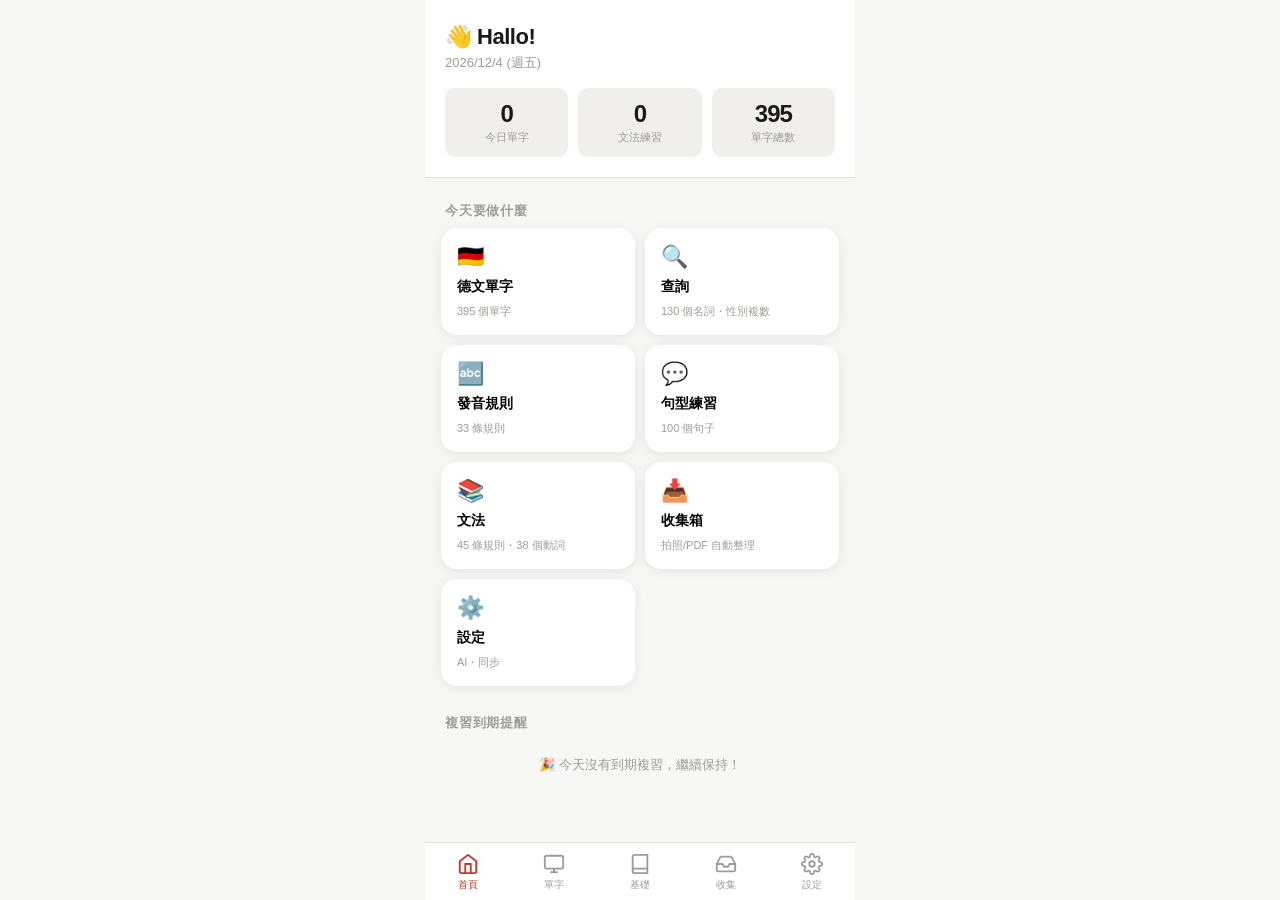
<file: german.html>
<!DOCTYPE html>
<html lang="zh-TW">
<head>
<meta charset="UTF-8">
<meta name="viewport" content="width=device-width, initial-scale=1.0, maximum-scale=1.0, user-scalable=no">
<meta name="apple-mobile-web-app-capable" content="yes">
<meta name="apple-mobile-web-app-status-bar-style" content="black-translucent">
<meta name="apple-mobile-web-app-title" content="德文">
<title>Deutsch Lernen</title>
<link rel="stylesheet" href="core.css?v=3.0.0">
<script>
  // v3.0.0：告訴 core.js 這支 App 用哪個使用者資料檔、有哪些欄位。
  // 一定要在 core.js 之前宣告；名字不可改成 APP_CONFIG（舊 data.js 有同名全域 const，會遮蔽掉）。
  window.LR_APP = { id: 'de', name: '德文', userDataPath: 'data-user-de.json',
    userDataKeys: ['germanVocabulary', 'germanGrammar', 'germanSentences'] };
  </script>
<script src="data-de.js?v=3.0.0"></script>
<script src="data-de-nouns.js?v=3.0.0"></script>
<script src="core.js?v=3.0.0"></script>
<style>
  /* 德文 App 主色＝紅色（英文 App 是藍色，兩支 App 一眼可分辨） */
  :root { --primary: var(--de); --primary-light: var(--de-light); }
  /* 單字卡背面的變化表（v2.1.0）：沿用 core.css 的 case-table 樣式，只縮小字級 */
  #fc-conjug .case-table-wrap { margin: 8px 0 0; }
  #fc-conjug .case-table { font-size: 12px; }
  #fc-conjug .case-table caption { font-size: 11px; }
  /* 名詞查詢（v2.3.0）：der/die/das 三色記憶法。
     這三個色碼寫死在這裡而不用 core.css 變數，是因為它們是「性別語意色」，
     不能跟著 App 主色（紅）跑，兩支 App 也不共用。 */
  .noun-art { font-weight: 800; letter-spacing: -0.5px; }
  .noun-art.der { color: #2563eb; }
  .noun-art.die { color: #dc2626; }
  .noun-art.das { color: #16a34a; }
  .noun-card { background: var(--surface); border: 1px solid var(--border); border-radius: 14px; padding: 14px 16px; margin: 12px 16px; }
  .noun-card.guess { border-color: var(--amber); border-style: dashed; }
  .noun-headline { display: flex; align-items: baseline; gap: 8px; flex-wrap: wrap; font-size: 26px; line-height: 1.3; }
  .noun-row { display: flex; gap: 8px; font-size: 13px; color: var(--text2); margin-top: 8px; line-height: 1.6; }
  .noun-row-label { color: var(--text3); flex: 0 0 52px; }
  .noun-tags { display: flex; gap: 6px; flex-wrap: wrap; margin-top: 10px; }
  .noun-hist-row { display: flex; gap: 6px; flex-wrap: wrap; margin-top: 10px; }
</style>
</head>
<body>
<div id="app">
  <div id="content">

    <!-- ========== 首頁 ========== -->
    <div id="page-home" class="page active">
      <div class="home-hero">
        <div class="home-greeting">👋 Hallo!</div>
        <div class="home-date" id="home-date">Heute ist ein guter Tag zum Lernen</div>
        <div class="streak-row">
          <div class="streak-box"><div class="streak-num" id="streak-vocab">—</div><div class="streak-label">今日單字</div></div>
          <div class="streak-box"><div class="streak-num" id="streak-grammar">—</div><div class="streak-label">文法練習</div></div>
          <div class="streak-box"><div class="streak-num" id="streak-total">—</div><div class="streak-label">單字總數</div></div>
        </div>
      </div>

      <div class="section-header"><span class="section-title">今天要做什麼</span></div>
      <div class="quick-actions">
        <button class="quick-btn" onclick="switchPage('vocab')">
          <span class="quick-btn-icon">🇩🇪</span><span class="quick-btn-title">德文單字</span>
          <span class="quick-btn-sub" id="home-vocab-count">載入中…</span>
        </button>
        <button class="quick-btn" onclick="goTo('learn','nouns')">
          <span class="quick-btn-icon">🔍</span><span class="quick-btn-title">查詢</span>
          <span class="quick-btn-sub" id="home-noun-count">名詞・數字</span>
        </button>
        <button class="quick-btn" onclick="goTo('learn','pronunciation')">
          <span class="quick-btn-icon">🔤</span><span class="quick-btn-title">發音規則</span>
          <span class="quick-btn-sub" id="home-pr-count">A1 發音</span>
        </button>
        <button class="quick-btn" onclick="goTo('learn','sentence')">
          <span class="quick-btn-icon">💬</span><span class="quick-btn-title">句型練習</span>
          <span class="quick-btn-sub" id="home-sent-count">載入中…</span>
        </button>
        <button class="quick-btn" onclick="goTo('learn','grammar')">
          <span class="quick-btn-icon">📚</span><span class="quick-btn-title">文法</span>
          <span class="quick-btn-sub" id="home-grammar-count">格位・動詞變化</span>
        </button>
        <button class="quick-btn" onclick="switchPage('inbox')">
          <span class="quick-btn-icon">📥</span><span class="quick-btn-title">收集箱</span>
          <span class="quick-btn-sub">拍照/PDF 自動整理</span>
        </button>
        <button class="quick-btn" onclick="switchPage('settings')">
          <span class="quick-btn-icon">⚙️</span><span class="quick-btn-title">設定</span>
          <span class="quick-btn-sub">AI・同步</span>
        </button>
      </div>

      <div class="section-header"><span class="section-title">複習到期提醒</span></div>
      <div id="due-list" style="padding: 0 16px 12px;"></div>
    </div>

    <!-- ========== 單字 ========== -->
    <div id="page-vocab" class="page">
      <div class="topbar">
        <div><div class="topbar-title">德文單字</div><div class="topbar-sub" id="vocab-mode-label">翻牌模式</div></div>
      </div>
      <div class="filter-row" style="padding-top: 12px;">
        <button class="filter-chip active" id="vmode-flip" onclick="setVocabMode('flip')">🃏 翻牌</button>
        <button class="filter-chip" id="vmode-type" onclick="setVocabMode('type')">⌨️ 打字</button>
      </div>
      <div class="filter-row" id="vocab-cat-row"></div>

      <div id="flashcard-mode">
        <div class="flashcard-container">
          <div class="flashcard-area" id="flashcard-area">
            <div class="flashcard" id="flashcard" onclick="flipCard()">
              <button class="speak-btn" onclick="event.stopPropagation(); speakCurrentWord();" title="發音">🔊</button>
              <div class="flashcard-top"><span class="tag" id="fc-tag">翻牌</span></div>
              <div id="fc-article" class="flashcard-article"></div>
              <div class="flashcard-word" id="fc-word">載入中…</div>
              <div class="flashcard-pos" id="fc-pos"></div>
              <div id="fc-back" style="display:none; width:100%;">
                <div class="flashcard-meaning" id="fc-meaning"></div>
                <div class="flashcard-example" id="fc-example"></div>
                <div class="flashcard-example" id="fc-note" style="color:var(--amber);"></div>
                <!-- v2.1.0：名詞顯示四格變化（由冠詞動態算出）、動詞顯示六人稱變化表 -->
                <div id="fc-conjug"></div>
                <button class="speak-btn-inline" onclick="event.stopPropagation(); speakCurrentExample();" title="唸例句">📢</button>
              </div>
              <div class="flashcard-hint" id="fc-hint">點擊翻面</div>
            </div>
          </div>
          <div class="swipe-indicators"><span class="left">← 還需要再記</span><span class="right">認識了 →</span></div>
          <div class="flashcard-actions">
            <button class="fc-btn fc-btn-forget" onclick="swipeCard('left')">😅 還不熟</button>
            <button class="fc-btn fc-btn-know" onclick="swipeCard('right')">✅ 認識了</button>
          </div>
          <div class="flashcard-progress">
            <div class="progress-bar"><div class="progress-fill de" id="fc-progress"></div></div>
            <span class="progress-text" id="fc-progress-text">0 / 0</span>
          </div>
          <div style="padding: 12px 0 0;">
            <button class="grammar-ai-btn" onclick="getAIExample()">✨ AI 生成例句幫助記憶</button>
            <div id="ai-example-result"></div>
          </div>
        </div>
      </div>

      <div id="typing-mode-view" style="display:none;">
        <div class="typing-mode">
          <div class="typing-card">
            <button class="speak-btn" onclick="speakCurrentWord()" title="發音">🔊</button>
            <div class="typing-prompt">看中文，輸入德文（含定冠詞）</div>
            <div class="typing-word" id="typing-word">載入中…</div>
            <div id="typing-hint" style="font-size:12px; color:var(--text3); margin-top:6px;"></div>
          </div>
          <div class="typing-input-wrap">
            <input class="typing-input" id="typing-input" placeholder="ae=ä, oe=ö, ue=ü, ss=ß 都可以" autocomplete="off" autocorrect="off" autocapitalize="off" spellcheck="false">
            <button class="typing-submit" onclick="checkTyping()">確認</button>
          </div>
          <div id="typing-feedback" style="margin-top:12px;"></div>
          <div class="flashcard-progress" style="margin-top:16px;">
            <div class="progress-bar"><div class="progress-fill de" id="typing-progress"></div></div>
            <span class="progress-text" id="typing-progress-text">0 / 0</span>
          </div>
        </div>
      </div>
    </div>

    <!-- ========== 學習（名詞／發音／句型／文法）========== -->
    <div id="page-learn" class="page">
      <div class="topbar">
        <div><div class="topbar-title">德文基礎</div><div class="topbar-sub">名詞 · 數字 · 發音 · 句型 · 文法</div></div>
      </div>
      <div class="lang-toggle" style="margin: 12px 16px 0;">
        <button class="lang-toggle-btn active" id="de-tab-nouns" onclick="setDeTab('nouns')">🔍 查詢</button>
        <button class="lang-toggle-btn" id="de-tab-pr" onclick="setDeTab('pronunciation')">🔤 發音</button>
        <button class="lang-toggle-btn" id="de-tab-sentence" onclick="setDeTab('sentence')">💬 句型</button>
        <button class="lang-toggle-btn" id="de-tab-grammar" onclick="setDeTab('grammar')">📚 文法</button>
      </div>

      <!-- ---------- 名詞查詢（v2.3.0） ---------- -->
      <div id="de-sub-nouns">
        <div class="lang-toggle" style="margin: 12px 16px 0;">
          <button class="lang-toggle-btn active" id="lk-mode-noun" onclick="setLookupMode('noun')">🔤 名詞</button>
          <button class="lang-toggle-btn" id="lk-mode-number" onclick="setLookupMode('number')">🔢 數字</button>
        </div>

        <div id="lk-view-noun">
        <div class="diary-input-card" style="margin-top: 12px;">
          <div style="font-size:12px; color:var(--text3); line-height:1.7; margin-bottom:10px;">
            查名詞的<strong>性別</strong>和<strong>複數形</strong>。可以打 <strong>Vater</strong>、<strong>der Vater</strong>、<strong>Väter</strong>，也可以打中文「父親」反查。<br>
            字典查不到時會用字尾規則<strong>推測</strong>並標明信心度——標「推測」的請先別背，拿去問老師。
          </div>
          <div class="typing-input-wrap">
            <input class="typing-input" id="noun-input" placeholder="德文名詞或中文（ae=ä, oe=ö, ue=ü）" autocomplete="off" autocorrect="off" autocapitalize="off" spellcheck="false">
            <button class="typing-submit" onclick="doNounLookup()">查詢</button>
          </div>
          <div class="noun-hist-row" id="noun-history"></div>
        </div>
        <div id="noun-result"></div>
        <div class="section-header"><span class="section-title">字尾規則速查</span></div>
        <div class="pr-card">
          <div class="grammar-category-row" onclick="toggleRuleDetail('noun-rule-detail')" style="margin-bottom:0;">
            <span class="pr-title" style="margin-bottom:0;">📐 從字尾判斷性別</span>
            <span class="grammar-rule-toggle">展開 ▾</span>
          </div>
          <div class="grammar-rule-detail" id="noun-rule-detail" style="background:transparent; padding:0;">
            <div id="noun-rule-tables"></div>
            <div class="pr-notes">💡 德文名詞大約六到七成可以從字尾推出性別，剩下的（Tisch／Haus／Zeit 這類）沒有規則，只能查表背。</div>
          </div>
        </div>
        <div class="section-header"><span class="section-title">依主題瀏覽（<span id="noun-total">0</span> 個名詞）</span></div>
        <div class="filter-row" id="noun-topic-row"></div>
        <div id="noun-topic-list"></div>
        </div><!-- /lk-view-noun -->

        <!-- ---------- 數字查詢（v2.4.0） ---------- -->
        <div id="lk-view-number" style="display:none;">
          <div class="diary-input-card" style="margin-top: 12px;">
            <div style="font-size:12px; color:var(--text3); line-height:1.7; margin-bottom:10px;">
              輸入<strong>阿拉伯數字</strong>看德文怎麼唸，或輸入<strong>德文數字</strong>換回阿拉伯數字。<br>
              也吃時間（<strong>14:30</strong>）、日期（<strong>24.12.</strong>）、價格（<strong>3,50 €</strong>）。範圍 0–1,000,000。
            </div>
            <div class="typing-input-wrap">
              <input class="typing-input" id="num-input" placeholder="47 / 14:30 / 24.12. / 3,50 € / siebenundvierzig" autocomplete="off" autocorrect="off" autocapitalize="off" spellcheck="false">
              <button class="typing-submit" onclick="doNumberLookup()">查詢</button>
            </div>
            <div class="noun-hist-row" id="num-examples"></div>
          </div>
          <div id="num-result"></div>

          <div class="section-header"><span class="section-title">數字規則速查</span></div>
          <div class="pr-card">
            <div class="grammar-category-row" onclick="toggleRuleDetail('num-rule-detail')" style="margin-bottom:0;">
              <span class="pr-title" style="margin-bottom:0;">🔢 原子詞與組合規則</span>
              <span class="grammar-rule-toggle">展開 ▾</span>
            </div>
            <div class="grammar-rule-detail" id="num-rule-detail" style="background:transparent; padding:0;">
              <div id="num-rule-tables"></div>
            </div>
          </div>
          <div class="pr-card">
            <div class="grammar-category-row" onclick="toggleRuleDetail('num-time-detail')" style="margin-bottom:0;">
              <span class="pr-title" style="margin-bottom:0;">🕐 時間說法（含 halb 陷阱）</span>
              <span class="grammar-rule-toggle">展開 ▾</span>
            </div>
            <div class="grammar-rule-detail" id="num-time-detail" style="background:transparent; padding:0;">
              <div id="num-time-tables"></div>
            </div>
          </div>
          <div class="pr-card">
            <div class="grammar-category-row" onclick="toggleRuleDetail('num-date-detail')" style="margin-bottom:0;">
              <span class="pr-title" style="margin-bottom:0;">📅 序數・星期・月份</span>
              <span class="grammar-rule-toggle">展開 ▾</span>
            </div>
            <div class="grammar-rule-detail" id="num-date-detail" style="background:transparent; padding:0;">
              <div id="num-date-tables"></div>
            </div>
          </div>
        </div>
      </div>

      <div id="de-sub-pronunciation" style="display:none;">
        <div class="section-header"><span class="section-title">德文發音規則</span></div>
        <div id="pronunciation-list"></div>
      </div>

      <div id="de-sub-sentence" style="display:none;">
        <div class="flashcard-container" style="padding-top: 16px;">
          <div class="flashcard-area">
            <div class="flashcard" id="sentence-flashcard" onclick="flipSentenceCard()">
              <button class="speak-btn" onclick="event.stopPropagation(); speakCurrentSentence();" title="發音">🔊</button>
              <div class="flashcard-top"><span class="tag tag-de" id="sentence-unit-tag">單元</span></div>
              <div class="flashcard-word" id="sentence-de" style="font-size: 22px;">載入中…</div>
              <div id="sentence-back" style="display:none; width:100%;">
                <div class="flashcard-meaning" id="sentence-zh"></div>
              </div>
              <div class="flashcard-hint" id="sentence-hint">點擊翻面看中文</div>
            </div>
          </div>
          <div class="flashcard-actions">
            <button class="fc-btn" style="background:var(--surface2); color:var(--text2);" onclick="prevSentence()">← 上一句</button>
            <button class="fc-btn fc-btn-know" onclick="nextSentence()">下一句 →</button>
          </div>
          <div class="flashcard-progress">
            <div class="progress-bar"><div class="progress-fill de" id="sentence-progress"></div></div>
            <span class="progress-text" id="sentence-progress-text">0 / 0</span>
          </div>
        </div>
        <div class="section-header" style="margin-top: 8px;"><span class="section-title">依單元瀏覽全部句子</span></div>
        <div id="sentence-list"></div>
      </div>

      <div id="de-sub-grammar" style="display:none;">
        <div class="lang-toggle" style="margin: 12px 16px 0;">
          <button class="lang-toggle-btn active" id="degr-mode-browse" onclick="setDeGrammarMode('browse')">📖 瀏覽規則</button>
          <button class="lang-toggle-btn" id="degr-mode-practice" onclick="setDeGrammarMode('practice')">✏️ 練習</button>
          <button class="lang-toggle-btn" id="degr-mode-conjug" onclick="setDeGrammarMode('conjug')">🔤 動詞變化</button>
        </div>
        <div id="degr-browse-view">
          <div class="pr-card">
            <div class="grammar-category-row" onclick="toggleRuleDetail('case-table-detail')" style="margin-bottom:0;">
              <span class="pr-title" style="margin-bottom:0;">📐 格位速查表（定冠詞／不定冠詞／代名詞）</span>
              <span class="grammar-rule-toggle">展開 ▾</span>
            </div>
            <div class="grammar-rule-detail" id="case-table-detail" style="background:transparent; padding:0;">
              <div id="case-tables-container"></div>
              <div class="pr-notes">💡 Genitiv（屬格）現代使用率極低，因此人稱代名詞未列入速查表；物主相關請參考下方「物主」章節。</div>
            </div>
          </div>
          <div class="pr-card">
            <div class="grammar-category-row" onclick="toggleRuleDetail('possessiv-detail')" style="margin-bottom:0;">
              <span class="pr-title" style="margin-bottom:0;">👤 物主（Possessiv）速查</span>
              <span class="grammar-rule-toggle">展開 ▾</span>
            </div>
            <div class="grammar-rule-detail" id="possessiv-detail" style="background:transparent; padding:0;">
              <div id="possessiv-overview-container"></div>
              <div class="pr-notes">💡 先找主人，再查格位變化。</div>
              <div class="filter-row" id="possessiv-stem-row"></div>
              <div id="possessiv-table-container"></div>
              <div class="pr-notes">💡 物主冠詞 ≠ 物主代名詞。例：<strong>Das ist mein Hund.</strong>（我的狗）→ 後面沒有名詞時要改用物主代名詞：<strong>Das ist meiner.</strong>當後方沒有名詞時，物主冠詞需要改成物主代名詞。</div>
            </div>
          </div>
          <div class="section-header"><span class="section-title">德文文法重點</span></div>
          <div id="de-grammar-list"></div>
        </div>
        <div id="degr-practice-view" style="display:none;">
          <div class="grammar-stats" style="padding-top:12px;">
            <div class="grammar-stat"><div class="grammar-stat-num" id="degr-correct" style="color:var(--green);">0</div><div class="grammar-stat-label">答對</div></div>
            <div class="grammar-stat"><div class="grammar-stat-num" id="degr-wrong" style="color:var(--de);">0</div><div class="grammar-stat-label">答錯</div></div>
            <div class="grammar-stat"><div class="grammar-stat-num" id="degr-cached">0</div><div class="grammar-stat-label">題庫存量</div></div>
          </div>
          <div id="degr-question-container"></div>
        </div>
        <div id="degr-conjug-view" style="display:none;">
          <div class="grammar-stats" style="padding-top:12px;">
            <div class="grammar-stat"><div class="grammar-stat-num" id="deconj-correct" style="color:var(--green);">0</div><div class="grammar-stat-label">答對</div></div>
            <div class="grammar-stat"><div class="grammar-stat-num" id="deconj-wrong" style="color:var(--de);">0</div><div class="grammar-stat-label">答錯</div></div>
            <div class="grammar-stat"><div class="grammar-stat-num" id="deconj-total">0</div><div class="grammar-stat-label">已練習</div></div>
          </div>
          <div id="deconj-pool-note" style="font-size:12px; color:var(--text3); padding: 0 16px 4px;"></div>
          <div id="deconj-question-container"></div>
        </div>
      </div>
    </div>

    <!-- ========== 收集箱 ========== -->
    <div id="page-inbox" class="page">
      <div class="topbar">
        <div><div class="topbar-title">📥 收集箱</div><div class="topbar-sub">拍照上傳課堂紀錄</div></div>
      </div>
      <div class="section-header"><span class="section-title">上傳課堂紀錄</span></div>
      <div class="diary-input-card">
        <div style="font-size:12px; color:var(--text3); line-height:1.6; margin-bottom:10px;">
          拍照、上傳 PDF 或貼上課堂內容 → AI 自動整理成德文單字／文法／句型 → 確認後直接存進資料庫（GitHub）。<br>
          動詞會順便帶出六人稱變化，確認後就會自動出現在「動詞變化」練習題庫。
        </div>
        <textarea class="diary-textarea" id="inbox-text" style="min-height:90px;" placeholder="貼上文字內容（課堂筆記、講義…），或只上傳照片/PDF"></textarea>
        <div class="diary-toolbar">
          <button class="diary-ai-btn" style="flex:1;" onclick="document.getElementById('inbox-photo').click()">📷 選擇照片/PDF</button>
          <button class="diary-submit" style="flex:1.6;" onclick="analyzeInbox()">✨ AI 分析內容</button>
        </div>
        <input type="file" id="inbox-photo" accept="image/*,application/pdf" multiple style="display:none;" onchange="handleInboxPhoto(event)">
        <div id="inbox-photo-preview" class="inbox-photo-preview" style="display:none;"></div>
        <div id="inbox-analyze-status"></div>
      </div>
      <div class="section-header">
        <span class="section-title">待確認項目（<span id="inbox-count">0</span>）</span>
        <button class="section-action" onclick="clearInbox()">全部清除</button>
      </div>
      <div id="inbox-list"></div>
      <div style="padding: 0 16px 20px;">
        <button class="settings-save-btn" style="background:var(--green); margin-top:0;" onclick="saveInboxToGithub()">💾 儲存到資料庫（GitHub）</button>
        <div id="inbox-save-status"></div>
      </div>
    </div>

    <!-- ========== 設定 ========== -->
    <div id="page-settings" class="page">
      <div class="topbar"><div><div class="topbar-title">設定</div></div></div>
      <div style="padding: 16px 0 0;">

        <div class="section-header settings-group-header" id="sg-header-ai" onclick="toggleSettingsGroup('ai')">
          <span class="section-title">AI 設定</span><span class="chevron">▸</span>
        </div>
        <div class="settings-section settings-group-body" id="sg-body-ai">
          <div class="settings-item" style="flex-direction: column; align-items: stretch;">
            <div class="settings-item-title">Gemini API Key</div>
            <div class="settings-item-sub">兩個 App 共用，設定一次即可</div>
            <input class="settings-input" id="api-key-input" type="password" placeholder="貼上你的 Gemini API Key">
            <div class="settings-item-title" style="margin-top:12px;">Gemini 模型名稱</div>
            <div class="settings-item-sub">模型退役時只要改這裡，不用改程式碼</div>
            <input class="settings-input" id="gemini-model-input" placeholder="gemini-2.5-flash">
            <button class="settings-save-btn" onclick="saveApiSettings()">儲存 AI 設定</button>
          </div>
        </div>

        <div class="section-header settings-group-header" id="sg-header-github" style="margin-top:8px;" onclick="toggleSettingsGroup('github')">
          <span class="section-title">GitHub 同步</span><span class="chevron">▸</span>
        </div>
        <div class="settings-section settings-group-body" id="sg-body-github">
          <div class="settings-item" style="flex-direction: column; align-items: stretch;">
            <div class="settings-item-sub" style="line-height:1.6;">只用德文功能的話，這一段可以完全不設定——單字、名詞查詢、發音、句型、文法練習離線都能用。</div>
            <div class="settings-item-title" style="margin-top:12px;">GitHub Token</div>
            <div class="settings-item-sub">Fine-grained token，只需這個 repo 的 Contents 讀寫權限</div>
            <input class="settings-input" id="github-token-input" type="password" placeholder="github_pat_...">
            <div class="settings-item-title" style="margin-top:12px;">Repo 擁有者（帳號名）</div>
            <input class="settings-input" id="github-owner-input" placeholder="chrisitine951">
            <div class="settings-item-title" style="margin-top:12px;">Repo 名稱</div>
            <input class="settings-input" id="github-repo-input" placeholder="language-review">
            <div class="settings-item-title" style="margin-top:12px;">分支</div>
            <input class="settings-input" id="github-branch-input" placeholder="main">
            <button class="settings-save-btn" onclick="saveGithubSettings()">儲存 GitHub 設定</button>
            <button class="settings-save-btn" style="background:var(--surface2); color:var(--text);" onclick="testGithubConnection()">🔌 測試連線</button>
            <div id="github-test-status"></div>
          </div>
        </div>

        <div class="section-header settings-group-header" id="sg-header-sync" style="margin-top:8px;" onclick="toggleSettingsGroup('sync')">
          <span class="section-title">☁️ 自動同步進度</span><span class="chevron">▸</span>
        </div>
        <div class="settings-section settings-group-body" id="sg-body-sync">
          <div class="settings-item" style="flex-direction: column; align-items: stretch;">
            <div class="settings-item-sub" style="line-height:1.6;">德文進度存在 <strong>progress-&lt;使用者名稱&gt;.json</strong>。每個人用不同名稱，進度就完全分開（christine / murray）。</div>
            <div class="settings-item-title" style="margin-top:12px;">使用者名稱</div>
            <input class="settings-input" id="username-input" placeholder="christine">
            <div style="display:flex; align-items:center; justify-content:space-between; margin-top:12px;">
              <div class="settings-item-title">自動同步</div>
              <button id="autosync-toggle" onclick="toggleAutoSync()" style="font-size:14px; font-weight:600; color:var(--green);">已開啟</button>
            </div>
            <button class="settings-save-btn" onclick="saveSyncSettings()">儲存同步設定</button>
            <button class="settings-save-btn" style="background:var(--green);" onclick="pushProgress(true)">☁️ 立即同步</button>
            <button class="settings-save-btn" style="background:var(--surface2); color:var(--text);" onclick="pullProgressManual()">⬇️ 從雲端拉最新進度</button>
            <div class="settings-item-sub" id="sync-status" style="margin-top:8px; text-align:center;">—</div>
          </div>
        </div>

        <div class="section-header settings-group-header" id="sg-header-data" style="margin-top:8px;" onclick="toggleSettingsGroup('data')">
          <span class="section-title">資料管理</span><span class="chevron">▸</span>
        </div>
        <div class="settings-section settings-group-body" id="sg-body-data">
          <div class="settings-item"><div class="settings-item-left"><div class="settings-item-title">德文單字</div><div class="settings-item-sub" id="settings-de-count">—</div></div><span class="tag tag-de">單字</span></div>
          <div class="settings-item"><div class="settings-item-left"><div class="settings-item-title">名詞字典</div><div class="settings-item-sub" id="settings-noun-count">—</div></div><span class="tag tag-de">名詞</span></div>
          <div class="settings-item"><div class="settings-item-left"><div class="settings-item-title">數字查詢</div><div class="settings-item-sub">0–1,000,000 規則產生・序數／時間／價格・不佔資料庫</div></div><span class="tag tag-amber">規則</span></div>
          <div class="settings-item"><div class="settings-item-left"><div class="settings-item-title">文法規則</div><div class="settings-item-sub" id="settings-grammar-count">—</div></div><span class="tag tag-green">文法</span></div>
          <div class="settings-item"><div class="settings-item-left"><div class="settings-item-title">發音規則 / 句型</div><div class="settings-item-sub" id="settings-pr-count">—</div></div><span class="tag tag-amber">基礎</span></div>
          <div class="settings-item"><div class="settings-item-left"><div class="settings-item-title">動詞變化題庫</div><div class="settings-item-sub" id="settings-conj-count">—</div></div><span class="tag tag-de">動詞</span></div>
          <div class="settings-item">
            <div class="settings-item-left"><div class="settings-item-title">重置今日進度</div><div class="settings-item-sub">清除今天的翻牌記錄</div></div>
            <button onclick="resetToday()" style="font-size:13px; color:var(--de); font-weight:600;">重置</button>
          </div>
          <div class="settings-item">
            <div class="settings-item-left"><div class="settings-item-title">清除所有複習排程</div><div class="settings-item-sub">重新開始間隔複習</div></div>
            <button onclick="resetAllSchedule()" style="font-size:13px; color:var(--de); font-weight:600;">清除</button>
          </div>
        </div>

        <div class="section-header settings-group-header" id="sg-header-backup" style="margin-top:8px;" onclick="toggleSettingsGroup('backup')">
          <span class="section-title">資料備份 & 轉移</span><span class="chevron">▸</span>
        </div>
        <div class="settings-section settings-group-body" id="sg-body-backup">
          <div class="card" style="display:flex; flex-direction:column; gap:10px;">
            <div style="font-size:13px; color:var(--text2); line-height:1.6;">匯出後會下載一個 <strong>.json</strong> 檔案。換手機時用匯入還原。</div>
            <button class="settings-save-btn" onclick="exportData()" style="background:var(--green);">📤 匯出所有資料</button>
            <button class="settings-save-btn" onclick="document.getElementById('import-file').click()" style="background:var(--surface2); color:var(--text);">📥 匯入資料</button>
            <input type="file" id="import-file" accept=".json" style="display:none;" onchange="importData(event)">
            <div id="import-status"></div>
          </div>
        </div>

        <div style="text-align:center; padding: 20px; font-size:12px; color:var(--text3);">
          Deutsch App v3.0.0<br>英文/雅思功能在 english.html
        </div>
      </div>
    </div>

  </div><!-- /content -->

  <nav id="nav">
    <button class="nav-item active" onclick="switchPage('home')" id="nav-home">
      <svg viewBox="0 0 24 24" fill="none" stroke="currentColor" stroke-width="2"><path d="M3 9l9-7 9 7v11a2 2 0 0 1-2 2H5a2 2 0 0 1-2-2z"/><polyline points="9 22 9 12 15 12 15 22"/></svg><span>首頁</span>
    </button>
    <button class="nav-item" onclick="switchPage('vocab')" id="nav-vocab">
      <svg viewBox="0 0 24 24" fill="none" stroke="currentColor" stroke-width="2"><rect x="2" y="3" width="20" height="14" rx="2"/><line x1="8" y1="21" x2="16" y2="21"/><line x1="12" y1="17" x2="12" y2="21"/></svg><span>單字</span>
    </button>
    <button class="nav-item" onclick="switchPage('learn')" id="nav-learn">
      <svg viewBox="0 0 24 24" fill="none" stroke="currentColor" stroke-width="2"><path d="M4 19.5A2.5 2.5 0 0 1 6.5 17H20"/><path d="M6.5 2H20v20H6.5A2.5 2.5 0 0 1 4 19.5v-15A2.5 2.5 0 0 1 6.5 2z"/></svg><span>基礎</span>
    </button>
    <button class="nav-item" onclick="switchPage('inbox')" id="nav-inbox">
      <svg viewBox="0 0 24 24" fill="none" stroke="currentColor" stroke-width="2"><polyline points="22 12 16 12 14 15 10 15 8 12 2 12"/><path d="M5.45 5.11L2 12v6a2 2 0 0 0 2 2h16a2 2 0 0 0 2-2v-6l-3.45-6.89A2 2 0 0 0 16.76 4H7.24a2 2 0 0 0-1.79 1.11z"/></svg><span>收集</span>
    </button>
    <button class="nav-item" onclick="switchPage('settings')" id="nav-settings">
      <svg viewBox="0 0 24 24" fill="none" stroke="currentColor" stroke-width="2"><circle cx="12" cy="12" r="3"/><path d="M19.4 15a1.65 1.65 0 0 0 .33 1.82l.06.06a2 2 0 0 1 0 2.83 2 2 0 0 1-2.83 0l-.06-.06a1.65 1.65 0 0 0-1.82-.33 1.65 1.65 0 0 0-1 1.51V21a2 2 0 0 1-2 2 2 2 0 0 1-2-2v-.09A1.65 1.65 0 0 0 9 19.4a1.65 1.65 0 0 0-1.82.33l-.06.06a2 2 0 0 1-2.83 0 2 2 0 0 1 0-2.83l.06-.06A1.65 1.65 0 0 0 4.68 15a1.65 1.65 0 0 0-1.51-1H3a2 2 0 0 1-2-2 2 2 0 0 1 2-2h.09A1.65 1.65 0 0 0 4.6 9a1.65 1.65 0 0 0-.33-1.82l-.06-.06a2 2 0 0 1 0-2.83 2 2 0 0 1 2.83 0l.06.06A1.65 1.65 0 0 0 9 4.68a1.65 1.65 0 0 0 1-1.51V3a2 2 0 0 1 2-2 2 2 0 0 1 2 2v.09a1.65 1.65 0 0 0 1 1.51 1.65 1.65 0 0 0 1.82-.33l.06-.06a2 2 0 0 1 2.83 0 2 2 0 0 1 0 2.83l-.06.06A1.65 1.65 0 0 0 19.4 9a1.65 1.65 0 0 0 1.51 1H21a2 2 0 0 1 2 2 2 2 0 0 1-2 2h-.09a1.65 1.65 0 0 0-1.51 1z"/></svg><span>設定</span>
    </button>
  </nav>

  <div class="toast" id="toast"></div>
</div>

<script>
// ============================================================
// german.html — 德文 App（v2.3.0）
// 共用邏輯（GitHub/Gemini/TTS/工具）在 core.js，樣式在 core.css，
// 名詞字典在 data-de-nouns.js。
// 【localStorage 前綴規則】這支 App 沿用 v1 的 lr_ 前綴（零遷移，Murray 和
//   Christine 的德文進度都原封不動）；英文 App 用 lren_。改前綴會弄丟她們的進度！
// 【v2.1.0 新增】① 冠詞去重（deSplitWord/deFullWord）② 單字卡背面顯示變化表
//   （名詞四格由冠詞算出、動詞六人稱來自 conjugation 欄位）③ 動詞變化練習題庫
//   自動吃 data.js/收集箱裡有 conjugation 的動詞。
// 【v2.2.9 修正】跨裝置同步不再整包覆蓋（見下方 mergeSchedules/absorbRemoteProgress）
//   ＋ 新增「從雲端拉最新進度」手動按鈕。
// 【v2.3.0 新增】名詞查詢（性別＋複數）：字典 → 單字庫 → 字尾規則推測三層，
//   推測結果一律標信心度，不與事實混為一談（見 NOUN_GENDER_RULES 區塊）。
// ============================================================

// ============================================================
// STATE
// ============================================================
let currentPage = 'home';
let vocabMode = 'flip';
let vocabCat = 'all';
let deTab = 'nouns';
let deGrammarMode = 'browse';

let currentDeck = [], currentCardIdx = 0, cardFlipped = false;
let sentenceDeck = [], sentenceIdx = 0, sentenceFlipped = false;
let inboxItems = [], inboxPhotos = [];
let reviewSchedule = {};
let todayStats = { deFlipped: 0, grammarPracticed: 0 };
let grammarStats = { correct: 0, wrong: 0 };
let degrStats = { correct: 0, wrong: 0 }, degrCurrentQ = null, degrAnswered = false;
let deconjStats = { correct: 0, wrong: 0 }, deconjAnswered = false;
let touchStartX = 0, touchStartY = 0, isDragging = false;
let nounTopic = 'all', nounHistory = [];
let lookupMode = 'noun';   // v2.4.0：查詢分頁的子模式（noun / number）

// ============================================================
// 德文冠詞處理（v2.1.0）
//
// 【為什麼需要】舊資料裡有些 word 欄位已經含冠詞（"das Kind"）、有些沒有，
// 而 article 欄位又另外存了一份 → 顯示時會變成「das das Kind」。
// 這裡在「顯示層」統一處理，不動 data.js（她的檔案是 ground truth，
// 而且大整理才由對話中的 AI 做）。之後收集箱存進去的一律是不含冠詞的乾淨格式。
// ============================================================
const DE_ARTICLES = ['der', 'die', 'das'];
// 把可能含冠詞的 word 拆成 { article, word }：冠詞優先取 word 開頭的，其次用 article 欄位
function deSplitWord(w) {
  if (!w) return { article: '', word: '' };
  let word = String(w.word || '').trim();
  let article = String(w.article || '').trim();
  const m = word.match(/^(der|die|das)\s+(.+)$/i);
  if (m) {
    // word 開頭就有冠詞 → 以它為準（比 article 欄位可靠，是實際寫在單字上的）
    article = m[1].toLowerCase();
    word = m[2].trim();
  } else if (article && !DE_ARTICLES.includes(article.toLowerCase())) {
    article = ''; // article 欄位放了奇怪的東西（例如空白或詞性）就忽略
  } else {
    article = article.toLowerCase();
  }
  return { article, word };
}
// 拿來發音／比對答案用的完整形式："das Kind"（沒冠詞的動詞形容詞就只有單字本身）
function deFullWord(w) {
  const s = deSplitWord(w);
  return (s.article ? s.article + ' ' : '') + s.word;
}

// ============================================================
// STORAGE（沿用 v1 的 lr_ 前綴）
// _passthrough 是歷史遺留（v3.0.0 查證）：英文 App 現在寫自己的 progress-en-<使用者>.json，
// 已經不會碰這個檔案了，所以這裡實際上不會再收到 diaryEntries / engooRecords。
// 保留這段是為了安全：舊的 progress-<使用者>.json 裡可能還躺著當年的欄位，
// 原樣帶回去不會有壞處；真要清掉得動同步邏輯，不值得為了幾個沒人讀的欄位冒險。
// ============================================================
let _passthrough = {}; // 進度檔裡不屬於德文 App 的欄位，原樣保留
function saveData() {
  try {
    localStorage.setItem('lr_schedule', JSON.stringify(reviewSchedule));
    localStorage.setItem('lr_today', JSON.stringify(todayStats));
    localStorage.setItem('lr_gstats', JSON.stringify(grammarStats));
    localStorage.setItem('lr_inbox', JSON.stringify(inboxItems));
    localStorage.setItem('lr_savedat', String(Date.now()));
  } catch(e) {}
  scheduleAutoPush();
}
function loadData() {
  const get = (k, def) => { try { const v = localStorage.getItem(k); return v ? JSON.parse(v) : def; } catch(e) { return def; } };
  reviewSchedule = get('lr_schedule', {});
  grammarStats = get('lr_gstats', { correct: 0, wrong: 0 });
  inboxItems = get('lr_inbox', []);
  nounHistory = get('lr_de_nounhist', []);
  const saved = get('lr_today', null);
  if (saved && saved.date === new Date().toDateString()) todayStats = saved;
}

// ============================================================
// 同步：progress-<使用者名稱>.json（沿用 v1 檔名，Murray 的進度檔不受影響）
// ============================================================
function progressPath() { return 'progress-' + getUsername() + '.json'; }
function isAutoSyncOn() { return localStorage.getItem('lr_autosync') !== '0'; }

// ============================================================
// 【v2.2.9 修正：跨裝置同步不再整包覆蓋】
// 舊行為：純 last-write-wins，推送時把「本機這一份」整包蓋掉雲端。
//   災情（英文 App 2026-08-03 實際發生）：A 裝置存了東西並推上雲端 → B 裝置開 App
//   （記憶體裡是還沒有那些東西的舊資料）→ 在 B 點任何東西就觸發存檔、savedAt 變新
//   → 20 秒後整包推上去，把 A 剛存的洗掉。只要兩台裝置交替使用就會一直發生。
//
// 德文 App 的風險跟英文 App 不同：這裡沒有「練習紀錄」那種累積清單，
// 會被洗掉的是「單字複習進度」——例如手機把某個字複習到第 4 階段，
// 電腦用舊狀態推上去就退回第 2 階段，等於白複習。
//
// 對策：推送/拉取前，把雲端與本機的排程「逐字合併」，每個字取練習次數較多的那一份，
//   grammarStats 取較大值。這樣不論哪一台先推，進度都只會前進不會倒退。
//
// ⚠️ 為什麼 inboxItems 不合併：它是「待確認」暫存區，存進資料庫後就該清空，
//   而且德文的 inboxItems 沒有 id 可以去重，聯集會產生重複項目。維持 last-write-wins。
// ⚠️ 為什麼 nounHistory（查詢紀錄）不進雲端：它是「最近查過什麼」的方便性資料，
//   不是學習成果，弄丟也不心痛；跨裝置合併只會製造雜訊。留在本機。
// ============================================================
// 逐字合併複習排程：同一個字取「總練習次數（correct+incorrect）」較多的那一份；
// 相同時取 nextReview 較晚的（代表比較近期才複習過）
function mergeSchedules(local, remote) {
  const out = Object.assign({}, remote || {});
  Object.keys(local || {}).forEach(k => {
    const a = local[k], b = out[k];
    if (!b) { out[k] = a; return; }
    const ta = (a.correct || 0) + (a.incorrect || 0);
    const tb = (b.correct || 0) + (b.incorrect || 0);
    if (ta > tb) out[k] = a;
    else if (ta === tb && (a.nextReview || 0) > (b.nextReview || 0)) out[k] = a;
  });
  return out;
}
// 推送前呼叫：把雲端的進度吸收進本機，這樣送上去的那份不會讓別台的進度倒退
// 回傳 true 表示本機真的有被補上東西（需要重新渲染畫面）
function absorbRemoteProgress(remoteJson) {
  if (!remoteJson) return false;
  const beforeKeys = Object.keys(reviewSchedule).length;
  const beforeTotal = Object.values(reviewSchedule).reduce((s, v) => s + (v.correct || 0) + (v.incorrect || 0), 0);
  reviewSchedule = mergeSchedules(reviewSchedule, remoteJson.reviewSchedule);
  // 文法統計取較大值（純計數器，取大的不會少算她的練習量）
  if (remoteJson.grammarStats) {
    grammarStats = {
      correct: Math.max(grammarStats.correct || 0, remoteJson.grammarStats.correct || 0),
      wrong: Math.max(grammarStats.wrong || 0, remoteJson.grammarStats.wrong || 0),
    };
  }
  const afterKeys = Object.keys(reviewSchedule).length;
  const afterTotal = Object.values(reviewSchedule).reduce((s, v) => s + (v.correct || 0) + (v.incorrect || 0), 0);
  return afterKeys !== beforeKeys || afterTotal !== beforeTotal;
}
function buildProgressObject() {
  // 用 _passthrough 保留英文 App 舊欄位（diaryEntries 等），避免互相覆蓋
  return Object.assign({}, _passthrough, {
    savedAt: Number(localStorage.getItem('lr_savedat') || 0),
    username: getUsername(), app: 'german',
    reviewSchedule, grammarStats, todayStats, inboxItems,
  });
}
function applyProgressObject(p) {
  if (!p) return;
  // v2.2.9：排程改成合併而不是取代——雲端比較新不代表本機這幾次複習就該被丟掉
  if (p.reviewSchedule) reviewSchedule = mergeSchedules(reviewSchedule, p.reviewSchedule);
  if (p.grammarStats) {
    grammarStats = {
      correct: Math.max(grammarStats.correct || 0, p.grammarStats.correct || 0),
      wrong: Math.max(grammarStats.wrong || 0, p.grammarStats.wrong || 0),
    };
  }
  if (p.todayStats && p.todayStats.date === new Date().toDateString()) todayStats = p.todayStats;
  if (Array.isArray(p.inboxItems)) inboxItems = p.inboxItems;
  // 不認得的欄位原樣收好，下次上傳時帶回去
  _passthrough = {};
  ['diaryEntries', 'engooRecords'].forEach(k => { if (p[k] !== undefined) _passthrough[k] = p[k]; });
  saveData();
}
let syncTimer = null, syncing = false;
function setSyncStatus(t) { const el = document.getElementById('sync-status'); if (el) el.textContent = t; }
function scheduleAutoPush() {
  if (!isAutoSyncOn()) return;
  const cfg = getGithubConfig();
  if (!cfg.token || !cfg.owner || !cfg.repo) return;
  if (syncTimer) clearTimeout(syncTimer);
  syncTimer = setTimeout(() => pushProgress(), 20000);
}
// 409 衝突自動重試：每次重試都重新讀最新 sha（勿改成只重送同一份 payload）
async function pushProgress(manual) {
  if (syncing) return;
  const cfg = getGithubConfig();
  if (!cfg.token || !cfg.owner || !cfg.repo) { if (manual) showToast('請先到設定完成 GitHub 設定'); return; }
  syncing = true;
  setSyncStatus('⬆️ 同步中…');
  try {
    let lastError = null;
    for (let attempt = 0; attempt < 3; attempt++) {
      const remote = await githubGetJson(progressPath());
      if (remote.error && remote.error !== '未設定') { lastError = remote.error; break; }
      // 【關鍵】推送前先把雲端的進度吸收進來，再送出這一份。
      // 少了這一步就是整包覆蓋，會讓別台裝置的複習進度倒退（v2.2.9 修）。
      // 放在重試迴圈「內」是刻意的：409 重試時雲端可能又被別台改過，每次都要重新吸收。
      // 同時也把英文 App 的舊欄位收好，避免 pullProgressOnStartup 撲空時上傳漏掉它們。
      if (remote.json) {
        const changed = absorbRemoteProgress(remote.json);
        ['diaryEntries', 'engooRecords'].forEach(k => {
          if (remote.json[k] !== undefined && _passthrough[k] === undefined) _passthrough[k] = remote.json[k];
        });
        if (changed) { saveData(); updateHome(); }
      }
      const put = await githubPutJson(progressPath(), buildProgressObject(), remote.sha, '德文進度同步 (' + getUsername() + ')');
      if (put.ok) {
        lastError = null;
        localStorage.setItem('lr_lastsync', String(Date.now()));
        setSyncStatus('✅ 已同步 ' + new Date().toLocaleTimeString('zh-TW', { hour: '2-digit', minute: '2-digit' }));
        if (manual) showToast('✅ 進度已同步到雲端');
        break;
      }
      lastError = put.error;
      if (put.error && put.error.includes('409') && attempt < 2) { await new Promise(r => setTimeout(r, 400 * (attempt + 1))); continue; }
      break;
    }
    if (lastError) {
      setSyncStatus('❌ ' + (lastError.includes('409') ? '同步衝突，請稍後再按一次「立即同步」' : lastError));
      if (manual) showToast('❌ 同步失敗，請稍後再試');
    }
  } finally { syncing = false; }
}
// 手動「從雲端拉最新進度」——設定頁按鈕用（v2.2.9 新增）
// 【為什麼需要】自動同步只有兩個時機：① 存檔後 20 秒防抖上傳 ② App 啟動當下下載一次。
// 中間沒有「App 開著時持續檢查雲端」，所以 A 裝置存檔、B 裝置沒重新整理就切過去看，
// 資料不會自動出現。這個按鈕讓她不用整個關掉重開就能強制刷新。
async function pullProgressManual() {
  const cfg = getGithubConfig();
  if (!cfg.token || !cfg.owner || !cfg.repo) { showToast('請先到設定完成 GitHub 設定'); return; }
  setSyncStatus('⬇️ 檢查雲端最新進度…');
  const remote = await githubGetJson(progressPath());
  if (remote.error) { setSyncStatus('❌ ' + remote.error); showToast('❌ 拉取失敗，請稍後再試'); return; }
  if (!remote.exists || !remote.json) { setSyncStatus('雲端目前還沒有進度檔'); showToast('雲端目前沒有進度檔可拉取'); return; }
  const localSavedAt = Number(localStorage.getItem('lr_savedat') || 0);
  const remoteSavedAt = Number(remote.json.savedAt || 0);
  const changed = absorbRemoteProgress(remote.json);
  if (remoteSavedAt > localSavedAt) {
    applyProgressObject(remote.json);
    localStorage.setItem('lr_savedat', String(remoteSavedAt));
    setSyncStatus('⬇️ 已還原 ' + new Date().toLocaleTimeString('zh-TW', { hour: '2-digit', minute: '2-digit' }));
    showToast('⬇️ 已拉取雲端最新進度');
  } else if (changed) {
    saveData();
    setSyncStatus('⬇️ 已補回雲端的複習進度');
    showToast('⬇️ 已補回其他裝置的複習進度');
  } else {
    setSyncStatus('✅ 本機已經是最新的');
    showToast('本機已經是最新進度，不用拉取');
  }
  if (remoteSavedAt > localSavedAt || changed) {
    updateHome();
    if (currentPage === 'vocab') { buildDeck(); vocabMode === 'flip' ? renderFlashcard() : renderTyping(); }
    if (currentPage === 'learn') initLearn();
    if (currentPage === 'settings') initSettings();
    if (currentPage === 'inbox') renderInboxList();
  }
}
async function pullProgressOnStartup() {
  if (!isAutoSyncOn()) return;
  const cfg = getGithubConfig();
  if (!cfg.token || !cfg.owner || !cfg.repo) return;
  const remote = await githubGetJson(progressPath());
  if (remote.error || !remote.exists || !remote.json) return;
  const localSavedAt = Number(localStorage.getItem('lr_savedat') || 0);
  const remoteSavedAt = Number(remote.json.savedAt || 0);
  if (remoteSavedAt > localSavedAt) {
    applyProgressObject(remote.json);
    localStorage.setItem('lr_savedat', String(remoteSavedAt));
    setSyncStatus('⬇️ 已從雲端還原進度');
    showToast('⬇️ 已從雲端還原最新進度');
    if (currentPage === 'home') updateHome();
  } else {
    // 就算本機比較新，也要① 合併雲端的複習進度（別台可能複習了本機沒有的字）
    // ② 把英文 App 的欄位收好，避免之後上傳時洗掉
    const changed = absorbRemoteProgress(remote.json);
    applyProgressObject(Object.assign({}, remote.json, { reviewSchedule: null, grammarStats: null, todayStats: null, inboxItems: null }));
    if (changed) { saveData(); if (currentPage === 'home') updateHome(); }
    setSyncStatus(changed ? '⬇️ 已補回雲端的複習進度' : '✅ 雲端進度已是最新');
  }
}
document.addEventListener('visibilitychange', () => {
  if (document.visibilityState === 'hidden' && isAutoSyncOn()) {
    const cfg = getGithubConfig();
    if (cfg.token && cfg.owner && cfg.repo) pushProgress();
  }
});

// ============================================================
// NAVIGATION
// ============================================================
function switchPage(page) {
  document.querySelectorAll('.page').forEach(p => p.classList.remove('active'));
  document.querySelectorAll('.nav-item').forEach(n => n.classList.remove('active'));
  document.getElementById('page-' + page).classList.add('active');
  const navItem = document.getElementById('nav-' + page);
  if (navItem) navItem.classList.add('active');
  document.getElementById('content').scrollTop = 0;
  currentPage = page;
  if (page === 'home') updateHome();
  if (page === 'vocab') initVocab();
  if (page === 'learn') initLearn();
  if (page === 'inbox') renderInboxList();
  if (page === 'settings') initSettings();
}
function goTo(page, tab) { switchPage(page); if (page === 'learn' && tab) setDeTab(tab); }
function toggleRuleDetail(id) { const el = document.getElementById(id); if (el) el.classList.toggle('show'); }

// ============================================================
// 首頁
// ============================================================
function updateHome() {
  const days = ['日','一','二','三','四','五','六'];
  const now = new Date();
  document.getElementById('home-date').textContent = `${now.getFullYear()}/${now.getMonth()+1}/${now.getDate()} (週${days[now.getDay()]})`;
  const due = getDueWords().length;
  document.getElementById('home-vocab-count').textContent = due > 0 ? `${due} 個到期複習` : `${GERMAN_VOCABULARY.length} 個單字`;
  document.getElementById('home-noun-count').textContent = `${nounDictSize()} 個名詞・性別複數`;
  document.getElementById('home-pr-count').textContent = `${GERMAN_PRONUNCIATION.length} 條規則`;
  document.getElementById('home-sent-count').textContent = `${GERMAN_SENTENCES.length} 個句子`;
  // 動詞數＝內建題庫＋資料庫裡有變化表的動詞（v2.1.0）
  document.getElementById('home-grammar-count').textContent = `${GERMAN_GRAMMAR.length} 條規則・${conjugationPool().length} 個動詞`;
  document.getElementById('streak-vocab').textContent = todayStats.deFlipped || 0;
  document.getElementById('streak-grammar').textContent = todayStats.grammarPracticed || 0;
  document.getElementById('streak-total').textContent = GERMAN_VOCABULARY.length;

  const dl = document.getElementById('due-list');
  const dueWords = getDueWords().slice(0, 5);
  dl.innerHTML = dueWords.length === 0
    ? `<div style="text-align:center; padding:16px; color:var(--text3); font-size:13px;">🎉 今天沒有到期複習，繼續保持！</div>`
    : dueWords.map(w => {
        const d = GERMAN_VOCABULARY.find(x => x.id === w.wordId);
        if (!d) return '';
        return `<div class="cambly-item" style="margin-bottom:8px; cursor:pointer;" onclick="switchPage('vocab')">
          <div class="cambly-item-header"><span class="tag tag-de">🇩🇪 德文</span><span style="font-size:11px; color:var(--de);">到期複習</span></div>
          <div class="cambly-item-topic">${escHtml(deFullWord(d))}</div></div>`;
      }).join('');
}

// ============================================================
// VOCABULARY — 排程（新字 → 7天 → 14天 → 30天）
// 到期判定：nextReview > 0 && nextReview <= now
// （nextReview=0 代表全新未排程，不算到期——修過的 bug，勿回退）
// 排程 key 沿用 v1 的 de_<id> 格式，這樣舊進度可以直接接上
// ============================================================
function getScheduleKey(id) { return 'de_' + id; }
function getSchedule(id) { return reviewSchedule[getScheduleKey(id)] || { stage: 1, nextReview: 0, correct: 0, incorrect: 0 }; }
function updateSchedule(id, knew) {
  const k = getScheduleKey(id), s = getSchedule(id), now = Date.now();
  if (knew) {
    s.correct++;
    if (s.stage === 1) { s.stage = 2; s.nextReview = now + 7*864e5; }
    else if (s.stage === 2) { s.stage = 3; s.nextReview = now + 14*864e5; }
    else { s.stage = 4; s.nextReview = now + 30*864e5; }
  } else { s.incorrect++; s.stage = 1; s.nextReview = now + 864e5; }
  reviewSchedule[k] = s;
  saveData();
}
function getDueWords() {
  const now = Date.now();
  return GERMAN_VOCABULARY.map(w => ({ wordId: w.id, nextReview: getSchedule(w.id).nextReview }))
    .filter(w => w.nextReview > 0 && w.nextReview <= now);
}
// 分類篩選：從資料裡自動抓出有哪些 category，不寫死
const CAT_LABEL = { greeting:'問候', people:'人物', food:'食物', objects:'物品', body:'身體', places:'地點', nature:'自然', verb:'動詞', adjective:'形容詞', adverb:'副詞', preposition:'介系詞', animals:'動物', time:'時間', other:'其他' };
function renderCatChips() {
  const el = document.getElementById('vocab-cat-row');
  const cats = [...new Set(GERMAN_VOCABULARY.map(w => w.category || 'other'))];
  el.innerHTML = `<button class="filter-chip ${vocabCat === 'all' ? 'active' : ''}" data-cat="all" onclick="setVocabCat(this)">全部</button>` +
    cats.map(c => `<button class="filter-chip ${vocabCat === c ? 'active' : ''}" data-cat="${escAttr(c)}" onclick="setVocabCat(this)">${escHtml(CAT_LABEL[c] || c)}</button>`).join('');
}
function setVocabCat(el) {
  vocabCat = el.dataset.cat;
  document.querySelectorAll('#vocab-cat-row .filter-chip').forEach(c => c.classList.remove('active'));
  el.classList.add('active');
  buildDeck();
  vocabMode === 'flip' ? renderFlashcard() : renderTyping();
}
function catPool() {
  return vocabCat === 'all' ? GERMAN_VOCABULARY : GERMAN_VOCABULARY.filter(w => (w.category || 'other') === vocabCat);
}
function initVocab() {
  renderCatChips();
  document.getElementById('vmode-flip').classList.toggle('active', vocabMode === 'flip');
  document.getElementById('vmode-type').classList.toggle('active', vocabMode === 'type');
  if (currentDeck.length === 0) buildDeck();
  vocabMode === 'flip' ? renderFlashcard() : renderTyping();
}
// 【修改守則】改 HTML 按鈕的 onclick 名稱時，務必同步搜尋 JS 是否有這個函式，
// 否則會「靜默失敗」——按了完全沒反應也沒錯誤訊息（v1.4.3 踩過這個坑）
function setVocabMode(mode) {
  vocabMode = mode;
  document.getElementById('flashcard-mode').style.display = mode === 'flip' ? 'block' : 'none';
  document.getElementById('typing-mode-view').style.display = mode === 'type' ? 'block' : 'none';
  document.getElementById('vocab-mode-label').textContent = mode === 'flip' ? '翻牌模式' : '打字模式';
  document.getElementById('vmode-flip').classList.toggle('active', mode === 'flip');
  document.getElementById('vmode-type').classList.toggle('active', mode === 'type');
  if (mode === 'type') { buildDeck(); renderTyping(); }
}
function buildDeck() {
  const vocab = catPool();
  const now = Date.now();
  let due = [], fresh = [];
  vocab.forEach(w => {
    const s = getSchedule(w.id);
    if (s.nextReview === 0) fresh.push(w);
    else if (s.nextReview <= now) due.push(w);
  });
  shuffle(due); shuffle(fresh);
  const dueSlice = due.slice(0, 20);
  currentDeck = [...dueSlice, ...fresh.slice(0, 20 - dueSlice.length)];
  if (currentDeck.length === 0) {
    const scheduled = vocab.map(w => ({ w, s: getSchedule(w.id) })).filter(x => x.s.nextReview > 0)
      .sort((a, b) => a.s.nextReview - b.s.nextReview).slice(0, 20).map(x => x.w);
    currentDeck = scheduled.length ? scheduled : [...vocab].slice(0, 20);
  }
  currentCardIdx = 0; cardFlipped = false;
}
function renderFlashcard() {
  if (currentDeck.length === 0) return;
  const w = currentDeck[currentCardIdx];
  const card = document.getElementById('flashcard');
  cardFlipped = false;
  card.className = 'flashcard';
  // v2.1.0：冠詞一律用 deSplitWord 拆出來顯示，避免舊資料出現「das das Kind」
  const s = deSplitWord(w);
  document.getElementById('fc-article').textContent = s.article;
  document.getElementById('fc-word').textContent = s.word;
  document.getElementById('fc-pos').textContent = w.pos || '';
  document.getElementById('fc-back').style.display = 'none';
  document.getElementById('fc-meaning').textContent = w.meaning || '';
  document.getElementById('fc-example').textContent = w.example || '';
  document.getElementById('fc-note').textContent = w.note ? '💡 ' + w.note : '';
  document.getElementById('fc-conjug').innerHTML = renderCardTable(w); // 名詞四格／動詞六人稱
  document.getElementById('fc-hint').textContent = '點擊翻面';
  const tag = document.getElementById('fc-tag');
  const sc = getSchedule(w.id);
  tag.className = 'tag tag-de';
  tag.textContent = ['新單字','7天後','14天後','30天後'][sc.stage - 1] || '新單字';
  document.getElementById('fc-progress').style.width = Math.round((currentCardIdx / currentDeck.length) * 100) + '%';
  document.getElementById('fc-progress-text').textContent = `${currentCardIdx} / ${currentDeck.length}`;
  document.getElementById('ai-example-result').innerHTML = '';
}
function flipCard() {
  const card = document.getElementById('flashcard');
  if (!cardFlipped) {
    cardFlipped = true;
    card.className = 'flashcard flipped-de';
    document.getElementById('fc-back').style.display = 'block';
    document.getElementById('fc-hint').textContent = '左滑：不熟  右滑：認識';
  }
}
function swipeCard(dir) {
  if (!cardFlipped) {
    const n = Number(localStorage.getItem('lr_fliphint') || 0);
    if (n < 3) { showToast('先看答案再作答：卡片已翻面，確認後再按一次', 2600); localStorage.setItem('lr_fliphint', String(n + 1)); }
    flipCard(); return;
  }
  const card = document.getElementById('flashcard');
  const w = currentDeck[currentCardIdx];
  card.classList.add(dir === 'right' ? 'swiping-right' : 'swiping-left');
  updateSchedule(w.id, dir === 'right');
  todayStats.deFlipped = (todayStats.deFlipped || 0) + 1;
  todayStats.date = new Date().toDateString();
  saveData();
  setTimeout(() => {
    card.className = 'flashcard';
    currentCardIdx++;
    if (currentCardIdx >= currentDeck.length) { buildDeck(); showToast('🎉 本輪結束！繼續下一批'); }
    renderFlashcard();
  }, 320);
}
const fcArea = document.getElementById('flashcard-area');
fcArea.addEventListener('touchstart', e => { touchStartX = e.touches[0].clientX; touchStartY = e.touches[0].clientY; isDragging = false; }, { passive: true });
fcArea.addEventListener('touchmove', e => {
  const dx = e.touches[0].clientX - touchStartX, dy = Math.abs(e.touches[0].clientY - touchStartY);
  if (Math.abs(dx) > 10 && dy < 40) { isDragging = true; document.getElementById('flashcard').style.transform = `translateX(${dx}px) rotate(${dx * 0.05}deg)`; }
}, { passive: true });
fcArea.addEventListener('touchend', e => {
  const dx = e.changedTouches[0].clientX - touchStartX;
  document.getElementById('flashcard').style.transform = '';
  if (isDragging && Math.abs(dx) > 60) swipeCard(dx > 0 ? 'right' : 'left');
  else if (!isDragging) { if (e.target.closest && e.target.closest('.speak-btn, .speak-btn-inline')) return; flipCard(); }
  isDragging = false;
});
function speakCurrentWord() {
  if (!currentDeck.length) return;
  speak(deFullWord(currentDeck[currentCardIdx]), 'de-DE');
}
function speakCurrentExample() {
  if (!currentDeck.length) return;
  const w = currentDeck[currentCardIdx];
  if (w.example) speak(w.example, 'de-DE');
}
function renderTyping() {
  if (currentDeck.length === 0) return;
  const w = currentDeck[currentCardIdx];
  const input = document.getElementById('typing-input');
  input.value = ''; input.className = 'typing-input';
  document.getElementById('typing-feedback').innerHTML = '';
  document.getElementById('typing-word').textContent = w.meaning;
  const s = deSplitWord(w);
  document.getElementById('typing-hint').textContent = s.article ? `提示：定冠詞 ${s.article}` : '';
  document.getElementById('typing-progress').style.width = Math.round((currentCardIdx / currentDeck.length) * 100) + '%';
  document.getElementById('typing-progress-text').textContent = `${currentCardIdx} / ${currentDeck.length}`;
}
// 德文寬容比對：手機鍵盤打變音字母不方便，允許 ae=ä、oe=ö、ue=ü、ss=ß
function normalizeGerman(s) {
  return s.toLowerCase().replace(/ä/g, 'ae').replace(/ö/g, 'oe').replace(/ü/g, 'ue').replace(/ß/g, 'ss');
}
function checkTyping() {
  if (currentDeck.length === 0) return;
  const w = currentDeck[currentCardIdx];
  const input = document.getElementById('typing-input');
  const val = input.value.trim().toLowerCase();
  // v2.1.0：用 deFullWord/deSplitWord 比對，含冠詞、不含冠詞都算對（舊資料重複冠詞也不會誤判）
  const s = deSplitWord(w);
  const answer = deFullWord(w);
  let correct = val === answer.toLowerCase() || val === s.word.toLowerCase();
  if (!correct) {
    const nv = normalizeGerman(val);
    correct = nv === normalizeGerman(answer) || nv === normalizeGerman(s.word);
  }
  input.className = 'typing-input ' + (correct ? 'correct' : 'wrong');
  const fb = document.getElementById('typing-feedback');
  updateSchedule(w.id, correct);
  if (correct) {
    fb.innerHTML = `<div class="ai-result" style="background:var(--green-light); border-color:var(--green); color:var(--green);">✅ 正確！</div>`;
    todayStats.deFlipped = (todayStats.deFlipped || 0) + 1;
  } else {
    fb.innerHTML = `<div class="ai-result" style="background:var(--de-light); border-color:var(--de); color:var(--de);">❌ 正確答案：<strong>${escHtml(answer)}</strong></div>`;
  }
  todayStats.date = new Date().toDateString();
  saveData();
  setTimeout(() => { currentCardIdx++; if (currentCardIdx >= currentDeck.length) { showToast('🎉 本輪結束！'); currentCardIdx = 0; } renderTyping(); }, correct ? 1200 : 2000);
}
document.getElementById('typing-input').addEventListener('keydown', e => { if (e.key === 'Enter') checkTyping(); });

// ============================================================
// 學習頁：名詞 / 發音 / 句型 / 文法
// ============================================================
function initLearn() {
  renderNounLookupUI();
  renderNumberUI();
  renderPronunciation();
  initSentencePractice();
  renderGermanGrammar();
  renderCaseTables();
  renderPossessive();
}
function setDeTab(tab) {
  deTab = tab;
  ['nouns','pronunciation','sentence','grammar'].forEach(t => {
    document.getElementById('de-sub-' + t).style.display = t === tab ? 'block' : 'none';
  });
  document.getElementById('de-tab-nouns').classList.toggle('active', tab === 'nouns');
  document.getElementById('de-tab-pr').classList.toggle('active', tab === 'pronunciation');
  document.getElementById('de-tab-sentence').classList.toggle('active', tab === 'sentence');
  document.getElementById('de-tab-grammar').classList.toggle('active', tab === 'grammar');
}

// ============================================================
// 名詞查詢（v2.3.0）
//
// 【三層查詢，順序固定】
//   ① data-de-nouns.js 的 GERMAN_NOUNS —— 字典，有性別＋複數，是事實
//   ② data.js 的 GERMAN_VOCABULARY（pos 含「名詞」）—— 也是事實，但沒有複數形
//   ③ 字尾規則推測 —— 只有前兩層都查不到才用，而且必須標成「推測」
//
// 【為什麼要嚴格區分事實與推測】德文性別記錯比不知道更糟。如果 App 用一樣的
//   語氣告訴她 die Butter（事實）和 der Wasser（規則推測，而且是錯的），
//   那就是在教她錯的東西。所以：
//   - 推測卡片用虛線邊框 ＋ 琥珀色 ＋「推測」字樣，視覺上和字典卡不同
//   - 低信心度規則（-er、單音節）不下結論，直接說「規則無法可靠判斷」
//   - 推測結果一律不顯示複數形（複數規則的可靠度遠低於性別規則，猜錯更傷）
//
// 【為什麼不用 AI】這是查表＋規則，離線就該能用，Murray 沒設 API key 也要能查。
//   符合 DESIGN.md 鐵則 4（AI 功能都要有降級路徑）——這裡是連降級都不需要。
// ============================================================
// conf: high=幾乎無例外／mid=有例外但傾向明顯／low=只給提示不下結論
const NOUN_GENDER_RULES = [
  // --- 高信心度 ---
  { suffix: 'ung',    gender: 'die', conf: 'high', label: '-ung 結尾' },
  { suffix: 'heit',   gender: 'die', conf: 'high', label: '-heit 結尾' },
  { suffix: 'keit',   gender: 'die', conf: 'high', label: '-keit 結尾' },
  { suffix: 'schaft', gender: 'die', conf: 'high', label: '-schaft 結尾' },
  { suffix: 'tion',   gender: 'die', conf: 'high', label: '-tion 結尾' },
  { suffix: 'sion',   gender: 'die', conf: 'high', label: '-sion 結尾' },
  { suffix: 'tät',    gender: 'die', conf: 'high', label: '-tät 結尾' },
  { suffix: 'enz',    gender: 'die', conf: 'high', label: '-enz 結尾' },
  { suffix: 'ei',     gender: 'die', conf: 'high', label: '-ei 結尾' },
  { suffix: 'chen',   gender: 'das', conf: 'high', label: '-chen 結尾（指小詞）', note: '語意上是女性也不例外：das Mädchen' },
  { suffix: 'lein',   gender: 'das', conf: 'high', label: '-lein 結尾（指小詞）' },
  { suffix: 'ment',   gender: 'das', conf: 'high', label: '-ment 結尾' },
  { suffix: 'tum',    gender: 'das', conf: 'high', label: '-tum 結尾' },
  { suffix: 'nis',    gender: 'das', conf: 'high', label: '-nis 結尾' },
  { suffix: 'um',     gender: 'das', conf: 'high', label: '-um 結尾' },
  { suffix: 'ismus',  gender: 'der', conf: 'high', label: '-ismus 結尾' },
  { suffix: 'ling',   gender: 'der', conf: 'high', label: '-ling 結尾', note: '-ling ＝「⋯的人事物」：der Frühling' },
  { suffix: 'ant',    gender: 'der', conf: 'high', label: '-ant 結尾' },
  { suffix: 'ist',    gender: 'der', conf: 'high', label: '-ist 結尾' },
  { suffix: 'eur',    gender: 'der', conf: 'high', label: '-eur 結尾（法文外來語）' },
  // --- 中信心度 ---
  { suffix: 'in',  gender: 'die', conf: 'mid', label: '-in 結尾', note: '限「女性職業／身分」；Termin、Benzin 這類不算' },
  { suffix: 'ik',  gender: 'die', conf: 'mid', label: '-ik 結尾' },
  { suffix: 'ur',  gender: 'die', conf: 'mid', label: '-ur 結尾' },
  { suffix: 'ie',  gender: 'die', conf: 'mid', label: '-ie 結尾' },
  { suffix: 'e',   gender: 'die', conf: 'mid', label: '-e 結尾（多音節）', minLen: 4, note: '例外不少：der Name、der Käse、der Affe、das Auge' },
  // --- 低信心度（只給提示，不下結論）---
  { suffix: 'er',  gender: 'der', conf: 'low', label: '-er 結尾', note: '若是「做⋯的人／工具」多為 der；但 das Fenster、das Zimmer、das Wasser、das Theater、die Mutter、die Schwester、die Butter 全是反例' },
];
const NOUN_CONF_META = {
  high: { label: '高信心度', color: 'var(--green)' },
  mid:  { label: '中信心度', color: 'var(--amber)' },
  low:  { label: '低信心度', color: 'var(--de)' },
};
const NOUN_CONF_RANK = { high: 3, mid: 2, low: 1 };

function nounDictSize() { return (typeof GERMAN_NOUNS !== 'undefined') ? GERMAN_NOUNS.length : 0; }
// 比對用的 key：去掉冠詞、大小寫、變音差異（ae=ä 等，沿用打字模式的寬容規則）
function nounKey(s) {
  return normalizeGerman(String(s || '').trim().toLowerCase().replace(/^(der|die|das)\s+/, '').replace(/\s+/g, ' '));
}
function hasCJK(s) { return /[\u4e00-\u9fff]/.test(String(s || '')); }
function capFirst(s) { return s ? s.charAt(0).toUpperCase() + s.slice(1) : s; }

// 字尾規則推測：回傳 { gender, conf, label, note } 或 null
// 多條規則同時命中時，先比信心度，再比字尾長度（越長越具體）
function nounRuleGuess(word) {
  const w = String(word || '').trim();
  if (w.length < 3) return null;
  const lw = w.toLowerCase();
  // 動詞名詞化（das Essen／das Singen）：拿單字庫的動詞來認，比字尾規則可靠
  if (/en$/.test(lw) && typeof GERMAN_VOCABULARY !== 'undefined'
      && GERMAN_VOCABULARY.some(v => /動詞/.test(v.pos || '') && String(v.word || '').toLowerCase() === lw)) {
    return { gender: 'das', conf: 'mid', label: '動詞名詞化', note: '動詞當名詞用時一律中性、首字大寫：das Essen、das Singen' };
  }
  const cands = [];
  NOUN_GENDER_RULES.forEach(r => {
    if (lw.length <= r.suffix.length) return;              // 整個字就是字尾 → 不算
    if (r.minLen && w.length < r.minLen) return;
    if (normalizeGerman(lw).endsWith(normalizeGerman(r.suffix))) {
      cands.push(Object.assign({}, r, { len: r.suffix.length }));
    }
  });
  // Ge- 前綴（das Gewitter、das Geschäft）；長度算 2，同信心度時輸給更長的字尾規則
  if (/^ge/.test(lw) && lw.length > 4) {
    cands.push({ gender: 'das', conf: 'mid', label: 'Ge- 前綴', len: 2, note: '例外：der Gedanke、die Geschichte' });
  }
  cands.sort((a, b) => NOUN_CONF_RANK[b.conf] - NOUN_CONF_RANK[a.conf] || b.len - a.len);
  return cands[0] || null;
}

// 查詢：回傳 { raw, hits: [...], guess }
// hits 的每一筆都是「事實」（來自字典或單字庫）；guess 只在完全沒有 hits 時才有值
function lookupNoun(q) {
  const raw = String(q || '').trim();
  if (!raw) return null;
  const key = nounKey(raw);
  const cjk = hasCJK(raw);
  const hits = [];
  const seen = new Set();
  const push = (h) => { if (!seen.has(h.key)) { seen.add(h.key); hits.push(h); } };

  // ① 字典：德文原形 → 複數形 → 中文
  if (typeof GERMAN_NOUNS !== 'undefined') {
    GERMAN_NOUNS.forEach(n => {
      const byWord = nounKey(n.word) === key;
      const byPlural = n.plural && nounKey(n.plural) === key;
      if (byWord || byPlural) push(dictHit(n, byPlural && !byWord));
    });
    if (cjk) GERMAN_NOUNS.forEach(n => { if (String(n.meaning || '').includes(raw)) push(dictHit(n, false)); });
  }
  // ② 單字庫的名詞（有性別、沒複數）
  // v2.4.0 去重：同一個字若字典已經收了（有複數形、資料更完整），就不再列單字庫那張，
  // 否則查 Krankenhaus、Universität 這種兩邊都有的字會跳出兩張卡，很吵。
  const dictWords = new Set(hits.map(h => nounKey(h.word)));
  if (typeof GERMAN_VOCABULARY !== 'undefined') {
    GERMAN_VOCABULARY.forEach(v => {
      if (!/名詞/.test(v.pos || '')) return;
      const s = deSplitWord(v);
      if (!s.article) return;
      if (dictWords.has(nounKey(s.word))) return;
      const match = nounKey(s.word) === key || (cjk && String(v.meaning || '').includes(raw));
      if (match) push(vocabHit(v, s));
    });
  }
  // ③ 都查不到才推測（中文查不到就不推測——規則吃的是德文字尾）
  const guess = (hits.length === 0 && !cjk) ? nounRuleGuess(capFirst(raw.replace(/^(der|die|das)\s+/i, ''))) : null;
  return { raw, hits, guess };
}
function dictHit(n, matchedByPlural) {
  return {
    key: 'dn:' + n.id, word: n.word, article: n.article, plural: n.plural,
    meaning: n.meaning, topic: n.topic, note: n.note || '', verify: !!n.verify,
    source: '字典', srcLabel: (typeof GERMAN_NOUN_SRC_LABEL !== 'undefined' && GERMAN_NOUN_SRC_LABEL[n.src]) || n.src || '',
    matchedByPlural: !!matchedByPlural, pluralKnown: true,
  };
}
function vocabHit(v, s) {
  return {
    key: 'de:' + v.id, word: s.word, article: s.article, plural: null,
    meaning: v.meaning || '', topic: CAT_LABEL[v.category] || v.category || '', note: v.note || '',
    verify: false, source: '我的單字', srcLabel: '', matchedByPlural: false, pluralKnown: false,
  };
}

function doNounLookup() {
  const input = document.getElementById('noun-input');
  const q = input.value.trim();
  if (!q) { showToast('請先輸入要查的名詞'); return; }
  const res = lookupNoun(q);
  renderNounResult(res);
  pushNounHistory(q);
}
function pushNounHistory(q) {
  nounHistory = [q, ...nounHistory.filter(x => x.toLowerCase() !== q.toLowerCase())].slice(0, 20);
  // 只存本機、不進雲端進度檔（純方便性資料，見上方同步區塊的說明）
  try { localStorage.setItem('lr_de_nounhist', JSON.stringify(nounHistory)); } catch(e) {}
  renderNounHistory();
}
function renderNounHistory() {
  const el = document.getElementById('noun-history');
  if (!el) return;
  if (nounHistory.length === 0) { el.innerHTML = ''; return; }
  el.innerHTML = `<span style="font-size:11px; color:var(--text3); align-self:center;">最近查過</span>` +
    nounHistory.slice(0, 8).map(q =>
      `<button class="filter-chip" data-q="${escAttr(q)}" onclick="lookupFromHistory(this)">${escHtml(q)}</button>`).join('') +
    `<button class="filter-chip" onclick="clearNounHistory()" style="color:var(--text3);">清除</button>`;
}
function lookupFromHistory(el) {
  document.getElementById('noun-input').value = el.dataset.q;
  renderNounResult(lookupNoun(el.dataset.q));
  pushNounHistory(el.dataset.q);
}
function clearNounHistory() {
  nounHistory = [];
  try { localStorage.removeItem('lr_de_nounhist'); } catch(e) {}
  renderNounHistory();
}
function speakNoun(el) { speak(el.dataset.say, 'de-DE'); }

function renderNounResult(res) {
  const el = document.getElementById('noun-result');
  if (!el) return;
  if (!res) { el.innerHTML = ''; return; }
  if (res.hits.length === 0 && !res.guess) {
    el.innerHTML = `<div class="noun-card guess">
      <div style="font-size:14px; font-weight:600;">查不到「${escHtml(res.raw)}」</div>
      <div class="pr-notes" style="margin-top:8px;">字典和單字庫都沒有，字尾也套不上規則。可以下堂課問老師，或把講義丟進收集箱讓 AI 整理進單字庫。</div>
    </div>`;
    return;
  }
  let html = res.hits.map(h => renderNounHitCard(h)).join('');
  if (res.guess) html += renderNounGuessCard(res.raw, res.guess);
  el.innerHTML = html;
}
function renderNounHitCard(h) {
  const say = h.article + ' ' + h.word + (h.plural ? ', die ' + h.plural : '');
  let pluralText;
  if (!h.pluralKnown) pluralText = `<span style="color:var(--text3);">未收錄</span>（來自單字庫，還沒補複數形）`;
  else if (h.plural === null) pluralText = `<span style="color:var(--text3);">無複數形</span>（不可數／通常不用複數）`;
  else pluralText = `<strong class="noun-art die">die</strong> <strong>${escHtml(h.plural)}</strong>${h.verify ? ' ⚠️' : ''}`;
  return `<div class="noun-card">
    <div class="noun-headline">
      <span class="noun-art ${escAttr(h.article)}">${escHtml(h.article)}</span>
      <span style="font-weight:700;">${escHtml(h.word)}</span>
      <button class="speak-btn-inline" data-say="${escAttr(say)}" onclick="speakNoun(this)" title="唸單數與複數">🔊</button>
    </div>
    <div class="noun-row"><span class="noun-row-label">中文</span><span>${escHtml(h.meaning)}</span></div>
    <div class="noun-row"><span class="noun-row-label">複數</span><span>${pluralText}</span></div>
    ${h.matchedByPlural ? `<div class="pr-notes" style="margin-top:8px;">你查的是複數形，這是它的單數原形。</div>` : ''}
    ${h.verify && h.plural ? `<div class="pr-notes" style="margin-top:8px;">⚠️ 這個複數形我沒有百分之百把握，建議跟老師核對過再背。</div>` : ''}
    ${h.note ? `<div class="pr-notes" style="margin-top:8px;">💡 ${escHtml(h.note)}</div>` : ''}
    <div class="noun-tags">
      ${h.topic ? `<span class="tag tag-de">${escHtml(h.topic)}</span>` : ''}
      ${h.srcLabel ? `<span class="tag tag-amber">${escHtml(h.srcLabel)}</span>` : ''}
      <span class="tag tag-green">${escHtml(h.source)}</span>
    </div>
    ${renderCardTable({ article: h.article, word: h.word, pos: '' })}
  </div>`;
}
function renderNounGuessCard(raw, g) {
  const word = capFirst(raw.replace(/^(der|die|das)\s+/i, ''));
  const meta = NOUN_CONF_META[g.conf];
  // 低信心度不下結論：只講傾向，並明確說規則靠不住
  const headline = g.conf === 'low'
    ? `<span style="font-size:20px; font-weight:700; color:var(--text2);">？ ${escHtml(word)}</span>`
    : `<span class="noun-art ${escAttr(g.gender)}" style="opacity:.75;">${escHtml(g.gender)}?</span>
       <span style="font-weight:700;">${escHtml(word)}</span>`;
  const verdict = g.conf === 'low'
    ? `規則<strong>無法可靠判斷</strong>這個字的性別。${escHtml(g.label)}只有微弱傾向（${escHtml(g.gender)}），反例太多，請直接查字典或問老師。`
    : `依<strong>${escHtml(g.label)}</strong>推測是 <strong>${escHtml(g.gender)}</strong>。`;
  return `<div class="noun-card guess">
    <div class="noun-headline">${headline}
      <span class="tag tag-amber" style="align-self:center;">推測</span>
    </div>
    <div class="noun-row"><span class="noun-row-label">依據</span><span>${verdict}</span></div>
    <div class="noun-row"><span class="noun-row-label">信心度</span><span style="color:${meta.color}; font-weight:600;">${escHtml(meta.label)}</span></div>
    ${g.note ? `<div class="pr-notes" style="margin-top:8px;">💡 ${escHtml(g.note)}</div>` : ''}
    <div class="pr-notes" style="margin-top:8px;">這個字不在字典裡，以上是<strong>字尾規則推測、不是查到的事實</strong>，請先不要當成正確答案背。複數形無法用規則可靠推出，所以這裡不顯示。</div>
  </div>`;
}

// 字尾規則速查表（把上面的規則陣列直接渲染出來，不另外手打一份，避免兩邊不一致）
function renderNounRuleTables() {
  const el = document.getElementById('noun-rule-tables');
  if (!el) return;
  const groups = { high: [], mid: [], low: [] };
  NOUN_GENDER_RULES.forEach(r => groups[r.conf].push(r));
  el.innerHTML = ['high','mid','low'].map(conf => `<div class="case-table-wrap"><table class="case-table">
    <caption>${escHtml(NOUN_CONF_META[conf].label)}${conf === 'low' ? '（只給提示，不下結論）' : ''}</caption>
    <thead><tr><th>字尾</th><th>性別</th><th>備註</th></tr></thead>
    <tbody>${groups[conf].map(r => `<tr>
      <td>-${escHtml(r.suffix)}</td>
      <td><strong class="noun-art ${escAttr(r.gender)}">${escHtml(r.gender)}</strong></td>
      <td style="font-size:11px;">${escHtml(r.note || '')}</td>
    </tr>`).join('')}</tbody>
  </table></div>`).join('') +
  `<div class="case-table-wrap"><table class="case-table">
    <caption>其他規則</caption>
    <thead><tr><th>規則</th><th>性別</th><th>備註</th></tr></thead>
    <tbody>
      <tr><td>Ge- 前綴</td><td><strong class="noun-art das">das</strong></td><td style="font-size:11px;">das Gewitter、das Geschäft；例外 der Gedanke、die Geschichte</td></tr>
      <tr><td>動詞名詞化</td><td><strong class="noun-art das">das</strong></td><td style="font-size:11px;">das Essen、das Singen、das Schwimmen</td></tr>
      <tr><td>星期／月份／季節／方位</td><td><strong class="noun-art der">der</strong></td><td style="font-size:11px;">der Montag、der Juli、der Winter、der Norden</td></tr>
      <tr><td>單音節具體名詞</td><td>—</td><td style="font-size:11px;">無法判斷：der Tisch／das Haus／die Zeit 各佔一個</td></tr>
    </tbody>
  </table></div>`;
}
// 依主題瀏覽
function renderNounTopicChips() {
  const el = document.getElementById('noun-topic-row');
  if (!el || typeof GERMAN_NOUNS === 'undefined') return;
  const used = new Set(GERMAN_NOUNS.map(n => n.topic));
  const topics = (typeof GERMAN_NOUN_TOPICS !== 'undefined' ? GERMAN_NOUN_TOPICS : [...used]).filter(t => used.has(t));
  el.innerHTML = `<button class="filter-chip ${nounTopic === 'all' ? 'active' : ''}" data-topic="all" onclick="setNounTopic(this)">全部</button>` +
    topics.map(t => `<button class="filter-chip ${nounTopic === t ? 'active' : ''}" data-topic="${escAttr(t)}" onclick="setNounTopic(this)">${escHtml(t)}</button>`).join('');
}
function setNounTopic(el) {
  nounTopic = el.dataset.topic;
  document.querySelectorAll('#noun-topic-row .filter-chip').forEach(c => c.classList.remove('active'));
  el.classList.add('active');
  renderNounTopicList();
}
function renderNounTopicList() {
  const el = document.getElementById('noun-topic-list');
  if (!el) return;
  if (typeof GERMAN_NOUNS === 'undefined' || GERMAN_NOUNS.length === 0) {
    el.innerHTML = `<div class="empty-state"><div class="empty-state-icon">🔍</div><div class="empty-state-text">尚無名詞字典資料</div></div>`;
    return;
  }
  const list = nounTopic === 'all' ? GERMAN_NOUNS : GERMAN_NOUNS.filter(n => n.topic === nounTopic);
  const groups = {};
  list.forEach(n => { (groups[n.topic] = groups[n.topic] || []).push(n); });
  el.innerHTML = Object.keys(groups).map(topic => `<div class="pr-card">
    <div class="pr-title">${escHtml(topic)}（${groups[topic].length}）</div>
    ${groups[topic].map(n => {
      const say = n.article + ' ' + n.word + (n.plural ? ', die ' + n.plural : '');
      const pl = n.plural === null ? '<span style="color:var(--text3);">無複數</span>'
        : `die ${escHtml(n.plural)}${n.verify ? ' ⚠️' : ''}`;
      return `<div style="padding:8px 0; border-top:1px solid var(--border); display:flex; align-items:center; gap:8px;">
        <div style="flex:1;">
          <div style="font-size:14px;">
            <strong class="noun-art ${escAttr(n.article)}">${escHtml(n.article)}</strong>
            <strong>${escHtml(n.word)}</strong>
            <span style="color:var(--text2);"> — ${escHtml(n.meaning)}</span>
          </div>
          <div style="font-size:12px; color:var(--text3); margin-top:2px;">複數：${pl}</div>
        </div>
        <button class="speak-btn-inline" data-say="${escAttr(say)}" onclick="speakNoun(this)">🔊</button>
      </div>`;
    }).join('')}
  </div>`).join('');
}
function renderNounLookupUI() {
  const total = document.getElementById('noun-total');
  if (total) total.textContent = nounDictSize();
  renderNounHistory();
  renderNounRuleTables();
  renderNounTopicChips();
  renderNounTopicList();
}
document.getElementById('noun-input').addEventListener('keydown', e => { if (e.key === 'Enter') doNounLookup(); });
document.getElementById('num-input').addEventListener('keydown', e => { if (e.key === 'Enter') doNumberLookup(); });

// ============================================================
// 數字查詢（v2.4.0）
//
// 【設計原則：能算出來的就不存】跟格位表、物主冠詞同一招。
// 課綱要求 0–1,000,000，不可能存一百萬筆；德文數字只要存約 30 個「原子」
// （null、eins–zwölf、十幾的不規則、zwanzig–neunzig、hundert、tausend、Million），
// 其餘全部用規則組出來。所以這一整塊不開新資料檔，直接寫在程式裡。
// 真的是「名詞」的那些（die Million、der Euro、der Montag…）才進 data-de-nouns.js。
//
// 【四個子功能】基本數字雙向轉換／序數與日期／時間／價格。
// 全部純規則、離線可用、不需要 Gemini（Murray 沒設 API key 也能用）。
//
// 【台灣人真正的陷阱，UI 一定要點出來】
//   ① 21 = einundzwanzig，個位在前十位在後（聽電話號碼和價格會整個打結）
//   ② eins vs ein：單獨講 1 是 eins，接名詞是 ein Buch
//   ③ 拼寫：sechs→sechzehn/sechzig 掉 s、sieben→siebzehn/siebzig 掉 en、drei→dreißig
//   ④ halb drei ＝ 2:30 不是 3:30（德文的 halb 是「朝下一個整點走了一半」）
//   ⑤ 一百萬以下寫成一個字，不空格
// ============================================================

// ---- 原子詞（只存這些）----
const NUM_ONES = ['null','eins','zwei','drei','vier','fünf','sechs','sieben','acht','neun','zehn','elf','zwölf'];
const NUM_TEENS = { 13:'dreizehn', 14:'vierzehn', 15:'fünfzehn', 16:'sechzehn', 17:'siebzehn', 18:'achtzehn', 19:'neunzehn' };
const NUM_TENS  = { 20:'zwanzig', 30:'dreißig', 40:'vierzig', 50:'fünfzig', 60:'sechzig', 70:'siebzig', 80:'achtzig', 90:'neunzig' };
const NUM_MAX = 1000000;
const NUM_MONTHS = ['Januar','Februar','März','April','Mai','Juni','Juli','August','September','Oktober','November','Dezember'];
const NUM_WEEKDAYS = ['Montag','Dienstag','Mittwoch','Donnerstag','Freitag','Samstag','Sonntag'];
// 序數不規則：其餘 1–19 加 -te、20 以上加 -ste
const NUM_ORD_IRREGULAR = { 1:'erste', 3:'dritte', 7:'siebte', 8:'achte' };

// ---- 數字 → 德文 ----
function numUnder100(n) {
  if (n < 13) return NUM_ONES[n];
  if (n < 20) return NUM_TEENS[n];
  const t = Math.floor(n / 10) * 10, o = n % 10;
  if (o === 0) return NUM_TENS[t];
  // 個位在前、十位在後，中間夾 und，全部連成一個字
  return (o === 1 ? 'ein' : NUM_ONES[o]) + 'und' + NUM_TENS[t];
}
function numUnder1000(n) {
  const h = Math.floor(n / 100), r = n % 100;
  let s = '';
  // 這裡一律產生 einhundert：複合詞內部的 ein 不能省（1100 = eintausendeinhundert）
  if (h > 0) s += (h === 1 ? 'ein' : NUM_ONES[h]) + 'hundert';
  if (r > 0) s += numUnder100(r);
  return s;
}
function numUnder1e6(n) {
  const t = Math.floor(n / 1000), r = n % 1000;
  let s = '';
  if (t > 0) s += (t === 1 ? 'ein' : numUnder1000(t)) + 'tausend';
  if (r > 0) s += numUnder1000(r);
  return s;
}
// 完整形（einhundert / eintausend）
function numberToGerman(n) {
  if (n === 0) return 'null';
  if (n >= 1e6) {
    const m = Math.floor(n / 1e6), r = n % 1e6;
    // Million 是陰性名詞 → eine Million（不是 ein Million），而且分開寫、字首大寫
    let s = (m === 1 ? 'eine Million' : numUnder1e6(m) + ' Millionen');
    if (r > 0) s += ' ' + numUnder1e6(r);
    return s;
  }
  return numUnder1e6(n);
}
// 只有「整串的開頭」那個 ein 可以省；einundzwanzigtausend 的 ein 不能碰
function numberToGermanShort(n) {
  const s = numberToGerman(n);
  if (/^einhundert/.test(s)) return s.slice(3);
  if (/^eintausend/.test(s)) return s.slice(3);
  return s;
}

// ---- 德文 → 數字（全程在 normalizeGerman 後的空間比對，所以 fuenf/dreissig 也吃）----
const NUM_ONES_N = NUM_ONES.map(normalizeGerman);
const NUM_TEENS_N = {}; Object.keys(NUM_TEENS).forEach(k => { NUM_TEENS_N[normalizeGerman(NUM_TEENS[k])] = Number(k); });
const NUM_TENS_N  = {}; Object.keys(NUM_TENS).forEach(k  => { NUM_TENS_N[normalizeGerman(NUM_TENS[k])]  = Number(k); });

function parseUnder100(s) {
  if (s === '') return 0;
  const i = NUM_ONES_N.indexOf(s);
  if (i >= 0) return i;
  if (NUM_TEENS_N[s] != null) return NUM_TEENS_N[s];
  if (NUM_TENS_N[s] != null) return NUM_TENS_N[s];
  const m = s.match(/^(.+?)und(.+)$/); // 非貪婪：einundzwanzig → ein / zwanzig
  if (m) {
    const o = m[1] === 'ein' ? 1 : NUM_ONES_N.indexOf(m[1]);
    const t = NUM_TENS_N[m[2]];
    if (o >= 1 && o <= 9 && t != null) return o + t;
  }
  return null;
}
function parseUnder1000(s) {
  const i = s.indexOf('hundert');
  if (i >= 0) {
    const hp = s.slice(0, i), rest = s.slice(i + 7);
    const h = (hp === '' || hp === 'ein') ? 1 : NUM_ONES_N.indexOf(hp);
    if (!(h >= 1 && h <= 9)) return null;
    const r = parseUnder100(rest);
    if (r === null) return null;
    return h * 100 + r;
  }
  return parseUnder100(s);
}
function parseUnder1e6(s) {
  const i = s.indexOf('tausend');
  if (i >= 0) {
    const tp = s.slice(0, i), rest = s.slice(i + 7);
    const t = (tp === '' || tp === 'ein') ? 1 : parseUnder1000(tp);
    if (t === null || t < 1) return null;
    const r = rest === '' ? 0 : parseUnder1000(rest);
    if (r === null) return null;
    return t * 1000 + r;
  }
  return parseUnder1000(s);
}
function germanToNumber(raw) {
  const s = normalizeGerman(String(raw || '')).replace(/[\s\-.]/g, '');
  if (!s) return null;
  const mm = s.match(/^(.*?)million(en)?(.*)$/);
  if (mm) {
    const mp = mm[1], rest = mm[3];
    const m = (mp === '' || mp === 'ein' || mp === 'eine') ? 1 : parseUnder1e6(mp);
    if (m === null || m < 1) return null;
    const r = rest === '' ? 0 : parseUnder1e6(rest);
    if (r === null) return null;
    return m * 1e6 + r;
  }
  return parseUnder1e6(s);
}

// ---- 序數與日期 ----
function ordinalWord(n) {
  if (!(n >= 1 && n <= 999)) return null;
  if (n < 20) return NUM_ORD_IRREGULAR[n] || (numUnder100(n) + 'te');
  const tail = n % 100;
  if (tail >= 1 && tail <= 19) {
    // 101 → hundert ＋ erste；不規則落在最後一個元素上
    return numberToGermanShort(n - tail) + (NUM_ORD_IRREGULAR[tail] || (numUnder100(tail) + 'te'));
  }
  return numberToGermanShort(n) + 'ste';
}
// der erste Mai（主格 -e）→ am ersten Mai（Dativ -en）
function ordinalDative(n) {
  const o = ordinalWord(n);
  return o ? o.slice(0, -1) + 'en' : null;
}

// ---- 時間 ----
function timeToGerman(h, m) {
  const official = (h === 1 ? 'ein' : numUnder100(h)) + ' Uhr' + (m > 0 ? ' ' + numUnder100(m) : '');
  const h12 = (h % 12 === 0) ? 12 : h % 12;
  const next = (h12 % 12 === 0) ? 1 : h12 + 1;
  // 不接 Uhr 時 1 要用 eins：Viertel nach eins、halb eins
  const hw = (x) => (x === 1 ? 'eins' : numUnder100(x));
  let colloquial, extra = null;
  if (m === 0) colloquial = (h12 === 1 ? 'ein' : numUnder100(h12)) + ' Uhr';
  else if (m === 15) { colloquial = 'Viertel nach ' + hw(h12); extra = 'viertel ' + hw(next) + '（德東／南德的說法）'; }
  else if (m === 30) colloquial = 'halb ' + hw(next);
  else if (m === 45) { colloquial = 'Viertel vor ' + hw(next); extra = 'dreiviertel ' + hw(next) + '（德東／南德的說法）'; }
  else if (m < 30) colloquial = numUnder100(m) + ' nach ' + hw(h12);
  else colloquial = numUnder100(60 - m) + ' vor ' + hw(next);
  // 20/25/35/40 分德國人更常用「以半點為基準」的說法
  if (m === 20) extra = 'zehn vor halb ' + hw(next) + '（更常聽到）';
  if (m === 25) extra = 'fünf vor halb ' + hw(next) + '（更常聽到）';
  if (m === 35) extra = 'fünf nach halb ' + hw(next) + '（更常聽到）';
  if (m === 40) extra = 'zehn nach halb ' + hw(next) + '（更常聽到）';
  const roundish = (m % 5 === 0);
  return { official, colloquial, extra, roundish, halbTrap: (m === 30) };
}

// ---- 價格 ----
function priceToGerman(euros, cents) {
  const e = (euros === 1 ? 'ein' : numberToGermanShort(euros));
  const c = (cents === 1 ? 'ein' : numUnder100(cents));
  // cents === 1 時「ein Euro ein」念起來不像話，口語形式直接用完整形式
  if (euros > 0 && cents > 0) {
    const formal = e + ' Euro ' + c + ' Cent';
    return { casual: cents === 1 ? formal : e + ' Euro ' + c, formal };
  }
  if (euros > 0) return { casual: e + ' Euro', formal: e + ' Euro' };
  return { casual: c + ' Cent', formal: c + ' Cent' };
}

// ---- 拼寫陷阱偵測（給結果卡標注用）----
function numberTraps(n, word) {
  const t = [];
  if (/sechzehn|sechzig/.test(word)) t.push('<strong>sechs</strong> 到了 16／60 要掉 s：sech<strong>zehn</strong>、sech<strong>zig</strong>');
  if (/siebzehn|siebzig/.test(word)) t.push('<strong>sieben</strong> 到了 17／70 要掉 en：sieb<strong>zehn</strong>、sieb<strong>zig</strong>');
  if (/dreißig/.test(word)) t.push('30 是 drei<strong>ß</strong>ig，不是 dreizig——十位數裡唯一用 ß 的');
  const tail = n % 100;
  if (tail >= 21 && tail % 10 !== 0) {
    const o = tail % 10, tens = Math.floor(tail / 10) * 10;
    t.push('<strong>個位在前</strong>：' + (o === 1 ? 'ein' : NUM_ONES[o]) + '（' + o + '）＋ und ＋ ' + NUM_TENS[tens] + '（' + tens + '）。聽數字時整個順序是反的，這是聽力最常失分的地方');
  }
  if (n === 1) t.push('單獨講「1」是 <strong>eins</strong>；後面接名詞要變成 <strong>ein</strong>：ein Buch、ein Euro');
  if (n >= 100 && n < NUM_MAX) t.push('一百萬以下<strong>寫成一個字</strong>，中間不空格也不加連字號');
  if (n >= NUM_MAX) t.push('Million 是<strong>陰性名詞</strong>，所以是 <strong>eine</strong> Million，而且要分開寫、字首大寫');
  return t;
}

// ---- 輸入判讀 ----
// 一個輸入框吃五種格式，靠樣式判斷要出哪張卡
function analyzeNumberInput(raw) {
  const s = String(raw || '').trim();
  if (!s) return null;
  let m;
  // 時間：14:30（冒號最明確）／14.30 Uhr
  if ((m = s.match(/^(\d{1,2})\s*[:：]\s*(\d{1,2})$/)) || (m = s.match(/^(\d{1,2})[.．]\s*(\d{2})\s*uhr$/i))) {
    const h = +m[1], mi = +m[2];
    if (h <= 23 && mi <= 59) return { kind: 'time', h, m: mi };
  }
  // 日期：24.12.（結尾有句點＝德文日期寫法，最明確）
  if ((m = s.match(/^(\d{1,2})[.．]\s*(\d{1,2})[.．]\s*$/)) && +m[1] <= 31 && +m[2] >= 1 && +m[2] <= 12) {
    return { kind: 'date', day: +m[1], month: +m[2] };
  }
  // 沒有結尾句點的 14.30 / 5.12：日期和時間都說得通時兩張卡都出，不替她猜
  if ((m = s.match(/^(\d{1,2})[.．](\d{1,2})$/))) {
    const a = +m[1], b = +m[2];
    const okDate = a >= 1 && a <= 31 && b >= 1 && b <= 12;
    const okTime = a <= 23 && m[2].length === 2 && b <= 59;
    if (okDate && okTime) return { kind: 'both', day: a, month: b, h: a, m: b };
    if (okDate) return { kind: 'date', day: a, month: b };
    if (okTime) return { kind: 'time', h: a, m: b };
  }
  if ((m = s.match(/^(\d{1,2})[.．]?\s*([A-Za-zÄÖÜäöüß]+)$/))) {
    const mi = NUM_MONTHS.findIndex(x => normalizeGerman(x) === normalizeGerman(m[2]));
    if (mi >= 0 && +m[1] >= 1 && +m[1] <= 31) return { kind: 'date', day: +m[1], month: mi + 1 };
  }
  // 價格：有 € 或 Euro，或用逗號當小數點
  if (/€|euro/i.test(s) || /^\d{1,7}[,]\d{1,2}$/.test(s)) {
    const cleaned = s.replace(/€|euro/ig, '').replace(/\s/g, '');
    if ((m = cleaned.match(/^(\d{1,7})(?:[,.](\d{1,2}))?$/))) {
      const euros = +m[1];
      const cents = m[2] ? +(m[2].length === 1 ? m[2] + '0' : m[2]) : 0;
      if (euros <= 9999999 && (euros > 0 || cents > 0)) return { kind: 'price', euros, cents };
    }
  }
  // 純整數（允許 1.000 / 1 000 這種千分位）
  if (/^\d{1,3}([. ]\d{3})+$/.test(s) || /^\d+$/.test(s)) {
    const n = parseInt(s.replace(/[. ]/g, ''), 10);
    if (Number.isFinite(n)) return { kind: 'number', n };
  }
  // 其餘當德文字反查
  const n = germanToNumber(s);
  if (n !== null) return { kind: 'reverse', n, raw: s };
  return { kind: 'none', raw: s };
}

// ---- 渲染 ----
function speakNum(el) { speak(el.dataset.say, 'de-DE'); }
function numSpeakBtn(text, title) {
  return `<button class="speak-btn-inline" data-say="${escAttr(text)}" onclick="speakNum(this)" title="${escAttr(title || '發音')}">🔊</button>`;
}
function numRow(label, valueHtml) {
  return `<div class="noun-row"><span class="noun-row-label">${escHtml(label)}</span><span>${valueHtml}</span></div>`;
}
function numTrapBlock(traps) {
  if (!traps.length) return '';
  // traps 的內容是本檔自己產生的固定字串（含 <strong>），不是使用者輸入，故不轉義
  return traps.map(t => `<div class="pr-notes" style="margin-top:8px;">⚠️ ${t}</div>`).join('');
}

function renderNumCardCardinal(n) {
  const full = numberToGerman(n), short = numberToGermanShort(n);
  const variant = (full !== short) ? full : null;
  return `<div class="noun-card">
    <div class="noun-headline">
      <span style="color:var(--text3); font-size:20px;">${escHtml(n.toLocaleString('de-DE'))}</span>
      <span style="font-weight:700; word-break:break-all;">${escHtml(short)}</span>
      ${numSpeakBtn(short)}
    </div>
    ${variant ? numRow('也可寫成', `<strong>${escHtml(variant)}</strong>　（把開頭的 ein 補回來，兩種都對）`) : ''}
    ${numTrapBlock(numberTraps(n, short))}
    <div class="noun-tags"><span class="tag tag-de">基數</span></div>
  </div>`;
}
function renderNumCardOrdinal(n) {
  const o = ordinalWord(n), od = ordinalDative(n);
  if (!o) return '';
  const rule = n < 20 ? '1–19 加 <strong>-te</strong>' : '20 以上加 <strong>-ste</strong>';
  const irr = NUM_ORD_IRREGULAR[n % 100] && (n % 100) < 20;
  return `<div class="noun-card">
    <div class="noun-headline">
      <span style="color:var(--text3); font-size:20px;">${n}.</span>
      <span style="font-weight:700;">${escHtml(o)}</span>
      ${numSpeakBtn('der ' + o)}
    </div>
    ${numRow('主格', `der <strong>${escHtml(o)}</strong>　例：Heute ist der ${n}. ${escHtml(NUM_MONTHS[4])}.`)}
    ${numRow('Dativ', `am <strong>${escHtml(od)}</strong>　例：Ich komme am ${n}. ${escHtml(NUM_MONTHS[4])}.`)}
    <div class="pr-notes" style="margin-top:8px;">💡 規則：${rule}${irr ? '，但這個字是<strong>不規則</strong>的' : ''}。<strong>am</strong> 後面是 Dativ，字尾要從 -e 變成 <strong>-en</strong>——這是最容易漏掉的一步。</div>
    <div class="noun-tags"><span class="tag tag-amber">序數</span><span class="tag tag-green">日期用得到</span></div>
  </div>`;
}
function renderNumCardDate(day, month) {
  const mon = NUM_MONTHS[month - 1];
  const o = ordinalWord(day), od = ordinalDative(day);
  const say = 'am ' + od + ' ' + mon;
  return `<div class="noun-card">
    <div class="noun-headline">
      <span style="color:var(--text3); font-size:20px;">${day}.${month}.</span>
      <span style="font-weight:700;">${day}. ${escHtml(mon)}</span>
      ${numSpeakBtn(say)}
    </div>
    ${numRow('主格', `der <strong>${escHtml(o)}</strong> ${escHtml(mon)}`)}
    ${numRow('在那天', `am <strong>${escHtml(od)}</strong> ${escHtml(mon)}　（am ＝ an dem，Dativ）`)}
    ${numRow('寫法', `<strong>${day}.${month}.</strong> 或 <strong>${day}. ${escHtml(mon)}</strong>　（德文日期是日在前、月在後）`)}
    <div class="pr-notes" style="margin-top:8px;">💡 月份全部是 <strong>der</strong>，所以「在五月」是 im Mai（in dem）；接日期時則用 am。</div>
    <div class="noun-tags"><span class="tag tag-de">日期</span></div>
  </div>`;
}
function renderNumCardTime(h, m) {
  const t = timeToGerman(h, m);
  const hh = String(h).padStart(2, '0'), mm = String(m).padStart(2, '0');
  return `<div class="noun-card">
    <div class="noun-headline">
      <span style="color:var(--text3); font-size:20px;">${hh}:${mm}</span>
      <span style="font-weight:700;">${escHtml(t.colloquial)}</span>
      ${numSpeakBtn('Es ist ' + t.colloquial + '.')}
    </div>
    ${numRow('官方說法', `<strong>${escHtml(t.official)}</strong>　（車站、廣播、正式場合用 24 小時制）${numSpeakBtn('Es ist ' + t.official + '.')}`)}
    ${numRow('口語說法', `<strong>${escHtml(t.colloquial)}</strong>　（日常對話用 12 小時制）`)}
    ${t.extra ? numRow('也會說', escHtml(t.extra)) : ''}
    ${t.halbTrap ? `<div class="pr-notes" style="margin-top:8px;">⚠️ <strong>halb 是往前看的！</strong>halb ${escHtml(t.colloquial.replace('halb ',''))} ＝ ${hh}:${mm}，意思是「朝下一個整點走了一半」，不是「${escHtml(String(h))} 點半再加一小時」。跟中文直覺相反，這題一定要記牢。</div>` : ''}
    ${!t.roundish ? `<div class="pr-notes" style="margin-top:8px;">💡 這個分鐘數不是 5 的倍數，德國人日常幾乎只講官方說法（${escHtml(t.official)}）。上面的口語形式文法沒錯，但聽起來很不自然。</div>` : ''}
    <div class="noun-tags"><span class="tag tag-de">時間</span></div>
  </div>`;
}
function renderNumCardPrice(euros, cents) {
  const p = priceToGerman(euros, cents);
  const disp = euros + ',' + String(cents).padStart(2, '0') + ' €';
  return `<div class="noun-card">
    <div class="noun-headline">
      <span style="color:var(--text3); font-size:20px;">${escHtml(disp)}</span>
      <span style="font-weight:700;">${escHtml(p.casual)}</span>
      ${numSpeakBtn('Das kostet ' + p.casual + '.')}
    </div>
    ${numRow('日常', `<strong>${escHtml(p.casual)}</strong>`)}
    ${p.formal !== p.casual ? numRow('完整', `<strong>${escHtml(p.formal)}</strong>`) : ''}
    <div class="pr-notes" style="margin-top:8px;">💡 德文用<strong>逗號</strong>當小數點、用句點當千分位，跟中文正好相反：${escHtml(disp)} 是三塊五，1.000 € 是一千歐元。</div>
    <div class="pr-notes" style="margin-top:8px;">💡 Euro 和 Cent 接在數字後面<strong>不變複數</strong>：zwei Euro、fünfzig Cent。</div>
    <div class="noun-tags"><span class="tag tag-de">價格</span></div>
  </div>`;
}
function renderNumCardReverse(rawWord, n) {
  return `<div class="noun-card">
    <div class="noun-headline">
      <span style="font-weight:700; word-break:break-all;">${escHtml(rawWord)}</span>
      <span style="color:var(--text3);">＝</span>
      <span style="font-weight:800; font-size:28px;">${escHtml(n.toLocaleString('de-DE'))}</span>
      ${numSpeakBtn(numberToGermanShort(n))}
    </div>
    ${numRow('標準寫法', `<strong>${escHtml(numberToGermanShort(n))}</strong>`)}
    ${numTrapBlock(numberTraps(n, numberToGermanShort(n)))}
    <div class="noun-tags"><span class="tag tag-green">反查</span></div>
  </div>`;
}

function doNumberLookup() {
  const el = document.getElementById('num-input');
  const res = analyzeNumberInput(el.value);
  renderNumberResult(res, el.value);
}
function numFromExample(el) {
  document.getElementById('num-input').value = el.dataset.q;
  renderNumberResult(analyzeNumberInput(el.dataset.q), el.dataset.q);
}
function renderNumberResult(res, raw) {
  const out = document.getElementById('num-result');
  if (!out) return;
  if (!res) { showToast('請先輸入數字或德文'); out.innerHTML = ''; return; }
  let html = '';
  if (res.kind === 'number') {
    if (res.n > NUM_MAX) {
      html = `<div class="noun-card guess">
        <div style="font-size:14px; font-weight:600;">超過 1,000,000</div>
        <div class="pr-notes" style="margin-top:8px;">A1 課綱要求到一百萬為止，這個工具也只做到那裡。更大的數字要用 Millionen／Milliarden 組，規則一樣。</div>
      </div>`;
    } else {
      html = renderNumCardCardinal(res.n);
      if (res.n >= 1 && res.n <= 31) html += renderNumCardOrdinal(res.n);
    }
  } else if (res.kind === 'reverse') {
    html = renderNumCardReverse(res.raw, res.n);
  } else if (res.kind === 'time') {
    html = renderNumCardTime(res.h, res.m);
  } else if (res.kind === 'date') {
    html = renderNumCardDate(res.day, res.month);
  } else if (res.kind === 'both') {
    html = `<div class="pr-notes" style="margin:12px 16px 0;">這個寫法日期和時間都說得通，兩種都列出來。德文日期習慣在結尾加句點（<strong>${res.day}.${res.month}.</strong>），時間則用冒號（<strong>${String(res.h).padStart(2,'0')}:${String(res.m).padStart(2,'0')}</strong>）。</div>`
      + renderNumCardDate(res.day, res.month) + renderNumCardTime(res.h, res.m);
  } else if (res.kind === 'price') {
    html = renderNumCardPrice(res.euros, res.cents);
  } else {
    html = `<div class="noun-card guess">
      <div style="font-size:14px; font-weight:600;">看不懂「${escHtml(res.raw || raw || '')}」</div>
      <div class="pr-notes" style="margin-top:8px;">可以試試：<strong>47</strong>（數字）、<strong>siebenundvierzig</strong>（德文）、<strong>14:30</strong>（時間）、<strong>24.12.</strong>（日期）、<strong>3,50 €</strong>（價格）。<br>德文拼字用 ae／oe／ue／ss 代替 ä／ö／ü／ß 也可以。</div>
    </div>`;
  }
  out.innerHTML = html;
}

// ---- 規則速查表 ----
const NUM_EXAMPLES = ['47', '1', '16', '21', '101', '1000', '1000000', '14:30', '24.12.', '3,50 €', 'siebenundvierzig'];
function renderNumExamples() {
  const el = document.getElementById('num-examples');
  if (!el) return;
  el.innerHTML = `<span style="font-size:11px; color:var(--text3); align-self:center;">試試看</span>` +
    NUM_EXAMPLES.map(q => `<button class="filter-chip" data-q="${escAttr(q)}" onclick="numFromExample(this)">${escHtml(q)}</button>`).join('');
}
function renderNumRuleTables() {
  const el = document.getElementById('num-rule-tables');
  if (!el) return;
  const basic = [];
  for (let i = 0; i <= 12; i++) basic.push([String(i), NUM_ONES[i]]);
  const teens = Object.keys(NUM_TEENS).map(k => [k, NUM_TEENS[k]]);
  const tens = Object.keys(NUM_TENS).map(k => [k, NUM_TENS[k]]);
  const twoCol = (caption, rows, mark) => `<div class="case-table-wrap"><table class="case-table">
    <caption>${escHtml(caption)}</caption>
    <thead><tr><th>數字</th><th>德文</th></tr></thead>
    <tbody>${rows.map(r => `<tr><td>${escHtml(r[0])}</td><td><strong>${escHtml(r[1])}</strong>${mark && mark(r) ? ' ⚠️' : ''}</td></tr>`).join('')}</tbody>
  </table></div>`;
  const trapMark = (r) => /sech(zehn|zig)|sieb(zehn|zig)|dreißig/.test(r[1]);
  el.innerHTML =
    twoCol('0–12（要背的原子）', basic) +
    twoCol('13–19（⚠️ ＝拼寫有陷阱）', teens, trapMark) +
    twoCol('整十（⚠️ ＝拼寫有陷阱）', tens, trapMark) +
    `<div class="case-table-wrap"><table class="case-table">
      <caption>組合規則</caption>
      <thead><tr><th>情況</th><th>怎麼組</th><th>例</th></tr></thead>
      <tbody>
        <tr><td>21–99</td><td><strong>個位 + und + 十位</strong>（順序跟中文相反）</td><td>47 → sieben·und·vierzig</td></tr>
        <tr><td>百位</td><td>個位 + hundert（100 可省 ein）</td><td>300 → dreihundert；100 → (ein)hundert</td></tr>
        <tr><td>千位</td><td>三位數 + tausend</td><td>21000 → einundzwanzigtausend</td></tr>
        <tr><td>百萬</td><td><strong>分開寫、字首大寫</strong></td><td>eine Million；zwei Millionen</td></tr>
        <tr><td>空格</td><td>一百萬以下<strong>全部連成一個字</strong></td><td>999999 → 一個字，不空格</td></tr>
        <tr><td>1 的兩種形</td><td>單獨用 <strong>eins</strong>／接名詞用 <strong>ein</strong></td><td>Eins, zwei…／ein Buch、ein Euro</td></tr>
      </tbody>
    </table></div>
    <div class="pr-notes">💡 拼寫三個陷阱：sech<strong>s</strong> 到 16／60 掉 s、sieb<strong>en</strong> 到 17／70 掉 en、30 是 drei<strong>ß</strong>ig。</div>`;
}
function renderNumTimeTables() {
  const el = document.getElementById('num-time-tables');
  if (!el) return;
  const mins = [0, 15, 20, 30, 40, 45, 50];
  const rows = mins.map(m => {
    const t = timeToGerman(14, m);
    return ['14:' + String(m).padStart(2, '0'), t.official, t.colloquial];
  });
  el.innerHTML = `<div class="case-table-wrap"><table class="case-table">
    <caption>以 14 點為例（口語一律用 12 小時制）</caption>
    <thead><tr><th>時間</th><th>官方</th><th>口語</th></tr></thead>
    <tbody>${rows.map(r => `<tr><td>${escHtml(r[0])}</td><td>${escHtml(r[1])}</td><td><strong>${escHtml(r[2])}</strong></td></tr>`).join('')}</tbody>
  </table></div>
  <div class="pr-notes">⚠️ <strong>halb drei ＝ 2:30，不是 3:30。</strong>德文的 halb 是「朝<u>下一個</u>整點走了一半」，跟中文的「兩點半」思路相反。這是台灣人最常聽錯的一題。</div>
  <div class="pr-notes">💡 問法：<strong>Wie spät ist es?</strong> 或 <strong>Wie viel Uhr ist es?</strong>；回答 <strong>Es ist …</strong>。約時間用 <strong>um</strong>：Um halb drei.（兩點半的時候）</div>`;
}
function renderNumDateTables() {
  const el = document.getElementById('num-date-tables');
  if (!el) return;
  const ordRows = [1, 2, 3, 4, 7, 8, 11, 16, 20, 21, 31].map(n => [n + '.', ordinalWord(n), 'am ' + ordinalDative(n)]);
  el.innerHTML = `<div class="case-table-wrap"><table class="case-table">
    <caption>序數（⚠️ ＝不規則）</caption>
    <thead><tr><th>數字</th><th>主格 der …</th><th>Dativ am …</th></tr></thead>
    <tbody>${ordRows.map(r => `<tr><td>${escHtml(r[0])}</td><td><strong>${escHtml(r[1])}</strong>${NUM_ORD_IRREGULAR[parseInt(r[0], 10)] ? ' ⚠️' : ''}</td><td>${escHtml(r[2])}</td></tr>`).join('')}</tbody>
  </table></div>
  <div class="pr-notes">💡 規則：1–19 加 <strong>-te</strong>，20 以上加 <strong>-ste</strong>。不規則只有四個：erste、dritte、siebte、achte。</div>
  <div class="case-table-wrap"><table class="case-table">
    <caption>星期（全部 der，「在星期幾」用 am）</caption>
    <tbody>${NUM_WEEKDAYS.map((d, i) => `<tr><td>${['一','二','三','四','五','六','日'][i]}</td><td><strong>${escHtml(d)}</strong></td><td>am ${escHtml(d)}</td></tr>`).join('')}</tbody>
  </table></div>
  <div class="case-table-wrap"><table class="case-table">
    <caption>月份（全部 der，「在幾月」用 im）</caption>
    <tbody>${NUM_MONTHS.map((d, i) => `<tr><td>${i + 1} 月</td><td><strong>${escHtml(d)}</strong></td><td>im ${escHtml(d)}</td></tr>`).join('')}</tbody>
  </table></div>
  <div class="pr-notes">💡 德文日期是<strong>日在前、月在後</strong>：24.12. ＝ 12 月 24 日，不是 12 月 24 號的相反。</div>`;
}
function renderNumberUI() {
  renderNumExamples();
  renderNumRuleTables();
  renderNumTimeTables();
  renderNumDateTables();
}

// ---- 名詞／數字 模式切換 ----
function setLookupMode(mode) {
  lookupMode = mode;
  document.getElementById('lk-view-noun').style.display = mode === 'noun' ? 'block' : 'none';
  document.getElementById('lk-view-number').style.display = mode === 'number' ? 'block' : 'none';
  document.getElementById('lk-mode-noun').classList.toggle('active', mode === 'noun');
  document.getElementById('lk-mode-number').classList.toggle('active', mode === 'number');
}

function renderPronunciation() {
  const el = document.getElementById('pronunciation-list');
  el.innerHTML = GERMAN_PRONUNCIATION.map(pr => `<div class="pr-card">
    <div class="pr-title">${escHtml(pr.title)}</div>
    <div class="pr-rule">${escHtml(pr.rule)}</div>
    <div class="pr-examples">
      ${pr.examples.map(ex => `<div class="pr-example">
        <span class="pr-example-word">${escHtml(ex.word)}</span>
        <span class="pr-example-pron"> [${escHtml(ex.pronunciation)}]</span>
        <span class="pr-example-meaning"> ${escHtml(ex.meaning)}</span>
        <button class="speak-btn-inline" style="width:22px; height:22px; font-size:11px;" data-w="${escAttr(ex.word)}" onclick="speak(this.dataset.w, 'de-DE')">🔊</button>
      </div>`).join('')}
    </div>
    ${pr.notes ? `<div class="pr-notes">💡 ${escHtml(pr.notes)}</div>` : ''}
  </div>`).join('');
}
// ---- 句型 ----
function initSentencePractice() {
  if (typeof GERMAN_SENTENCES === 'undefined' || GERMAN_SENTENCES.length === 0) { sentenceDeck = []; renderSentenceList(); return; }
  if (sentenceDeck.length === 0) { sentenceDeck = [...GERMAN_SENTENCES]; sentenceIdx = 0; }
  renderSentenceCard();
  renderSentenceList();
}
function renderSentenceCard() {
  if (sentenceDeck.length === 0) {
    document.getElementById('sentence-de').textContent = '尚無句型資料';
    document.getElementById('sentence-hint').textContent = '';
    return;
  }
  const s = sentenceDeck[sentenceIdx];
  document.getElementById('sentence-flashcard').className = 'flashcard';
  sentenceFlipped = false;
  document.getElementById('sentence-unit-tag').textContent = s.unitTitle || `第${s.stage}階段`;
  document.getElementById('sentence-de').textContent = s.german;
  document.getElementById('sentence-back').style.display = 'none';
  document.getElementById('sentence-zh').textContent = s.chinese;
  document.getElementById('sentence-hint').textContent = '點擊翻面看中文';
  document.getElementById('sentence-progress').style.width = Math.round(((sentenceIdx + 1) / sentenceDeck.length) * 100) + '%';
  document.getElementById('sentence-progress-text').textContent = `${sentenceIdx + 1} / ${sentenceDeck.length}`;
}
function flipSentenceCard() {
  const card = document.getElementById('sentence-flashcard');
  sentenceFlipped = !sentenceFlipped;
  if (sentenceFlipped) {
    card.className = 'flashcard flipped-de';
    document.getElementById('sentence-back').style.display = 'block';
    document.getElementById('sentence-hint').textContent = '點擊再翻回正面';
  } else {
    card.className = 'flashcard';
    document.getElementById('sentence-back').style.display = 'none';
    document.getElementById('sentence-hint').textContent = '點擊翻面看中文';
  }
}
function nextSentence() { if (sentenceDeck.length) { sentenceIdx = (sentenceIdx + 1) % sentenceDeck.length; renderSentenceCard(); } }
function prevSentence() { if (sentenceDeck.length) { sentenceIdx = (sentenceIdx - 1 + sentenceDeck.length) % sentenceDeck.length; renderSentenceCard(); } }
function speakCurrentSentence() { if (sentenceDeck.length) speak(sentenceDeck[sentenceIdx].german, 'de-DE'); }
function renderSentenceList() {
  const el = document.getElementById('sentence-list');
  if (typeof GERMAN_SENTENCES === 'undefined' || GERMAN_SENTENCES.length === 0) {
    el.innerHTML = `<div class="empty-state"><div class="empty-state-icon">💬</div><div class="empty-state-text">尚無句型資料</div></div>`;
    return;
  }
  const groups = {};
  GERMAN_SENTENCES.forEach(s => { const k = s.unitTitle || `第${s.stage}階段`; (groups[k] = groups[k] || []).push(s); });
  el.innerHTML = Object.keys(groups).map(unit => `<div class="pr-card">
    <div class="pr-title">${escHtml(unit)}</div>
    ${groups[unit].map(s => `<div style="padding: 8px 0; border-top: 1px solid var(--border); display:flex; align-items:center; gap:8px;">
      <div style="flex:1;">
        <div style="font-size: 14px; font-weight: 600;">${escHtml(s.german)}</div>
        <div style="font-size: 13px; color: var(--text2); margin-top: 2px;">${escHtml(s.chinese)}</div>
      </div>
      <button class="speak-btn-inline" data-w="${escAttr(s.german)}" onclick="speak(this.dataset.w, 'de-DE')">🔊</button>
    </div>`).join('')}
  </div>`).join('');
}

// ============================================================
// 德文格位速查表（純參考資料，是固定文法規則不是累積內容，所以放這裡不放 data.js）
// ============================================================
const GERMAN_CASE_TABLES = [
  { title: '定冠詞（der/die/das）格位變化', header: ['格','陽性','陰性','中性','複數'], rows: [
    ['Nominativ（主格）','der','die','das','die'],
    ['Akkusativ（受格）','den','die','das','die'],
    ['Dativ（與格）','dem','der','dem','den'],
    ['Genitiv（屬格）','des','der','des','der'],
  ]},
  { title: '不定冠詞（ein/eine）格位變化', header: ['格','陽性','陰性','中性'], rows: [
    ['Nominativ','ein','eine','ein'],
    ['Akkusativ','einen','eine','ein'],
    ['Dativ','einem','einer','einem'],
    ['Genitiv','eines','einer','eines'],
  ]},
  { title: '人稱代名詞格位變化', header: ['人稱','Nominativ','Akkusativ','Dativ'], rows: [
    ['ich（我）','ich','mich','mir'],
    ['du（你）','du','dich','dir'],
    ['er（他）','er','ihn','ihm'],
    ['sie（她）','sie','sie','ihr'],
    ['es（它）','es','es','ihm'],
    ['wir（我們）','wir','uns','uns'],
    ['ihr（你們）','ihr','euch','euch'],
    ['sie/Sie（他們/您）','sie/Sie','sie/Sie','ihnen/Ihnen'],
  ]},
];
function renderCaseTables() {
  const el = document.getElementById('case-tables-container');
  if (!el) return;
  el.innerHTML = GERMAN_CASE_TABLES.map(t => `<div class="case-table-wrap">
    <table class="case-table">
      <caption>${escHtml(t.title)}</caption>
      <thead><tr>${t.header.map(h => `<th>${escHtml(h)}</th>`).join('')}</tr></thead>
      <tbody>${t.rows.map(r => `<tr>${r.map(c => `<td>${escHtml(c)}</td>`).join('')}</tr>`).join('')}</tbody>
    </table></div>`).join('');
}

// ============================================================
// 物主（Possessiv）速查（v2.2.0）
//
// 【設計原則：能算出來的就不存】—— 跟 NOUN_CASE_FORMS 同一種做法。
// 物主冠詞的格位變化規則和不定冠詞 ein/eine 完全相同，只是換了字根，
// 所以只存 7 個字根，格位/詞尾規則共用一份，動態算出 28 個形式，
// 不手動打 7 張表（減少人工輸入 112 個字串的出錯機會）。
// ============================================================
// 只存字根：人稱、字根、中文
const POSSESSIVE_STEMS = [
  { person: 'ich', stem: 'mein',  meaning: '我的' },
  { person: 'du',  stem: 'dein',  meaning: '你的' },
  { person: 'er',  stem: 'sein',  meaning: '他的' },
  { person: 'sie', stem: 'ihr',   meaning: '她的' },
  { person: 'es',  stem: 'sein',  meaning: '它的' },
  { person: 'wir', stem: 'unser', meaning: '我們的' },
  { person: 'ihr', stem: 'euer',  meaning: '你們的' },
  { person: 'sie', stem: 'ihr',   meaning: '他們的' },
  { person: 'Sie', stem: 'Ihr',   meaning: '您的' },
];
// 共用詞尾規則（跟 ein/eine 不定冠詞格位變化相同）：陽性/中性/陰性/複數 × Nom/Akk/Dat/Gen
const POSSESSIVE_ENDINGS = {
  masc:   ['',  'en', 'em', 'es'],
  neut:   ['',  '',   'em', 'es'],
  fem:    ['e', 'e',  'er', 'er'],
  plural: ['e', 'e',  'en', 'er'],
};
const POSSESSIVE_CASE_LABELS = ['Nominativ', 'Akkusativ', 'Dativ', 'Genitiv'];
// euer 特例：無詞尾（''）維持 euer 本身；加詞尾時字根縮成 eur-（eure/euren/eurem/eures）
function possessiveForm(stem, ending) {
  if (stem === 'euer') return ending === '' ? 'euer' : 'eur' + ending;
  return stem + ending;
}
// 切換用的字根清單（去重，供 filter-chip 顯示；mein 只出現一次，即使對到 ich 一個人稱）
function possessiveStemList() {
  const seen = new Set();
  const list = [];
  POSSESSIVE_STEMS.forEach(s => { if (!seen.has(s.stem)) { seen.add(s.stem); list.push(s.stem); } });
  return list;
}
let possessiveStem = 'mein';
function renderPossessiveOverview() {
  const el = document.getElementById('possessiv-overview-container');
  if (!el) return;
  el.innerHTML = `<div class="case-table-wrap"><table class="case-table">
    <caption>物主冠詞原型（誰的？）</caption>
    <thead><tr><th>人稱</th><th>物主冠詞</th><th>中文</th></tr></thead>
    <tbody>${POSSESSIVE_STEMS.map(s => `<tr><td>${escHtml(s.person)}</td><td><strong>${escHtml(s.stem)}</strong></td><td>${escHtml(s.meaning)}</td></tr>`).join('')}</tbody>
  </table></div>`;
}
function renderPossessiveStemChips() {
  const el = document.getElementById('possessiv-stem-row');
  if (!el) return;
  el.innerHTML = possessiveStemList().map(s =>
    `<button class="filter-chip ${possessiveStem === s ? 'active' : ''}" data-stem="${escAttr(s)}" onclick="setPossessiveStem(this)">${escHtml(s)}</button>`).join('');
}
function setPossessiveStem(el) {
  possessiveStem = el.dataset.stem;
  document.querySelectorAll('#possessiv-stem-row .filter-chip').forEach(c => c.classList.remove('active'));
  el.classList.add('active');
  renderPossessiveTable();
}
function renderPossessiveTable() {
  const el = document.getElementById('possessiv-table-container');
  if (!el) return;
  const rows = POSSESSIVE_CASE_LABELS.map((label, i) => [
    label,
    possessiveForm(possessiveStem, POSSESSIVE_ENDINGS.masc[i]),
    possessiveForm(possessiveStem, POSSESSIVE_ENDINGS.neut[i]),
    possessiveForm(possessiveStem, POSSESSIVE_ENDINGS.fem[i]),
    possessiveForm(possessiveStem, POSSESSIVE_ENDINGS.plural[i]),
  ]);
  el.innerHTML = `<div class="case-table-wrap"><table class="case-table">
    <caption>${escHtml(possessiveStem)} 的格位變化</caption>
    <thead><tr><th>格</th><th>陽性</th><th>中性</th><th>陰性</th><th>複數</th></tr></thead>
    <tbody>${rows.map(r => `<tr>${r.map(c => `<td>${escHtml(c)}</td>`).join('')}</tr>`).join('')}</tbody>
  </table></div>`;
}
function renderPossessive() {
  renderPossessiveOverview();
  renderPossessiveStemChips();
  renderPossessiveTable();
}


// ============================================================
// 單字卡背面的變化表（v2.1.0）
//
// 【設計原則：能算出來的就不存】
// - 名詞四格：定冠詞的格位變化是固定規則，用 article 直接查表算出來，
//   資料庫一個欄位都不用加（零儲存）。
// - 動詞六人稱：沒有規則可算（不規則動詞太多），所以才需要 conjugation 欄位；
//   沒有這個欄位的動詞就不顯示表格，不會壞掉。
// v2.3.0：名詞查詢的結果卡也共用 renderCardTable，不另外寫一份四格表。
// ============================================================
const CONJ_PERSONS = ['ich', 'du', 'er/sie/es', 'wir', 'ihr', 'sie/Sie'];
// 定冠詞四格：陽性 der→den→dem→des／陰性 die→die→der→der／中性 das→das→dem→des／複數 die→die→den→der
const NOUN_CASE_FORMS = {
  der: ['der', 'den', 'dem', 'des'],
  die: ['die', 'die', 'der', 'der'],
  das: ['das', 'das', 'dem', 'des'],
  _plural: ['die', 'die', 'den', 'der'],
};
const NOUN_CASE_LABELS = ['Nominativ 主格', 'Akkusativ 受格', 'Dativ 與格', 'Genitiv 屬格'];
// 把「ich,du,er,wir,ihr,sie」六段逗號字串解析成 forms 物件；不是剛好六段就回 null（不存壞資料）
function parseConjugation(str) {
  if (!str) return null;
  const parts = String(str).split(/[,，]/).map(s => s.trim()).filter(Boolean);
  if (parts.length !== 6) return null;
  const forms = {};
  CONJ_PERSONS.forEach((p, i) => { forms[p] = parts[i]; });
  return forms;
}
// 反向：把 forms 物件變回逗號字串（給收集箱編輯欄位用）
function conjugationToString(forms) {
  if (!forms) return '';
  return CONJ_PERSONS.map(p => forms[p] || '').join(', ');
}
function renderConjTable(forms, caption) {
  if (!forms) return '';
  return `<div class="case-table-wrap"><table class="case-table">
    ${caption ? `<caption>${escHtml(caption)}</caption>` : ''}
    <tbody>${CONJ_PERSONS.map(p => `<tr><td>${escHtml(p)}</td><td><strong>${escHtml(forms[p] || '—')}</strong></td></tr>`).join('')}</tbody>
  </table></div>`;
}
// 單字卡背面要顯示什麼：動詞 → 六人稱表；名詞 → 四格一行；其他 → 不顯示
function renderCardTable(w) {
  if (!w) return '';
  if (w.conjugation) {
    const forms = typeof w.conjugation === 'string' ? parseConjugation(w.conjugation) : w.conjugation;
    if (forms) return renderConjTable(forms, '現在式變化');
  }
  const s = deSplitWord(w);
  if (!s.article) return '';
  // 複數名詞的冠詞也是 die，但格位變化和陰性不同 → 用詞性判斷
  const isPlural = /複數/.test(w.pos || '');
  const forms = isPlural ? NOUN_CASE_FORMS._plural : NOUN_CASE_FORMS[s.article];
  if (!forms) return '';
  return `<div class="case-table-wrap"><table class="case-table">
    <caption>${escHtml(s.word)} 的格位變化${isPlural ? '（複數）' : ''}</caption>
    <thead><tr>${NOUN_CASE_LABELS.map(l => `<th>${escHtml(l.split(' ')[1])}</th>`).join('')}</tr></thead>
    <tbody><tr>${forms.map(f => `<td><strong>${escHtml(f)}</strong> ${escHtml(s.word)}</td>`).join('')}</tr></tbody>
  </table></div>`;
}

// ============================================================
// 德文動詞變化練習（純本機題庫，不需要 AI，離線可用）
// 干擾項故意用「同一個動詞的其他人稱」——測的是分不分得清哪個變化對應哪個人稱
// v2.1.0：題庫＝內建 14 個動詞 ＋ 資料庫裡有 conjugation 欄位的動詞（收集箱存進來的）
// ============================================================
const GERMAN_VERB_CONJUGATIONS = [
  { infinitive: 'sein', meaning: '是（be動詞）', forms: { 'ich':'bin','du':'bist','er/sie/es':'ist','wir':'sind','ihr':'seid','sie/Sie':'sind' } },
  { infinitive: 'haben', meaning: '有', forms: { 'ich':'habe','du':'hast','er/sie/es':'hat','wir':'haben','ihr':'habt','sie/Sie':'haben' } },
  { infinitive: 'werden', meaning: '變成、將要', forms: { 'ich':'werde','du':'wirst','er/sie/es':'wird','wir':'werden','ihr':'werdet','sie/Sie':'werden' } },
  { infinitive: 'gehen', meaning: '去、走', forms: { 'ich':'gehe','du':'gehst','er/sie/es':'geht','wir':'gehen','ihr':'geht','sie/Sie':'gehen' } },
  { infinitive: 'kommen', meaning: '來', forms: { 'ich':'komme','du':'kommst','er/sie/es':'kommt','wir':'kommen','ihr':'kommt','sie/Sie':'kommen' } },
  { infinitive: 'machen', meaning: '做', forms: { 'ich':'mache','du':'machst','er/sie/es':'macht','wir':'machen','ihr':'macht','sie/Sie':'machen' } },
  { infinitive: 'sehen', meaning: '看見', forms: { 'ich':'sehe','du':'siehst','er/sie/es':'sieht','wir':'sehen','ihr':'seht','sie/Sie':'sehen' } },
  { infinitive: 'sprechen', meaning: '說', forms: { 'ich':'spreche','du':'sprichst','er/sie/es':'spricht','wir':'sprechen','ihr':'sprecht','sie/Sie':'sprechen' } },
  { infinitive: 'nehmen', meaning: '拿、取', forms: { 'ich':'nehme','du':'nimmst','er/sie/es':'nimmt','wir':'nehmen','ihr':'nehmt','sie/Sie':'nehmen' } },
  { infinitive: 'geben', meaning: '給', forms: { 'ich':'gebe','du':'gibst','er/sie/es':'gibt','wir':'geben','ihr':'gebt','sie/Sie':'geben' } },
  { infinitive: 'lesen', meaning: '讀', forms: { 'ich':'lese','du':'liest','er/sie/es':'liest','wir':'lesen','ihr':'lest','sie/Sie':'lesen' } },
  { infinitive: 'essen', meaning: '吃', forms: { 'ich':'esse','du':'isst','er/sie/es':'isst','wir':'essen','ihr':'esst','sie/Sie':'essen' } },
  { infinitive: 'fahren', meaning: '開車、搭乘', forms: { 'ich':'fahre','du':'fährst','er/sie/es':'fährt','wir':'fahren','ihr':'fahrt','sie/Sie':'fahren' } },
  { infinitive: 'arbeiten', meaning: '工作', forms: { 'ich':'arbeite','du':'arbeitest','er/sie/es':'arbeitet','wir':'arbeiten','ihr':'arbeitet','sie/Sie':'arbeiten' } },
  { infinitive: 'lernen', meaning: '學習', forms: { 'ich':'lerne','du':'lernst','er/sie/es':'lernt','wir':'lernen','ihr':'lernt','sie/Sie':'lernen' } },
  { infinitive: 'wohnen', meaning: '居住', forms: { 'ich':'wohne','du':'wohnst','er/sie/es':'wohnt','wir':'wohnen','ihr':'wohnt','sie/Sie':'wohnen' } },
];
// 題庫池＝內建 ＋ 單字庫裡有 conjugation 的動詞
// 過濾條件：不重複的變化形式至少 3 種，否則出題會出現「三個選項有兩個一樣」（例如
// 變化全部相同的動詞，選項湊不出有意義的干擾項）
function conjugationPool() {
  const pool = [...GERMAN_VERB_CONJUGATIONS];
  const seen = new Set(pool.map(v => v.infinitive.toLowerCase()));
  if (typeof GERMAN_VOCABULARY !== 'undefined') {
    GERMAN_VOCABULARY.forEach(w => {
      if (!w.conjugation) return;
      const forms = typeof w.conjugation === 'string' ? parseConjugation(w.conjugation) : w.conjugation;
      if (!forms) return;
      const uniq = new Set(CONJ_PERSONS.map(p => forms[p]).filter(Boolean));
      if (uniq.size < 3) return;
      const inf = deSplitWord(w).word.toLowerCase();
      if (!inf || seen.has(inf)) return; // 以原形去重，內建的優先
      seen.add(inf);
      pool.push({ infinitive: deSplitWord(w).word, meaning: w.meaning || '', forms });
    });
  }
  return pool;
}
function nextConjugationQuestion() {
  const container = document.getElementById('deconj-question-container');
  deconjAnswered = false;
  const pool = conjugationPool();
  const note = document.getElementById('deconj-pool-note');
  if (note) {
    const extra = pool.length - GERMAN_VERB_CONJUGATIONS.length;
    note.textContent = extra > 0
      ? `題庫：${pool.length} 個動詞（內建 ${GERMAN_VERB_CONJUGATIONS.length} ＋ 你的單字庫 ${extra}）`
      : `題庫：${pool.length} 個動詞・在收集箱新增動詞時填變化，就會自動加進來`;
  }
  const verb = pool[Math.floor(Math.random() * pool.length)];
  const persons = Object.keys(verb.forms);
  const person = persons[Math.floor(Math.random() * persons.length)];
  const correct = verb.forms[person];
  const otherForms = [...new Set(persons.filter(p => p !== person).map(p => verb.forms[p]))].filter(f => f !== correct);
  shuffle(otherForms);
  const choices = shuffle([correct, ...otherForms.slice(0, 2)]);
  window._deconjChoices = choices;
  window._deconjAnswer = correct;
  container.innerHTML = `<div class="grammar-card">
    <div class="grammar-category-row" style="cursor:default;">
      <span class="grammar-category-label">${escHtml(verb.infinitive)}（${escHtml(verb.meaning)}）</span>
    </div>
    <div class="grammar-question">${escHtml(person)} ___ （${escHtml(verb.infinitive)}）</div>
    <div class="grammar-choices">
      ${choices.map((c, i) => `<button class="grammar-choice" onclick="answerConjugation(this, ${i})">${escHtml(c)}</button>`).join('')}
    </div>
    <div class="grammar-explanation" id="deconj-exp">
      <strong>📌 完整變化：</strong>${persons.map(p => `${escHtml(p)}: ${escHtml(verb.forms[p])}`).join('　')}
    </div>
    <button class="grammar-nav-btn" id="deconj-next-btn" onclick="nextConjugationQuestion()" style="display:none;">下一題 →</button>
  </div>`;
}
function answerConjugation(btn, idx) {
  if (deconjAnswered) return;
  deconjAnswered = true;
  const isCorrect = window._deconjChoices[idx] === window._deconjAnswer;
  document.querySelectorAll('#deconj-question-container .grammar-choice').forEach(b => {
    if (b.textContent === window._deconjAnswer) b.classList.add('correct');
    else if (b === btn && !isCorrect) b.classList.add('wrong');
  });
  document.getElementById('deconj-exp').classList.add('show');
  document.getElementById('deconj-next-btn').style.display = 'block';
  if (isCorrect) deconjStats.correct++; else deconjStats.wrong++;
  document.getElementById('deconj-correct').textContent = deconjStats.correct;
  document.getElementById('deconj-wrong').textContent = deconjStats.wrong;
  document.getElementById('deconj-total').textContent = deconjStats.correct + deconjStats.wrong;
  todayStats.grammarPracticed = (todayStats.grammarPracticed || 0) + 1;
  todayStats.date = new Date().toDateString();
  saveData();
}

// ============================================================
// 德文文法：瀏覽 / 練習（AI 出題 + 題庫快取 + 內建備用題）
// 降級路徑：沒 API key／離線 → 用 BUILTIN_DE_QUESTIONS
// ============================================================
const BUILTIN_DE_QUESTIONS = [
  { ruleId: 'gg001', question: 'Ich habe ___ Freund.（我有一個男朋友）', choices: ['einen','ein','einem'], answer: 'einen', explanation: 'haben 後面接 Akkusativ；Freund 是陽性名詞，ein → einen。' },
  { ruleId: 'gg003', question: '___ der Arbeit（因為工作的關係）', choices: ['wegen','nachdem','von'], answer: 'wegen', explanation: 'wegen + Genitiv 表示「因為…」，陰性 die Arbeit → der Arbeit。' },
  { ruleId: 'gg006', question: 'Ich arbeite an ___ Forschungsinstitut.（我在一間研究機構工作）', choices: ['einem','einen','eines'], answer: 'einem', explanation: 'an + Dativ；das Forschungsinstitut 是中性名詞，ein → einem。' },
  { ruleId: 'gg007', question: '「我覺得熱」的正確說法是？', choices: ['Mir ist heiß.','Ich bin heiß.','Mich ist heiß.'], answer: 'Mir ist heiß.', explanation: '身體感受用 Dativ 代名詞 mir。Ich bin heiß 意思會變成「我很辣／性感」！' },
  { ruleId: 'gg013', question: '「搬去台北」怎麼說？', choices: ['nach Taipeh ziehen','in Taipeh ziehen','zu Taipeh ziehen'], answer: 'nach Taipeh ziehen', explanation: '搬去城市或無冠詞國家用 nach。' },
  { ruleId: 'gg014', question: '「搬去瑞士」怎麼說？', choices: ['in die Schweiz ziehen','nach die Schweiz ziehen','nach Schweiz ziehen'], answer: 'in die Schweiz ziehen', explanation: 'die Schweiz 是陰性冠詞國家，用 in + Akkusativ，不用 nach。' },
  { ruleId: 'gg015', question: '「搬去伊朗」怎麼說？', choices: ['in den Iran ziehen','in der Iran ziehen','nach Iran ziehen'], answer: 'in den Iran ziehen', explanation: 'der Iran 是陽性冠詞國家，Akkusativ 格中 der → den。' },
  { ruleId: 'gg016', question: 'Sie arbeitet ___ Ingenieurin.（她擔任工程師）', choices: ['als','wie','für'], answer: 'als', explanation: 'als + 職業（不加冠詞）表示「擔任…」。' },
  { ruleId: 'gg017', question: '女性研究員自我介紹應該說？', choices: ['Ich bin Forscherin.','Ich bin Forscher.','Ich bin die Forscher.'], answer: 'Ich bin Forscherin.', explanation: '女性從事職業要用陰性形式：字尾加 -in。' },
  { ruleId: 'gg002', question: 'Nachdem er nach Taipeh gezogen ist, ___ wir weniger Kontakt.', choices: ['haben','wir haben','haben wir zu'], answer: 'haben', explanation: 'nachdem 子句後的主要子句要倒裝：動詞在主詞前（haben wir…）。' },
];
function setDeGrammarMode(mode) {
  deGrammarMode = mode;
  document.getElementById('degr-browse-view').style.display = mode === 'browse' ? 'block' : 'none';
  document.getElementById('degr-practice-view').style.display = mode === 'practice' ? 'block' : 'none';
  document.getElementById('degr-conjug-view').style.display = mode === 'conjug' ? 'block' : 'none';
  document.getElementById('degr-mode-browse').classList.toggle('active', mode === 'browse');
  document.getElementById('degr-mode-practice').classList.toggle('active', mode === 'practice');
  document.getElementById('degr-mode-conjug').classList.toggle('active', mode === 'conjug');
  if (mode === 'practice') nextDeGrammarQuestion();
  if (mode === 'conjug') nextConjugationQuestion();
}
function getDeQuestionCache() {
  try { return JSON.parse(localStorage.getItem('lr_de_qcache')) || { questions: [] }; }
  catch(e) { return { questions: [] }; }
}
function saveDeQuestionCache(cache) { try { localStorage.setItem('lr_de_qcache', JSON.stringify(cache)); } catch(e) {} }
async function nextDeGrammarQuestion() {
  const container = document.getElementById('degr-question-container');
  degrAnswered = false;
  const cache = getDeQuestionCache();
  document.getElementById('degr-cached').textContent = cache.questions.length;
  // 快取低於 5 題且有 API key → 背景補題（不擋使用者）
  if (cache.questions.length < 5 && getApiKey()) generateDeQuestions();
  let q;
  if (cache.questions.length > 0) { q = cache.questions.shift(); saveDeQuestionCache(cache); }
  else q = BUILTIN_DE_QUESTIONS[Math.floor(Math.random() * BUILTIN_DE_QUESTIONS.length)];
  degrCurrentQ = q;
  const rule = (typeof GERMAN_GRAMMAR !== 'undefined') ? GERMAN_GRAMMAR.find(g => g.id === q.ruleId) : null;
  const choices = shuffle([...q.choices]);
  window._degrChoices = choices;
  window._degrAnswer = q.answer;
  container.innerHTML = `<div class="grammar-card">
    ${rule ? `<div class="grammar-category-row" onclick="toggleRuleDetail('degr-rule')">
      <span class="grammar-category-label">相關規則</span><span class="grammar-rule-toggle">提示 ▾</span>
    </div>
    <div class="grammar-rule-detail" id="degr-rule">${escHtml(rule.rule)}</div>` : ''}
    <div class="grammar-question">${escHtml(q.question)}</div>
    <div class="grammar-choices">
      ${choices.map((c, i) => `<button class="grammar-choice" onclick="answerDeGrammar(this, ${i})">${escHtml(c)}</button>`).join('')}
    </div>
    <div class="grammar-explanation" id="degr-exp"><strong>📌 解析：</strong>${escHtml(q.explanation)}</div>
    <button class="grammar-nav-btn" id="degr-next-btn" onclick="nextDeGrammarQuestion()" style="display:none;">下一題 →</button>
  </div>`;
}
function answerDeGrammar(btn, idx) {
  if (degrAnswered) return;
  degrAnswered = true;
  const isCorrect = window._degrChoices[idx] === window._degrAnswer;
  document.querySelectorAll('#degr-question-container .grammar-choice').forEach(b => {
    if (b.textContent === window._degrAnswer) b.classList.add('correct');
    else if (b === btn && !isCorrect) b.classList.add('wrong');
  });
  document.getElementById('degr-exp').classList.add('show');
  document.getElementById('degr-next-btn').style.display = 'block';
  if (isCorrect) degrStats.correct++; else degrStats.wrong++;
  document.getElementById('degr-correct').textContent = degrStats.correct;
  document.getElementById('degr-wrong').textContent = degrStats.wrong;
  todayStats.grammarPracticed = (todayStats.grammarPracticed || 0) + 1;
  todayStats.date = new Date().toDateString();
  saveData();
}
let degrGenerating = false;
async function generateDeQuestions() {
  if (degrGenerating || typeof GERMAN_GRAMMAR === 'undefined' || GERMAN_GRAMMAR.length === 0) return;
  degrGenerating = true;
  try {
    const rules = shuffle([...GERMAN_GRAMMAR]).slice(0, 5);
    const rulesText = rules.map(g => `- id: ${g.id} | rule: ${g.rule} | example: ${g.example}`).join('\n');
    const result = await callGemini(`You are a German teacher creating A1-A2 level multiple choice questions for a Taiwanese learner.

Based on these grammar rules from her notes:
${rulesText}

Create exactly 5 multiple choice questions (one per rule). Return ONLY valid JSON, no markdown:
{ "questions": [ { "ruleId": "the id from above", "question": "fill-in-the-blank German sentence with ___ , plus 中文提示 in parentheses", "choices": ["correct answer", "wrong option 1", "wrong option 2"], "answer": "correct answer (must exactly match one choice)", "explanation": "繁體中文解釋，一兩句話" } ] }
Rules: questions test the grammar point (case endings, word order, prepositions). Choices must be plausible. Keep A1-A2 vocabulary.`);
    if (!result.ok) return;
    let parsed;
    try { parsed = JSON.parse(stripJsonFences(result.text)); } catch(e) { return; }
    if (!parsed.questions || !Array.isArray(parsed.questions)) return;
    const cache = getDeQuestionCache();
    // AI 題必須通過驗證才收：答案一定要在選項裡
    parsed.questions.forEach(q => {
      if (q.question && Array.isArray(q.choices) && q.choices.includes(q.answer)) cache.questions.push(q);
    });
    saveDeQuestionCache(cache);
    const el = document.getElementById('degr-cached');
    if (el) el.textContent = cache.questions.length;
  } finally { degrGenerating = false; }
}
function renderGermanGrammar() {
  const el = document.getElementById('de-grammar-list');
  if (typeof GERMAN_GRAMMAR === 'undefined' || GERMAN_GRAMMAR.length === 0) {
    el.innerHTML = `<div class="empty-state"><div class="empty-state-icon">🚧</div><div class="empty-state-text">還沒有德文文法資料</div></div>`;
    return;
  }
  const catLabel = { case_akkusativ:'Akkusativ 第四格', case_dativ:'Dativ 第三格', case_genitiv:'Genitiv 第二格', clause:'子句', idiom:'慣用語', essay_correction:'作文批改', vocab_pattern:'詞彙規則' };
  const groups = {};
  GERMAN_GRAMMAR.forEach(g => { const k = catLabel[g.category] || g.category || '其他'; (groups[k] = groups[k] || []).push(g); });
  el.innerHTML = Object.keys(groups).map(cat => `<div class="pr-card">
    <div class="pr-title">${escHtml(cat)}</div>
    ${groups[cat].map(g => `<div style="padding: 10px 0; border-top: 1px solid var(--border);">
      <div style="font-size: 14px; font-weight: 600; line-height:1.5;">${escHtml(g.rule)}</div>
      ${g.example ? `<div style="font-size: 13px; color: var(--de); margin-top: 6px; line-height:1.5;">${escHtml(g.example)}
        <button class="speak-btn-inline" data-w="${escAttr(g.example)}" onclick="speak(this.dataset.w, 'de-DE')">🔊</button></div>` : ''}
      ${g.explanation ? `<div style="font-size: 12px; color: var(--text2); margin-top: 6px; line-height:1.6;">${escHtml(g.explanation)}</div>` : ''}
    </div>`).join('')}
  </div>`).join('');
}

// ============================================================
// 收集箱（德文版：只辨識德文單字／文法／句型）
// v2.1.0：① 要求 AI 回傳「不含冠詞」的乾淨 word，冠詞獨立放 article 欄位
//         ② 動詞要求回傳六人稱變化（逗號分隔），存進 conjugation 欄位
// ============================================================
const INBOX_PDF_SIZE_LIMIT = 15 * 1024 * 1024;
async function handleInboxPhoto(event) {
  const files = Array.from(event.target.files || []);
  if (files.length === 0) return;
  const statusEl = document.getElementById('inbox-analyze-status');
  statusEl.innerHTML = `<div class="ai-loading" style="margin-top:10px;">處理 ${files.length} 個檔案中…</div>`;
  for (const file of files) {
    try {
      const isPdf = file.type === 'application/pdf';
      if (isPdf && file.size > INBOX_PDF_SIZE_LIMIT) { showToast(`「${file.name}」超過 15MB，已略過`); continue; }
      const dataUrl = isPdf ? await readFileAsDataUrl(file) : await resizeImageToDataUrl(file, 1600);
      const m = dataUrl.match(/^data:(.+?);base64,(.*)$/);
      if (!m) continue;
      inboxPhotos.push({ mime: m[1], base64: m[2], isPdf, name: file.name });
    } catch(e) {}
  }
  statusEl.innerHTML = '';
  renderInboxPhotoPreviews();
  event.target.value = '';
}
function renderInboxPhotoPreviews() {
  const el = document.getElementById('inbox-photo-preview');
  if (inboxPhotos.length === 0) { el.style.display = 'none'; el.innerHTML = ''; return; }
  el.style.display = 'flex';
  el.innerHTML = inboxPhotos.map((p, i) => `<div class="inbox-photo-thumb">
    ${p.isPdf ? `<div class="inbox-pdf-thumb" title="${escAttr(p.name || 'PDF')}">📄<span>${escHtml((p.name || 'PDF').slice(0, 10))}</span></div>`
              : `<img src="data:${p.mime};base64,${p.base64}">`}
    <button class="inbox-photo-remove" data-i="${i}" onclick="removeInboxPhoto(this)" title="移除">✕</button>
  </div>`).join('');
}
function removeInboxPhoto(el) { inboxPhotos.splice(parseInt(el.dataset.i, 10), 1); renderInboxPhotoPreviews(); }
async function analyzeInbox() {
  const text = document.getElementById('inbox-text').value.trim();
  if (!text && inboxPhotos.length === 0) { showToast('請先貼上文字或選擇照片'); return; }
  const statusEl = document.getElementById('inbox-analyze-status');
  const note = inboxPhotos.length > 1 ? `（${inboxPhotos.length} 個檔案一起分析）` : '';
  statusEl.innerHTML = `<div class="ai-loading" style="margin-top:10px;"><div class="ai-dots"><div class="ai-dot"></div><div class="ai-dot"></div><div class="ai-dot"></div></div>AI 分析中${note}，可能需要 10–30 秒…</div>`;
  const prompt = `You are helping a Taiwanese learner (A1 German, working towards B1) organise German lesson notes into a study database.
The content may include: German lesson handouts, vocabulary lists, handwritten notes, essay corrections, grammar explanations, textbook photos.

Analyze the content and extract items into this exact JSON structure. Only include items clearly present. Return ONLY valid JSON, no markdown fences:
{
  "germanVocab": [ { "article": "der/die/das for nouns, empty string for everything else", "pos": "中文詞性（陽性名詞/陰性名詞/中性名詞/複數名詞/動詞/形容詞/副詞/慣用語）", "word": "the word WITHOUT the article", "meaning": "中文意思", "category": "greeting/people/food/objects/body/places/nature/verb/adjective/time/other", "example": "German example sentence", "note": "特別提醒（選填，如不規則變化）", "conjugation": "verbs only: the six present-tense forms, comma separated" } ],
  "germanGrammar": [ { "category": "case_akkusativ/case_dativ/case_genitiv/clause/idiom/essay_correction/vocab_pattern", "rule": "規則（繁體中文）", "example": "German example", "explanation": "繁體中文解釋" } ],
  "germanSentences": [ { "german": "German sentence", "chinese": "中文翻譯", "unitTitle": "單元名稱（若可辨識）" } ]
}

Rules:
- Meanings and explanations in Traditional Chinese (繁體中文)
- IMPORTANT — "word" must NEVER include the article. Put the article in the "article" field only.
  Correct:   { "article": "das", "word": "Kind" }
  Wrong:     { "article": "das", "word": "das Kind" }
- For verbs, give "word" as the infinitive and fill "conjugation" with exactly 6 present-tense forms
  in this order: ich, du, er/sie/es, wir, ihr, sie/Sie
  Example for "gehen": "gehe, gehst, geht, gehen, geht, gehen"
  If you are not confident about the conjugation, leave "conjugation" as an empty string.
- For non-verbs, "conjugation" must be an empty string.
- If content is unreadable or empty, return {"germanVocab":[],"germanGrammar":[],"germanSentences":[]}`;
  const parts = [{ text: prompt }];
  if (text) parts.push({ text: '\n\n=== Content to analyze ===\n' + text });
  inboxPhotos.forEach(p => parts.push({ inline_data: { mime_type: p.mime, data: p.base64 } }));
  const result = await callGemini(parts);
  if (!result.ok) { statusEl.innerHTML = `<div class="ai-result" style="color:var(--danger);">❌ ${escHtml(result.error)}</div>`; return; }
  let parsed;
  try { parsed = JSON.parse(stripJsonFences(result.text)); }
  catch(e) { statusEl.innerHTML = `<div class="ai-result" style="color:var(--danger);">❌ AI 回傳的格式無法解析，請再試一次</div>`; return; }
  let added = 0;
  (parsed.germanVocab || []).forEach(v => {
    // AI 偶爾還是會把冠詞塞進 word（prompt 說了也一樣），所以這裡再正規化一次
    const s = deSplitWord({ article: v.article || '', word: v.word || '' });
    inboxItems.push({ type: 'de_vocab', article: s.article, pos: v.pos || '', word: s.word,
      meaning: v.meaning || '', category: v.category || 'other', example: v.example || '',
      note: v.note || '', conjugation: v.conjugation || '' });
    added++;
  });
  (parsed.germanGrammar || []).forEach(g => { inboxItems.push({ type: 'de_grammar', category: g.category || 'idiom', rule: g.rule || '', example: g.example || '', explanation: g.explanation || '' }); added++; });
  (parsed.germanSentences || []).forEach(s => { inboxItems.push({ type: 'de_sentence', german: s.german || '', chinese: s.chinese || '', unitTitle: s.unitTitle || '' }); added++; });
  saveData(); renderInboxList();
  if (added === 0) {
    // AI 沒找到內容時「不清空」已選檔案，方便直接重試
    statusEl.innerHTML = `<div class="ai-result" style="color:var(--amber);">AI 沒有辨識出可加入的內容，可以換張更清晰的照片再按一次</div>`;
  } else {
    statusEl.innerHTML = `<div class="ai-result" style="color:var(--green); border-left-color:var(--green);">✅ 辨識出 ${added} 個項目！請往下確認、修改，再按儲存</div>`;
    document.getElementById('inbox-text').value = '';
    inboxPhotos = [];
    renderInboxPhotoPreviews();
  }
}
const INBOX_TYPE_LABEL = {
  de_vocab: { label: '🇩🇪 德文單字', tag: 'tag-de' },
  de_grammar: { label: '📚 德文文法', tag: 'tag-green' },
  de_sentence: { label: '💬 德文句子', tag: 'tag-amber' },
};
const INBOX_TYPE_FIELDS = {
  de_vocab: [['article','冠詞'],['word','單字'],['meaning','中文'],['pos','詞性'],['category','分類'],['example','例句'],['note','提醒'],['conjugation','動詞變化（6個逗號分隔）']],
  de_grammar: [['rule','規則'],['category','分類'],['example','例句'],['explanation','解釋']],
  de_sentence: [['german','德文'],['chinese','中文'],['unitTitle','單元']],
};
function renderInboxList() {
  const el = document.getElementById('inbox-list');
  document.getElementById('inbox-count').textContent = inboxItems.length;
  if (inboxItems.length === 0) {
    el.innerHTML = `<div class="empty-state"><div class="empty-state-icon">📥</div><div class="empty-state-text">收集箱是空的</div><div class="empty-state-sub">上傳照片或文字，AI 幫你整理</div></div>`;
    return;
  }
  el.innerHTML = inboxItems.map((item, idx) => {
    const meta = INBOX_TYPE_LABEL[item.type] || { label: item.type, tag: '' };
    const fields = INBOX_TYPE_FIELDS[item.type] || [];
    return `<div class="inbox-item">
      <div class="inbox-item-header">
        <span class="tag ${meta.tag}">${meta.label}</span>
        <button class="inbox-item-remove" data-idx="${idx}" onclick="removeInboxItem(this)">刪除</button>
      </div>
      ${fields.map(([key, label]) => `<div class="inbox-field">
        <span class="inbox-field-label">${label}</span>
        <input class="inbox-field-input" value="${escAttr(item[key] || '')}" data-idx="${idx}" data-key="${key}" oninput="updateInboxField(this)">
      </div>`).join('')}
      ${item.type === 'de_vocab' && item.conjugation && !parseConjugation(item.conjugation)
        ? `<div style="font-size:11px; color:var(--amber); padding:2px 0 0;">⚠️ 動詞變化不是 6 個（用逗號分隔 ich, du, er, wir, ihr, sie），儲存時會略過這欄</div>` : ''}
    </div>`;
  }).join('');
}
function updateInboxField(el) {
  const i = parseInt(el.dataset.idx, 10);
  if (inboxItems[i]) { inboxItems[i][el.dataset.key] = el.value; saveData(); }
}
function removeInboxItem(el) { inboxItems.splice(parseInt(el.dataset.idx, 10), 1); saveData(); renderInboxList(); }
function clearInbox() {
  if (inboxItems.length === 0) return;
  if (!confirm('確定要清除所有待確認項目嗎？')) return;
  inboxItems = []; saveData(); renderInboxList();
}
async function saveInboxToGithub() {
  const statusEl = document.getElementById('inbox-save-status');
  if (inboxItems.length === 0) { showToast('收集箱是空的'); return; }
  const cfg = getGithubConfig();
  if (!cfg.token || !cfg.owner || !cfg.repo) {
    statusEl.innerHTML = `<div class="ai-result" style="color:var(--danger);">請先到「設定」填寫 GitHub Token、擁有者和 Repo 名稱</div>`;
    return;
  }
  statusEl.innerHTML = `<div class="ai-loading" style="margin-top:10px;"><div class="ai-dots"><div class="ai-dot"></div><div class="ai-dot"></div><div class="ai-dot"></div></div>正在儲存到 GitHub…</div>`;
  let conjSaved = 0;
  const result = await githubAppendToUserData((ud) => {
    let n = 0;
    conjSaved = 0;
    inboxItems.forEach(item => {
      n++;
      if (item.type === 'de_vocab') {
        // 存進資料庫前正規化：word 不含冠詞、冠詞獨立一欄（v2.1.0 起的乾淨格式）
        const s = deSplitWord(item);
        const entry = { id: makeUserId('de', n), article: s.article, pos: item.pos || '', word: s.word,
          meaning: item.meaning, category: item.category || 'other', example: item.example, note: item.note || '' };
        // 動詞變化：解析成功才存（不是 6 段就當作沒填，不存壞資料進資料庫）
        const forms = parseConjugation(item.conjugation);
        if (forms) { entry.conjugation = forms; conjSaved++; }
        ud.germanVocabulary.push(entry);
      } else if (item.type === 'de_grammar') {
        ud.germanGrammar.push({ id: makeUserId('gg', n), category: item.category || 'idiom', rule: item.rule, example: item.example, explanation: item.explanation, mastered: false });
      } else if (item.type === 'de_sentence') {
        ud.germanSentences.push({ id: makeUserId('s', n), stage: 0, part: 0, unitTitle: item.unitTitle || '收集箱新增', german: item.german, chinese: item.chinese });
      }
    });
  });
  if (!result.ok) {
    statusEl.innerHTML = `<div class="ai-result" style="color:var(--danger);">❌ ${escHtml(friendlyConflictMessage(result.error, '再按一次「儲存到資料庫」'))}</div>`;
    return;
  }
  const saved = inboxItems.length;
  inboxItems = [];
  saveData();
  mergeUserData(result.userData);
  renderInboxList();
  updateHome();
  statusEl.innerHTML = `<div class="ai-result" style="color:var(--green); border-left-color:var(--green);">✅ 已儲存 ${saved} 個項目！${conjSaved ? `其中 ${conjSaved} 個動詞的變化表已加進「動詞變化」練習題庫。` : ''}<br>GitHub Pages 約 1 分鐘後更新，本機已即時生效</div>`;
  showToast('✅ 儲存成功！');
}

// ============================================================
// AI 例句
// ============================================================
async function getAIExample() {
  if (currentDeck.length === 0) return;
  const w = currentDeck[currentCardIdx];
  const resultEl = document.getElementById('ai-example-result');
  resultEl.innerHTML = `<div class="ai-loading"><div class="ai-dots"><div class="ai-dot"></div><div class="ai-dot"></div><div class="ai-dot"></div></div>AI 生成中…</div>`;
  const result = await callGemini(`Generate 2 short, natural example sentences for the German word "${deFullWord(w)}" (${w.meaning}) at A1-A2 level.
Each sentence should be simple, practical, and help a Taiwanese learner remember this word.
Format:
1. [German sentence] → [Chinese translation]
2. [German sentence] → [Chinese translation]
Only output the sentences, nothing else.`);
  resultEl.innerHTML = result.ok
    ? `<div class="ai-result de">${escHtml(result.text)}</div>`
    : `<div class="ai-result" style="color:var(--danger);">❌ ${escHtml(result.error)}</div>`;
}

// ============================================================
// 設定
// ============================================================
const SETTINGS_GROUP_DEFAULTS = { ai: true, github: false, sync: false, data: false, backup: false };
function toggleSettingsGroup(id) {
  const body = document.getElementById('sg-body-' + id), header = document.getElementById('sg-header-' + id);
  if (!body || !header) return;
  const open = !body.classList.contains('open');
  body.classList.toggle('open', open);
  header.classList.toggle('open', open);
  try { localStorage.setItem('lr_sg_' + id, open ? '1' : '0'); } catch(e) {}
}
function initSettingsGroups() {
  Object.keys(SETTINGS_GROUP_DEFAULTS).forEach(id => {
    let open;
    try { const s = localStorage.getItem('lr_sg_' + id); open = s !== null ? s === '1' : SETTINGS_GROUP_DEFAULTS[id]; }
    catch(e) { open = SETTINGS_GROUP_DEFAULTS[id]; }
    const body = document.getElementById('sg-body-' + id), header = document.getElementById('sg-header-' + id);
    if (body) body.classList.toggle('open', open);
    if (header) header.classList.toggle('open', open);
  });
}
function initSettings() {
  initSettingsGroups();
  const k = getApiKey();
  if (k) document.getElementById('api-key-input').value = k;
  document.getElementById('gemini-model-input').value = getGeminiModel();
  const gh = getGithubConfig();
  if (gh.token) document.getElementById('github-token-input').value = gh.token;
  if (gh.owner) document.getElementById('github-owner-input').value = gh.owner;
  if (gh.repo) document.getElementById('github-repo-input').value = gh.repo;
  document.getElementById('github-branch-input').value = gh.branch;
  document.getElementById('username-input').value = getUsername();
  updateAutoSyncToggle();
  const lastSync = Number(localStorage.getItem('lr_lastsync') || 0);
  if (lastSync) setSyncStatus('上次同步：' + new Date(lastSync).toLocaleString('zh-TW'));
  document.getElementById('settings-de-count').textContent = `共 ${GERMAN_VOCABULARY.length} 個`;
  const needVerify = (typeof GERMAN_NOUNS !== 'undefined') ? GERMAN_NOUNS.filter(n => n.verify).length : 0;
  document.getElementById('settings-noun-count').textContent =
    `共 ${nounDictSize()} 個（含性別與複數${needVerify ? `；${needVerify} 個複數形待老師核對` : ''}）`;
  document.getElementById('settings-grammar-count').textContent = `共 ${GERMAN_GRAMMAR.length} 條`;
  document.getElementById('settings-pr-count').textContent = `${GERMAN_PRONUNCIATION.length} 條發音規則・${GERMAN_SENTENCES.length} 個句型`;
  const pool = conjugationPool();
  document.getElementById('settings-conj-count').textContent = `${pool.length} 個動詞（內建 ${GERMAN_VERB_CONJUGATIONS.length} ＋ 單字庫 ${pool.length - GERMAN_VERB_CONJUGATIONS.length}）`;
}
function updateAutoSyncToggle() {
  const btn = document.getElementById('autosync-toggle');
  if (!btn) return;
  const on = isAutoSyncOn();
  btn.textContent = on ? '已開啟' : '已關閉';
  btn.style.color = on ? 'var(--green)' : 'var(--text3)';
}
function toggleAutoSync() {
  localStorage.setItem('lr_autosync', isAutoSyncOn() ? '0' : '1');
  updateAutoSyncToggle();
  showToast(isAutoSyncOn() ? '☁️ 自動同步已開啟' : '自動同步已關閉');
}
function saveSyncSettings() {
  const name = document.getElementById('username-input').value.trim();
  if (name) localStorage.setItem('lr_username', name);
  showToast('✅ 同步設定已儲存');
  initSettings();
}
function resetToday() { todayStats = { deFlipped: 0, grammarPracticed: 0 }; saveData(); showToast('今日進度已重置'); updateHome(); }
function resetAllSchedule() {
  if (!confirm('確定要清除所有複習排程嗎？')) return;
  reviewSchedule = {}; saveData(); showToast('複習排程已清除');
}
function exportData() {
  const obj = { exportDate: new Date().toISOString(), version: '3.0.0', app: 'german', reviewSchedule, grammarStats, todayStats, inboxItems };
  const blob = new Blob([JSON.stringify(obj, null, 2)], { type: 'application/json' });
  const url = URL.createObjectURL(blob);
  const a = document.createElement('a');
  a.href = url;
  a.download = `deutsch-backup-${new Date().toISOString().split('T')[0]}.json`;
  a.click();
  URL.revokeObjectURL(url);
  showToast('✅ 資料已匯出！');
}
function importData(event) {
  const file = event.target.files[0];
  if (!file) return;
  const reader = new FileReader();
  reader.onload = function(e) {
    try {
      const d = JSON.parse(e.target.result);
      if (!d.version || !d.exportDate) {
        document.getElementById('import-status').innerHTML = `<div style="color:var(--danger); font-size:13px; margin-top:4px;">❌ 檔案格式不正確</div>`;
        return;
      }
      applyProgressObject(d);
      document.getElementById('import-status').innerHTML = `<div style="color:var(--green); font-size:13px; margin-top:4px;">✅ 匯入成功！備份日期：${new Date(d.exportDate).toLocaleDateString('zh-TW')}</div>`;
      showToast('✅ 資料匯入成功！');
      updateHome();
    } catch(err) {
      document.getElementById('import-status').innerHTML = `<div style="color:var(--danger); font-size:13px; margin-top:4px;">❌ 讀取失敗</div>`;
    }
  };
  reader.readAsText(file);
  event.target.value = '';
}

// ============================================================
// INIT
// ============================================================
loadData();
updateHome();
loadUserData().then(() => {
  updateHome();
  if (currentPage === 'settings') initSettings();
  if (currentPage === 'learn') initLearn();
  if (currentPage === 'vocab') initVocab();
});
pullProgressOnStartup();
</script>
</body>
</html>
</file>
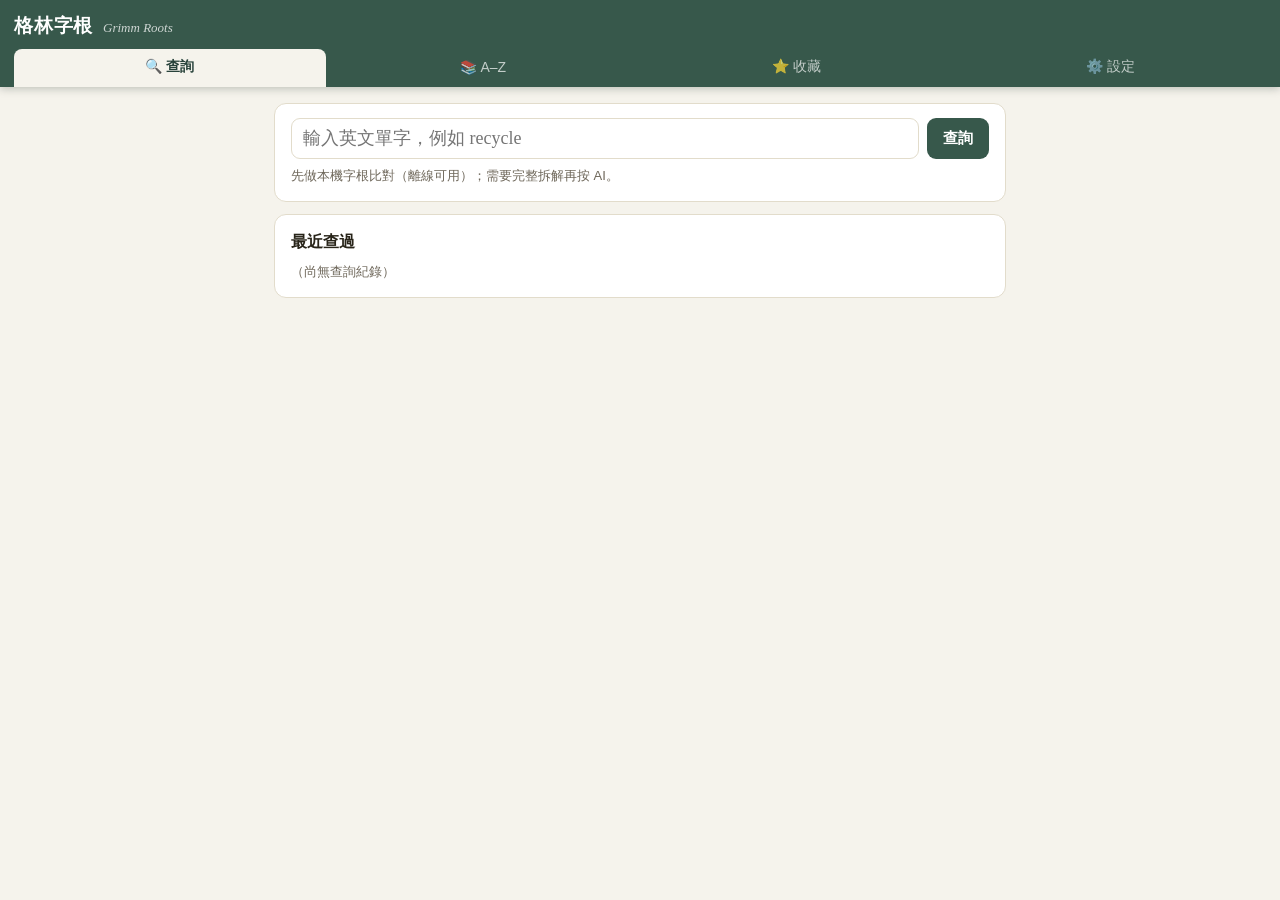
<file: grimm/app.html>
<!DOCTYPE html>
<html lang="zh-Hant">
<head>
<meta charset="UTF-8">
<meta name="viewport" content="width=device-width, initial-scale=1, viewport-fit=cover">
<title>格林字根 Grimm Roots</title>
<meta name="theme-color" content="#37584B">
<style>
/* ============================================================
   格林字根 App — 樣式
   設計語彙：字源辭典（lexicon）風格。紙色底、墨綠主色、
   襯線體只用在「英文字母／字根」本身，中文介面用黑體。
   ============================================================ */
:root{
  --paper:#F5F3EC;
  --card:#FFFFFF;
  --ink:#282419;
  --sub:#6E675A;
  --line:#E2DCCB;
  --green:#37584B;
  --green-deep:#27423A;
  --green-soft:#E4ECE6;
  --amber:#A66A12;
  --amber-soft:#F5EAD3;
  --danger:#A4452F;
  --radius:12px;
  --serif:Georgia,"Times New Roman","Noto Serif TC",serif;
  --sans:-apple-system,BlinkMacSystemFont,"Noto Sans TC","Microsoft JhengHei","PingFang TC",sans-serif;
}
*{box-sizing:border-box}
html{-webkit-text-size-adjust:100%}
body{margin:0;background:var(--paper);color:var(--ink);font-family:var(--sans);font-size:16px;line-height:1.65}
button{font-family:inherit;cursor:pointer}
input,select,textarea{font-family:inherit;font-size:16px}

/* ==== 頁首與分頁列 ==== */
header{position:sticky;top:0;z-index:20;background:var(--green);color:#fff;padding:10px 14px 0;box-shadow:0 2px 8px rgba(30,45,38,.25)}
.brand{display:flex;align-items:baseline;gap:10px}
.brand h1{margin:0;font-size:19px;font-weight:700;letter-spacing:.04em}
.brand .en{font-family:var(--serif);font-style:italic;font-size:13px;opacity:.75}
nav{display:flex;gap:2px;margin-top:8px}
nav button{flex:1;border:none;background:transparent;color:#fff;opacity:.7;padding:9px 2px 11px;font-size:14px;border-radius:8px 8px 0 0;white-space:nowrap}
nav button.active{background:var(--paper);color:var(--green-deep);opacity:1;font-weight:700}
main{max-width:760px;margin:0 auto;padding:16px 14px 60px}
.page{display:none}
.page.active{display:block}

/* ==== 通用卡片與元件 ==== */
.card{background:var(--card);border:1px solid var(--line);border-radius:var(--radius);padding:14px 16px;margin-bottom:12px}
.card h3{margin:0 0 6px;font-size:16px}
.muted{color:var(--sub);font-size:13px}
.small{font-size:13px}
.btn{border:none;border-radius:9px;padding:10px 16px;font-size:15px;font-weight:600}
.btn-primary{background:var(--green);color:#fff}
.btn-primary:disabled{opacity:.5;cursor:default}
.btn-ghost{background:transparent;border:1px solid var(--line);color:var(--ink)}
.btn-amber{background:var(--amber);color:#fff}
.btn-sm{padding:6px 12px;font-size:13px}
.status{font-size:13px;margin-top:8px;white-space:pre-wrap}
.status.ok{color:var(--green-deep)}
.status.err{color:var(--danger)}
input[type=text],input[type=password],select,textarea{width:100%;border:1px solid var(--line);border-radius:9px;padding:9px 11px;background:#fff;color:var(--ink)}
label{display:block;font-size:13px;color:var(--sub);margin:10px 0 4px}
details{background:var(--card);border:1px solid var(--line);border-radius:var(--radius);margin-bottom:12px}
details>summary{list-style:none;cursor:pointer;padding:13px 16px;font-weight:700;display:flex;align-items:center;gap:8px}
details>summary::-webkit-details-marker{display:none}
details>summary::after{content:"▾";margin-left:auto;color:var(--sub);transition:transform .15s}
details[open]>summary::after{transform:rotate(180deg)}
details>.body{padding:0 16px 14px}

/* ==== 轉音規則徽章與對照 pill（本 App 的招牌元素）==== */
.rule-badge{display:inline-block;font-size:12px;font-weight:700;border-radius:999px;padding:2px 10px;margin:2px 4px 2px 0;cursor:pointer;border:1px solid transparent}
.pair{display:inline-flex;align-items:center;gap:6px;background:var(--paper);border:1px solid var(--line);border-radius:999px;padding:3px 12px;margin:3px 6px 3px 0;font-family:var(--serif);font-size:15px}
.pair .arrow{color:var(--amber);font-weight:700}
.pair-note{display:block;color:var(--sub);font-size:12.5px;margin:0 0 6px 4px}

/* ==== 查詢頁 ==== */
.search-row{display:flex;gap:8px}
.search-row input{flex:1;font-size:18px;font-family:var(--serif)}
.hit-variant{font-family:var(--serif);font-weight:700;color:var(--green-deep)}
.chip{display:inline-block;background:var(--card);border:1px solid var(--line);border-radius:999px;padding:4px 12px;margin:3px 6px 3px 0;font-size:14px;font-family:var(--serif);cursor:pointer}
.part-pill{display:inline-block;border-radius:8px;padding:3px 10px;margin:2px 6px 2px 0;font-family:var(--serif);font-size:16px;font-weight:700}
.part-prefix{background:var(--amber-soft);color:var(--amber)}
.part-root{background:var(--green-soft);color:var(--green-deep)}
.part-suffix{background:#E4E8F2;color:#3A5D8F}
.part-row{border-top:1px dashed var(--line);padding:8px 0}
.part-row input{margin-top:4px;font-size:14px}

/* ==== A–Z 手風琴 ==== */
.letter-sec{background:var(--card);border:1px solid var(--line);border-radius:var(--radius);margin-bottom:8px;overflow:hidden}
.letter-head{width:100%;display:flex;align-items:center;gap:12px;background:transparent;border:none;padding:8px 14px;text-align:left}
.letter-glyph{font-family:var(--serif);font-size:34px;line-height:1;color:var(--green-deep);width:40px;text-align:center;flex-shrink:0}
.letter-meta{flex:1;min-width:0}
.letter-count{font-size:12px;color:var(--sub)}
.letter-head .caret{color:var(--sub)}
.letter-body{display:none;border-top:1px solid var(--line);padding:12px 14px;background:#FCFBF7}
.letter-sec.open .letter-body{display:block}
.letter-sec.open .caret{transform:rotate(180deg)}
.root-card{background:var(--card);border:1px solid var(--line);border-radius:10px;padding:11px 13px;margin:10px 0}
.root-name{font-family:var(--serif);font-size:19px;font-weight:700;color:var(--green-deep)}
.root-variants{font-family:var(--serif);color:var(--sub);font-size:14px}
.src-tag{display:inline-block;font-size:11px;border-radius:4px;padding:1px 6px;margin-left:6px;vertical-align:2px;white-space:nowrap}
.src-notes{background:var(--green-soft);color:var(--green-deep)}
.src-ety{background:#EFEAE0;color:#7A6A52}
.ex-row{display:flex;gap:8px;align-items:baseline;border-top:1px dashed var(--line);padding:6px 0;font-size:14.5px}
.ex-word{font-family:var(--serif);font-weight:700;min-width:0}
.ex-tts{border:none;background:transparent;font-size:15px;padding:0 2px;flex-shrink:0}
.ex-text{flex:1;min-width:0}
.flash{animation:flash 1.6s ease}
@keyframes flash{0%{background:var(--amber-soft)}100%{background:var(--card)}}

/* ==== 收藏頁 ==== */
.saved-word{font-family:var(--serif);font-size:20px;font-weight:700;color:var(--green-deep)}

@media (prefers-reduced-motion:reduce){*{animation:none!important;transition:none!important}}
@media (max-width:420px){nav button{font-size:13px}}
</style>
</head>
<body>

<header>
  <div class="brand"><h1>格林字根</h1><span class="en">Grimm Roots</span></div>
  <nav>
    <button data-page="pageLookup" class="active" onclick="showPage(this)">🔍 查詢</button>
    <button data-page="pageAZ" onclick="showPage(this)">📚 A–Z</button>
    <button data-page="pageSaved" onclick="showPage(this)">⭐ 收藏</button>
    <button data-page="pageSettings" onclick="showPage(this)">⚙️ 設定</button>
  </nav>
</header>

<main>

<!-- ==================== 🔍 查詢頁 ==================== -->
<section id="pageLookup" class="page active">
  <div class="card">
    <div class="search-row">
      <input type="text" id="lookupInput" placeholder="輸入英文單字，例如 recycle" autocapitalize="none" autocomplete="off" spellcheck="false">
      <button class="btn btn-primary" onclick="doLookup()">查詢</button>
    </div>
    <div class="muted" style="margin-top:6px">先做本機字根比對（離線可用）；需要完整拆解再按 AI。</div>
  </div>
  <div id="localResults"></div>
  <div id="aiArea"></div>
  <div class="card">
    <h3>最近查過</h3>
    <div id="historyBox" class="muted">（尚無查詢紀錄）</div>
  </div>
</section>

<!-- ==================== 📚 A–Z 頁 ==================== -->
<section id="pageAZ" class="page">
  <details id="rulesBox">
    <summary>🔁 轉音規則總表</summary>
    <div class="body" id="rulesBody"></div>
  </details>
  <details id="affixBox">
    <summary>🧩 字首字尾總表</summary>
    <div class="body" id="affixBody"></div>
  </details>
  <details id="addRootBox">
    <summary>➕ 補充自訂字根</summary>
    <div class="body">
      <label>字根（必填）</label><input type="text" id="urRoot" placeholder="例：fer">
      <label>同源變體（逗號分隔，全小寫）</label><input type="text" id="urVariants" placeholder="例：fer, phor, bear">
      <label>意義（必填）</label><input type="text" id="urMeaning" placeholder="例：攜帶、承載">
      <label>來源</label><input type="text" id="urOrigin" placeholder="例：拉丁 ferre">
      <label>歸屬字母</label><select id="urLetter"></select>
      <label>轉音規則</label><select id="urRule"></select>
      <label>備註</label><input type="text" id="urNote" placeholder="記憶技巧、易混淆提醒（選填）">
      <div style="margin-top:12px"><button class="btn btn-primary" onclick="addUserRoot()">儲存到雲端收藏</button></div>
      <div id="urStatus" class="status"></div>
    </div>
  </details>
  <div id="azBox"></div>
</section>

<!-- ==================== ⭐ 收藏頁 ==================== -->
<section id="pageSaved" class="page">
  <div class="card">
    <h3>我的收藏</h3>
    <div class="muted">收藏儲存在 GitHub 的 data-user.json。要刪除項目，請直接到 GitHub 編輯該檔案。</div>
    <div style="margin-top:8px"><button class="btn btn-ghost btn-sm" onclick="reloadUserData()">↻ 重新載入雲端資料</button></div>
    <div id="savedStatus" class="status"></div>
  </div>
  <div id="savedBox"></div>
</section>

<!-- ==================== ⚙️ 設定頁 ==================== -->
<section id="pageSettings" class="page">
  <div class="card">
    <h3>Gemini AI</h3>
    <label>API key</label><input type="password" id="setApikey" autocomplete="off">
    <label>模型名稱</label><input type="text" id="setModel" placeholder="gemini-2.5-flash">
    <div style="margin-top:12px"><button class="btn btn-primary btn-sm" onclick="saveSettings()">儲存設定</button></div>
  </div>
  <div class="card">
    <h3>GitHub（收藏同步）</h3>
    <label>Token</label><input type="password" id="setGhToken" autocomplete="off">
    <label>Owner（帳號）</label><input type="text" id="setGhOwner" autocapitalize="none">
    <label>Repo（儲存庫）</label><input type="text" id="setGhRepo" autocapitalize="none">
    <label>Branch（分支）</label><input type="text" id="setGhBranch" placeholder="main" autocapitalize="none">
    <div style="margin-top:12px">
      <button class="btn btn-primary btn-sm" onclick="saveSettings()">儲存設定</button>
      <button class="btn btn-ghost btn-sm" onclick="testConnection()">測試連線</button>
    </div>
    <div id="testLog" class="status"></div>
  </div>
  <div class="card">
    <h3>關於</h3>
    <div class="small">格林字根 Grimm Roots v1.0 — 以格林法則（轉音規則）為基礎的字根查找工具。內容依 Christine 的影片筆記整理改寫。A–Z 頁與本機比對離線可用；AI 拆解與收藏同步需要網路。</div>
  </div>
</section>

</main>

<script src="grimm-data.js"></script>
<script>
// ============================================================
// 格林字根 App — 程式
// 區塊：工具函式 → 設定存取 → 使用者資料 → GitHub API →
//       Gemini AI → 語音 → 查詢頁 → AI 拆解 → A–Z 頁 →
//       收藏頁 → 設定頁 → 初始化
// ============================================================

// ==== 常數 ====
// data-user.json 在 repo 內的路徑（App 部署於 repo 的 grimm/ 子資料夾）
const USER_DATA_PATH = "grimm/data-user.json";
// 各轉音規則的徽章配色（新增規則時若沒有對應色，會用灰色備援）
const RULE_STYLE = {
  sr01: { fg: "#A66A12", bg: "#F5EAD3" },
  sr02: { fg: "#A44343", bg: "#F5E0DE" },
  sr03: { fg: "#3A5D8F", bg: "#E0E8F3" },
  sr04: { fg: "#3E7250", bg: "#E1EEE4" },
  sr05: { fg: "#6E4E93", bg: "#EBE3F3" },
  sr06: { fg: "#2F7A78", bg: "#DEEFEE" },
  sr07: { fg: "#6B6455", bg: "#ECE8DE" },
  sr08: { fg: "#6B6455", bg: "#ECE8DE" },
  sr09: { fg: "#8C5A2B", bg: "#F2E3D5" }
};
const RULE_STYLE_FALLBACK = { fg: "#6B6455", bg: "#ECE8DE" };

// ==== 工具函式 ====
// HTML 逸出：所有動態內容進 innerHTML 前必經此函式
function escHtml(s) {
  return String(s == null ? "" : s).replace(/[&<>"']/g, function (c) {
    return { "&": "&amp;", "<": "&lt;", ">": "&gt;", '"': "&quot;", "'": "&#39;" }[c];
  });
}
function byId(id) { return document.getElementById(id); }
function lsGet(k) { try { return localStorage.getItem(k); } catch (e) { return null; } }
function lsSet(k, v) { try { localStorage.setItem(k, v); } catch (e) {} }
// App 內新增資料的 id：u + 類型 + 時間戳36進位 + 流水號（與主資料庫 id 永不衝突）
let _idSeq = 0;
function genId(kind) { _idSeq++; return "u" + kind + Date.now().toString(36) + _idSeq.toString(36); }
function findRule(id) { return SOUND_RULES.find(function (r) { return r.id === id; }); }
// 來源標示：notes＝影片筆記整理，etymology＝字源學補充（非影片內容），自訂字根不顯示
function sourceTagHtml(source) {
  if (source === "etymology") return '<span class="src-tag src-ety" title="字源學補充，非影片筆記內容">字源補充</span>';
  if (source === "notes") return '<span class="src-tag src-notes" title="來自影片筆記整理">影片筆記</span>';
  return "";
}
function ruleBadgeHtml(ruleId) {
  const r = findRule(ruleId);
  if (!r) return "";
  const st = RULE_STYLE[ruleId] || RULE_STYLE_FALLBACK;
  return '<span class="rule-badge" style="color:' + st.fg + ';background:' + st.bg + '" data-rule="' + escHtml(ruleId) + '" onclick="gotoRule(this)">' + escHtml(r.title) + "</span>";
}

// ==== 分頁切換 ====
function showPage(btnOrId) {
  const id = typeof btnOrId === "string" ? btnOrId : btnOrId.dataset.page;
  document.querySelectorAll(".page").forEach(function (p) { p.classList.toggle("active", p.id === id); });
  document.querySelectorAll("nav button").forEach(function (b) { b.classList.toggle("active", b.dataset.page === id); });
}

// ==== 使用者資料（data-user.json）====
function emptyUserData() { return { savedLookups: [], userRoots: [] }; }
// 以 id 去重合併，缺欄位時補空陣列
function normalizeUserData(d) {
  const out = emptyUserData();
  if (d && Array.isArray(d.savedLookups)) out.savedLookups = d.savedLookups.slice();
  if (d && Array.isArray(d.userRoots)) out.userRoots = d.userRoots.slice();
  return out;
}
function mergeUserData(a, b) {
  const out = emptyUserData();
  ["savedLookups", "userRoots"].forEach(function (key) {
    const seen = {};
    (a[key] || []).concat(b[key] || []).forEach(function (item) {
      if (item && item.id && !seen[item.id]) { seen[item.id] = true; out[key].push(item); }
    });
  });
  return out;
}
let userData = emptyUserData();
// 啟動時載入：優先讀同資料夾的 data-user.json（GitHub Pages 部署）；
// 失敗時若已設定 GitHub，改走 API 讀取。
async function loadUserData(preferApi) {
  let loaded = null;
  if (!preferApi) {
    try {
      const res = await fetch("data-user.json?ts=" + Date.now(), { cache: "no-store" });
      if (res.ok) loaded = await res.json();
    } catch (e) { /* 離線或本機開啟，走下一招 */ }
  }
  if (!loaded && ghConfig().ok) {
    const got = await githubGetJson(USER_DATA_PATH);
    if (got.ok) loaded = got.json;
  }
  if (loaded) userData = mergeUserData(userData, normalizeUserData(loaded));
}
function allRoots() { return GRIMM_ROOTS.concat(userData.userRoots || []); }

// ==== GitHub API ====
function ghConfig() {
  const token = lsGet("gr_gh_token") || "";
  const owner = lsGet("gr_gh_owner") || "";
  const repo = lsGet("gr_gh_repo") || "";
  const branch = lsGet("gr_gh_branch") || "main";
  return { token: token, owner: owner, repo: repo, branch: branch, ok: !!(token && owner && repo) };
}
function ghHeaders(cfg) {
  return { "Authorization": "Bearer " + cfg.token, "Accept": "application/vnd.github+json" };
}
// base64 與 UTF-8 互轉（GitHub contents API 用）
function b64EncodeUtf8(str) {
  const bytes = new TextEncoder().encode(str);
  let bin = "";
  bytes.forEach(function (b) { bin += String.fromCharCode(b); });
  return btoa(bin);
}
function b64DecodeUtf8(b64) {
  const bin = atob(String(b64).replace(/\n/g, ""));
  const bytes = Uint8Array.from(bin, function (c) { return c.charCodeAt(0); });
  return new TextDecoder().decode(bytes);
}
// 讀取 repo 內 JSON 檔，回傳 {ok, json, sha} 或 {ok:false, status, error}
async function githubGetJson(path) {
  const cfg = ghConfig();
  if (!cfg.ok) return { ok: false, status: 0, error: "GitHub 設定不完整" };
  try {
    const url = "https://api.github.com/repos/" + cfg.owner + "/" + cfg.repo + "/contents/" + path + "?ref=" + encodeURIComponent(cfg.branch) + "&ts=" + Date.now();
    const res = await fetch(url, { headers: ghHeaders(cfg), cache: "no-store" });
    if (!res.ok) return { ok: false, status: res.status, error: "HTTP " + res.status };
    const data = await res.json();
    return { ok: true, json: JSON.parse(b64DecodeUtf8(data.content)), sha: data.sha };
  } catch (e) { return { ok: false, status: -1, error: String(e) }; }
}
// 寫入 repo 內 JSON 檔；sha 為 null 表示建立新檔
async function githubPutJson(path, obj, sha, message) {
  const cfg = ghConfig();
  if (!cfg.ok) return { ok: false, status: 0, error: "GitHub 設定不完整" };
  try {
    const url = "https://api.github.com/repos/" + cfg.owner + "/" + cfg.repo + "/contents/" + path;
    const body = { message: message || "更新（App）", content: b64EncodeUtf8(JSON.stringify(obj, null, 2)), branch: cfg.branch };
    if (sha) body.sha = sha;
    const res = await fetch(url, { method: "PUT", headers: ghHeaders(cfg), body: JSON.stringify(body) });
    if (!res.ok) {
      let msg = "HTTP " + res.status;
      try { const d = await res.json(); if (d.message) msg += "：" + d.message; } catch (e) {}
      return { ok: false, status: res.status, error: msg };
    }
    const data = await res.json();
    return { ok: true, sha: data.content && data.content.sha };
  } catch (e) { return { ok: false, status: -1, error: String(e) }; }
}
// 附加資料到 data-user.json：讀最新 → applyFn 修改 → PUT。
// 409（版本衝突）時最多重試 3 次，每次都重新讀取最新雲端資料再套用。
async function githubAppendToUserData(applyFn) {
  const cfg = ghConfig();
  if (!cfg.ok) return { ok: false, error: "請先到 ⚙️ 設定填入 GitHub token / owner / repo" };
  for (let attempt = 1; attempt <= 3; attempt++) {
    let cur = emptyUserData(); let sha = null;
    const got = await githubGetJson(USER_DATA_PATH);
    if (got.ok) { cur = normalizeUserData(got.json); sha = got.sha; }
    else if (got.status !== 404) return { ok: false, error: "讀取 data-user.json 失敗：" + got.error };
    applyFn(cur);
    const put = await githubPutJson(USER_DATA_PATH, cur, sha, "收藏更新（App）");
    if (put.ok) { userData = cur; return { ok: true }; }
    if (put.status === 409) continue; // 版本衝突：重讀再套用
    return { ok: false, error: "寫入失敗：" + put.error };
  }
  return { ok: false, error: "雲端忙碌（409 重試 3 次仍失敗），請稍後再試" };
}
// 測試連線：① 讀 repo 與分支 ② 讀 data-user.json ③ 實際寫入測試檔再刪除
async function testConnection() {
  const log = byId("testLog");
  log.className = "status";
  const lines = [];
  function show() { log.textContent = lines.join("\n"); }
  const cfg = ghConfig();
  if (!cfg.ok) { log.className = "status err"; log.textContent = "請先填入並儲存 token / owner / repo"; return; }
  lines.push("① 讀取 repo 資訊…"); show();
  try {
    const res = await fetch("https://api.github.com/repos/" + cfg.owner + "/" + cfg.repo, { headers: ghHeaders(cfg) });
    if (!res.ok) throw new Error("HTTP " + res.status);
    const info = await res.json();
    lines[lines.length - 1] = "① 讀取 repo 成功（預設分支 " + info.default_branch + "）";
    if (info.default_branch !== cfg.branch) lines.push("⚠ 設定的分支是 " + cfg.branch + "，與預設分支不同，請確認是否正確");
  } catch (e) { lines[lines.length - 1] = "① 讀取 repo 失敗：" + e.message; log.className = "status err"; show(); return; }
  show();
  lines.push("② 讀取 data-user.json…"); show();
  const got = await githubGetJson(USER_DATA_PATH);
  if (got.ok) lines[lines.length - 1] = "② 讀取 data-user.json 成功";
  else if (got.status === 404) lines[lines.length - 1] = "② data-user.json 尚不存在（第一次收藏時會自動建立）";
  else { lines[lines.length - 1] = "② 讀取失敗：" + got.error; log.className = "status err"; show(); return; }
  show();
  lines.push("③ 寫入測試檔…"); show();
  const testPath = "grimm/.connection-test.json";
  const put = await githubPutJson(testPath, { ts: Date.now() }, null, "連線測試（App）");
  if (!put.ok && put.status === 422) {
    // 檔案已存在（上次測試殘留）：取得 sha 後覆寫
    const old = await githubGetJson(testPath);
    if (old.ok) {
      const put2 = await githubPutJson(testPath, { ts: Date.now() }, old.sha, "連線測試（App）");
      if (put2.ok) put.ok = true, put.sha = put2.sha;
    }
  }
  if (!put.ok) { lines[lines.length - 1] = "③ 寫入失敗：" + put.error + "（token 可能沒有寫入權限）"; log.className = "status err"; show(); return; }
  lines[lines.length - 1] = "③ 寫入測試成功，刪除測試檔…"; show();
  try {
    const del = await fetch("https://api.github.com/repos/" + cfg.owner + "/" + cfg.repo + "/contents/" + testPath, {
      method: "DELETE", headers: ghHeaders(cfg),
      body: JSON.stringify({ message: "刪除連線測試檔（App）", sha: put.sha, branch: cfg.branch })
    });
    lines.push(del.ok ? "✔ 全部通過：讀取、分支、寫入都正常" : "⚠ 測試檔刪除失敗（不影響使用，可到 GitHub 手動刪除 " + testPath + "）");
  } catch (e) { lines.push("⚠ 測試檔刪除失敗：" + e.message); }
  log.className = "status ok"; show();
}

// ==== Gemini AI ====
async function callGemini(promptText) {
  const key = lsGet("gr_apikey") || "";
  const model = lsGet("gr_model") || "gemini-2.5-flash";
  if (!key) return { ok: false, error: "尚未設定 Gemini API key（到 ⚙️ 設定填入）" };
  try {
    const url = "https://generativelanguage.googleapis.com/v1beta/models/" + encodeURIComponent(model) + ":generateContent?key=" + encodeURIComponent(key);
    const res = await fetch(url, {
      method: "POST", headers: { "Content-Type": "application/json" },
      body: JSON.stringify({ contents: [{ parts: [{ text: promptText }] }] })
    });
    const data = await res.json();
    if (!res.ok) return { ok: false, error: "Gemini 錯誤（模型 " + model + "）：" + ((data.error && data.error.message) || ("HTTP " + res.status)) };
    let text = "";
    try { text = data.candidates[0].content.parts.map(function (p) { return p.text || ""; }).join(""); } catch (e) {}
    if (!text) return { ok: false, error: "Gemini 回傳空白（模型 " + model + "）" };
    return { ok: true, text: text };
  } catch (e) { return { ok: false, error: "連線失敗：" + String(e) }; }
}
// 由 SOUND_RULES 動態組出規則摘要：資料庫更新後，AI 的術語自動跟上
function buildRulesSummary() {
  const rules = SOUND_RULES.map(function (r) {
    const ex = r.examplePairs.slice(0, 2).map(function (p) { return p.from + "→" + p.to; }).join("、");
    return "- " + r.title + "：" + r.explanation + "（例：" + ex + "）";
  }).join("\n");
  const affixes = AFFIXES.map(function (a) { return a.affix + "＝" + a.meaning; }).join("；");
  return rules + "\n常用字首字尾：" + affixes;
}
function buildLookupPrompt(word) {
  return "你是英文字源助教，請依照「格林法則」（轉音規則）拆解單字「" + word + "」。\n" +
    "本 App 使用的轉音規則摘要如下，解說時請使用相同術語：\n" + buildRulesSummary() + "\n\n" +
    'Return ONLY valid JSON（不要 markdown 圍欄、不要任何多餘文字），格式：\n' +
    '{"parts":[{"type":"prefix|root|suffix","text":"...","meaning":"繁體中文意思","grimmNote":"用到的轉音或結構規則說明，沒有就給空字串"}],"summary":"一句話說明這個單字的組成故事（繁體中文）"}\n' +
    "規定：parts 依序串接後必須完整等於原單字的字母（忽略大小寫）；meaning、grimmNote、summary 一律使用繁體中文。";
}
// 剝除 ```json 圍欄後解析
function parseAiJson(text) {
  let t = String(text).trim();
  if (t.startsWith("```")) t = t.replace(/^```[a-zA-Z]*\s*/, "").replace(/```\s*$/, "").trim();
  return JSON.parse(t);
}
// 檢查 parts 串起來是否等於原單字（只比字母、忽略大小寫）
function partsMatchWord(parts, word) {
  const joined = parts.map(function (p) { return String(p.text || ""); }).join("").toLowerCase().replace(/[^a-z]/g, "");
  return joined === String(word).toLowerCase().replace(/[^a-z]/g, "");
}

// ==== 語音（TTS）====
function speak(word) {
  try {
    speechSynthesis.cancel();
    const u = new SpeechSynthesisUtterance(word);
    u.lang = "en-US";
    speechSynthesis.speak(u);
  } catch (e) { /* 不支援 TTS 時靜默略過 */ }
}
function speakWord(btn) { speak(btn.dataset.word || ""); }

// ==== 查詢頁：本機比對 ====
// 演算法：輸入轉小寫，逐一檢查字根 variants 是否為單字子字串；
// 少於 3 個字母的變體只在整字相等時才算命中，減少誤判。
function localLookup(word) {
  const w = String(word).toLowerCase().replace(/[^a-z]/g, "");
  const rootHits = [];
  allRoots().forEach(function (root) {
    let best = "";
    (root.variants || []).forEach(function (v) {
      const hit = v.length >= 3 ? w.indexOf(v) !== -1 : w === v;
      if (hit && v.length > best.length) best = v;
    });
    if (best) rootHits.push({ root: root, matched: best });
  });
  rootHits.sort(function (a, b) { return b.matched.length - a.matched.length; });
  const prefixHits = [], suffixHits = [];
  AFFIXES.forEach(function (a) {
    (a.variants || []).forEach(function (v) {
      if (w.length >= v.length + 3) {
        if (a.type === "prefix" && w.indexOf(v) === 0 && !prefixHits.includes(a)) prefixHits.push(a);
        if (a.type === "suffix" && w.lastIndexOf(v) === w.length - v.length && !suffixHits.includes(a)) suffixHits.push(a);
      }
    });
  });
  return { w: w, rootHits: rootHits, prefixHits: prefixHits, suffixHits: suffixHits };
}
function rootCardHtml(root, matchedVariant) {
  let h = '<div class="root-card">';
  h += '<div><span class="root-name">' + escHtml(root.root) + '</span> <span class="root-variants">' + escHtml((root.variants || []).join(" / ")) + "</span>" + sourceTagHtml(root.source) + "</div>";
  if (matchedVariant) h += '<div class="small">命中變體：<span class="hit-variant">' + escHtml(matchedVariant) + "</span></div>";
  h += '<div>' + escHtml(root.meaning) + "</div>";
  if (root.origin) h += '<div class="muted">來源：' + escHtml(root.origin) + "</div>";
  h += "<div>" + ruleBadgeHtml(root.soundRuleId) + "</div>";
  if (root.note) h += '<div class="small" style="margin-top:4px">💡 ' + escHtml(root.note) + "</div>";
  (root.examples || []).forEach(function (ex) {
    h += '<div class="ex-row"><span class="ex-word">' + escHtml(ex.word) + "</span>" +
      '<button class="ex-tts" data-word="' + escHtml(ex.word) + '" onclick="speakWord(this)" aria-label="播放發音">🔊</button>' +
      '<span class="ex-text">' + escHtml(ex.breakdown) + "｜" + escHtml(ex.meaning) + "</span></div>";
  });
  return h + "</div>";
}
function affixLineHtml(a) {
  let h = '<div class="root-card">';
  h += '<div><span class="root-name">' + escHtml(a.affix) + "</span> <span class='muted'>" + (a.type === "prefix" ? "字首" : "字尾") + "</span></div>";
  h += "<div>" + escHtml(a.meaning) + "</div>";
  if (a.note) h += '<div class="small">💡 ' + escHtml(a.note) + "</div>";
  (a.examples || []).forEach(function (ex) {
    h += '<div class="ex-row"><span class="ex-word">' + escHtml(ex.word) + "</span>" +
      '<button class="ex-tts" data-word="' + escHtml(ex.word) + '" onclick="speakWord(this)" aria-label="播放發音">🔊</button>' +
      '<span class="ex-text">' + escHtml(ex.breakdown) + "｜" + escHtml(ex.meaning) + "</span></div>";
  });
  return h + "</div>";
}
let currentWord = "";
function doLookup(fromWord) {
  const input = byId("lookupInput");
  if (typeof fromWord === "string") input.value = fromWord;
  const word = input.value.trim();
  if (!word) return;
  currentWord = word;
  pushHistory(word);
  const r = localLookup(word);
  let h = '<div class="card"><h3>本機比對：<span style="font-family:var(--serif)">' + escHtml(word) + "</span></h3>";
  if (!r.rootHits.length && !r.prefixHits.length && !r.suffixHits.length) {
    h += '<div class="muted">資料庫裡沒有比對到字根。可以按下方「AI 完整拆解」試試。</div>';
  } else {
    r.rootHits.forEach(function (hit) { h += rootCardHtml(hit.root, hit.matched); });
    if (r.prefixHits.length || r.suffixHits.length) {
      h += '<div class="small" style="margin-top:8px">可能的字首字尾（依開頭／結尾粗略判斷）：</div>';
      r.prefixHits.concat(r.suffixHits).forEach(function (a) {
        h += '<span class="chip" style="cursor:default">' + escHtml(a.affix) + "＝" + escHtml(a.meaning) + "</span>";
      });
    }
  }
  h += "</div>";
  byId("localResults").innerHTML = h;
  byId("aiArea").innerHTML =
    '<div class="card"><button class="btn btn-amber" onclick="aiBreakdown()">✨ AI 完整拆解</button>' +
    '<span class="muted" style="margin-left:8px">用 Gemini 依格林法則拆出字首／字根／字尾</span>' +
    '<div id="aiStatus" class="status"></div><div id="aiResult"></div></div>';
}

// ==== 查詢頁：查詢歷史（純本機，最多 50 筆）====
function pushHistory(word) {
  let h = [];
  try { h = JSON.parse(lsGet("gr_lookuphistory") || "[]"); } catch (e) {}
  h = h.filter(function (x) { return x.word !== word; });
  h.unshift({ word: word, ts: Date.now() });
  lsSet("gr_lookuphistory", JSON.stringify(h.slice(0, 50)));
  renderHistory();
}
function renderHistory() {
  let h = [];
  try { h = JSON.parse(lsGet("gr_lookuphistory") || "[]"); } catch (e) {}
  const box = byId("historyBox");
  if (!h.length) { box.innerHTML = "（尚無查詢紀錄）"; return; }
  box.innerHTML = h.map(function (x, i) {
    return '<span class="chip" data-idx="' + i + '" onclick="historyClick(this)">' + escHtml(x.word) + "</span>";
  }).join("");
  box._items = h;
}
function historyClick(el) {
  const items = byId("historyBox")._items || [];
  const item = items[parseInt(el.dataset.idx, 10)];
  if (item) doLookup(item.word);
}

// ==== 查詢頁：AI 拆解與收藏 ====
let currentAiResult = null;
async function aiBreakdown() {
  const status = byId("aiStatus");
  status.className = "status";
  status.textContent = "AI 拆解中…";
  byId("aiResult").innerHTML = "";
  currentAiResult = null;
  const word = currentWord;
  const res = await callGemini(buildLookupPrompt(word));
  if (!res.ok) { status.className = "status err"; status.textContent = res.error; return; }
  let obj;
  try { obj = parseAiJson(res.text); } catch (e) {
    status.className = "status err";
    status.textContent = "AI 回傳的格式無法解析，請再按一次「AI 完整拆解」重試。";
    return;
  }
  if (!obj || !Array.isArray(obj.parts) || !obj.parts.length) {
    status.className = "status err";
    status.textContent = "AI 沒有回傳拆解結果，請重試。";
    return;
  }
  status.textContent = "";
  if (!partsMatchWord(obj.parts, word)) {
    status.className = "status err";
    status.textContent = "⚠ 拆解片段拼起來對不上原單字，內容僅供參考；可再按一次重試。";
  }
  currentAiResult = { word: word, parts: obj.parts, summary: obj.summary || "" };
  renderAiResult();
}
function renderAiResult() {
  const r = currentAiResult;
  if (!r) return;
  const typeClass = { prefix: "part-prefix", root: "part-root", suffix: "part-suffix" };
  const typeName = { prefix: "字首", root: "字根", suffix: "字尾" };
  let h = '<div style="margin-top:10px">';
  h += "<div>" + r.parts.map(function (p) {
    return '<span class="part-pill ' + (typeClass[p.type] || "part-root") + '">' + escHtml(p.text) + "</span>";
  }).join('<span class="muted">＋</span>') + "</div>";
  r.parts.forEach(function (p, i) {
    h += '<div class="part-row"><span class="part-pill ' + (typeClass[p.type] || "part-root") + '">' + escHtml(p.text) + "</span>" +
      '<span class="muted small">' + (typeName[p.type] || "字根") + "（意義與轉音說明可修改後再收藏）</span>" +
      '<input type="text" data-field="meaning" data-idx="' + i + '" value="' + escHtml(p.meaning || "") + '" placeholder="意義">' +
      '<input type="text" data-field="grimmNote" data-idx="' + i + '" value="' + escHtml(p.grimmNote || "") + '" placeholder="轉音／結構規則說明">' +
      "</div>";
  });
  h += '<label>一句話總結</label><input type="text" id="aiSummary" value="' + escHtml(r.summary) + '">';
  h += '<div style="margin-top:12px"><button class="btn btn-primary" onclick="saveLookup(this)">⭐ 收藏這個拆解</button></div>';
  h += '<div id="saveStatus" class="status"></div></div>';
  byId("aiResult").innerHTML = h;
}
async function saveLookup(btn) {
  const r = currentAiResult;
  if (!r) return;
  // 讀回可編輯欄位
  document.querySelectorAll("#aiResult input[data-idx]").forEach(function (inp) {
    const p = r.parts[parseInt(inp.dataset.idx, 10)];
    if (p) p[inp.dataset.field] = inp.value;
  });
  r.summary = byId("aiSummary").value;
  const entry = { id: genId("lk"), word: r.word, parts: r.parts, summary: r.summary, savedAt: new Date().toISOString() };
  const status = byId("saveStatus");
  btn.disabled = true;
  status.className = "status"; status.textContent = "儲存到雲端中…";
  const res = await githubAppendToUserData(function (d) { d.savedLookups.push(entry); });
  btn.disabled = false;
  if (res.ok) { status.className = "status ok"; status.textContent = "✔ 已收藏"; renderSaved(); }
  else { status.className = "status err"; status.textContent = res.error; }
}

// ==== A–Z 頁：轉音規則總表與字首字尾總表 ====
function renderRulesTable() {
  byId("rulesBody").innerHTML = SOUND_RULES.map(function (r) {
    let h = '<div class="root-card" id="rule-' + escHtml(r.id) + '">';
    h += '<div><span class="root-name" style="font-family:var(--sans);font-size:16px">' + escHtml(r.title) + "</span></div>";
    h += '<div class="muted small">' + escHtml(r.articulation) + "</div>";
    h += "<div class='small'>" + escHtml(r.explanation) + "</div><div style='margin-top:6px'>";
    r.examplePairs.forEach(function (p) {
      h += '<span class="pair">' + escHtml(p.from) + '<span class="arrow">→</span>' + escHtml(p.to) + "</span>" +
        '<span class="pair-note">' + escHtml(p.note) + "</span>";
    });
    return h + "</div></div>";
  }).join("");
}
function renderAffixTable() {
  const pre = AFFIXES.filter(function (a) { return a.type === "prefix"; });
  const suf = AFFIXES.filter(function (a) { return a.type === "suffix"; });
  byId("affixBody").innerHTML =
    "<h3 class='small' style='margin:8px 0 0'>字首</h3>" + pre.map(affixLineHtml).join("") +
    "<h3 class='small' style='margin:14px 0 0'>字尾</h3>" + suf.map(affixLineHtml).join("");
}
// 點規則徽章：展開總表並捲動到該規則
function gotoRule(el) {
  const id = el.dataset.rule;
  showPage("pageAZ");
  byId("rulesBox").open = true;
  const target = byId("rule-" + id);
  if (target) {
    target.scrollIntoView({ behavior: "smooth", block: "center" });
    target.classList.remove("flash");
    void target.offsetWidth; // 重新觸發動畫
    target.classList.add("flash");
  }
}

// ==== A–Z 頁：26 字母手風琴 ====
function azOpenSet() {
  try { return new Set(JSON.parse(lsGet("gr_azopen") || "[]")); } catch (e) { return new Set(); }
}
function saveAzOpen(set) { lsSet("gr_azopen", JSON.stringify(Array.from(set))); }
function renderAZ() {
  const open = azOpenSet();
  const rootById = {};
  allRoots().forEach(function (r) { rootById[r.id] = r; });
  // 使用者自訂字根依 letter 也要掛進對應字母
  const extraByLetter = {};
  (userData.userRoots || []).forEach(function (r) {
    const L = String(r.letter || "").toUpperCase();
    (extraByLetter[L] = extraByLetter[L] || []).push(r);
  });
  byId("azBox").innerHTML = LETTER_GUIDE.map(function (lg) {
    const roots = lg.rootIds.map(function (id) { return rootById[id]; }).filter(Boolean)
      .concat(extraByLetter[lg.letter] || []);
    const isOpen = open.has(lg.letter);
    let h = '<div class="letter-sec' + (isOpen ? " open" : "") + '" id="letter-' + lg.letter + '">';
    h += '<button class="letter-head" data-letter="' + lg.letter + '" onclick="toggleLetter(this)">';
    h += '<span class="letter-glyph">' + lg.letter + "</span>";
    h += '<span class="letter-meta"><span class="letter-count">' + (roots.length ? roots.length + " 個字根" : "尚無字根") + "</span><br>";
    h += lg.soundRuleIds.map(ruleBadgeHtml).join("") + "</span>";
    h += '<span class="caret">▾</span></button>';
    h += '<div class="letter-body">';
    if (lg.meaningNotes) h += '<div class="small">' + escHtml(lg.meaningNotes) + "</div>";
    roots.forEach(function (r) { h += rootCardHtml(r, ""); });
    h += "</div></div>";
    return h;
  }).join("");
}
function toggleLetter(btn) {
  const letter = btn.dataset.letter;
  const sec = byId("letter-" + letter);
  sec.classList.toggle("open");
  const open = azOpenSet();
  if (sec.classList.contains("open")) open.add(letter); else open.delete(letter);
  saveAzOpen(open);
}

// ==== A–Z 頁：補充自訂字根 ====
function fillAddRootSelects() {
  byId("urLetter").innerHTML = LETTER_GUIDE.map(function (lg) {
    return '<option value="' + lg.letter + '">' + lg.letter + "</option>";
  }).join("");
  byId("urRule").innerHTML = SOUND_RULES.map(function (r) {
    return '<option value="' + escHtml(r.id) + '">' + escHtml(r.title) + "</option>";
  }).join("");
}
async function addUserRoot() {
  const status = byId("urStatus");
  const root = byId("urRoot").value.trim();
  const meaning = byId("urMeaning").value.trim();
  if (!root || !meaning) { status.className = "status err"; status.textContent = "「字根」與「意義」是必填欄位"; return; }
  const variants = byId("urVariants").value.toLowerCase().split(/[,，、]/)
    .map(function (s) { return s.trim(); }).filter(Boolean);
  if (!variants.length) variants.push(root.toLowerCase());
  const entry = {
    id: genId("gr"), root: root, variants: variants, meaning: meaning,
    origin: byId("urOrigin").value.trim(),
    soundRuleId: byId("urRule").value, letter: byId("urLetter").value,
    examples: [], note: byId("urNote").value.trim()
  };
  status.className = "status"; status.textContent = "儲存到雲端中…";
  const res = await githubAppendToUserData(function (d) { d.userRoots.push(entry); });
  if (res.ok) {
    status.className = "status ok"; status.textContent = "✔ 已儲存，字根已加入 " + entry.letter + " 字母";
    ["urRoot", "urVariants", "urMeaning", "urOrigin", "urNote"].forEach(function (id) { byId(id).value = ""; });
    renderAZ(); renderSaved();
  } else { status.className = "status err"; status.textContent = res.error; }
}

// ==== 收藏頁 ====
function renderSaved() {
  const box = byId("savedBox");
  const lookups = (userData.savedLookups || []).slice().reverse();
  const roots = (userData.userRoots || []).slice().reverse();
  let h = "";
  if (lookups.length) {
    h += lookups.map(function (s) {
      const typeClass = { prefix: "part-prefix", root: "part-root", suffix: "part-suffix" };
      let c = '<div class="card"><div class="saved-word">' + escHtml(s.word) +
        ' <button class="ex-tts" data-word="' + escHtml(s.word) + '" onclick="speakWord(this)" aria-label="播放發音">🔊</button></div>';
      c += "<div>" + (s.parts || []).map(function (p) {
        return '<span class="part-pill ' + (typeClass[p.type] || "part-root") + '">' + escHtml(p.text) + "</span>";
      }).join('<span class="muted">＋</span>') + "</div>";
      (s.parts || []).forEach(function (p) {
        c += '<div class="small">' + escHtml(p.text) + "：" + escHtml(p.meaning || "") +
          (p.grimmNote ? '<span class="muted">（' + escHtml(p.grimmNote) + "）</span>" : "") + "</div>";
      });
      if (s.summary) c += '<div class="small" style="margin-top:4px">💡 ' + escHtml(s.summary) + "</div>";
      if (s.savedAt) c += '<div class="muted small">' + escHtml(String(s.savedAt).slice(0, 10)) + "</div>";
      return c + "</div>";
    }).join("");
  }
  if (roots.length) {
    h += '<div class="card"><h3>自訂字根</h3>' + roots.map(function (r) { return rootCardHtml(r, ""); }).join("") + "</div>";
  }
  if (!h) h = '<div class="card muted">還沒有收藏。到 🔍 查詢頁做 AI 拆解後按「收藏」，就會出現在這裡。</div>';
  box.innerHTML = h;
}
async function reloadUserData() {
  const status = byId("savedStatus");
  status.className = "status"; status.textContent = "載入中…";
  userData = emptyUserData();
  await loadUserData(ghConfig().ok); // 有設定 GitHub 時優先走 API，拿最新版
  status.className = "status ok"; status.textContent = "✔ 已更新";
  renderSaved(); renderAZ();
}

// ==== 設定頁 ====
const SETTING_KEYS = [
  ["setApikey", "gr_apikey"], ["setModel", "gr_model"],
  ["setGhToken", "gr_gh_token"], ["setGhOwner", "gr_gh_owner"],
  ["setGhRepo", "gr_gh_repo"], ["setGhBranch", "gr_gh_branch"]
];
function loadSettings() {
  SETTING_KEYS.forEach(function (pair) { byId(pair[0]).value = lsGet(pair[1]) || ""; });
  if (!byId("setModel").value) byId("setModel").value = "gemini-2.5-flash";
  if (!byId("setGhBranch").value) byId("setGhBranch").value = "main";
}
function saveSettings() {
  SETTING_KEYS.forEach(function (pair) { lsSet(pair[1], byId(pair[0]).value.trim()); });
  alert("設定已儲存");
}

// ==== 初始化 ====
async function init() {
  loadSettings();
  fillAddRootSelects();
  renderRulesTable();
  renderAffixTable();
  renderAZ();
  renderHistory();
  renderSaved();
  byId("lookupInput").addEventListener("keydown", function (e) { if (e.key === "Enter") doLookup(); });
  await loadUserData(false);
  renderAZ(); renderSaved(); // 合併雲端資料後重繪
}
init();
</script>
</body>
</html>
</file>
<file: core.css>
/* ============================================================
   core.css — 共用樣式（english.html 與 german.html 共用）
   設計語言沿用原 app.html；兩個 App 用 --primary 主色區分：
   英文 App = 藍色（--en），德文 App = 紅色（--de），
   各 App 在自己的 <style> 覆寫 --primary / --primary-light 即可。
   ============================================================ */

/* ===== TOKENS ===== */
:root {
  --bg: #F7F7F5;
  --surface: #FFFFFF;
  --surface2: #F0EFec;
  --border: #E2E0DB;
  --text: #1A1917;
  --text2: #6B6860;
  --text3: #9E9C96;
  --en: #2D5BE3;
  --en-light: #EBF0FD;
  --de: #C0392B;
  --de-light: #FDECEA;
  --green: #1A7F4B;
  --green-light: #E6F5EE;
  --amber: #B45309;
  --amber-light: #FEF3C7;
  /* 語意別名：danger=錯誤紅、ok=成功綠（core.js 會用到） */
  --danger: #C0392B;
  --ok: #1A7F4B;
  /* 主色：預設英文藍，german.html 覆寫成紅 */
  --primary: var(--en);
  --primary-light: var(--en-light);
  --radius: 16px;
  --radius-sm: 10px;
  --shadow: 0 2px 12px rgba(0,0,0,0.08);
  --shadow-card: 0 4px 24px rgba(0,0,0,0.12);
  --font: -apple-system, 'SF Pro Display', 'Helvetica Neue', sans-serif;
  --safe-bottom: env(safe-area-inset-bottom, 0px);
}

/* ===== RESET ===== */
*, *::before, *::after { box-sizing: border-box; margin: 0; padding: 0; }
html, body { height: 100%; overflow: hidden; }
body {
  font-family: var(--font);
  background: var(--bg);
  color: var(--text);
  -webkit-tap-highlight-color: transparent;
  -webkit-font-smoothing: antialiased;
}
button { border: none; cursor: pointer; font-family: var(--font); background: none; }
input, textarea, select { font-family: var(--font); outline: none; border: none; }

/* ===== LAYOUT ===== */
#app {
  display: flex; flex-direction: column;
  height: 100vh; max-width: 430px; margin: 0 auto;
  position: relative; overflow: hidden;
}
#content {
  flex: 1; overflow-y: auto; overflow-x: hidden;
  -webkit-overflow-scrolling: touch;
  padding-bottom: calc(72px + var(--safe-bottom));
}
#content::-webkit-scrollbar { display: none; }

/* ===== TOP BAR ===== */
.topbar {
  background: var(--surface);
  padding: 16px 20px 12px;
  display: flex; align-items: center; justify-content: space-between;
  border-bottom: 1px solid var(--border);
  position: sticky; top: 0; z-index: 10;
}
.topbar-title { font-size: 17px; font-weight: 600; letter-spacing: -0.3px; }
.topbar-sub { font-size: 12px; color: var(--text3); margin-top: 1px; }
.topbar-action {
  width: 36px; height: 36px; border-radius: 50%;
  background: var(--surface2);
  display: flex; align-items: center; justify-content: center;
  font-size: 16px; transition: background 0.15s;
}
.topbar-action:active { background: var(--border); }

/* ===== BOTTOM NAV ===== */
#nav {
  position: fixed; bottom: 0; left: 50%; transform: translateX(-50%);
  width: 100%; max-width: 430px;
  background: rgba(255,255,255,0.95);
  backdrop-filter: blur(20px); -webkit-backdrop-filter: blur(20px);
  border-top: 1px solid var(--border);
  display: flex; padding-bottom: var(--safe-bottom);
  z-index: 100;
}
.nav-item {
  flex: 1; display: flex; flex-direction: column;
  align-items: center; justify-content: center;
  padding: 10px 0 8px; gap: 3px;
  color: var(--text3); transition: color 0.15s;
  -webkit-tap-highlight-color: transparent;
}
.nav-item.active { color: var(--primary); }
.nav-item svg { width: 22px; height: 22px; }
.nav-item span { font-size: 10px; font-weight: 500; letter-spacing: 0.2px; }

/* ===== PAGES ===== */
.page { display: none; }
.page.active { display: block; }

/* ===== SECTION HEADER ===== */
.section-header {
  padding: 20px 20px 8px;
  display: flex; align-items: center; justify-content: space-between;
}
.section-title { font-size: 13px; font-weight: 600; color: var(--text3); text-transform: uppercase; letter-spacing: 0.8px; }
.section-action { font-size: 13px; color: var(--primary); font-weight: 500; }

/* ===== CARDS ===== */
.card {
  background: var(--surface); border-radius: var(--radius);
  margin: 0 16px 12px; padding: 16px; box-shadow: var(--shadow);
}
.card-sm {
  background: var(--surface); border-radius: var(--radius-sm);
  padding: 12px 14px; box-shadow: var(--shadow);
}

/* ===== TAGS ===== */
.tag {
  display: inline-flex; align-items: center;
  padding: 3px 8px; border-radius: 20px;
  font-size: 11px; font-weight: 600; letter-spacing: 0.3px;
}
.tag-en { background: var(--en-light); color: var(--en); }
.tag-de { background: var(--de-light); color: var(--de); }
.tag-green { background: var(--green-light); color: var(--green); }
.tag-amber { background: var(--amber-light); color: var(--amber); }

/* ===== HOME ===== */
.home-hero {
  padding: 24px 20px 20px;
  background: var(--surface);
  border-bottom: 1px solid var(--border);
  margin-bottom: 4px;
}
.home-greeting { font-size: 22px; font-weight: 700; letter-spacing: -0.5px; }
.home-date { font-size: 13px; color: var(--text3); margin-top: 4px; }
.streak-row { display: flex; gap: 10px; margin-top: 16px; }
.streak-box {
  flex: 1; background: var(--surface2);
  border-radius: var(--radius-sm); padding: 12px; text-align: center;
}
.streak-num { font-size: 24px; font-weight: 700; letter-spacing: -1px; }
.streak-label { font-size: 11px; color: var(--text3); margin-top: 2px; }
.quick-actions {
  display: grid; grid-template-columns: 1fr 1fr;
  gap: 10px; padding: 0 16px 8px;
}
.quick-btn {
  background: var(--surface); border-radius: var(--radius);
  padding: 16px; display: flex; flex-direction: column; gap: 8px;
  box-shadow: var(--shadow); transition: transform 0.1s; text-align: left;
}
.quick-btn:active { transform: scale(0.97); }
.quick-btn-icon { font-size: 22px; }
.quick-btn-title { font-size: 14px; font-weight: 600; }
.quick-btn-sub { font-size: 11px; color: var(--text3); }

/* ===== 考試倒數 + 週計畫（英文 App 首頁）===== */
.countdown-card {
  margin: 12px 16px 4px;
  background: var(--primary);
  border-radius: var(--radius);
  padding: 18px;
  color: white;
  display: flex; align-items: center; justify-content: space-between;
  box-shadow: var(--shadow-card);
}
.countdown-num { font-size: 34px; font-weight: 800; letter-spacing: -1px; line-height: 1; }
.countdown-label { font-size: 12px; opacity: 0.85; margin-top: 4px; }
.countdown-date { font-size: 12px; opacity: 0.85; text-align: right; line-height: 1.6; }
.plan-phase {
  font-size: 12px; font-weight: 700; color: var(--primary);
  padding: 10px 16px 4px; letter-spacing: 0.5px;
}
.plan-item {
  display: flex; align-items: flex-start; gap: 10px;
  background: var(--surface); border-radius: var(--radius-sm);
  margin: 0 16px 8px; padding: 12px 14px; box-shadow: var(--shadow);
}
.plan-check {
  width: 22px; height: 22px; flex: none;
  border-radius: 7px; border: 2px solid var(--border);
  display: flex; align-items: center; justify-content: center;
  font-size: 13px; color: white; margin-top: 1px;
}
.plan-item.done .plan-check { background: var(--green); border-color: var(--green); }
.plan-text { flex: 1; font-size: 14px; line-height: 1.5; }
.plan-item.done .plan-text { color: var(--text3); text-decoration: line-through; }
.plan-del { font-size: 12px; color: var(--text3); padding: 2px 4px; }

/* ===== FLASHCARD ===== */
.flashcard-container { padding: 20px 20px 0; position: relative; }
.lang-toggle {
  display: flex; background: var(--surface2);
  border-radius: 12px; padding: 3px; margin-bottom: 16px;
}
.lang-toggle-btn {
  flex: 1; padding: 8px; border-radius: 9px;
  font-size: 13px; font-weight: 600; transition: all 0.2s; color: var(--text3);
}
.lang-toggle-btn.active {
  background: var(--surface); color: var(--text);
  box-shadow: 0 1px 4px rgba(0,0,0,0.1);
}
.flashcard-area { position: relative; height: 260px; user-select: none; }
.flashcard {
  position: absolute; inset: 0;
  background: var(--surface); border-radius: 20px;
  box-shadow: var(--shadow-card);
  display: flex; flex-direction: column; align-items: center; justify-content: center;
  padding: 28px; text-align: center; cursor: pointer;
  transition: transform 0.3s ease; touch-action: pan-y;
}
.flashcard.flipped { background: var(--en-light); }
.flashcard.flipped-de { background: var(--de-light); }
.flashcard-top { position: absolute; top: 16px; left: 0; right: 0; display: flex; justify-content: center; }
.speak-btn {
  position: absolute; top: 10px; right: 10px;
  width: 36px; height: 36px; border-radius: 50%;
  background: var(--surface2);
  display: flex; align-items: center; justify-content: center;
  font-size: 16px; z-index: 5;
}
.speak-btn:active { background: var(--border); }
.speak-btn-inline {
  display: inline-flex; align-items: center; justify-content: center;
  width: 28px; height: 28px; border-radius: 50%;
  background: var(--surface2); font-size: 13px;
  margin-left: 6px; vertical-align: middle; flex: none;
}
.speak-btn-inline:active { background: var(--border); }
.flashcard-word { font-size: 28px; font-weight: 700; letter-spacing: -0.5px; line-height: 1.2; }
.flashcard-article { font-size: 16px; color: var(--de); font-weight: 600; margin-bottom: 4px; }
.flashcard-pos { font-size: 12px; color: var(--text3); margin-top: 6px; font-style: italic; }
.flashcard-meaning { font-size: 22px; font-weight: 600; margin-top: 8px; color: var(--text); }
.flashcard-example { font-size: 12px; color: var(--text2); margin-top: 10px; line-height: 1.5; font-style: italic; }
.flashcard-hint { position: absolute; bottom: 14px; font-size: 11px; color: var(--text3); }
.swipe-indicators {
  display: flex; justify-content: space-between;
  padding: 10px 4px 0; font-size: 12px; color: var(--text3);
}
.swipe-indicators .left { color: var(--amber); }
.swipe-indicators .right { color: var(--green); }
.flashcard-actions { display: flex; gap: 12px; margin-top: 14px; }
.fc-btn {
  flex: 1; padding: 14px; border-radius: 14px;
  font-size: 15px; font-weight: 600; transition: transform 0.1s;
}
.fc-btn:active { transform: scale(0.96); }
.fc-btn-forget { background: var(--amber-light); color: var(--amber); }
.fc-btn-know { background: var(--green-light); color: var(--green); }
.flashcard-progress { margin: 14px 20px 0; display: flex; align-items: center; gap: 10px; }
.progress-bar { flex: 1; height: 4px; background: var(--border); border-radius: 2px; overflow: hidden; }
.progress-fill { height: 100%; background: var(--primary); border-radius: 2px; transition: width 0.3s; }
.progress-fill.de { background: var(--de); }
.progress-text { font-size: 12px; color: var(--text3); white-space: nowrap; }

/* typing mode */
.typing-mode { padding: 20px; }
.typing-card {
  background: var(--surface); border-radius: 20px;
  box-shadow: var(--shadow-card);
  padding: 28px 24px; text-align: center;
  margin-bottom: 16px; position: relative;
}
.typing-prompt { font-size: 13px; color: var(--text3); margin-bottom: 8px; }
.typing-word { font-size: 26px; font-weight: 700; }
.typing-input-wrap { display: flex; gap: 10px; margin-top: 16px; }
.typing-input {
  flex: 1; background: var(--surface2); border-radius: 12px;
  padding: 14px 16px; font-size: 16px; color: var(--text);
  border: 2px solid transparent; transition: border-color 0.2s;
}
.typing-input:focus { border-color: var(--primary); background: var(--surface); }
.typing-input.correct { border-color: var(--green); background: var(--green-light); }
.typing-input.wrong { border-color: var(--amber); background: var(--amber-light); }
.typing-submit {
  background: var(--primary); color: white; border-radius: 12px;
  padding: 0 18px; font-size: 15px; font-weight: 600;
}
.typing-submit:active { opacity: 0.85; }

/* ===== GRAMMAR ===== */
.grammar-card {
  background: var(--surface); border-radius: var(--radius);
  margin: 0 16px 12px; padding: 20px; box-shadow: var(--shadow);
}
.grammar-category-row {
  display: flex; align-items: center; gap: 8px;
  margin-bottom: 10px; cursor: pointer; user-select: none;
}
.grammar-category-label {
  font-size: 11px; font-weight: 600;
  text-transform: uppercase; letter-spacing: 0.8px; color: var(--text3);
}
.grammar-rule-toggle { font-size: 11px; color: var(--primary); font-weight: 500; }
.grammar-rule-detail {
  display: none; font-size: 12px; color: var(--text2);
  background: var(--primary-light); border-radius: 8px;
  padding: 8px 10px; margin-bottom: 10px; line-height: 1.5;
}
.grammar-rule-detail.show { display: block; }
.grammar-question { font-size: 16px; font-weight: 600; line-height: 1.4; margin-bottom: 12px; }
.grammar-choices { display: flex; flex-direction: column; gap: 8px; }
.grammar-choice {
  background: var(--surface2); border-radius: 10px;
  padding: 12px 14px; font-size: 14px; text-align: left;
  transition: background 0.15s; border: 2px solid transparent;
}
.grammar-choice:active { background: var(--border); }
.grammar-choice.correct { background: var(--green-light); border-color: var(--green); color: var(--green); }
.grammar-choice.wrong { background: var(--de-light); border-color: var(--de); color: var(--de); }
.grammar-explanation {
  display: none; margin-top: 12px; padding: 12px;
  background: var(--surface2); border-radius: 10px;
  font-size: 13px; line-height: 1.6; color: var(--text2);
}
.grammar-explanation.show { display: block; }
.grammar-nav-btn {
  width: 100%; padding: 14px; background: var(--primary); color: white;
  border-radius: 12px; font-size: 15px; font-weight: 600;
  margin-top: 12px; transition: opacity 0.15s;
}
.grammar-nav-btn:active { opacity: 0.85; }
.grammar-ai-btn {
  width: 100%; padding: 12px; background: var(--surface2); color: var(--text2);
  border-radius: 12px; font-size: 13px; font-weight: 500; margin-top: 8px;
  display: flex; align-items: center; justify-content: center; gap: 6px;
}
.grammar-stats { display: flex; gap: 10px; padding: 0 16px 12px; }
.grammar-stat {
  flex: 1; background: var(--surface); border-radius: var(--radius-sm);
  padding: 12px; text-align: center; box-shadow: var(--shadow);
}
.grammar-stat-num { font-size: 22px; font-weight: 700; }
.grammar-stat-label { font-size: 11px; color: var(--text3); margin-top: 2px; }
.filter-row { display: flex; gap: 8px; padding: 0 16px 12px; overflow-x: auto; }
.filter-row::-webkit-scrollbar { display: none; }
.filter-chip {
  padding: 6px 14px; border-radius: 20px;
  font-size: 12px; font-weight: 600;
  background: var(--surface2); color: var(--text3);
  white-space: nowrap; transition: all 0.15s;
}
.filter-chip.active { background: var(--primary); color: white; }

/* ===== 找錯誤題型 ===== */
.error-find-badge {
  display: inline-flex; align-items: center; gap: 4px;
  padding: 3px 10px; border-radius: 20px;
  font-size: 11px; font-weight: 600;
  background: var(--amber-light); color: var(--amber); margin-bottom: 10px;
}
.error-find-instruction { font-size: 13px; color: var(--text2); margin-bottom: 14px; line-height: 1.5; }
.error-find-sentence {
  display: flex; flex-wrap: wrap; gap: 6px; padding: 16px;
  background: var(--surface2); border-radius: 12px;
  margin-bottom: 14px; line-height: 1.8;
}
.word-token {
  display: inline-block; padding: 4px 8px; border-radius: 8px;
  font-size: 15px; font-weight: 500; cursor: pointer;
  border: 2px solid transparent; transition: all 0.15s; background: var(--surface);
}
.word-token:active { transform: scale(0.93); }
.word-token.found-error {
  background: var(--de-light); border-color: var(--de);
  color: var(--de); font-weight: 700;
}
.word-token.not-error { opacity: 0.45; cursor: default; }
.word-token.punctuation {
  background: none; border: none; cursor: default;
  padding: 4px 2px; color: var(--text3); font-size: 15px;
}
.error-find-feedback {
  font-size: 13px; padding: 8px 12px; border-radius: 8px;
  margin-bottom: 10px; line-height: 1.5;
}
.error-find-feedback.hint { background: var(--amber-light); color: var(--amber); }
.error-find-feedback.success { background: var(--green-light); color: var(--green); font-weight: 600; }
.word-fix-section { margin-top: 4px; }
.word-fix-prompt { font-size: 14px; font-weight: 600; margin-bottom: 10px; color: var(--text); }
.word-fix-prompt .error-word { color: var(--de); text-decoration: line-through; margin-right: 4px; }
.word-fix-choices { display: flex; flex-direction: column; gap: 8px; }
.word-fix-choice {
  background: var(--surface2); border-radius: 10px;
  padding: 11px 14px; font-size: 14px; text-align: left;
  border: 2px solid transparent; transition: all 0.15s;
}
.word-fix-choice:active { background: var(--border); }
.word-fix-choice.correct { background: var(--green-light); border-color: var(--green); color: var(--green); font-weight: 600; }
.word-fix-choice.wrong { background: var(--de-light); border-color: var(--de); color: var(--de); }

/* ===== DIARY / RECORDS ===== */
.diary-input-card {
  background: var(--surface); border-radius: var(--radius);
  margin: 0 16px 12px; padding: 16px; box-shadow: var(--shadow);
}
.diary-textarea {
  width: 100%; min-height: 120px;
  background: var(--surface2); border-radius: 10px;
  padding: 12px; font-size: 15px; line-height: 1.6;
  resize: none; color: var(--text);
}
.diary-textarea:focus { background: var(--surface); }
.diary-toolbar { display: flex; gap: 8px; margin-top: 10px; }
.diary-submit {
  flex: 1; padding: 12px; background: var(--primary); color: white;
  border-radius: 10px; font-size: 14px; font-weight: 600;
}
.diary-submit:active { opacity: 0.85; }
.diary-ai-btn { padding: 12px 14px; background: var(--surface2); border-radius: 10px; font-size: 13px; }
.diary-entry {
  background: var(--surface); border-radius: var(--radius);
  margin: 0 16px 10px; padding: 16px; box-shadow: var(--shadow);
}
.diary-entry-date { font-size: 11px; color: var(--text3); margin-bottom: 6px; }
.diary-entry-text { font-size: 14px; line-height: 1.6; color: var(--text); }
.diary-entry-corrections { margin-top: 10px; padding-top: 10px; border-top: 1px solid var(--border); }
.correction-item { font-size: 12px; line-height: 1.5; margin-bottom: 4px; }
.correction-wrong { color: var(--de); text-decoration: line-through; }
.correction-right { color: var(--green); }
.record-input {
  width: 100%; background: var(--surface2); border-radius: 10px;
  padding: 12px; font-size: 15px; color: var(--text); margin-bottom: 8px;
}
.record-input:focus { background: var(--surface); }
.cambly-item {
  background: var(--surface); border-radius: var(--radius);
  margin: 0 16px 10px; padding: 14px 16px; box-shadow: var(--shadow);
  display: flex; flex-direction: column; gap: 4px;
}
.cambly-item-header { display: flex; align-items: center; justify-content: space-between; }
.cambly-item-date { font-size: 12px; color: var(--text3); }
.cambly-item-tutor { font-size: 12px; color: var(--primary); font-weight: 500; }
.cambly-item-topic { font-size: 14px; font-weight: 500; line-height: 1.4; }

/* ===== 收集箱 ===== */
.inbox-photo-preview { display: flex; flex-wrap: wrap; gap: 8px; margin-top: 10px; }
.inbox-photo-thumb {
  position: relative; width: 72px; height: 72px;
  border-radius: 10px; overflow: hidden; background: var(--surface2);
}
.inbox-photo-thumb img { width: 100%; height: 100%; object-fit: cover; }
.inbox-pdf-thumb {
  width: 100%; height: 100%;
  display: flex; flex-direction: column; align-items: center; justify-content: center;
  gap: 2px; font-size: 20px; background: var(--de-light);
}
.inbox-pdf-thumb span {
  font-size: 9px; color: var(--text2); max-width: 64px;
  overflow: hidden; text-overflow: ellipsis; white-space: nowrap;
}
.inbox-photo-remove {
  position: absolute; top: 2px; right: 2px;
  width: 20px; height: 20px; border-radius: 50%;
  background: rgba(0,0,0,0.6); color: white; font-size: 11px;
  display: flex; align-items: center; justify-content: center;
}
.inbox-item {
  background: var(--surface); border-radius: var(--radius-sm);
  margin: 0 16px 10px; padding: 12px 14px; box-shadow: var(--shadow);
}
.inbox-item-header { display: flex; align-items: center; justify-content: space-between; margin-bottom: 8px; }
.inbox-item-remove { font-size: 13px; color: var(--de); font-weight: 600; padding: 4px 8px; }
.inbox-field { display: flex; align-items: center; gap: 8px; margin-bottom: 6px; }
.inbox-field-label { font-size: 11px; color: var(--text3); width: 44px; flex: none; }
.inbox-field-input {
  flex: 1; background: var(--surface2); border-radius: 8px;
  padding: 8px 10px; font-size: 14px; color: var(--text);
}
.inbox-field-input:focus { background: var(--primary-light); }

/* ===== 德文 / 參考卡片 ===== */
.pr-card {
  background: var(--surface); border-radius: var(--radius);
  margin: 0 16px 10px; padding: 16px; box-shadow: var(--shadow);
}
.pr-title { font-size: 15px; font-weight: 700; margin-bottom: 6px; color: var(--primary); }
.pr-rule { font-size: 13px; line-height: 1.5; color: var(--text2); margin-bottom: 10px; }
.pr-examples { display: flex; flex-wrap: wrap; gap: 6px; }
.pr-example { background: var(--primary-light); border-radius: 8px; padding: 6px 10px; font-size: 12px; }
.pr-example-word { font-weight: 600; color: var(--primary); }
.pr-example-pron { color: var(--text3); font-size: 11px; }
.pr-example-meaning { color: var(--text2); }
.pr-notes {
  margin-top: 10px; padding: 8px 10px;
  background: var(--amber-light); border-radius: 8px;
  font-size: 12px; color: var(--amber);
}
.case-table-wrap { overflow-x: auto; margin-bottom: 14px; }
.case-table { width: 100%; border-collapse: collapse; font-size: 12px; white-space: nowrap; }
.case-table caption { text-align: left; font-weight: 700; font-size: 13px; margin-bottom: 6px; color: var(--primary); caption-side: top; }
.case-table th, .case-table td { border: 1px solid var(--border); padding: 6px 8px; text-align: center; }
.case-table th { background: var(--surface2); font-weight: 600; }
.case-table td:first-child, .case-table th:first-child { text-align: left; font-weight: 600; color: var(--text2); }

/* ===== 雅思專區 ===== */
.ielts-record {
  background: var(--surface); border-radius: var(--radius-sm);
  margin: 0 16px 8px; padding: 12px 14px; box-shadow: var(--shadow);
}
.ielts-record-header { display: flex; align-items: center; justify-content: space-between; margin-bottom: 4px; }
.ielts-record-score { font-size: 18px; font-weight: 700; color: var(--primary); }
.ielts-record-meta { font-size: 12px; color: var(--text3); }
.ielts-record-notes { font-size: 12px; color: var(--text2); margin-top: 6px; line-height: 1.5; white-space: pre-wrap; }
.error-cause-row { display: flex; flex-wrap: wrap; gap: 6px; margin: 8px 0; }
.error-cause-chip {
  padding: 6px 12px; border-radius: 20px;
  font-size: 12px; font-weight: 500;
  background: var(--surface2); color: var(--text2);
  border: 1.5px solid transparent;
}
.error-cause-chip.selected { background: var(--amber-light); color: var(--amber); border-color: var(--amber); }
.method-box {
  background: var(--surface2); border-radius: 10px;
  padding: 12px 14px; font-size: 13px; line-height: 1.8; color: var(--text2);
}
.method-box strong { color: var(--text); }
.material-card {
  background: var(--surface); border-radius: var(--radius);
  margin: 0 16px 10px; padding: 16px; box-shadow: var(--shadow);
}

/* ===== 設定 ===== */
.settings-section { padding: 0 16px 8px; }
.settings-item {
  background: var(--surface); border-radius: var(--radius-sm);
  margin-bottom: 8px; padding: 14px 16px;
  display: flex; align-items: center; justify-content: space-between;
  box-shadow: var(--shadow);
}
.settings-item-left { display: flex; flex-direction: column; gap: 2px; }
.settings-item-title { font-size: 15px; font-weight: 500; }
.settings-item-sub { font-size: 12px; color: var(--text3); }
.settings-input {
  width: 100%; background: var(--surface2); border-radius: 10px;
  padding: 10px 12px; font-size: 14px; color: var(--text); margin-top: 6px;
}
.settings-group-header { cursor: pointer; user-select: none; }
.settings-group-header .chevron {
  font-size: 12px; color: var(--text3);
  transition: transform 0.15s; display: inline-block;
}
.settings-group-header.open .chevron { transform: rotate(90deg); }
.settings-group-body { display: none; }
.settings-group-body.open { display: block; }
.settings-save-btn {
  width: 100%; padding: 14px; background: var(--primary); color: white;
  border-radius: 12px; font-size: 15px; font-weight: 600; margin-top: 8px;
}

/* ===== AI Loading / Result ===== */
.ai-loading {
  display: flex; align-items: center; gap: 8px;
  padding: 12px 16px; background: var(--surface2);
  border-radius: 10px; font-size: 13px; color: var(--text3);
}
.ai-dots { display: flex; gap: 4px; }
.ai-dot { width: 6px; height: 6px; border-radius: 50%; background: var(--text3); animation: bounce 1.2s infinite; }
.ai-dot:nth-child(2) { animation-delay: 0.2s; }
.ai-dot:nth-child(3) { animation-delay: 0.4s; }
@keyframes bounce {
  0%, 80%, 100% { transform: translateY(0); }
  40% { transform: translateY(-6px); }
}
.ai-result {
  background: var(--surface2); border-radius: 10px;
  padding: 12px 14px; font-size: 13px; line-height: 1.7;
  color: var(--text); margin-top: 10px;
  border-left: 3px solid var(--primary);
}
.ai-result.de { border-left-color: var(--de); }

/* ===== TOAST ===== */
.toast {
  position: fixed; bottom: calc(80px + var(--safe-bottom));
  left: 50%; transform: translateX(-50%) translateY(20px);
  background: var(--text); color: white;
  padding: 10px 20px; border-radius: 20px;
  font-size: 13px; font-weight: 500;
  opacity: 0; transition: all 0.3s; z-index: 999;
  pointer-events: none; white-space: nowrap;
  max-width: 90vw; overflow: hidden; text-overflow: ellipsis;
}
.toast.show { opacity: 1; transform: translateX(-50%) translateY(0); }

/* swipe animation */
@keyframes swipeRight { to { transform: translateX(120%) rotate(15deg); opacity: 0; } }
@keyframes swipeLeft { to { transform: translateX(-120%) rotate(-15deg); opacity: 0; } }
.swiping-right { animation: swipeRight 0.3s ease forwards; }
.swiping-left { animation: swipeLeft 0.3s ease forwards; }

/* empty state */
.empty-state { text-align: center; padding: 48px 24px; color: var(--text3); }
.empty-state-icon { font-size: 40px; margin-bottom: 12px; }
.empty-state-text { font-size: 15px; font-weight: 500; color: var(--text2); }
.empty-state-sub { font-size: 13px; margin-top: 6px; }
</file>
